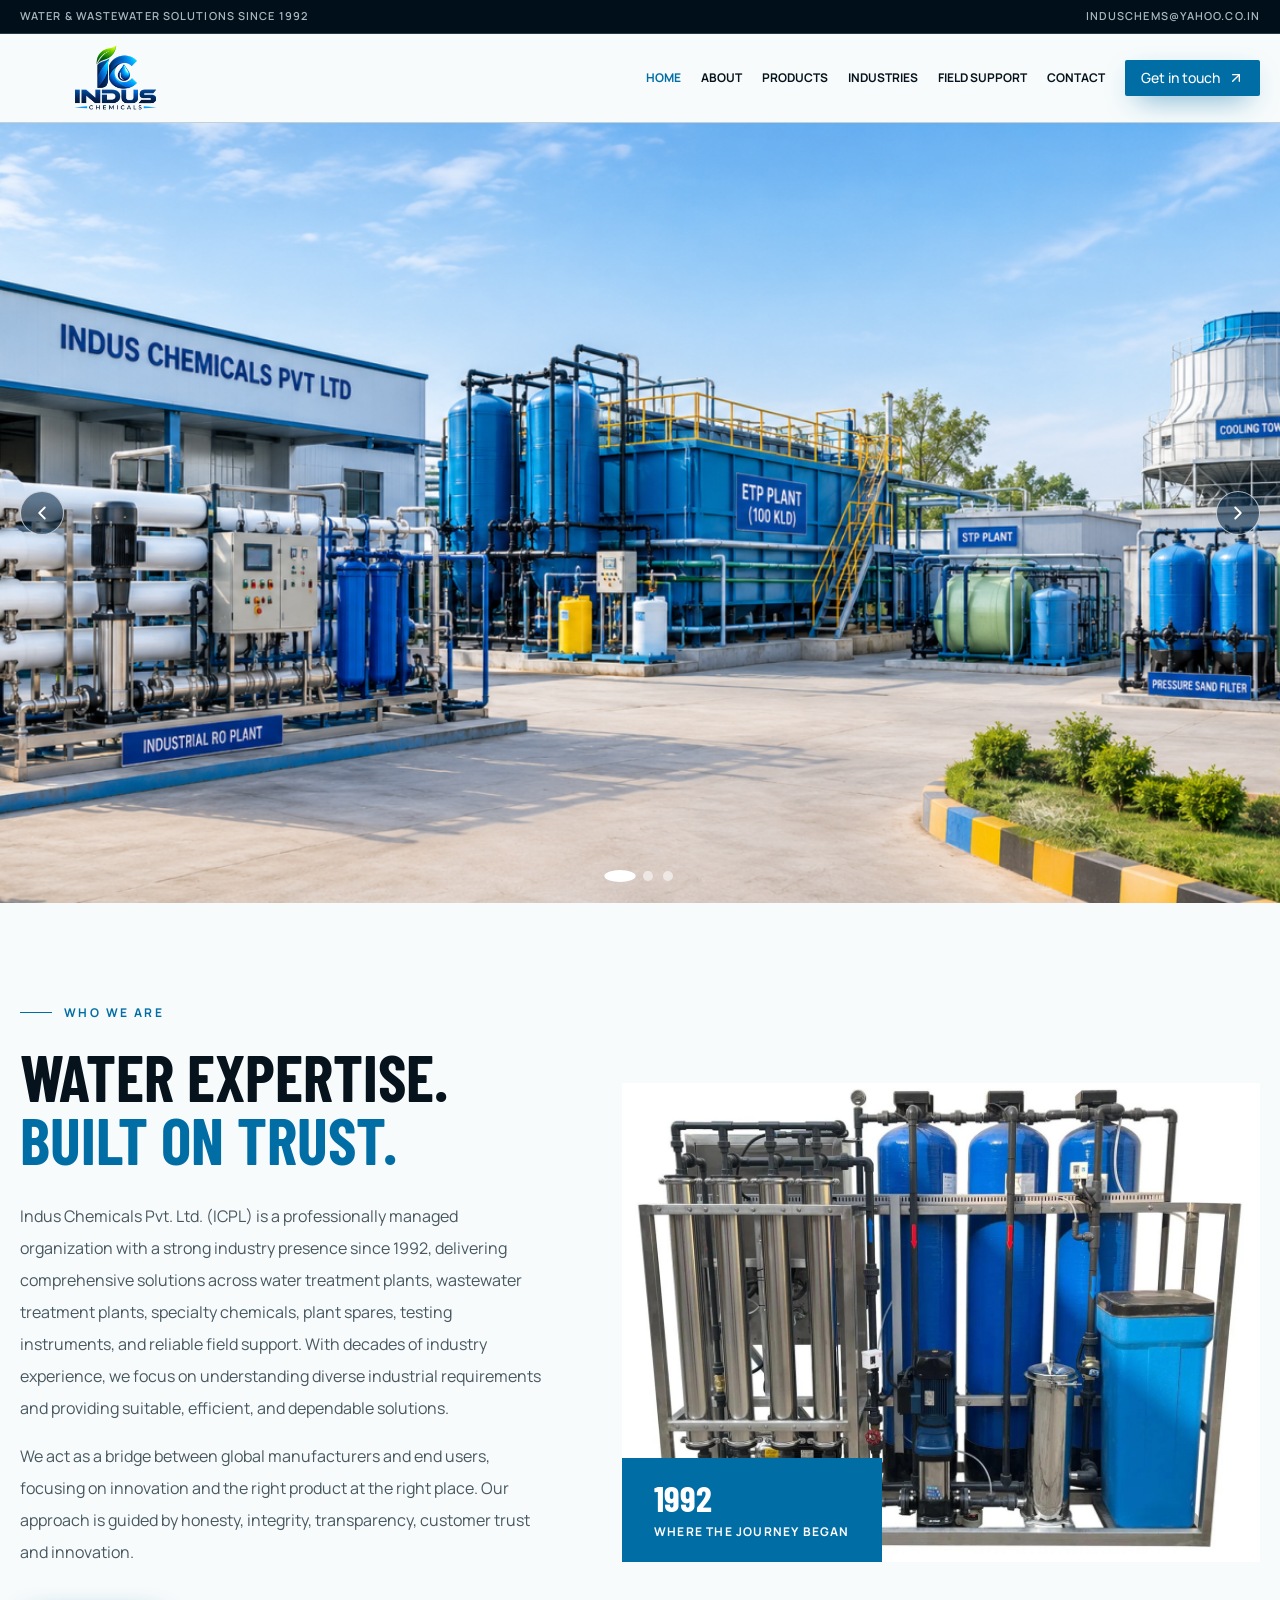
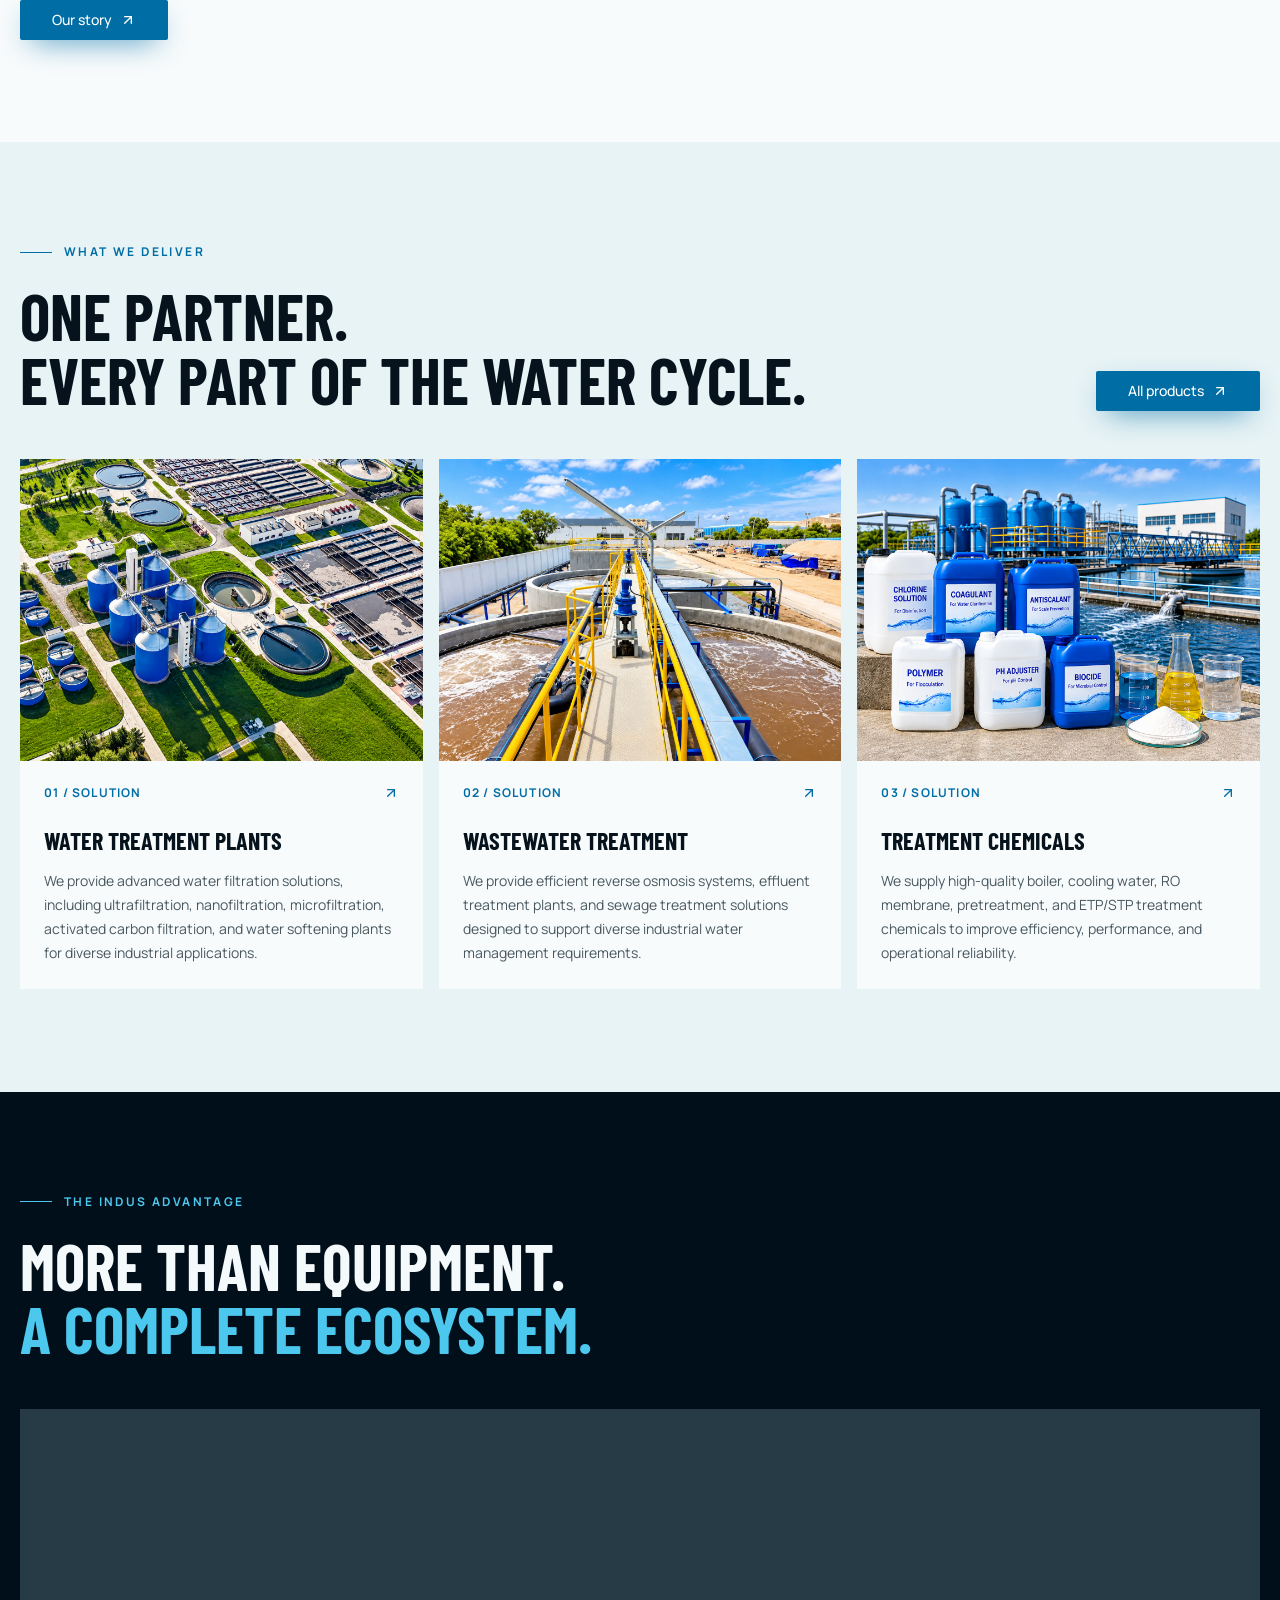
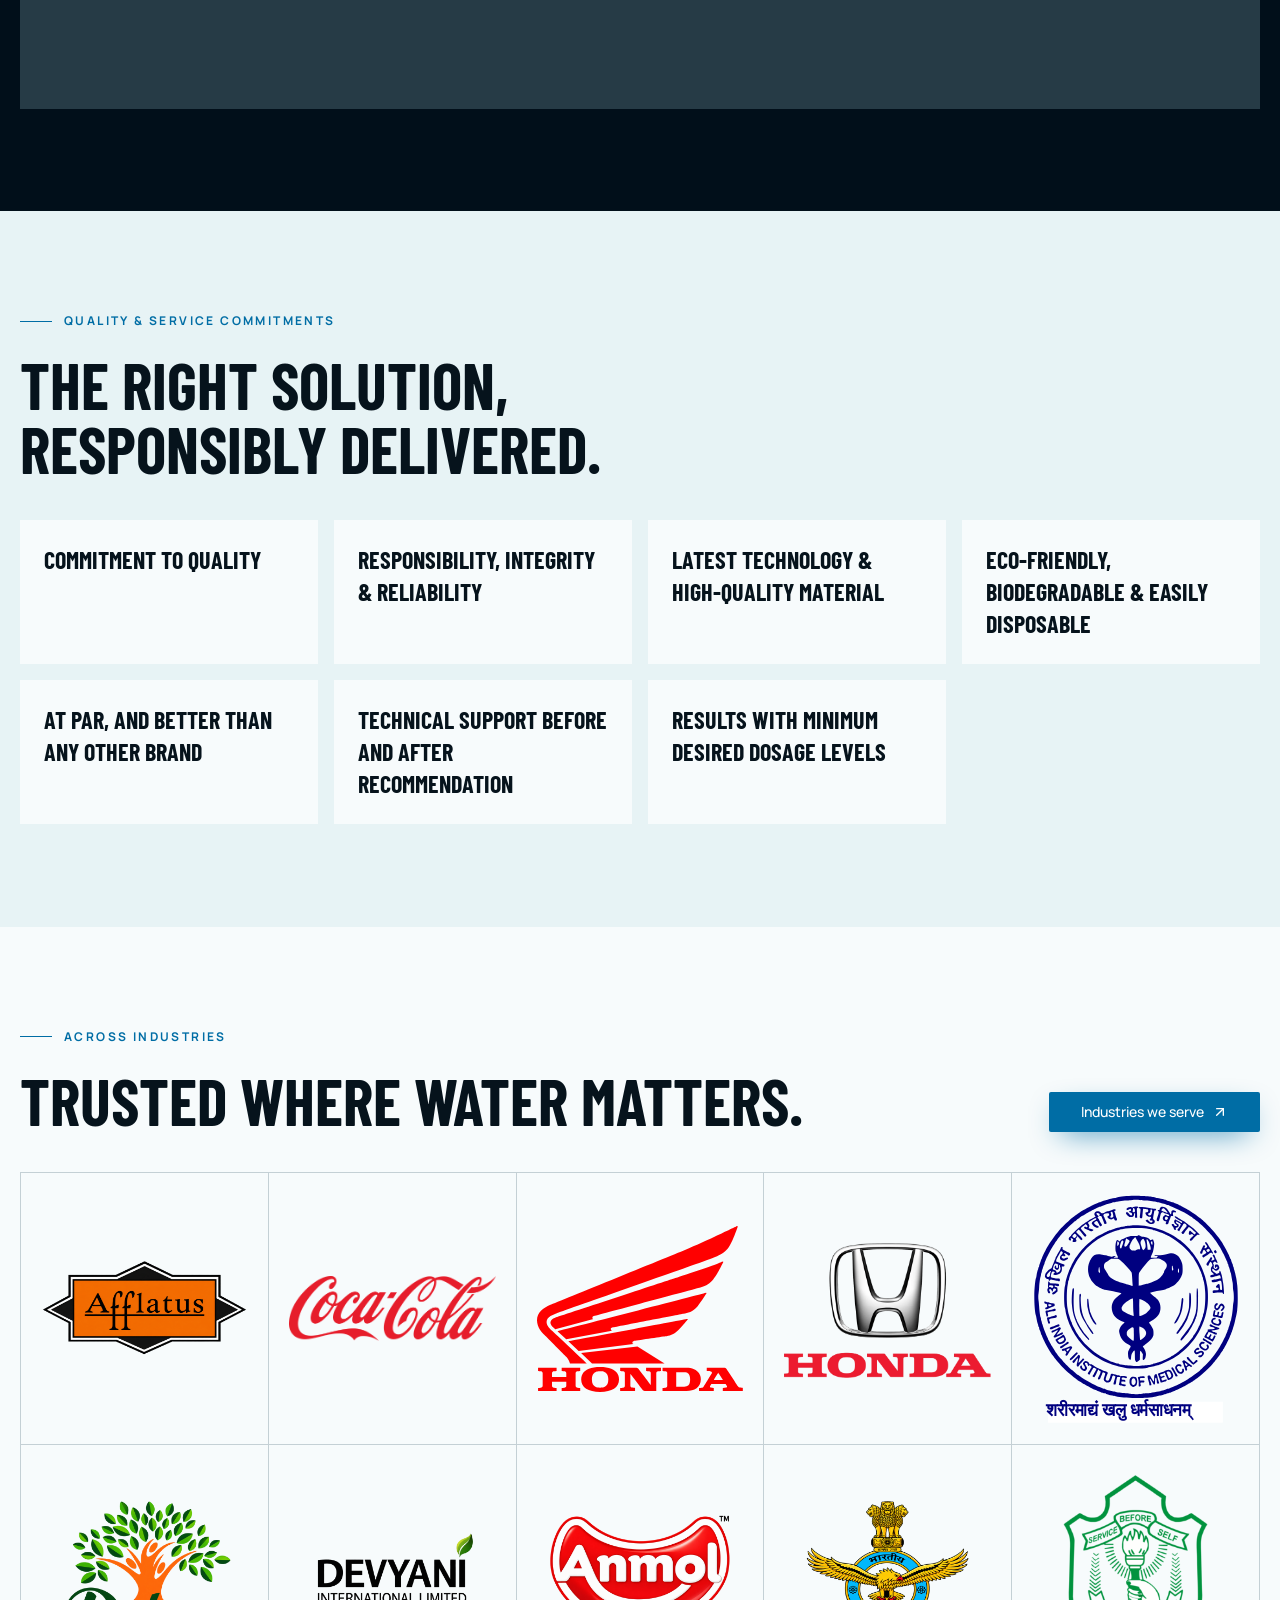
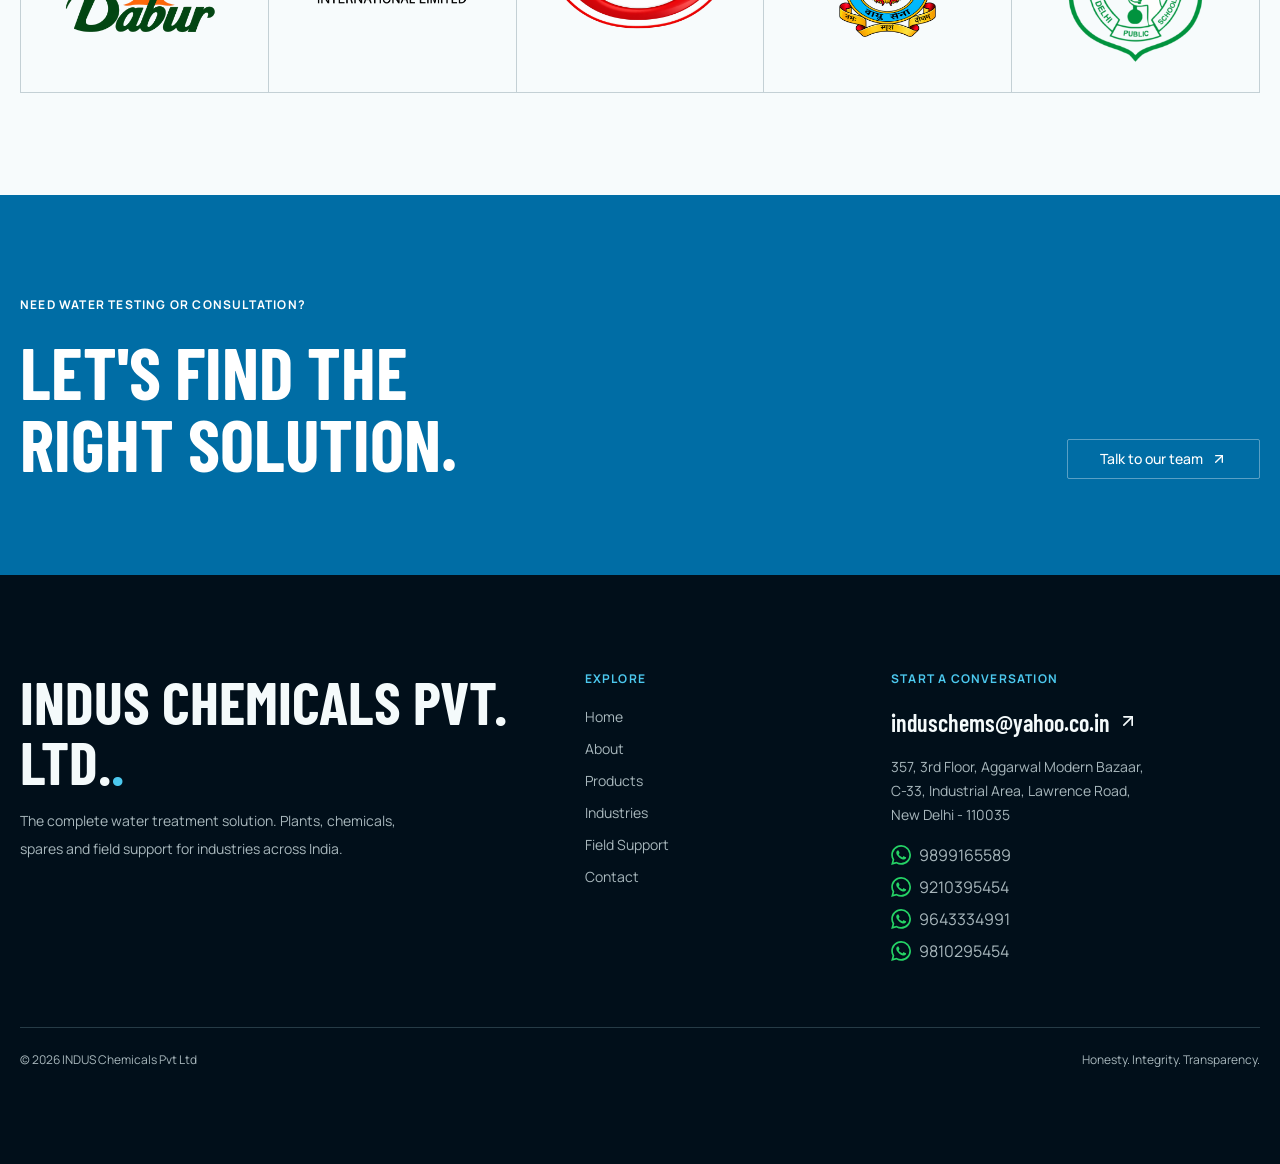
<file: index.html>
<!DOCTYPE html>
<html lang="en">

<head>
    <meta charset="utf-8" />
    <meta content="width=device-width, initial-scale=1" name="viewport" />
    <link data-precedence="default"
        href="https://fonts.googleapis.com/css2?family=Barlow+Condensed:wght@500;600;700;800&amp;family=Manrope:wght@400;500;600;700&amp;display=swap"
        rel="stylesheet" />
    <title>INDUS Chemicals Pvt Ltd | The Complete Water Treatment Solution</title>
    <meta content="INDUS Chemicals Pvt Ltd" name="author" />
    <meta
        content="INDUS Chemicals provides water and wastewater treatment plants, chemicals, spares and field support across India since 1992."
        name="description" />
    <meta content="INDUS Chemicals | Water Treatment Solutions" property="og:title" />
    <meta content="Complete water and wastewater treatment solutions for industry." property="og:description" />
    <meta content="website" property="og:type" />
    <meta content="summary_large_image" name="twitter:card" />
    <link href="https://fonts.googleapis.com" rel="preconnect" />
    <link crossorigin="anonymous" href="https://fonts.gstatic.com" rel="preconnect" />
    <link href="favicon.png" rel="icon" type="image/png" />
    <link href="styles.css" rel="stylesheet" />
    <script defer src="app.js"></script>

</head>

<body>
    <div class="overflow-x-clip bg-background text-foreground">
        <div class="border-b border-industrial-border bg-industrial text-industrial-muted">
            <div
                class="mx-auto flex max-w-7xl items-center justify-between gap-3 px-5 py-2 text-[11px] font-semibold uppercase tracking-widest">
                <span>Water &amp; wastewater solutions since 1992</span><a
                    class="hidden hover:text-industrial-foreground sm:block"
                    href="mailto:induschems@yahoo.co.in">induschems@yahoo.co.in</a>
            </div>
        </div>
        <header class="sticky top-0 z-50 border-b border-border bg-background/95 backdrop-blur-xl">
            <div class="mx-auto flex h-[76px] max-w-7xl items-center justify-between gap-5 px-5 lg:h-[88px]">
                <a aria-current="page" aria-label="INDUS Chemicals home" class="flex shrink-0 items-center gap-2 active"
                    data-status="active" href="index.html">
                    <img alt="Indus Chemicals Pvt. Ltd." class="site-logo object-contain" src="assets/logo-2.png" /></a>
                <nav aria-label="Main navigation" class="ml-auto hidden items-center gap-5 xl:gap-7 lg:flex">
                    <a aria-current="page" class="nav-link text-primary active" data-status="active"
                        href="index.html">Home</a>
                    <a class="nav-link" href="about.html">About</a>
                    <a class="nav-link" href="products.html">Products</a>
                    <a class="nav-link" href="industries.html">Industries</a>
                    <a class="nav-link" href="support.html">Field Support</a>
                    <a class="nav-link" href="contact.html">Contact</a>
                </nav>
                <div class="flex items-center gap-2"><a
                        class="items-center justify-center gap-2 whitespace-nowrap rounded-md text-sm font-medium cursor-pointer transition-colors focus-visible:outline-none focus-visible:ring-1 focus-visible:ring-ring disabled:pointer-events-none disabled:opacity-50 disabled:cursor-not-allowed [&amp;_svg]:pointer-events-none [&amp;_svg]:size-4 [&amp;_svg]:shrink-0 bg-primary text-primary-foreground shadow-[0_10px_30px_-12px_var(--primary)] hover:bg-primary-strong hover:-translate-y-0.5 h-9 px-4 py-2 hidden sm:inline-flex"
                        href="contact.html">Get in touch <svg aria-hidden="true" class="lucide lucide-arrow-up-right"
                            fill="none" height="24" stroke="currentColor" stroke-linecap="round" stroke-linejoin="round"
                            stroke-width="2" viewBox="0 0 24 24" width="24" xmlns="http://www.w3.org/2000/svg">
                            <path d="M7 7h10v10"></path>
                            <path d="M7 17 17 7"></path>
                        </svg></a><button aria-expanded="false" aria-label="Open menu"
                        class="inline-flex items-center justify-center gap-2 whitespace-nowrap rounded-md text-sm font-medium cursor-pointer transition-colors focus-visible:outline-none focus-visible:ring-1 focus-visible:ring-ring disabled:pointer-events-none disabled:opacity-50 disabled:cursor-not-allowed [&amp;_svg]:pointer-events-none [&amp;_svg]:size-4 [&amp;_svg]:shrink-0 hover:bg-accent hover:text-accent-foreground h-9 w-9 lg:hidden"><svg
                            aria-hidden="true" class="lucide lucide-menu" fill="none" height="24" stroke="currentColor"
                            stroke-linecap="round" stroke-linejoin="round" stroke-width="2" viewBox="0 0 24 24"
                            width="24" xmlns="http://www.w3.org/2000/svg">
                            <path d="M4 5h16"></path>
                            <path d="M4 12h16"></path>
                            <path d="M4 19h16"></path>
                        </svg></button></div>
            </div>
        </header>
        <main><!--$-->

            <section
                class="hero-section relative isolate flex min-h-[min(780px,calc(100svh-6rem))] items-end overflow-hidden bg-industrial text-industrial-foreground">

                <div class="hero-slides absolute inset-0" id="hero-slider" aria-label="INDUS Chemicals banner images">

                    <!-- Slide 1 -->
                    <picture class="hero-slide is-active">
                        <source media="(max-width: 767px)" srcset="assets/mobile-1.png">
                        <img src="assets/plant-campus.png" alt="INDUS Chemicals water treatment facility">
                    </picture>

                    <!-- Slide 2 -->
                    <picture class="hero-slide">
                        <source media="(max-width: 767px)" srcset="assets/mobile-4.png">
                        <img src="assets/banner-2.png" alt="Industrial water treatment plant">
                    </picture>

                    <!-- Slide 3 -->
                    <picture class="hero-slide">
                        <source media="(max-width: 767px)" srcset="assets/mobile-3.png">
                        <img src="assets/BANNER-6.png" alt="Water and wastewater treatment equipment">
                    </picture>

                </div>

                <!-- Previous Button -->
                <button class="hero-slider-control hero-slider-prev" type="button" aria-label="Previous slide">
                    <svg aria-hidden="true" width="22" height="22" viewBox="0 0 24 24" fill="none" stroke="currentColor"
                        stroke-width="2" stroke-linecap="round" stroke-linejoin="round">
                        <path d="m15 18-6-6 6-6"></path>
                    </svg>
                </button>

                <!-- Next Button -->
                <button class="hero-slider-control hero-slider-next" type="button" aria-label="Next slide">
                    <svg aria-hidden="true" width="22" height="22" viewBox="0 0 24 24" fill="none" stroke="currentColor"
                        stroke-width="2" stroke-linecap="round" stroke-linejoin="round">
                        <path d="m9 18 6-6-6-6"></path>
                    </svg>
                </button>

                <!-- Slider Dots -->
                <div class="hero-slider-dots" aria-label="Choose banner slide">
                    <button class="hero-slider-dot" type="button" aria-label="Show slide 1"
                        aria-current="true"></button>
                    <button class="hero-slider-dot" type="button" aria-label="Show slide 2"
                        aria-current="false"></button>
                    <button class="hero-slider-dot" type="button" aria-label="Show slide 3"
                        aria-current="false"></button>
                </div>

            </section>

            <section class="section-space">
                <div class="mx-auto grid max-w-7xl items-center gap-12 px-5 lg:grid-cols-[.9fr_1.1fr] lg:gap-20">
                    <div class="" data-reveal="true">
                        <div class="flex items-center gap-3 text-xs font-bold uppercase tracking-[0.2em] text-primary">
                            <span class="h-px w-8 bg-current"></span>Who we are
                        </div>
                        <h2 class="section-title mt-6">Water expertise.<br /><span class="text-primary">Built on
                                trust.</span></h2>
                        <p class="mt-7 text-base leading-8 text-muted-foreground">Indus Chemicals Pvt. Ltd. (ICPL) is a
                            professionally managed organization with a strong industry presence since 1992, delivering
                            comprehensive solutions across water treatment plants, wastewater treatment plants,
                            specialty chemicals, plant spares, testing instruments, and reliable field support. With
                            decades of industry experience, we focus on understanding diverse industrial requirements
                            and providing suitable, efficient, and dependable solutions.
                        </p>
                        <p class="mt-4 leading-8 text-muted-foreground">We act as a bridge between global manufacturers
                            and
                            end users, focusing on innovation and the right product at the right place. Our approach is
                            guided by honesty, integrity, transparency, customer trust and innovation.</p><a
                            class="inline-flex items-center justify-center gap-2 whitespace-nowrap text-sm font-medium cursor-pointer transition-colors focus-visible:outline-none focus-visible:ring-1 focus-visible:ring-ring disabled:pointer-events-none disabled:opacity-50 disabled:cursor-not-allowed [&amp;_svg]:pointer-events-none [&amp;_svg]:size-4 [&amp;_svg]:shrink-0 bg-primary text-primary-foreground shadow-[0_10px_30px_-12px_var(--primary)] hover:bg-primary-strong hover:-translate-y-0.5 h-10 rounded-md px-8 mt-8"
                            href="about.html">Our story <svg aria-hidden="true" class="lucide lucide-arrow-up-right"
                                fill="none" height="24" stroke="currentColor" stroke-linecap="round"
                                stroke-linejoin="round" stroke-width="2" viewBox="0 0 24 24" width="24"
                                xmlns="http://www.w3.org/2000/svg">
                                <path d="M7 7h10v10"></path>
                                <path d="M7 17 17 7"></path>
                            </svg></a>
                    </div>
                    <div class="relative" data-reveal="true"><img alt="Reverse osmosis water treatment system"
                            class="aspect-[4/3] w-full object-cover" loading="lazy" src="assets/ro-system.png" />
                        <div class="absolute bottom-0 left-0 bg-primary px-6 py-5 text-primary-foreground sm:px-8">
                            <strong class="block font-display text-4xl font-bold">1992</strong><span
                                class="text-xs font-bold uppercase tracking-widest">Where the journey began</span>
                        </div>
                    </div>
                </div>
            </section>
            <section class="section-space bg-secondary">
                <div class="mx-auto max-w-7xl px-5">
                    <div class="flex flex-wrap items-end justify-between gap-6" data-reveal="true">
                        <div>
                            <div
                                class="flex items-center gap-3 text-xs font-bold uppercase tracking-[0.2em] text-primary">
                                <span class="h-px w-8 bg-current"></span>What we deliver
                            </div>
                            <h2 class="section-title mt-6">One partner.<br />Every part of the water cycle.</h2>
                        </div><a
                            class="inline-flex items-center justify-center gap-2 whitespace-nowrap text-sm font-medium cursor-pointer transition-colors focus-visible:outline-none focus-visible:ring-1 focus-visible:ring-ring disabled:pointer-events-none disabled:opacity-50 disabled:cursor-not-allowed [&amp;_svg]:pointer-events-none [&amp;_svg]:size-4 [&amp;_svg]:shrink-0 bg-primary text-primary-foreground shadow-[0_10px_30px_-12px_var(--primary)] hover:bg-primary-strong hover:-translate-y-0.5 h-10 rounded-md px-8"
                            href="products.html">All products <svg aria-hidden="true"
                                class="lucide lucide-arrow-up-right" fill="none" height="24" stroke="currentColor"
                                stroke-linecap="round" stroke-linejoin="round" stroke-width="2" viewBox="0 0 24 24"
                                width="24" xmlns="http://www.w3.org/2000/svg">
                                <path d="M7 7h10v10"></path>
                                <path d="M7 17 17 7"></path>
                            </svg></a>
                    </div>
                    <div class="mt-12 grid gap-4 md:grid-cols-3"><a class="group block overflow-hidden bg-background"
                            data-reveal="true" href="products.html">
                            <div class="overflow-hidden"><img alt="Water treatment plants"
                                    class="aspect-[4/3] w-full object-cover transition-transform duration-700 group-hover:scale-105"
                                    loading="lazy" src="assets/product-1.png" /></div>
                            <div class="p-6">
                                <div
                                    class="flex justify-between text-xs font-bold uppercase tracking-widest text-primary">
                                    <span>01<!-- --> / Solution</span><svg aria-hidden="true"
                                        class="lucide lucide-arrow-up-right size-4 transition-transform group-hover:translate-x-1 group-hover:-translate-y-1"
                                        fill="none" height="24" stroke="currentColor" stroke-linecap="round"
                                        stroke-linejoin="round" stroke-width="2" viewBox="0 0 24 24" width="24"
                                        xmlns="http://www.w3.org/2000/svg">
                                        <path d="M7 7h10v10"></path>
                                        <path d="M7 17 17 7"></path>
                                    </svg>
                                </div>
                                <h3 class="mt-6 font-display text-2xl font-bold uppercase">Water treatment plants</h3>
                                <p class="mt-3 text-sm leading-6 text-muted-foreground">We provide advanced water
                                    filtration solutions, including ultrafiltration, nanofiltration, microfiltration,
                                    activated carbon filtration, and water softening plants for diverse industrial
                                    applications.</p>
                            </div>
                        </a><a class="group block overflow-hidden bg-background" data-reveal="true"
                            href="products.html">
                            <div class="overflow-hidden"><img alt="Wastewater treatment"
                                    class="aspect-[4/3] w-full object-cover transition-transform duration-700 group-hover:scale-105"
                                    loading="lazy" src="assets/product-2.png" /></div>
                            <div class="p-6">
                                <div
                                    class="flex justify-between text-xs font-bold uppercase tracking-widest text-primary">
                                    <span>02<!-- --> / Solution</span><svg aria-hidden="true"
                                        class="lucide lucide-arrow-up-right size-4 transition-transform group-hover:translate-x-1 group-hover:-translate-y-1"
                                        fill="none" height="24" stroke="currentColor" stroke-linecap="round"
                                        stroke-linejoin="round" stroke-width="2" viewBox="0 0 24 24" width="24"
                                        xmlns="http://www.w3.org/2000/svg">
                                        <path d="M7 7h10v10"></path>
                                        <path d="M7 17 17 7"></path>
                                    </svg>
                                </div>
                                <h3 class="mt-6 font-display text-2xl font-bold uppercase">Wastewater treatment</h3>
                                <p class="mt-3 text-sm leading-6 text-muted-foreground">We provide efficient reverse
                                    osmosis systems, effluent treatment plants, and sewage treatment solutions designed
                                    to support diverse industrial water management requirements.</p>
                            </div>
                        </a><a class="group block overflow-hidden bg-background" data-reveal="true"
                            href="products.html">
                            <div class="overflow-hidden"><img alt="Treatment chemicals"
                                    class="aspect-[4/3] w-full object-cover transition-transform duration-700 group-hover:scale-105"
                                    loading="lazy" src="assets/product-3.png" /></div>
                            <div class="p-6">
                                <div
                                    class="flex justify-between text-xs font-bold uppercase tracking-widest text-primary">
                                    <span>03<!-- --> / Solution</span><svg aria-hidden="true"
                                        class="lucide lucide-arrow-up-right size-4 transition-transform group-hover:translate-x-1 group-hover:-translate-y-1"
                                        fill="none" height="24" stroke="currentColor" stroke-linecap="round"
                                        stroke-linejoin="round" stroke-width="2" viewBox="0 0 24 24" width="24"
                                        xmlns="http://www.w3.org/2000/svg">
                                        <path d="M7 7h10v10"></path>
                                        <path d="M7 17 17 7"></path>
                                    </svg>
                                </div>
                                <h3 class="mt-6 font-display text-2xl font-bold uppercase">Treatment chemicals</h3>
                                <p class="mt-3 text-sm leading-6 text-muted-foreground">We supply high-quality boiler,
                                    cooling water, RO membrane, pretreatment, and ETP/STP treatment chemicals to improve
                                    efficiency, performance, and operational reliability.</p>
                            </div>
                        </a></div>
                </div>
            </section>
            <section class="section-space bg-industrial text-industrial-foreground">
                <div class="mx-auto max-w-7xl px-5">
                    <div class="flex items-center gap-3 text-xs font-bold uppercase tracking-[0.2em] text-primary-soft">
                        <span class="h-px w-8 bg-current"></span>The INDUS advantage
                    </div>
                    <h2 class="section-title mt-6 max-w-3xl">More than equipment.<br /><span class="text-primary-soft">A
                            complete ecosystem.</span></h2>
                    <div class="mt-12 grid gap-px bg-industrial-border sm:grid-cols-2 lg:grid-cols-4">
                        <div class="group bg-industrial p-7 transition-colors hover:bg-primary-strong"
                            data-reveal="true"><svg aria-hidden="true"
                                class="lucide lucide-droplets size-8 text-primary-soft" fill="none" height="24"
                                stroke="currentColor" stroke-linecap="round" stroke-linejoin="round" stroke-width="1.5"
                                viewBox="0 0 24 24" width="24" xmlns="http://www.w3.org/2000/svg">
                                <path
                                    d="M7 16.3c2.2 0 4-1.83 4-4.05 0-1.16-.57-2.26-1.71-3.19S7.29 6.75 7 5.3c-.29 1.45-1.14 2.84-2.29 3.76S3 11.1 3 12.25c0 2.22 1.8 4.05 4 4.05z">
                                </path>
                                <path
                                    d="M12.56 6.6A10.97 10.97 0 0 0 14 3.02c.5 2.5 2 4.9 4 6.5s3 3.5 3 5.5a6.98 6.98 0 0 1-11.91 4.97">
                                </path>
                            </svg>
                            <h3 class="mt-12 font-display text-2xl font-bold uppercase">Plant design</h3>
                            <p
                                class="mt-3 text-sm leading-6 text-industrial-muted group-hover:text-industrial-foreground">
                                We design customized water and wastewater treatment systems to meet industrial
                                requirements, ensuring efficiency, reliability, and sustainable operations.</p>
                        </div>
                        <div class="group bg-industrial p-7 transition-colors hover:bg-primary-strong"
                            data-reveal="true"><svg aria-hidden="true"
                                class="lucide lucide-flask-conical size-8 text-primary-soft" fill="none" height="24"
                                stroke="currentColor" stroke-linecap="round" stroke-linejoin="round" stroke-width="1.5"
                                viewBox="0 0 24 24" width="24" xmlns="http://www.w3.org/2000/svg">
                                <path
                                    d="M14 2v6a2 2 0 0 0 .245.96l5.51 10.08A2 2 0 0 1 18 22H6a2 2 0 0 1-1.755-2.96l5.51-10.08A2 2 0 0 0 10 8V2">
                                </path>
                                <path d="M6.453 15h11.094"></path>
                                <path d="M8.5 2h7"></path>
                            </svg>
                            <h3 class="mt-12 font-display text-2xl font-bold uppercase">Chemistry</h3>
                            <p
                                class="mt-3 text-sm leading-6 text-industrial-muted group-hover:text-industrial-foreground">
                                We provide application-specific treatment chemicals to optimize water quality, improve
                                system performance, and ensure reliable industrial operations.</p>
                        </div>
                        <div class="group bg-industrial p-7 transition-colors hover:bg-primary-strong"
                            data-reveal="true"><svg aria-hidden="true"
                                class="lucide lucide-settings2 lucide-settings-2 size-8 text-primary-soft" fill="none"
                                height="24" stroke="currentColor" stroke-linecap="round" stroke-linejoin="round"
                                stroke-width="1.5" viewBox="0 0 24 24" width="24" xmlns="http://www.w3.org/2000/svg">
                                <path d="M14 17H5"></path>
                                <path d="M19 7h-9"></path>
                                <circle cx="17" cy="17" r="3"></circle>
                                <circle cx="7" cy="7" r="3"></circle>
                            </svg>
                            <h3 class="mt-12 font-display text-2xl font-bold uppercase">Spares</h3>
                            <p
                                class="mt-3 text-sm leading-6 text-industrial-muted group-hover:text-industrial-foreground">
                                We supply essential components and advanced testing instruments to ensure accurate
                                monitoring, reliable performance, and efficient industrial water treatment operations.
                            </p>
                        </div>
                        <div class="group bg-industrial p-7 transition-colors hover:bg-primary-strong"
                            data-reveal="true"><svg aria-hidden="true"
                                class="lucide lucide-wrench size-8 text-primary-soft" fill="none" height="24"
                                stroke="currentColor" stroke-linecap="round" stroke-linejoin="round" stroke-width="1.5"
                                viewBox="0 0 24 24" width="24" xmlns="http://www.w3.org/2000/svg">
                                <path
                                    d="M14.7 6.3a1 1 0 0 0 0 1.4l1.6 1.6a1 1 0 0 0 1.4 0l3.106-3.105c.32-.322.863-.22.983.218a6 6 0 0 1-8.259 7.057l-7.91 7.91a1 1 0 0 1-2.999-3l7.91-7.91a6 6 0 0 1 7.057-8.259c.438.12.54.662.219.984z">
                                </path>
                            </svg>
                            <h3 class="mt-12 font-display text-2xl font-bold uppercase">Field support</h3>
                            <p
                                class="mt-3 text-sm leading-6 text-industrial-muted group-hover:text-industrial-foreground">
                                We provide reliable field support, troubleshooting, AMC, and OMC services to ensure
                                smooth operations and minimize downtime.</p>
                        </div>
                    </div>
                </div>
            </section>
            <section class="section-space bg-secondary">
                <div class="mx-auto max-w-7xl px-5">
                    <div class="flex items-center gap-3 text-xs font-bold uppercase tracking-[0.2em] text-primary">
                        <span class="h-px w-8 bg-current"></span>Quality &amp; service commitments
                    </div>
                    <h2 class="section-title mt-6 max-w-3xl">The right solution, responsibly delivered.</h2>
                    <div class="mt-10 grid gap-4 sm:grid-cols-2 lg:grid-cols-4">
                        <div class="bg-background p-6" data-reveal="true">
                            <h3 class="font-display text-2xl font-bold uppercase">Commitment to quality</h3>
                        </div>
                        <div class="bg-background p-6" data-reveal="true">
                            <h3 class="font-display text-2xl font-bold uppercase">Responsibility, integrity &amp;
                                reliability</h3>
                        </div>
                        <div class="bg-background p-6" data-reveal="true">
                            <h3 class="font-display text-2xl font-bold uppercase">Latest technology &amp; high-quality
                                material</h3>
                        </div>
                        <div class="bg-background p-6" data-reveal="true">
                            <h3 class="font-display text-2xl font-bold uppercase">Eco-friendly, biodegradable &amp;
                                easily disposable</h3>
                        </div>
                        <div class="bg-background p-6" data-reveal="true">
                            <h3 class="font-display text-2xl font-bold uppercase">At par, and better than any other
                                brand</h3>
                        </div>
                        <div class="bg-background p-6" data-reveal="true">
                            <h3 class="font-display text-2xl font-bold uppercase">Technical support before and after
                                recommendation</h3>
                        </div>
                        <div class="bg-background p-6" data-reveal="true">
                            <h3 class="font-display text-2xl font-bold uppercase">Results with minimum desired dosage
                                levels</h3>
                        </div>
                    </div>
                </div>
            </section>
            <section class="section-space">
                <div class="mx-auto max-w-7xl px-5">
                    <div class="flex items-center gap-3 text-xs font-bold uppercase tracking-[0.2em] text-primary"><span
                            class="h-px w-8 bg-current"></span>Across industries</div>
                    <div class="mt-6 flex flex-wrap items-end justify-between gap-6">
                        <h2 class="section-title">Trusted where water matters.</h2><a
                            class="inline-flex items-center justify-center gap-2 whitespace-nowrap text-sm font-medium cursor-pointer transition-colors focus-visible:outline-none focus-visible:ring-1 focus-visible:ring-ring disabled:pointer-events-none disabled:opacity-50 disabled:cursor-not-allowed [&amp;_svg]:pointer-events-none [&amp;_svg]:size-4 [&amp;_svg]:shrink-0 bg-primary text-primary-foreground shadow-[0_10px_30px_-12px_var(--primary)] hover:bg-primary-strong hover:-translate-y-0.5 h-10 rounded-md px-8"
                            href="industries.html">Industries we serve <svg aria-hidden="true"
                                class="lucide lucide-arrow-up-right" fill="none" height="24" stroke="currentColor"
                                stroke-linecap="round" stroke-linejoin="round" stroke-width="2" viewBox="0 0 24 24"
                                width="24" xmlns="http://www.w3.org/2000/svg">
                                <path d="M7 7h10v10"></path>
                                <path d="M7 17 17 7"></path>
                            </svg></a>
                    </div>
                    <div class="mt-10 grid grid-cols-2 border-l border-t border-border sm:grid-cols-3 lg:grid-cols-5">

                        <!-- Afflatus Gravures -->
                        <div
                            class="flex min-h-28 items-center justify-center border-b border-r border-border p-5 transition-colors hover:bg-secondary">
                            <img src="./assets/logo/1.png" alt="Afflatus Gravures Pvt. Ltd. Logo"
                                class="h-auto max-h-16 w-full max-w-[180px] object-contain" loading="lazy" />
                        </div>

                        <!-- Air Force Station -->
                        <div
                            class="flex min-h-28 items-center justify-center border-b border-r border-border p-5 transition-colors hover:bg-secondary">
                            <img src="./assets/logo/logo-12.webp" alt="Air Force Station New Delhi Logo"
                                class="h-auto max-h-16 w-full max-w-[180px] object-contain" loading="lazy" />
                        </div>

                        <!-- Anmol Bakers -->
                        <div
                            class="flex min-h-28 items-center justify-center border-b border-r border-border p-5 transition-colors hover:bg-secondary">
                            <img src="./assets/logo/logo-13.svg" alt="Anmol Bakers Ltd. Logo"
                                class="h-auto max-h-16 w-full max-w-[180px] object-contain" loading="lazy" />
                        </div>

                        <!-- Apollo Tyres -->
                        <div
                            class="flex min-h-28 items-center justify-center border-b border-r border-border p-5 transition-colors hover:bg-secondary">
                            <img src="./assets/logo/logo-14.png" alt="Apollo Tyres Logo"
                                class="h-auto max-h-16 w-full max-w-[180px] object-contain" loading="lazy" />
                        </div>

                        <!-- Ashok Leyland -->
                        <div
                            class="flex min-h-28 items-center justify-center border-b border-r border-border p-5 transition-colors hover:bg-secondary">
                            <img src="./assets/logo/logo-15.svg" alt="Ashok Leyland Logo"
                                class="h-auto max-h-16 w-full max-w-[180px] object-contain" loading="lazy" />
                        </div>

                        <!-- Bajaj Auto -->
                        <div
                            class="flex min-h-28 items-center justify-center border-b border-r border-border p-5 transition-colors hover:bg-secondary">
                            <img src="./assets/logo/6.png" alt="Bajaj Auto Ltd. Logo"
                                class="h-auto max-h-16 w-full max-w-[180px] object-contain" loading="lazy" />
                        </div>

                        <!-- Britannia Industries -->
                        <div
                            class="flex min-h-28 items-center justify-center border-b border-r border-border p-5 transition-colors hover:bg-secondary">
                            <img src="./assets/logo/7.png" alt="Britannia Industries Ltd. Logo"
                                class="h-auto max-h-16 w-full max-w-[180px] object-contain" loading="lazy" />
                        </div>

                        <!-- Dabur India -->
                        <div
                            class="flex min-h-28 items-center justify-center border-b border-r border-border p-5 transition-colors hover:bg-secondary">
                            <img src="./assets/logo/8.png" alt="Dabur India Ltd. Logo"
                                class="h-auto max-h-16 w-full max-w-[180px] object-contain" loading="lazy" />
                        </div>

                        <!-- Delhi Public School -->
                        <div
                            class="flex min-h-28 items-center justify-center border-b border-r border-border p-5 transition-colors hover:bg-secondary">
                            <img src="./assets/logo/9.png" alt="Delhi Public School Gurgaon Logo"
                                class="h-auto max-h-16 w-full max-w-[180px] object-contain" loading="lazy" />
                        </div>

                        <!-- Devyani Beverages Pepsi -->
                        <div
                            class="flex min-h-28 items-center justify-center border-b border-r border-border p-5 transition-colors hover:bg-secondary">
                            <img src="./assets/logo/11.png" alt="Devyani Beverages Pepsi Logo"
                                class="h-auto max-h-16 w-full max-w-[180px] object-contain" loading="lazy" />
                        </div>

                    </div>
                </div>
            </section>
            <section class="bg-primary py-16 text-primary-foreground sm:py-24">
                <div class="mx-auto flex max-w-7xl flex-wrap items-end justify-between gap-8 px-5">
                    <div><span class="text-xs font-bold uppercase tracking-widest">Need water testing or
                            consultation?</span>
                        <h2 class="mt-5 max-w-3xl font-display text-5xl font-bold uppercase leading-none sm:text-7xl">
                            Let's find the<br />right solution.</h2>
                    </div><a
                        class="inline-flex items-center justify-center gap-2 whitespace-nowrap text-sm font-medium cursor-pointer transition-colors focus-visible:outline-none focus-visible:ring-1 focus-visible:ring-ring disabled:pointer-events-none disabled:opacity-50 disabled:cursor-not-allowed [&amp;_svg]:pointer-events-none [&amp;_svg]:size-4 [&amp;_svg]:shrink-0 border border-primary-foreground/35 bg-transparent text-primary-foreground hover:bg-primary-foreground hover:text-primary h-10 rounded-md px-8"
                        href="contact.html">Talk to our team <svg aria-hidden="true"
                            class="lucide lucide-arrow-up-right" fill="none" height="24" stroke="currentColor"
                            stroke-linecap="round" stroke-linejoin="round" stroke-width="2" viewBox="0 0 24 24"
                            width="24" xmlns="http://www.w3.org/2000/svg">
                            <path d="M7 7h10v10"></path>
                            <path d="M7 17 17 7"></path>
                        </svg></a>
                </div>
            </section><!--/$-->
        </main>
        <footer class="bg-industrial text-industrial-foreground">
            <div class="mx-auto max-w-7xl px-5 py-16 sm:py-24">
                <div class="grid gap-12 border-b border-industrial-border pb-16 lg:grid-cols-[1.4fr_.7fr_1fr]">
                    <div>
                        <div class="font-display text-5xl font-bold uppercase sm:text-6xl">INDUS CHEMICALS PVT.
                            LTD.<span class="text-primary-soft">.</span></div>
                        <p class="mt-4 max-w-sm text-sm leading-7 text-industrial-muted">The complete water treatment
                            solution. Plants, chemicals, spares and field support for industries across India.</p>
                    </div>
                    <nav aria-label="Footer navigation">
                        <h2 class="text-xs font-bold uppercase tracking-widest text-primary-soft">Explore</h2>
                        <div class="mt-5 grid gap-3"><a aria-current="page"
                                class="w-fit text-sm text-industrial-muted transition-colors hover:text-industrial-foreground active"
                                data-status="active" href="index.html">Home</a><a
                                class="w-fit text-sm text-industrial-muted transition-colors hover:text-industrial-foreground"
                                href="about.html">About</a><a
                                class="w-fit text-sm text-industrial-muted transition-colors hover:text-industrial-foreground"
                                href="products.html">Products</a><a
                                class="w-fit text-sm text-industrial-muted transition-colors hover:text-industrial-foreground"
                                href="industries.html">Industries</a><a
                                class="w-fit text-sm text-industrial-muted transition-colors hover:text-industrial-foreground"
                                href="support.html">Field Support</a><a
                                class="w-fit text-sm text-industrial-muted transition-colors hover:text-industrial-foreground"
                                href="contact.html">Contact</a></div>
                    </nav>
                    <div>
                        <h2 class="text-xs font-bold uppercase tracking-widest text-primary-soft">Start a conversation
                        </h2><a
                            class="mt-5 flex items-start gap-2 break-all font-display text-2xl font-semibold hover:text-primary-soft"
                            href="mailto:induschems@yahoo.co.in">induschems@yahoo.co.in<svg aria-hidden="true"
                                class="lucide lucide-arrow-up-right mt-1 size-5 shrink-0" fill="none" height="24"
                                stroke="currentColor" stroke-linecap="round" stroke-linejoin="round" stroke-width="2"
                                viewBox="0 0 24 24" width="24" xmlns="http://www.w3.org/2000/svg">
                                <path d="M7 7h10v10"></path>
                                <path d="M7 17 17 7"></path>
                            </svg></a>
                        <p class="mt-4 text-sm leading-6 text-industrial-muted">357, 3rd Floor, Aggarwal Modern
                            Bazaar,<br />
                            C-33, Industrial Area, Lawrence Road,<br />New Delhi - 110035</p>

                        <a class="mt-4 flex items-center gap-2 text-industrial-muted hover:text-industrial-foreground"
                            href="https://wa.me/9899165589" target="_blank" rel="noopener noreferrer">
                            <svg xmlns="http://www.w3.org/2000/svg" width="20" height="20" viewBox="0 0 24 24"
                                fill="#25D366" aria-hidden="true">
                                <path
                                    d="M20.52 3.48A11.78 11.78 0 0 0 12.12 0C5.58 0 .26 5.32.26 11.86c0 2.09.55 4.13 1.59 5.93L.16 24l6.36-1.67a11.85 11.85 0 0 0 5.6 1.42h.01c6.54 0 11.86-5.32 11.86-11.86a11.8 11.8 0 0 0-3.47-8.41ZM12.13 21.7a9.8 9.8 0 0 1-4.99-1.37l-.36-.21-3.77.99 1.01-3.67-.24-.38a9.82 9.82 0 1 1 8.35 4.64Zm5.39-7.35c-.29-.15-1.72-.85-1.99-.95-.27-.1-.46-.15-.65.15-.19.29-.75.95-.92 1.14-.17.19-.34.22-.63.07-.29-.15-1.23-.45-2.35-1.44-.87-.77-1.46-1.72-1.63-2.01-.17-.29-.02-.45.13-.6.13-.13.29-.34.44-.51.15-.17.19-.29.29-.48.1-.19.05-.36-.02-.51-.07-.15-.65-1.57-.89-2.15-.23-.56-.47-.48-.65-.49h-.55c-.19 0-.5.07-.77.36-.27.29-1.01.99-1.01 2.41s1.04 2.79 1.18 2.98c.15.19 2.04 3.12 4.95 4.37.69.3 1.23.48 1.65.61.69.22 1.32.19 1.82.12.55-.08 1.72-.7 1.97-1.38.24-.68.24-1.26.17-1.38-.07-.12-.26-.19-.55-.34Z" />
                            </svg>
                            <span>9899165589</span>
                        </a>

                        <a class="mt-2 flex items-center gap-2 text-industrial-muted hover:text-industrial-foreground"
                            href="https://wa.me/9210395454" target="_blank" rel="noopener noreferrer">
                            <svg xmlns="http://www.w3.org/2000/svg" width="20" height="20" viewBox="0 0 24 24"
                                fill="#25D366" aria-hidden="true">
                                <path
                                    d="M20.52 3.48A11.78 11.78 0 0 0 12.12 0C5.58 0 .26 5.32.26 11.86c0 2.09.55 4.13 1.59 5.93L.16 24l6.36-1.67a11.85 11.85 0 0 0 5.6 1.42h.01c6.54 0 11.86-5.32 11.86-11.86a11.8 11.8 0 0 0-3.47-8.41ZM12.13 21.7a9.8 9.8 0 0 1-4.99-1.37l-.36-.21-3.77.99 1.01-3.67-.24-.38a9.82 9.82 0 1 1 8.35 4.64Zm5.39-7.35c-.29-.15-1.72-.85-1.99-.95-.27-.1-.46-.15-.65.15-.19.29-.75.95-.92 1.14-.17.19-.34.22-.63.07-.29-.15-1.23-.45-2.35-1.44-.87-.77-1.46-1.72-1.63-2.01-.17-.29-.02-.45.13-.6.13-.13.29-.34.44-.51.15-.17.19-.29.29-.48.1-.19.05-.36-.02-.51-.07-.15-.65-1.57-.89-2.15-.23-.56-.47-.48-.65-.49h-.55c-.19 0-.5.07-.77.36-.27.29-1.01.99-1.01 2.41s1.04 2.79 1.18 2.98c.15.19 2.04 3.12 4.95 4.37.69.3 1.23.48 1.65.61.69.22 1.32.19 1.82.12.55-.08 1.72-.7 1.97-1.38.24-.68.24-1.26.17-1.38-.07-.12-.26-.19-.55-.34Z" />
                            </svg>
                            <span>9210395454</span>
                        </a>

                        <a class="mt-2 flex items-center gap-2 text-industrial-muted hover:text-industrial-foreground"
                            href="https://wa.me/9643334991" target="_blank" rel="noopener noreferrer">
                            <svg xmlns="http://www.w3.org/2000/svg" width="20" height="20" viewBox="0 0 24 24"
                                fill="#25D366" aria-hidden="true">
                                <path
                                    d="M20.52 3.48A11.78 11.78 0 0 0 12.12 0C5.58 0 .26 5.32.26 11.86c0 2.09.55 4.13 1.59 5.93L.16 24l6.36-1.67a11.85 11.85 0 0 0 5.6 1.42h.01c6.54 0 11.86-5.32 11.86-11.86a11.8 11.8 0 0 0-3.47-8.41ZM12.13 21.7a9.8 9.8 0 0 1-4.99-1.37l-.36-.21-3.77.99 1.01-3.67-.24-.38a9.82 9.82 0 1 1 8.35 4.64Zm5.39-7.35c-.29-.15-1.72-.85-1.99-.95-.27-.1-.46-.15-.65.15-.19.29-.75.95-.92 1.14-.17.19-.34.22-.63.07-.29-.15-1.23-.45-2.35-1.44-.87-.77-1.46-1.72-1.63-2.01-.17-.29-.02-.45.13-.6.13-.13.29-.34.44-.51.15-.17.19-.29.29-.48.1-.19.05-.36-.02-.51-.07-.15-.65-1.57-.89-2.15-.23-.56-.47-.48-.65-.49h-.55c-.19 0-.5.07-.77.36-.27.29-1.01.99-1.01 2.41s1.04 2.79 1.18 2.98c.15.19 2.04 3.12 4.95 4.37.69.3 1.23.48 1.65.61.69.22 1.32.19 1.82.12.55-.08 1.72-.7 1.97-1.38.24-.68.24-1.26.17-1.38-.07-.12-.26-.19-.55-.34Z" />
                            </svg>
                            <span>9643334991</span>
                        </a>

                        <a class="mt-2 flex items-center gap-2 text-industrial-muted hover:text-industrial-foreground"
                            href="https://wa.me/9810295454" target="_blank" rel="noopener noreferrer">
                            <svg xmlns="http://www.w3.org/2000/svg" width="20" height="20" viewBox="0 0 24 24"
                                fill="#25D366" aria-hidden="true">
                                <path
                                    d="M20.52 3.48A11.78 11.78 0 0 0 12.12 0C5.58 0 .26 5.32.26 11.86c0 2.09.55 4.13 1.59 5.93L.16 24l6.36-1.67a11.85 11.85 0 0 0 5.6 1.42h.01c6.54 0 11.86-5.32 11.86-11.86a11.8 11.8 0 0 0-3.47-8.41ZM12.13 21.7a9.8 9.8 0 0 1-4.99-1.37l-.36-.21-3.77.99 1.01-3.67-.24-.38a9.82 9.82 0 1 1 8.35 4.64Zm5.39-7.35c-.29-.15-1.72-.85-1.99-.95-.27-.1-.46-.15-.65.15-.19.29-.75.95-.92 1.14-.17.19-.34.22-.63.07-.29-.15-1.23-.45-2.35-1.44-.87-.77-1.46-1.72-1.63-2.01-.17-.29-.02-.45.13-.6.13-.17.29-.34.44-.51.15-.17.19-.29.29-.48.1-.19.05-.36-.02-.51-.07-.15-.65-1.57-.89-2.15-.23-.56-.47-.48-.65-.49h-.55c-.19 0-.5.07-.77.36-.27.29-1.01.99-1.01 2.41s1.04 2.79 1.18 2.98c.15.19 2.04 3.12 4.95 4.37.69.3 1.23.48 1.65.61.69.22 1.32.19 1.82.12.55-.08 1.72-.7 1.97-1.38.24-.68.24-1.26.17-1.38Z" />
                            </svg>
                            <span>9810295454</span>
                        </a>

                    </div>
                </div>
                <div class="flex flex-wrap justify-between gap-3 pt-6 text-xs text-industrial-muted"><span>©
                        <!-- -->2026<!-- --> INDUS Chemicals Pvt Ltd</span><span>Honesty. Integrity.
                        Transparency.</span></div>
            </div>
        </footer>
    </div>

    <script>
        (function () {
            const slider = document.getElementById('hero-slider');
            if (!slider) return;

            const slides = Array.from(slider.querySelectorAll('.hero-slide'));
            const section = slider.closest('section');
            const dots = Array.from(section.querySelectorAll('.hero-slider-dot'));
            const previousButton = section.querySelector('.hero-slider-prev');
            const nextButton = section.querySelector('.hero-slider-next');
            if (!slides.length) return;

            let currentIndex = 0;
            let autoplayTimer;

            function showSlide(index) {
                currentIndex = (index + slides.length) % slides.length;
                slides.forEach((slide, i) => {
                    slide.classList.toggle('is-active', i === currentIndex);
                    slide.setAttribute('aria-hidden', i === currentIndex ? 'false' : 'true');
                });
                dots.forEach((dot, i) => {
                    dot.setAttribute('aria-current', i === currentIndex ? 'true' : 'false');
                });
            }

            function startAutoplay() {
                window.clearInterval(autoplayTimer);
                autoplayTimer = window.setInterval(() => showSlide(currentIndex + 1), 5000);
            }

            previousButton?.addEventListener('click', () => {
                showSlide(currentIndex - 1);
                startAutoplay();
            });

            nextButton?.addEventListener('click', () => {
                showSlide(currentIndex + 1);
                startAutoplay();
            });

            dots.forEach((dot, index) => {
                dot.addEventListener('click', () => {
                    showSlide(index);
                    startAutoplay();
                });
            });

            section.addEventListener('mouseenter', () => window.clearInterval(autoplayTimer));
            section.addEventListener('mouseleave', startAutoplay);
            section.addEventListener('focusin', () => window.clearInterval(autoplayTimer));
            section.addEventListener('focusout', startAutoplay);

            showSlide(0);
            startAutoplay();
        })();



        document.addEventListener("DOMContentLoaded", () => {
            const slider = document.getElementById("hero-slider");

            if (!slider) return;

            const slides = Array.from(
                slider.querySelectorAll(".hero-slide")
            );

            const dots = Array.from(
                document.querySelectorAll(".hero-slider-dot")
            );

            const prevButton = document.querySelector(".hero-slider-prev");
            const nextButton = document.querySelector(".hero-slider-next");

            let currentIndex = 0;
            let autoplay;

            function showSlide(index) {
                currentIndex = (index + slides.length) % slides.length;

                slides.forEach((slide, i) => {
                    slide.classList.toggle("is-active", i === currentIndex);
                });

                dots.forEach((dot, i) => {
                    dot.setAttribute(
                        "aria-current",
                        i === currentIndex ? "true" : "false"
                    );
                });
            }

            function nextSlide() {
                showSlide(currentIndex + 1);
            }

            function prevSlide() {
                showSlide(currentIndex - 1);
            }

            function startAutoplay() {
                clearInterval(autoplay);
                autoplay = setInterval(nextSlide, 5000);
            }

            nextButton?.addEventListener("click", () => {
                nextSlide();
                startAutoplay();
            });

            prevButton?.addEventListener("click", () => {
                prevSlide();
                startAutoplay();
            });

            dots.forEach((dot, index) => {
                dot.addEventListener("click", () => {
                    showSlide(index);
                    startAutoplay();
                });
            });

            showSlide(0);
            startAutoplay();
        });

    </script>

</body>

</html>
</file>
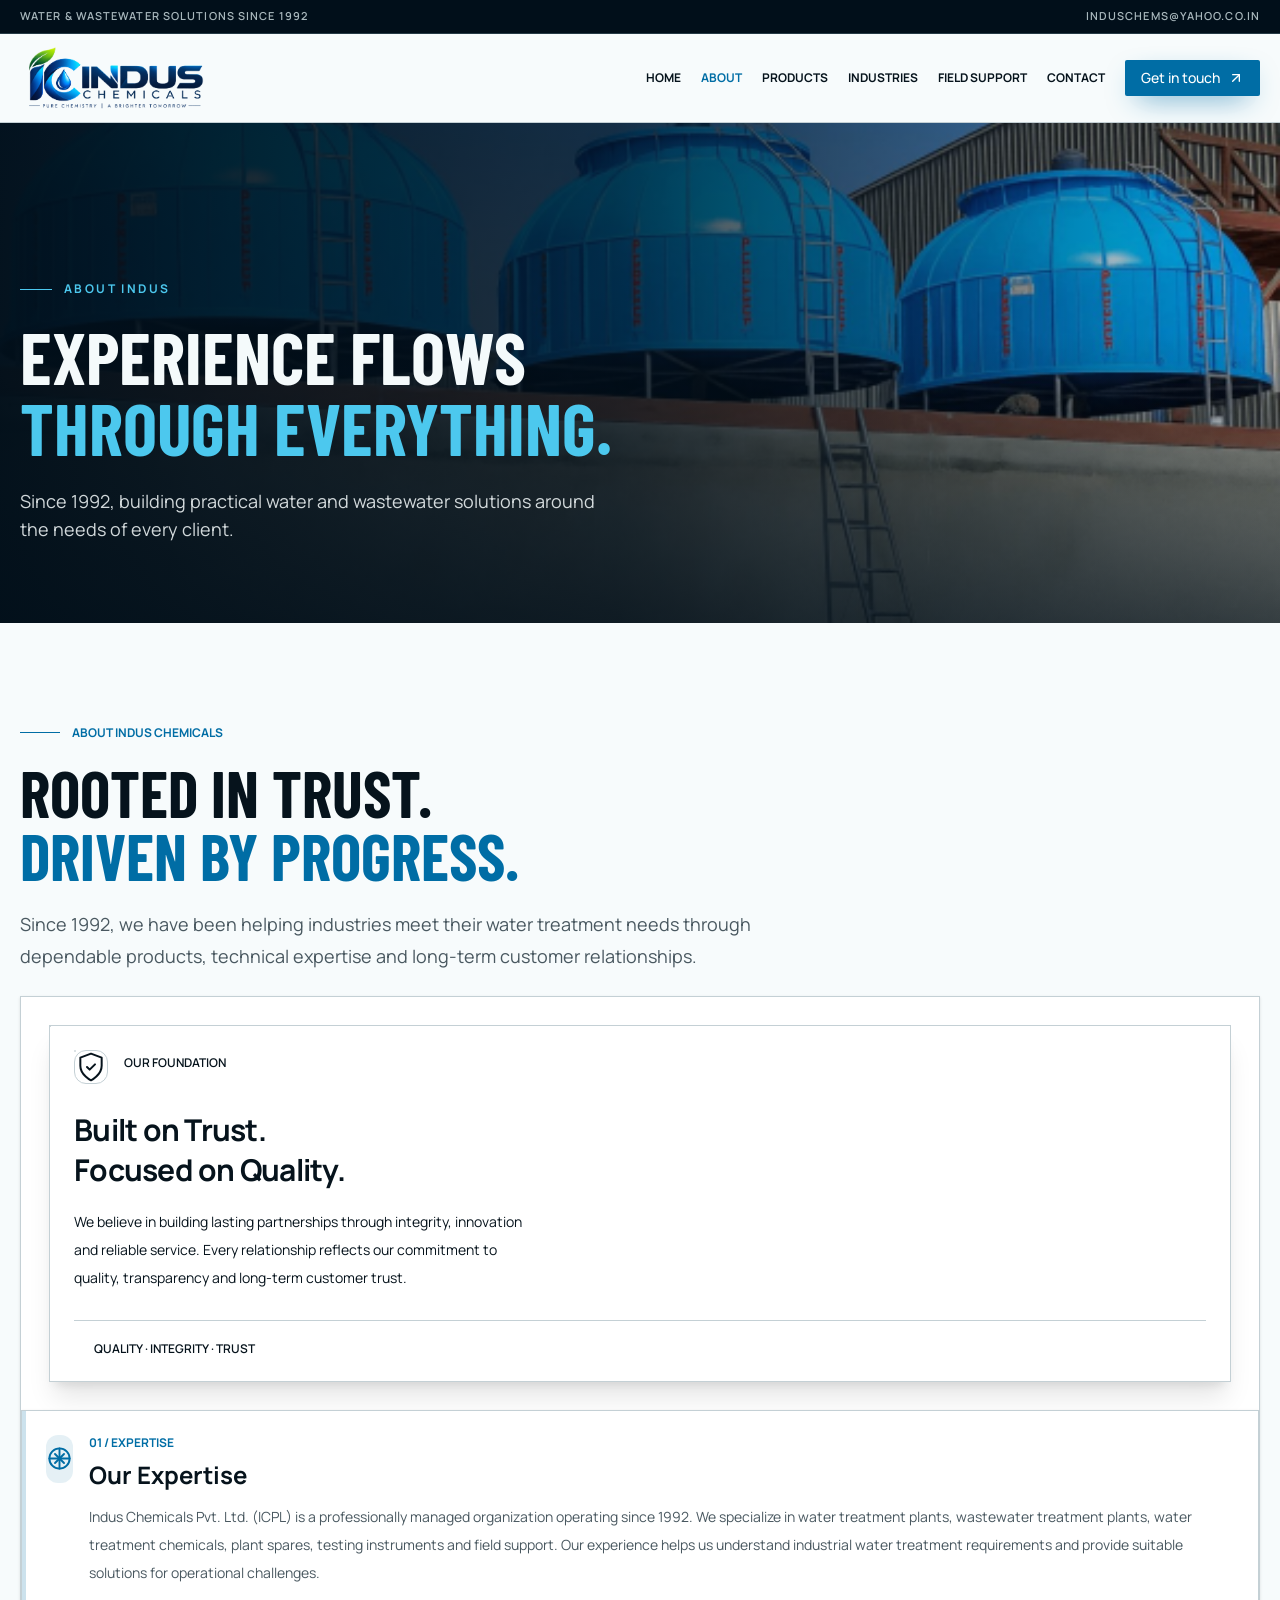
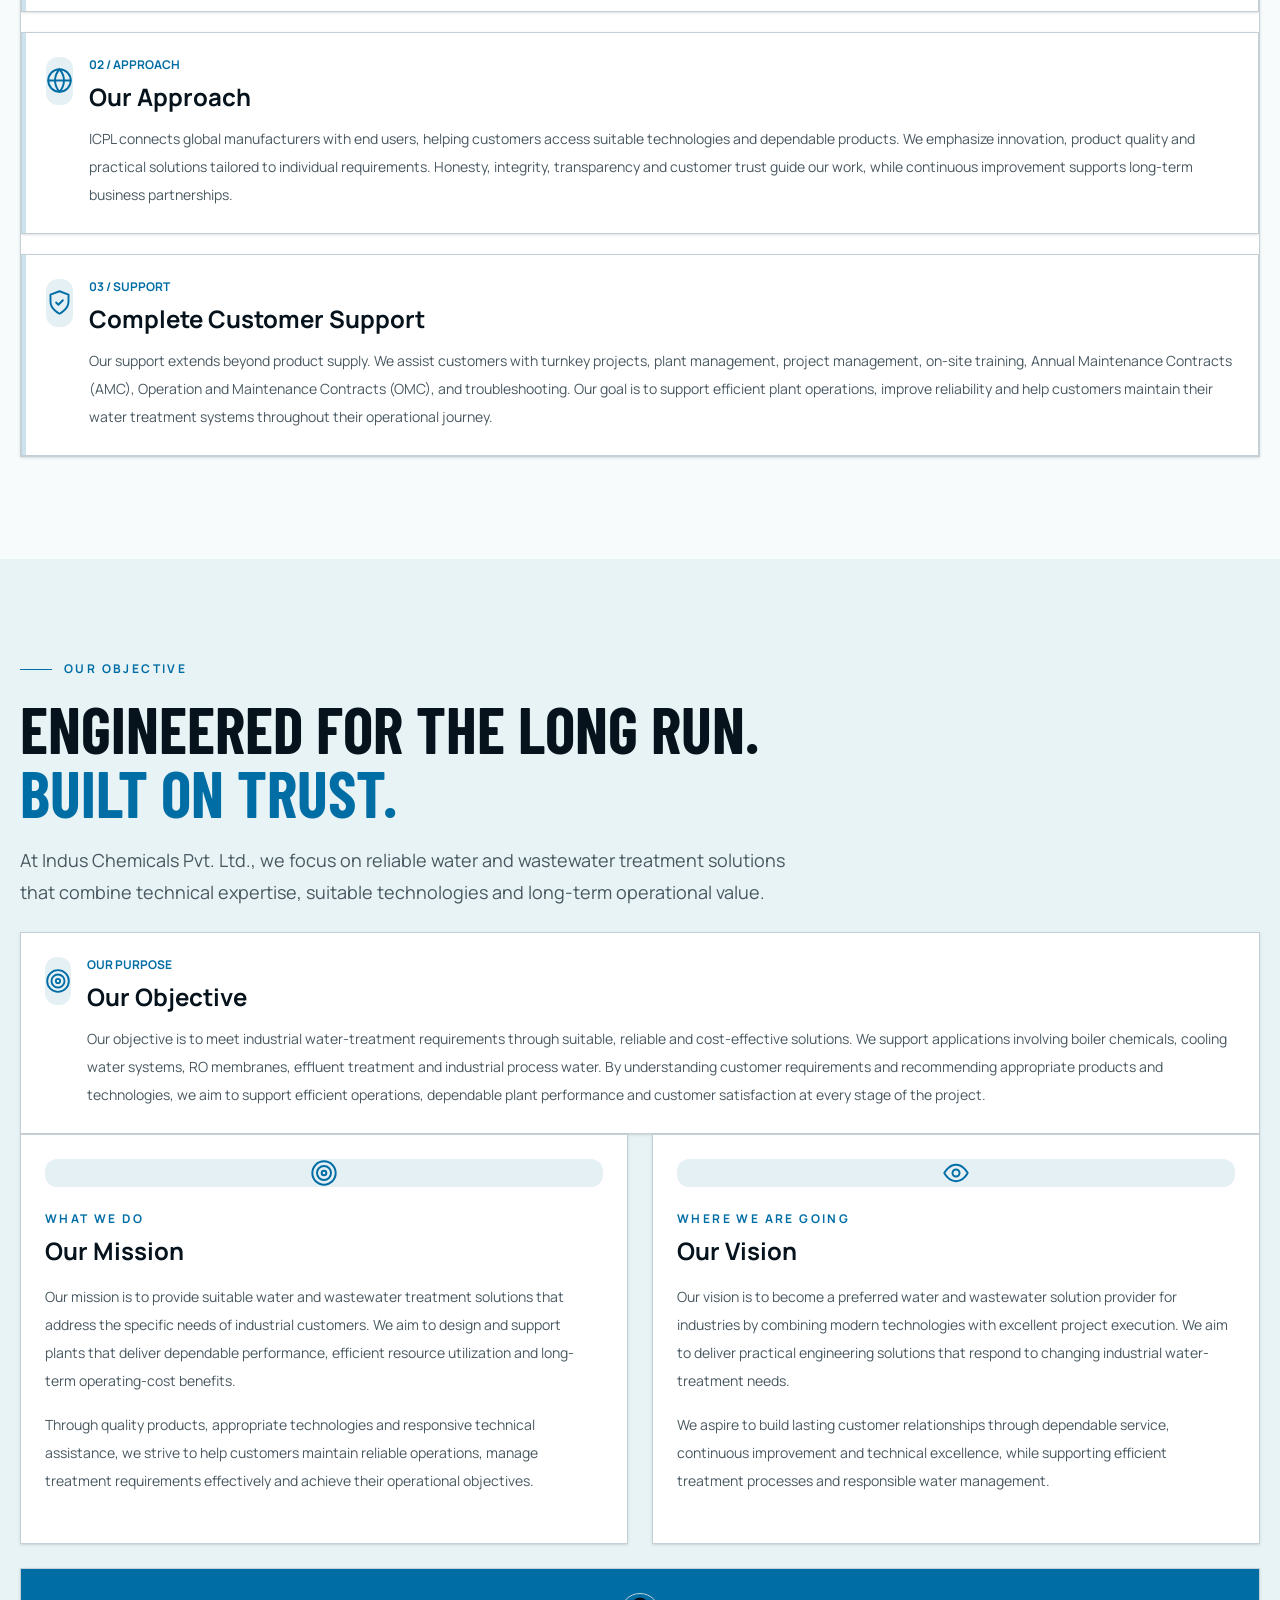
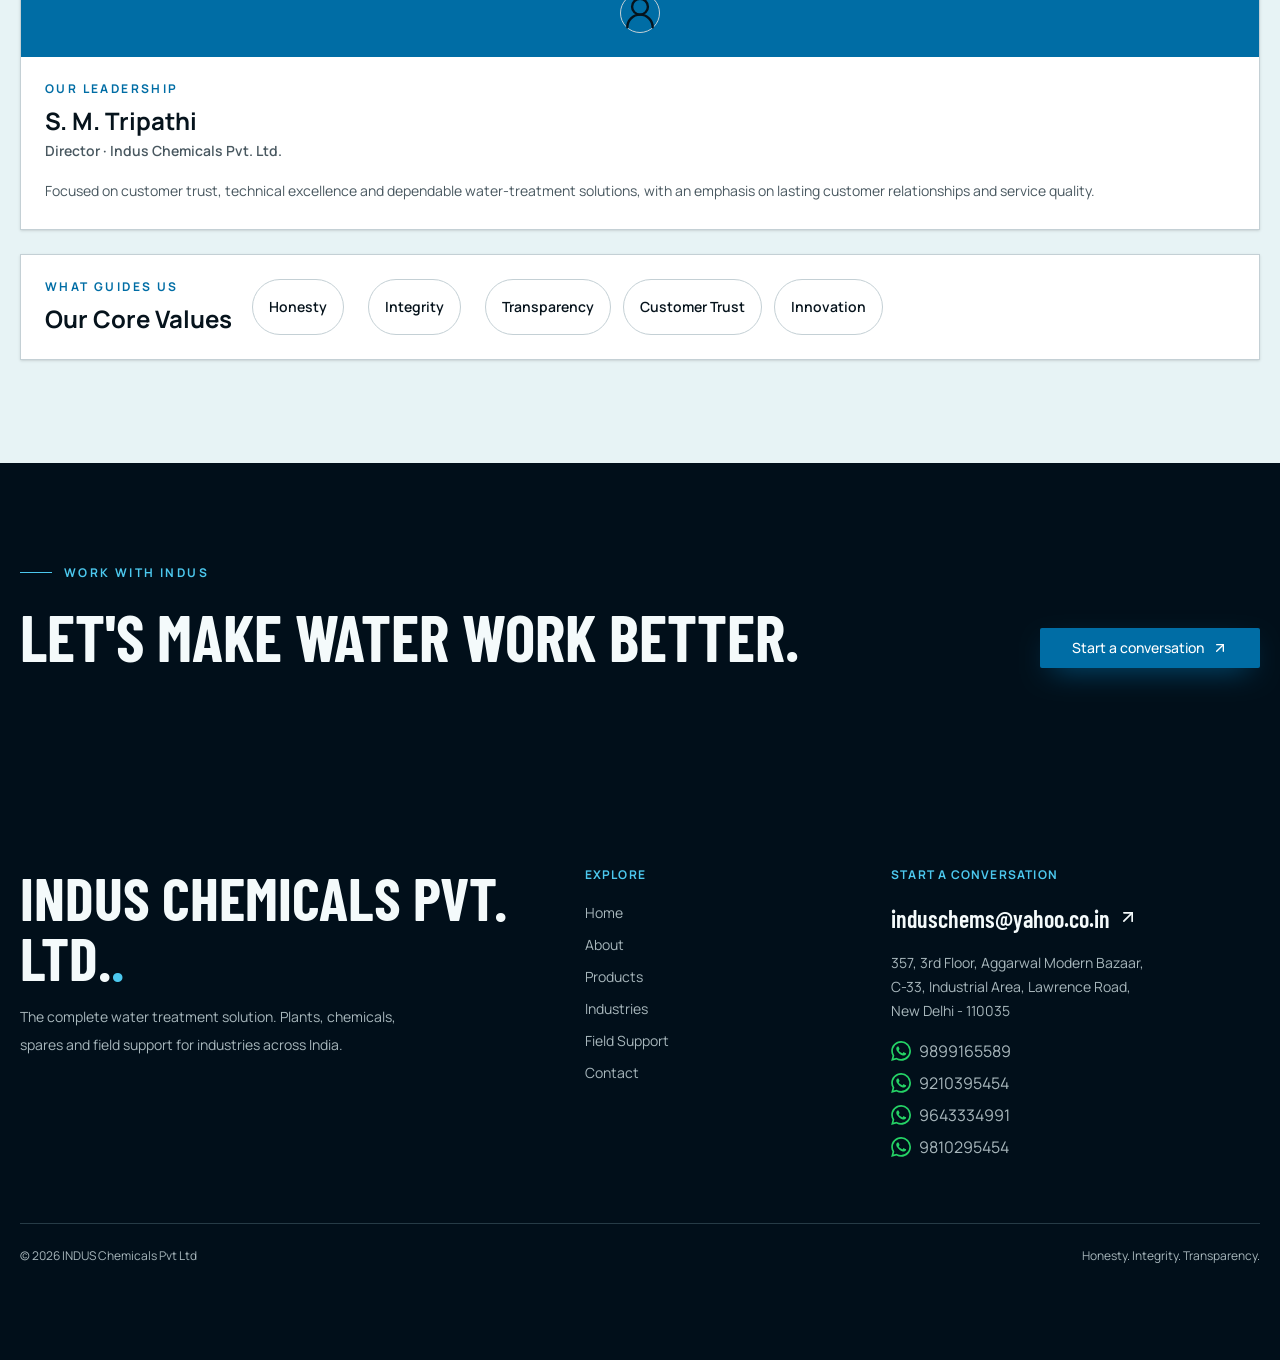
<file: about.html>
<!DOCTYPE html>

<html lang="en">

<head>
    <meta charset="utf-8" />
    <meta content="width=device-width, initial-scale=1" name="viewport" />
    <link data-precedence="default"
        href="https://fonts.googleapis.com/css2?family=Barlow+Condensed:wght@500;600;700;800&amp;family=Manrope:wght@400;500;600;700&amp;display=swap"
        rel="stylesheet" />
    <title>About Us | INDUS Chemicals Pvt Ltd</title>
    <meta content="INDUS Chemicals Pvt Ltd" name="author" />
    <meta
        content="Discover Indus Chemicals Pvt. Ltd., a professionally managed water and wastewater solutions company operating since 1992."
        name="description" />
    <meta content="About INDUS Chemicals" property="og:title" />
    <meta content="Honesty, integrity and transparency underpin our water treatment solutions."
        property="og:description" />
    <meta content="website" property="og:type" />
    <meta content="summary_large_image" name="twitter:card" />
    <link href="https://fonts.googleapis.com" rel="preconnect" />
    <link crossorigin="anonymous" href="https://fonts.gstatic.com" rel="preconnect" />
    <link href="favicon.png" rel="icon" type="image/png" />
    <link href="styles.css" rel="stylesheet" />
    <script defer="True" src="app.js"></script>
</head>

<body>
    <div class="overflow-x-clip bg-background text-foreground">
        <div class="border-b border-industrial-border bg-industrial text-industrial-muted">
            <div
                class="mx-auto flex max-w-7xl items-center justify-between gap-3 px-5 py-2 text-[11px] font-semibold uppercase tracking-widest">
                <span>Water &amp; wastewater solutions since 1992</span><a
                    class="hidden hover:text-industrial-foreground sm:block"
                    href="mailto:induschems@yahoo.co.in">induschems@yahoo.co.in</a>
            </div>
        </div>
        <header class="sticky top-0 z-50 border-b border-border bg-background/95 backdrop-blur-xl">
            <div class="mx-auto flex h-[76px] max-w-7xl items-center justify-between gap-5 px-5 lg:h-[88px]"><a
                    aria-current="page" aria-label="INDUS Chemicals home"
                    class="flex shrink-0 items-center gap-2 active" data-status="active" href="index.html"><img
                        alt="Indus Chemicals Pvt. Ltd." class="site-logo object-contain" src="assets/logo.png" /></a>
                <nav aria-label="Main navigation" class="ml-auto hidden items-center gap-5 xl:gap-7 lg:flex">
                    <a aria-current="page" class="nav-link" href="index.html">Home</a>
                    <a class="nav-link text-primary active" data-status="active" href="about.html">About</a>
                    <a class="nav-link" href="products.html">Products</a>
                    <a class="nav-link" href="industries.html">Industries</a>
                    <a class="nav-link" href="support.html">Field Support</a>
                    <a class="nav-link" href="contact.html">Contact</a>
                </nav>
                <div class="flex items-center gap-2"><a
                        class="items-center justify-center gap-2 whitespace-nowrap rounded-md text-sm font-medium cursor-pointer transition-colors focus-visible:outline-none focus-visible:ring-1 focus-visible:ring-ring disabled:pointer-events-none disabled:opacity-50 disabled:cursor-not-allowed [&amp;_svg]:pointer-events-none [&amp;_svg]:size-4 [&amp;_svg]:shrink-0 bg-primary text-primary-foreground shadow-[0_10px_30px_-12px_var(--primary)] hover:bg-primary-strong hover:-translate-y-0.5 h-9 px-4 py-2 hidden sm:inline-flex"
                        href="contact.html">Get in touch <svg aria-hidden="true" class="lucide lucide-arrow-up-right"
                            fill="none" height="24" stroke="currentColor" stroke-linecap="round" stroke-linejoin="round"
                            stroke-width="2" viewBox="0 0 24 24" width="24" xmlns="http://www.w3.org/2000/svg">
                            <path d="M7 7h10v10"></path>
                            <path d="M7 17 17 7"></path>
                        </svg></a><button aria-expanded="false" aria-label="Open menu"
                        class="inline-flex items-center justify-center gap-2 whitespace-nowrap rounded-md text-sm font-medium cursor-pointer transition-colors focus-visible:outline-none focus-visible:ring-1 focus-visible:ring-ring disabled:pointer-events-none disabled:opacity-50 disabled:cursor-not-allowed [&amp;_svg]:pointer-events-none [&amp;_svg]:size-4 [&amp;_svg]:shrink-0 hover:bg-accent hover:text-accent-foreground h-9 w-9 lg:hidden"><svg
                            aria-hidden="true" class="lucide lucide-menu" fill="none" height="24" stroke="currentColor"
                            stroke-linecap="round" stroke-linejoin="round" stroke-width="2" viewBox="0 0 24 24"
                            width="24" xmlns="http://www.w3.org/2000/svg">
                            <path d="M4 5h16"></path>
                            <path d="M4 12h16"></path>
                            <path d="M4 19h16"></path>
                        </svg></button></div>
            </div>
        </header>
        <main><!--$-->
            <section class="relative isolate flex min-h-[430px] items-end overflow-hidden sm:min-h-[500px]"><img alt=""
                    class="absolute inset-0 -z-20 size-full object-cover" src="assets/cooling-towers.png" />
                <div class="hero-overlay absolute inset-0 -z-10"></div>
                <div class="mx-auto w-full max-w-7xl px-5 pb-14 pt-28 sm:pb-20">
                    <div class="max-w-3xl animate-fade-in">
                        <div
                            class="flex items-center gap-3 text-xs font-bold uppercase tracking-[0.2em] text-primary-soft">
                            <span class="h-px w-8 bg-current"></span>About INDUS
                        </div>
                        <h1
                            class="mt-6 font-display text-5xl font-bold uppercase leading-[.98] text-industrial-foreground sm:text-7xl">
                            Experience flows<br /><span class="text-primary-soft">through everything.</span></h1>
                        <p class="mt-6 max-w-xl text-base leading-7 text-industrial-foreground/85 sm:text-lg">Since
                            1992, building practical water and wastewater solutions around the needs of every client.
                        </p>
                    </div>
                </div>
            </section>
            <section class="section-space relative isolate overflow-hidden bg-background">
                <!-- Background Decoration -->
                <div
                    class="pointer-events-none absolute -right-20 -top-20 -z-10 h-80 w-80 rounded-full bg-primary/10 blur-3xl">
                </div>
                <div
                    class="pointer-events-none absolute -bottom-24 -left-20 -z-10 h-72 w-72 rounded-full bg-primary/5 blur-3xl">
                </div>

                <div class="mx-auto max-w-7xl px-5 sm:px-6 lg:px-8">

                    <!-- Section Header -->
                    <div class="mb-10 max-w-3xl sm:mb-14" data-reveal="true">
                        <div class="flex items-center gap-3 text-xs font-bold uppercase tracking-[0.25em] text-primary">
                            <span class="h-px w-10 bg-primary"></span>
                            About Indus Chemicals
                        </div>

                        <h2 class="section-title mt-5">
                            Rooted in trust.<br />
                            <span class="text-primary">Driven by progress.</span>
                        </h2>

                        <p class="mt-5 max-w-2xl text-base leading-8 text-muted-foreground sm:text-lg">
                            Since 1992, we have been helping industries meet their water
                            treatment needs through dependable products, technical
                            expertise and long-term customer relationships.
                        </p>
                    </div>
                    <br>

                    <!-- Main Content -->
                    <div class="grid items-stretch gap-6 lg:grid-cols-12 lg:gap-8">

                        <!-- Left Feature Panel -->
                        <div class="flex flex-col overflow-hidden rounded-2xl border border-border bg-card shadow-sm transition-all duration-500 hover:border-primary/40 hover:shadow-xl lg:col-span-4"
                            data-reveal="true">

                            <!-- Premium Panel Header -->
                            <div class="relative overflow-hidden p-7 text-white sm:p-9">
                                <div
                                    class="pointer-events-none absolute -right-8 -top-8 h-36 w-36 rounded-full border border-white/20">
                                </div>
                                <div
                                    class="pointer-events-none absolute -right-1 -top-1 h-24 w-24 rounded-full border border-white/20">
                                </div>


                                <div
                                    class="relative isolate overflow-hidden rounded-2xl border border-white/15 bg-gradient-to-br from-primary via-primary to-primary/80 p-6 text-white shadow-xl transition-all duration-500 hover:-translate-y-1 hover:shadow-2xl sm:p-8 md:p-10">

                                    <!-- Decorative Background -->
                                    <div
                                        class="pointer-events-none absolute -right-12 -top-12 h-40 w-40 rounded-full border border-white/10">
                                    </div>
                                    <div
                                        class="pointer-events-none absolute -right-5 -top-5 h-24 w-24 rounded-full border border-white/10">
                                    </div>
                                    <div
                                        class="pointer-events-none absolute -bottom-16 -left-10 h-40 w-40 rounded-full bg-white/5 blur-2xl">
                                    </div>

                                    <div class="relative">

                                        <!-- Icon and Label -->
                                        <div class="flex items-center gap-4">
                                            <div
                                                class="grid h-14 w-14 shrink-0 place-items-center rounded-xl border border-white/20 bg-white/10 text-white shadow-inner transition-all duration-300 hover:scale-105 hover:bg-white/20 sm:h-16 sm:w-16">
                                                <svg xmlns="http://www.w3.org/2000/svg" width="32" height="32"
                                                    viewBox="0 0 24 24" fill="none" stroke="currentColor"
                                                    stroke-width="1.5" stroke-linecap="round" stroke-linejoin="round"
                                                    aria-hidden="true">
                                                    <path d="M12 22s8-4 8-11V5l-8-3-8 3v6c0 7 8 11 8 11Z" />
                                                    <path d="m9 12 2 2 4-4" />
                                                </svg>
                                            </div>

                                            <div>
                                                <p
                                                    class="text-xs font-semibold uppercase tracking-[0.22em] text-white/70">
                                                    Our Foundation
                                                </p>
                                                <div class="mt-2 h-1 w-10 rounded-full bg-white/70"></div>
                                            </div>
                                        </div>

                                        <!-- Heading -->
                                        <h3
                                            class="mt-7 text-3xl font-bold leading-tight tracking-tight sm:mt-8 sm:text-4xl lg:text-5xl">
                                            Built on Trust.
                                            <span class="mt-1 block text-white/75">
                                                Focused on Quality.
                                            </span>
                                        </h3>

                                        <!-- Description -->
                                        <p
                                            class="mt-5 max-w-md text-sm leading-7 text-white/85 sm:text-base sm:leading-8">
                                            We believe in building lasting partnerships through integrity,
                                            innovation and reliable service. Every relationship reflects our
                                            commitment to quality, transparency and long-term customer trust.
                                        </p>

                                        <!-- Bottom Highlight -->
                                        <div
                                            class="mt-7 flex items-center gap-3 border-t border-white/20 pt-5 sm:mt-8 sm:pt-6">
                                            <span class="h-2 w-2 shrink-0 rounded-full bg-white"></span>
                                            <p
                                                class="text-xs font-semibold uppercase tracking-[0.15em] text-white/80 sm:text-sm">
                                                Quality · Integrity · Trust
                                            </p>
                                        </div>

                                    </div>
                                </div>


                                <!-- Experience Highlight -->
                                <!-- <div class="flex flex-1 flex-col justify-center p-7 sm:p-9">
                                <p class="text-sm font-semibold uppercase tracking-wider text-muted-foreground">
                                    Our Journey Since
                                </p>

                                <div class="mt-3 flex items-end gap-3">
                                    <span class="text-6xl font-bold tracking-tight text-primary sm:text-7xl">
                                        1992
                                    </span>
                                    <span class="mb-2 text-sm font-medium text-muted-foreground">
                                        Established
                                    </span>
                                </div>

                                <div class="mt-6 h-px w-full bg-border"></div>

                                <div class="mt-6 grid grid-cols-2 gap-4">
                                    <div
                                        class="rounded-xl bg-muted/50 p-4 transition-colors duration-300 hover:bg-primary/10">
                                        <div
                                            class="mb-3 grid h-10 w-10 place-items-center rounded-lg bg-primary/10 text-primary">
                                            <svg xmlns="http://www.w3.org/2000/svg" width="22" height="22"
                                                viewBox="0 0 24 24" fill="none" stroke="currentColor" stroke-width="1.7"
                                                stroke-linecap="round" stroke-linejoin="round" aria-hidden="true">
                                                <path d="M12 2v20" />
                                                <path d="M17 5H9.5a3.5 3.5 0 0 0 0 7H14a3.5 3.5 0 0 1 0 7H6" />
                                            </svg>
                                        </div>
                                        <p class="text-sm font-bold text-foreground">Quality</p>
                                        <p class="mt-1 text-xs leading-5 text-muted-foreground">
                                            Dependable products
                                        </p>
                                    </div>

                                    <div
                                        class="rounded-xl bg-muted/50 p-4 transition-colors duration-300 hover:bg-primary/10">
                                        <div
                                            class="mb-3 grid h-10 w-10 place-items-center rounded-lg bg-primary/10 text-primary">
                                            <svg xmlns="http://www.w3.org/2000/svg" width="22" height="22"
                                                viewBox="0 0 24 24" fill="none" stroke="currentColor" stroke-width="1.7"
                                                stroke-linecap="round" stroke-linejoin="round" aria-hidden="true">
                                                <path d="M16 21v-2a4 4 0 0 0-4-4H8a4 4 0 0 0-4 4v2" />
                                                <circle cx="10" cy="7" r="4" />
                                                <path d="M20 8v6" />
                                                <path d="M23 11h-6" />
                                            </svg>
                                        </div>
                                        <p class="text-sm font-bold text-foreground">Trust</p>
                                        <p class="mt-1 text-xs leading-5 text-muted-foreground">
                                            Lasting partnerships
                                        </p>
                                    </div>
                                </div>
                            </div> -->
                            </div>

                            <!-- Right Content Cards -->
                            <div class="flex flex-col gap-5 lg:col-span-8 lg:gap-6" data-reveal="true">

                                <!-- Card 1 -->
                                <article
                                    class="group relative flex-1 overflow-hidden rounded-2xl border border-border bg-card p-6 shadow-sm transition-all duration-300 hover:-translate-y-1 hover:border-primary/40 hover:shadow-xl sm:p-8">
                                    <div
                                        class="absolute bottom-0 left-0 top-0 w-1 bg-primary/20 transition-colors duration-300 group-hover:bg-primary">
                                    </div>

                                    <div class="flex items-start gap-4 sm:gap-5">
                                        <div
                                            class="grid h-12 w-12 shrink-0 place-items-center rounded-xl bg-primary/10 text-primary transition-all duration-300 group-hover:bg-primary group-hover:text-white sm:h-14 sm:w-14">
                                            <svg xmlns="http://www.w3.org/2000/svg" width="27" height="27"
                                                viewBox="0 0 24 24" fill="none" stroke="currentColor" stroke-width="1.7"
                                                stroke-linecap="round" stroke-linejoin="round" aria-hidden="true">
                                                <path d="M12 3v18" />
                                                <path d="M3 12h18" />
                                                <circle cx="12" cy="12" r="9" />
                                                <path d="m8 8 8 8" />
                                                <path d="m16 8-8 8" />
                                            </svg>
                                        </div>

                                        <div class="min-w-0 flex-1">
                                            <p class="text-xs font-bold uppercase tracking-[0.18em] text-primary">
                                                01 / Expertise
                                            </p>
                                            <h3
                                                class="mt-2 text-xl font-bold text-foreground transition-colors duration-300 group-hover:text-primary sm:text-2xl">
                                                Our Expertise
                                            </h3>
                                            <p
                                                class="mt-3 text-sm leading-7 text-muted-foreground sm:text-base sm:leading-8">
                                                Indus Chemicals Pvt. Ltd. (ICPL) is a professionally
                                                managed organization operating since 1992. We specialize
                                                in water treatment plants, wastewater treatment plants,
                                                water treatment chemicals, plant spares, testing
                                                instruments and field support. Our experience helps us
                                                understand industrial water treatment requirements and
                                                provide suitable solutions for operational challenges.
                                            </p>
                                        </div>
                                    </div>
                                </article>

                                <!-- Card 2 -->
                                <article
                                    class="group relative flex-1 overflow-hidden rounded-2xl border border-border bg-card p-6 shadow-sm transition-all duration-300 hover:-translate-y-1 hover:border-primary/40 hover:shadow-xl sm:p-8">
                                    <div
                                        class="absolute bottom-0 left-0 top-0 w-1 bg-primary/20 transition-colors duration-300 group-hover:bg-primary">
                                    </div>

                                    <div class="flex items-start gap-4 sm:gap-5">
                                        <div
                                            class="grid h-12 w-12 shrink-0 place-items-center rounded-xl bg-primary/10 text-primary transition-all duration-300 group-hover:bg-primary group-hover:text-white sm:h-14 sm:w-14">
                                            <svg xmlns="http://www.w3.org/2000/svg" width="27" height="27"
                                                viewBox="0 0 24 24" fill="none" stroke="currentColor" stroke-width="1.7"
                                                stroke-linecap="round" stroke-linejoin="round" aria-hidden="true">
                                                <circle cx="12" cy="12" r="10" />
                                                <path d="M2 12h20" />
                                                <path
                                                    d="M12 2a15.3 15.3 0 0 1 4 10 15.3 15.3 0 0 1-4 10 15.3 15.3 0 0 1-4-10 15.3 15.3 0 0 1 4-10Z" />
                                            </svg>
                                        </div>

                                        <div class="min-w-0 flex-1">
                                            <p class="text-xs font-bold uppercase tracking-[0.18em] text-primary">
                                                02 / Approach
                                            </p>
                                            <h3
                                                class="mt-2 text-xl font-bold text-foreground transition-colors duration-300 group-hover:text-primary sm:text-2xl">
                                                Our Approach
                                            </h3>
                                            <p
                                                class="mt-3 text-sm leading-7 text-muted-foreground sm:text-base sm:leading-8">
                                                ICPL connects global manufacturers with end users,
                                                helping customers access suitable technologies and
                                                dependable products. We emphasize innovation, product
                                                quality and practical solutions tailored to individual
                                                requirements. Honesty, integrity, transparency and
                                                customer trust guide our work, while continuous
                                                improvement supports long-term business partnerships.
                                            </p>
                                        </div>
                                    </div>
                                </article>

                                <!-- Card 3 -->
                                <article
                                    class="group relative flex-1 overflow-hidden rounded-2xl border border-border bg-card p-6 shadow-sm transition-all duration-300 hover:-translate-y-1 hover:border-primary/40 hover:shadow-xl sm:p-8">
                                    <div
                                        class="absolute bottom-0 left-0 top-0 w-1 bg-primary/20 transition-colors duration-300 group-hover:bg-primary">
                                    </div>

                                    <div class="flex items-start gap-4 sm:gap-5">
                                        <div
                                            class="grid h-12 w-12 shrink-0 place-items-center rounded-xl bg-primary/10 text-primary transition-all duration-300 group-hover:bg-primary group-hover:text-white sm:h-14 sm:w-14">
                                            <svg xmlns="http://www.w3.org/2000/svg" width="27" height="27"
                                                viewBox="0 0 24 24" fill="none" stroke="currentColor" stroke-width="1.7"
                                                stroke-linecap="round" stroke-linejoin="round" aria-hidden="true">
                                                <path d="M12 22s8-4 8-11V5l-8-3-8 3v6c0 7 8 11 8 11Z" />
                                                <path d="m9 12 2 2 4-4" />
                                            </svg>
                                        </div>

                                        <div class="min-w-0 flex-1">
                                            <p class="text-xs font-bold uppercase tracking-[0.18em] text-primary">
                                                03 / Support
                                            </p>
                                            <h3
                                                class="mt-2 text-xl font-bold text-foreground transition-colors duration-300 group-hover:text-primary sm:text-2xl">
                                                Complete Customer Support
                                            </h3>
                                            <p
                                                class="mt-3 text-sm leading-7 text-muted-foreground sm:text-base sm:leading-8">
                                                Our support extends beyond product supply. We assist
                                                customers with turnkey projects, plant management,
                                                project management, on-site training, Annual Maintenance
                                                Contracts (AMC), Operation and Maintenance Contracts
                                                (OMC), and troubleshooting. Our goal is to support
                                                efficient plant operations, improve reliability and
                                                help customers maintain their water treatment systems
                                                throughout their operational journey.
                                            </p>
                                        </div>
                                    </div>
                                </article>

                            </div>
                        </div>
                    </div>
            </section>




            <section class="section-space relative isolate overflow-hidden bg-secondary">

                <!-- Background Decoration -->
                <div
                    class="pointer-events-none absolute -right-20 top-10 -z-10 h-72 w-72 rounded-full bg-primary/10 blur-3xl">
                </div>
                <div
                    class="pointer-events-none absolute -bottom-20 -left-20 -z-10 h-64 w-64 rounded-full bg-primary/5 blur-3xl">
                </div>

                <div class="mx-auto max-w-7xl px-5 sm:px-6 lg:px-8">

                    <!-- Section Heading -->
                    <div class="mb-10 max-w-3xl sm:mb-14" data-reveal="true">

                        <div class="flex items-center gap-3 text-xs font-bold uppercase tracking-[0.2em] text-primary">
                            <span class="h-px w-8 bg-current"></span>
                            Our Objective
                        </div>

                        <h2 class="section-title mt-5">
                            Engineered for the long run.
                            <span class="text-primary">Built on trust.</span>
                        </h2>

                        <p class="mt-5 max-w-2xl text-base leading-8 text-muted-foreground sm:text-lg">
                            At Indus Chemicals Pvt. Ltd., we focus on reliable water and
                            wastewater treatment solutions that combine technical expertise,
                            suitable technologies and long-term operational value.
                        </p>
                    </div><br>

                    <!-- Objective Card -->
                    <div class="group relative mb-6 overflow-hidden rounded-2xl border border-border bg-card p-6 shadow-sm transition-all duration-300 hover:-translate-y-1 hover:border-primary/40 hover:shadow-xl sm:p-8"
                        data-reveal="true">

                        <div
                            class="absolute bottom-0 left-0 top-0 w-1 bg-primary/30 transition-colors duration-300 group-hover:bg-primary">
                        </div>

                        <div class="flex items-start gap-4 sm:gap-5">

                            <div
                                class="grid h-12 w-12 shrink-0 place-items-center rounded-xl bg-primary/10 text-primary transition-all duration-300 group-hover:bg-primary group-hover:text-white sm:h-14 sm:w-14">
                                <svg xmlns="http://www.w3.org/2000/svg" width="26" height="26" viewBox="0 0 24 24"
                                    fill="none" stroke="currentColor" stroke-width="1.7" stroke-linecap="round"
                                    stroke-linejoin="round" aria-hidden="true">
                                    <circle cx="12" cy="12" r="10" />
                                    <circle cx="12" cy="12" r="6" />
                                    <circle cx="12" cy="12" r="2" />
                                </svg>
                            </div>

                            <div class="min-w-0 flex-1">
                                <p class="text-xs font-bold uppercase tracking-[0.18em] text-primary">
                                    Our Purpose
                                </p>

                                <h3
                                    class="mt-2 text-xl font-bold text-foreground transition-colors duration-300 group-hover:text-primary sm:text-2xl">
                                    Our Objective
                                </h3>

                                <p class="mt-3 text-sm leading-7 text-muted-foreground sm:text-base sm:leading-8">
                                    Our objective is to meet industrial water-treatment requirements
                                    through suitable, reliable and cost-effective solutions. We
                                    support applications involving boiler chemicals, cooling water
                                    systems, RO membranes, effluent treatment and industrial process
                                    water. By understanding customer requirements and recommending
                                    appropriate products and technologies, we aim to support
                                    efficient operations, dependable plant performance and customer
                                    satisfaction at every stage of the project.
                                </p>
                            </div>
                        </div>
                    </div>

                    <!-- Mission and Vision Cards -->
                    <div class="grid items-stretch gap-6 lg:grid-cols-2">

                        <!-- Mission -->
                        <article
                            class="group relative overflow-hidden rounded-2xl border border-border bg-card p-6 shadow-sm transition-all duration-300 hover:-translate-y-1 hover:border-primary/40 hover:shadow-xl sm:p-8"
                            data-reveal="true">

                            <div
                                class="absolute -right-10 -top-10 h-32 w-32 rounded-full bg-primary/5 transition-transform duration-500 group-hover:scale-150">
                            </div>

                            <div class="relative">

                                <div
                                    class="grid h-14 w-14 place-items-center rounded-xl bg-primary/10 text-primary transition-all duration-300 group-hover:bg-primary group-hover:text-white">
                                    <svg xmlns="http://www.w3.org/2000/svg" width="28" height="28" viewBox="0 0 24 24"
                                        fill="none" stroke="currentColor" stroke-width="1.7" stroke-linecap="round"
                                        stroke-linejoin="round" aria-hidden="true">
                                        <circle cx="12" cy="12" r="10" />
                                        <circle cx="12" cy="12" r="6" />
                                        <circle cx="12" cy="12" r="2" />
                                    </svg>
                                </div>

                                <p class="mt-6 text-xs font-bold uppercase tracking-[0.2em] text-primary">
                                    What We Do
                                </p>

                                <h3
                                    class="mt-2 text-2xl font-bold text-foreground transition-colors duration-300 group-hover:text-primary sm:text-3xl">
                                    Our Mission
                                </h3>

                                <p class="mt-4 text-sm leading-7 text-muted-foreground sm:text-base sm:leading-8">
                                    Our mission is to provide suitable water and wastewater
                                    treatment solutions that address the specific needs of
                                    industrial customers. We aim to design and support plants
                                    that deliver dependable performance, efficient resource
                                    utilization and long-term operating-cost benefits.
                                </p>

                                <p class="mt-4 text-sm leading-7 text-muted-foreground sm:text-base sm:leading-8">
                                    Through quality products, appropriate technologies and
                                    responsive technical assistance, we strive to help customers
                                    maintain reliable operations, manage treatment requirements
                                    effectively and achieve their operational objectives.
                                </p>

                                <div
                                    class="mt-6 h-1 w-12 rounded-full bg-primary/40 transition-all duration-300 group-hover:w-24 group-hover:bg-primary">
                                </div>
                            </div>
                        </article>

                        <!-- Vision -->
                        <article
                            class="group relative overflow-hidden rounded-2xl border border-border bg-card p-6 shadow-sm transition-all duration-300 hover:-translate-y-1 hover:border-primary/40 hover:shadow-xl sm:p-8"
                            data-reveal="true">

                            <div
                                class="absolute -right-10 -top-10 h-32 w-32 rounded-full bg-primary/5 transition-transform duration-500 group-hover:scale-150">
                            </div>

                            <div class="relative">

                                <div
                                    class="grid h-14 w-14 place-items-center rounded-xl bg-primary/10 text-primary transition-all duration-300 group-hover:bg-primary group-hover:text-white">
                                    <svg xmlns="http://www.w3.org/2000/svg" width="28" height="28" viewBox="0 0 24 24"
                                        fill="none" stroke="currentColor" stroke-width="1.7" stroke-linecap="round"
                                        stroke-linejoin="round" aria-hidden="true">
                                        <path d="M2 12s3.6-7 10-7 10 7 10 7-3.6 7-10 7-10-7-10-7Z" />
                                        <circle cx="12" cy="12" r="3" />
                                    </svg>
                                </div>

                                <p class="mt-6 text-xs font-bold uppercase tracking-[0.2em] text-primary">
                                    Where We Are Going
                                </p>

                                <h3
                                    class="mt-2 text-2xl font-bold text-foreground transition-colors duration-300 group-hover:text-primary sm:text-3xl">
                                    Our Vision
                                </h3>

                                <p class="mt-4 text-sm leading-7 text-muted-foreground sm:text-base sm:leading-8">
                                    Our vision is to become a preferred water and wastewater
                                    solution provider for industries by combining modern
                                    technologies with excellent project execution. We aim to
                                    deliver practical engineering solutions that respond to
                                    changing industrial water-treatment needs.
                                </p>

                                <p class="mt-4 text-sm leading-7 text-muted-foreground sm:text-base sm:leading-8">
                                    We aspire to build lasting customer relationships through
                                    dependable service, continuous improvement and technical
                                    excellence, while supporting efficient treatment processes
                                    and responsible water management.
                                </p>

                                <div
                                    class="mt-6 h-1 w-12 rounded-full bg-primary/40 transition-all duration-300 group-hover:w-24 group-hover:bg-primary">
                                </div>
                            </div>
                        </article>

                    </div>

                    <!-- Director Profile -->
                    <div class="group relative mt-6 overflow-hidden rounded-2xl border border-border bg-card shadow-sm transition-all duration-300 hover:-translate-y-1 hover:border-primary/40 hover:shadow-xl"
                        data-reveal="true">

                        <div class="grid sm:grid-cols-[auto_1fr] sm:items-center">

                            <!-- Director Icon -->
                            <div class="flex items-center justify-center bg-primary p-6 text-white sm:h-full sm:px-10">
                                <div
                                    class="grid h-16 w-16 place-items-center rounded-full border border-white/30 bg-white/10 transition-transform duration-300 group-hover:scale-110 sm:h-20 sm:w-20">
                                    <svg xmlns="http://www.w3.org/2000/svg" width="38" height="38" viewBox="0 0 24 24"
                                        fill="none" stroke="currentColor" stroke-width="1.5" stroke-linecap="round"
                                        stroke-linejoin="round" aria-hidden="true">
                                        <circle cx="12" cy="8" r="5" />
                                        <path d="M20 21a8 8 0 0 0-16 0" />
                                    </svg>
                                </div>
                            </div>

                            <!-- Director Details -->
                            <div class="p-6 sm:p-8">
                                <p class="text-xs font-bold uppercase tracking-[0.2em] text-primary">
                                    Our Leadership
                                </p>

                                <h3 class="mt-2 text-2xl font-bold text-foreground sm:text-3xl">
                                    S. M. Tripathi
                                </h3>

                                <p class="mt-1 text-sm font-semibold text-muted-foreground">
                                    Director · Indus Chemicals Pvt. Ltd.
                                </p>

                                <p
                                    class="mt-4 max-w-2xl text-sm leading-7 text-muted-foreground sm:text-base sm:leading-8">
                                    Focused on customer trust, technical excellence and dependable
                                    water-treatment solutions, with an emphasis on lasting
                                    customer relationships and service quality.
                                </p>
                            </div>
                        </div>
                    </div>

                    <!-- Core Values -->
                    <div class="mt-6 rounded-2xl border border-border bg-card p-6 shadow-sm transition-all duration-300 hover:border-primary/40 hover:shadow-lg sm:p-8"
                        data-reveal="true">

                        <div class="flex flex-col gap-5 sm:flex-row sm:items-center sm:justify-between">

                            <div>
                                <p class="text-xs font-bold uppercase tracking-[0.2em] text-primary">
                                    What Guides Us
                                </p>

                                <h3 class="mt-2 text-2xl font-bold text-foreground">
                                    Our Core Values
                                </h3>
                            </div>

                            <div class="flex flex-wrap gap-3">


                                <span
                                    class="inline-flex items-center justify-center rounded-full border border-primary/20 bg-primary/5 px-4 py-2 text-sm font-semibold text-foreground transition-all duration-300 hover:border-primary hover:bg-primary hover:text-white">
                                    Honesty
                                </span><br>

                                <span
                                    class="inline-flex items-center justify-center rounded-full border border-primary/20 bg-primary/5 px-4 py-2 text-sm font-semibold text-foreground transition-all duration-300 hover:border-primary hover:bg-primary hover:text-white">
                                    Integrity
                                </span><br>

                                <span
                                    class="inline-flex items-center justify-center rounded-full border border-primary/20 bg-primary/5 px-4 py-2 text-sm font-semibold text-foreground transition-all duration-300 hover:border-primary hover:bg-primary hover:text-white">
                                    Transparency
                                </span>

                                <span
                                    class="inline-flex items-center justify-center rounded-full border border-primary/20 bg-primary/5 px-4 py-2 text-sm font-semibold text-foreground transition-all duration-300 hover:border-primary hover:bg-primary hover:text-white">
                                    Customer Trust
                                </span>

                                <span
                                    class="inline-flex items-center justify-center rounded-full border border-primary/20 bg-primary/5 px-4 py-2 text-sm font-semibold text-foreground transition-all duration-300 hover:border-primary hover:bg-primary hover:text-white">
                                    Innovation
                                </span>

                            </div>
                        </div>
                    </div>

                </div>
            </section>

            <section class="section-space bg-industrial text-industrial-foreground">
                <div class="mx-auto flex max-w-7xl flex-wrap items-end justify-between gap-8 px-5">
                    <div>
                        <div
                            class="flex items-center gap-3 text-xs font-bold uppercase tracking-[0.2em] text-primary-soft">
                            <span class="h-px w-8 bg-current"></span>Work with INDUS
                        </div>
                        <h2 class="section-title mt-6">Let's make water work better.</h2>
                    </div><a
                        class="inline-flex items-center justify-center gap-2 whitespace-nowrap text-sm font-medium cursor-pointer transition-colors focus-visible:outline-none focus-visible:ring-1 focus-visible:ring-ring disabled:pointer-events-none disabled:opacity-50 disabled:cursor-not-allowed [&amp;_svg]:pointer-events-none [&amp;_svg]:size-4 [&amp;_svg]:shrink-0 bg-primary text-primary-foreground shadow-[0_10px_30px_-12px_var(--primary)] hover:bg-primary-strong hover:-translate-y-0.5 h-10 rounded-md px-8"
                        href="contact.html">Start a conversation <svg aria-hidden="true"
                            class="lucide lucide-arrow-up-right" fill="none" height="24" stroke="currentColor"
                            stroke-linecap="round" stroke-linejoin="round" stroke-width="2" viewbox="0 0 24 24"
                            width="24" xmlns="http://www.w3.org/2000/svg">
                            <path d="M7 7h10v10"></path>
                            <path d="M7 17 17 7"></path>
                        </svg></a>
                </div>
            </section><!--/$-->
        </main>
        <footer class="bg-industrial text-industrial-foreground">
            <div class="mx-auto max-w-7xl px-5 py-16 sm:py-24">
                <div class="grid gap-12 border-b border-industrial-border pb-16 lg:grid-cols-[1.4fr_.7fr_1fr]">
                    <div>
                        <div class="font-display text-5xl font-bold uppercase sm:text-6xl">INDUS CHEMICALS PVT.
                            LTD.<span class="text-primary-soft">.</span></div>
                        <p class="mt-4 max-w-sm text-sm leading-7 text-industrial-muted">The complete water treatment
                            solution. Plants, chemicals, spares and field support for industries across India.</p>
                    </div>
                    <nav aria-label="Footer navigation">
                        <h2 class="text-xs font-bold uppercase tracking-widest text-primary-soft">Explore</h2>
                        <div class="mt-5 grid gap-3"><a aria-current="page"
                                class="w-fit text-sm text-industrial-muted transition-colors hover:text-industrial-foreground active"
                                data-status="active" href="index.html">Home</a><a
                                class="w-fit text-sm text-industrial-muted transition-colors hover:text-industrial-foreground"
                                href="about.html">About</a><a
                                class="w-fit text-sm text-industrial-muted transition-colors hover:text-industrial-foreground"
                                href="products.html">Products</a><a
                                class="w-fit text-sm text-industrial-muted transition-colors hover:text-industrial-foreground"
                                href="industries.html">Industries</a><a
                                class="w-fit text-sm text-industrial-muted transition-colors hover:text-industrial-foreground"
                                href="support.html">Field Support</a><a
                                class="w-fit text-sm text-industrial-muted transition-colors hover:text-industrial-foreground"
                                href="contact.html">Contact</a></div>
                    </nav>
                    <div>
                        <h2 class="text-xs font-bold uppercase tracking-widest text-primary-soft">Start a conversation
                        </h2><a
                            class="mt-5 flex items-start gap-2 break-all font-display text-2xl font-semibold hover:text-primary-soft"
                            href="mailto:induschems@yahoo.co.in">induschems@yahoo.co.in<svg aria-hidden="true"
                                class="lucide lucide-arrow-up-right mt-1 size-5 shrink-0" fill="none" height="24"
                                stroke="currentColor" stroke-linecap="round" stroke-linejoin="round" stroke-width="2"
                                viewBox="0 0 24 24" width="24" xmlns="http://www.w3.org/2000/svg">
                                <path d="M7 7h10v10"></path>
                                <path d="M7 17 17 7"></path>
                            </svg></a>
                        <p class="mt-4 text-sm leading-6 text-industrial-muted">357, 3rd Floor, Aggarwal Modern
                            Bazaar,<br />
                            C-33, Industrial Area, Lawrence Road,<br />New Delhi - 110035</p>

                        <a class="mt-4 flex items-center gap-2 text-industrial-muted hover:text-industrial-foreground"
                            href="https://wa.me/9899165589" target="_blank" rel="noopener noreferrer">
                            <svg xmlns="http://www.w3.org/2000/svg" width="20" height="20" viewBox="0 0 24 24"
                                fill="#25D366" aria-hidden="true">
                                <path
                                    d="M20.52 3.48A11.78 11.78 0 0 0 12.12 0C5.58 0 .26 5.32.26 11.86c0 2.09.55 4.13 1.59 5.93L.16 24l6.36-1.67a11.85 11.85 0 0 0 5.6 1.42h.01c6.54 0 11.86-5.32 11.86-11.86a11.8 11.8 0 0 0-3.47-8.41ZM12.13 21.7a9.8 9.8 0 0 1-4.99-1.37l-.36-.21-3.77.99 1.01-3.67-.24-.38a9.82 9.82 0 1 1 8.35 4.64Zm5.39-7.35c-.29-.15-1.72-.85-1.99-.95-.27-.1-.46-.15-.65.15-.19.29-.75.95-.92 1.14-.17.19-.34.22-.63.07-.29-.15-1.23-.45-2.35-1.44-.87-.77-1.46-1.72-1.63-2.01-.17-.29-.02-.45.13-.6.13-.13.29-.34.44-.51.15-.17.19-.29.29-.48.1-.19.05-.36-.02-.51-.07-.15-.65-1.57-.89-2.15-.23-.56-.47-.48-.65-.49h-.55c-.19 0-.5.07-.77.36-.27.29-1.01.99-1.01 2.41s1.04 2.79 1.18 2.98c.15.19 2.04 3.12 4.95 4.37.69.3 1.23.48 1.65.61.69.22 1.32.19 1.82.12.55-.08 1.72-.7 1.97-1.38.24-.68.24-1.26.17-1.38-.07-.12-.26-.19-.55-.34Z" />
                            </svg>
                            <span>9899165589</span>
                        </a>

                        <a class="mt-2 flex items-center gap-2 text-industrial-muted hover:text-industrial-foreground"
                            href="https://wa.me/9210395454" target="_blank" rel="noopener noreferrer">
                            <svg xmlns="http://www.w3.org/2000/svg" width="20" height="20" viewBox="0 0 24 24"
                                fill="#25D366" aria-hidden="true">
                                <path
                                    d="M20.52 3.48A11.78 11.78 0 0 0 12.12 0C5.58 0 .26 5.32.26 11.86c0 2.09.55 4.13 1.59 5.93L.16 24l6.36-1.67a11.85 11.85 0 0 0 5.6 1.42h.01c6.54 0 11.86-5.32 11.86-11.86a11.8 11.8 0 0 0-3.47-8.41ZM12.13 21.7a9.8 9.8 0 0 1-4.99-1.37l-.36-.21-3.77.99 1.01-3.67-.24-.38a9.82 9.82 0 1 1 8.35 4.64Zm5.39-7.35c-.29-.15-1.72-.85-1.99-.95-.27-.1-.46-.15-.65.15-.19.29-.75.95-.92 1.14-.17.19-.34.22-.63.07-.29-.15-1.23-.45-2.35-1.44-.87-.77-1.46-1.72-1.63-2.01-.17-.29-.02-.45.13-.6.13-.13.29-.34.44-.51.15-.17.19-.29.29-.48.1-.19.05-.36-.02-.51-.07-.15-.65-1.57-.89-2.15-.23-.56-.47-.48-.65-.49h-.55c-.19 0-.5.07-.77.36-.27.29-1.01.99-1.01 2.41s1.04 2.79 1.18 2.98c.15.19 2.04 3.12 4.95 4.37.69.3 1.23.48 1.65.61.69.22 1.32.19 1.82.12.55-.08 1.72-.7 1.97-1.38.24-.68.24-1.26.17-1.38-.07-.12-.26-.19-.55-.34Z" />
                            </svg>
                            <span>9210395454</span>
                        </a>

                        <a class="mt-2 flex items-center gap-2 text-industrial-muted hover:text-industrial-foreground"
                            href="https://wa.me/9643334991" target="_blank" rel="noopener noreferrer">
                            <svg xmlns="http://www.w3.org/2000/svg" width="20" height="20" viewBox="0 0 24 24"
                                fill="#25D366" aria-hidden="true">
                                <path
                                    d="M20.52 3.48A11.78 11.78 0 0 0 12.12 0C5.58 0 .26 5.32.26 11.86c0 2.09.55 4.13 1.59 5.93L.16 24l6.36-1.67a11.85 11.85 0 0 0 5.6 1.42h.01c6.54 0 11.86-5.32 11.86-11.86a11.8 11.8 0 0 0-3.47-8.41ZM12.13 21.7a9.8 9.8 0 0 1-4.99-1.37l-.36-.21-3.77.99 1.01-3.67-.24-.38a9.82 9.82 0 1 1 8.35 4.64Zm5.39-7.35c-.29-.15-1.72-.85-1.99-.95-.27-.1-.46-.15-.65.15-.19.29-.75.95-.92 1.14-.17.19-.34.22-.63.07-.29-.15-1.23-.45-2.35-1.44-.87-.77-1.46-1.72-1.63-2.01-.17-.29-.02-.45.13-.6.13-.13.29-.34.44-.51.15-.17.19-.29.29-.48.1-.19.05-.36-.02-.51-.07-.15-.65-1.57-.89-2.15-.23-.56-.47-.48-.65-.49h-.55c-.19 0-.5.07-.77.36-.27.29-1.01.99-1.01 2.41s1.04 2.79 1.18 2.98c.15.19 2.04 3.12 4.95 4.37.69.3 1.23.48 1.65.61.69.22 1.32.19 1.82.12.55-.08 1.72-.7 1.97-1.38.24-.68.24-1.26.17-1.38-.07-.12-.26-.19-.55-.34Z" />
                            </svg>
                            <span>9643334991</span>
                        </a>

                        <a class="mt-2 flex items-center gap-2 text-industrial-muted hover:text-industrial-foreground"
                            href="https://wa.me/9810295454" target="_blank" rel="noopener noreferrer">
                            <svg xmlns="http://www.w3.org/2000/svg" width="20" height="20" viewBox="0 0 24 24"
                                fill="#25D366" aria-hidden="true">
                                <path
                                    d="M20.52 3.48A11.78 11.78 0 0 0 12.12 0C5.58 0 .26 5.32.26 11.86c0 2.09.55 4.13 1.59 5.93L.16 24l6.36-1.67a11.85 11.85 0 0 0 5.6 1.42h.01c6.54 0 11.86-5.32 11.86-11.86a11.8 11.8 0 0 0-3.47-8.41ZM12.13 21.7a9.8 9.8 0 0 1-4.99-1.37l-.36-.21-3.77.99 1.01-3.67-.24-.38a9.82 9.82 0 1 1 8.35 4.64Zm5.39-7.35c-.29-.15-1.72-.85-1.99-.95-.27-.1-.46-.15-.65.15-.19.29-.75.95-.92 1.14-.17.19-.34.22-.63.07-.29-.15-1.23-.45-2.35-1.44-.87-.77-1.46-1.72-1.63-2.01-.17-.29-.02-.45.13-.6.13-.17.29-.34.44-.51.15-.17.19-.29.29-.48.1-.19.05-.36-.02-.51-.07-.15-.65-1.57-.89-2.15-.23-.56-.47-.48-.65-.49h-.55c-.19 0-.5.07-.77.36-.27.29-1.01.99-1.01 2.41s1.04 2.79 1.18 2.98c.15.19 2.04 3.12 4.95 4.37.69.3 1.23.48 1.65.61.69.22 1.32.19 1.82.12.55-.08 1.72-.7 1.97-1.38.24-.68.24-1.26.17-1.38Z" />
                            </svg>
                            <span>9810295454</span>
                        </a>

                    </div>
                </div>
                <div class="flex flex-wrap justify-between gap-3 pt-6 text-xs text-industrial-muted"><span>©
                        <!-- -->2026<!-- --> INDUS Chemicals Pvt Ltd</span><span>Honesty. Integrity.
                        Transparency.</span></div>
            </div>
        </footer>
    </div>
</body>

</html>
</file>
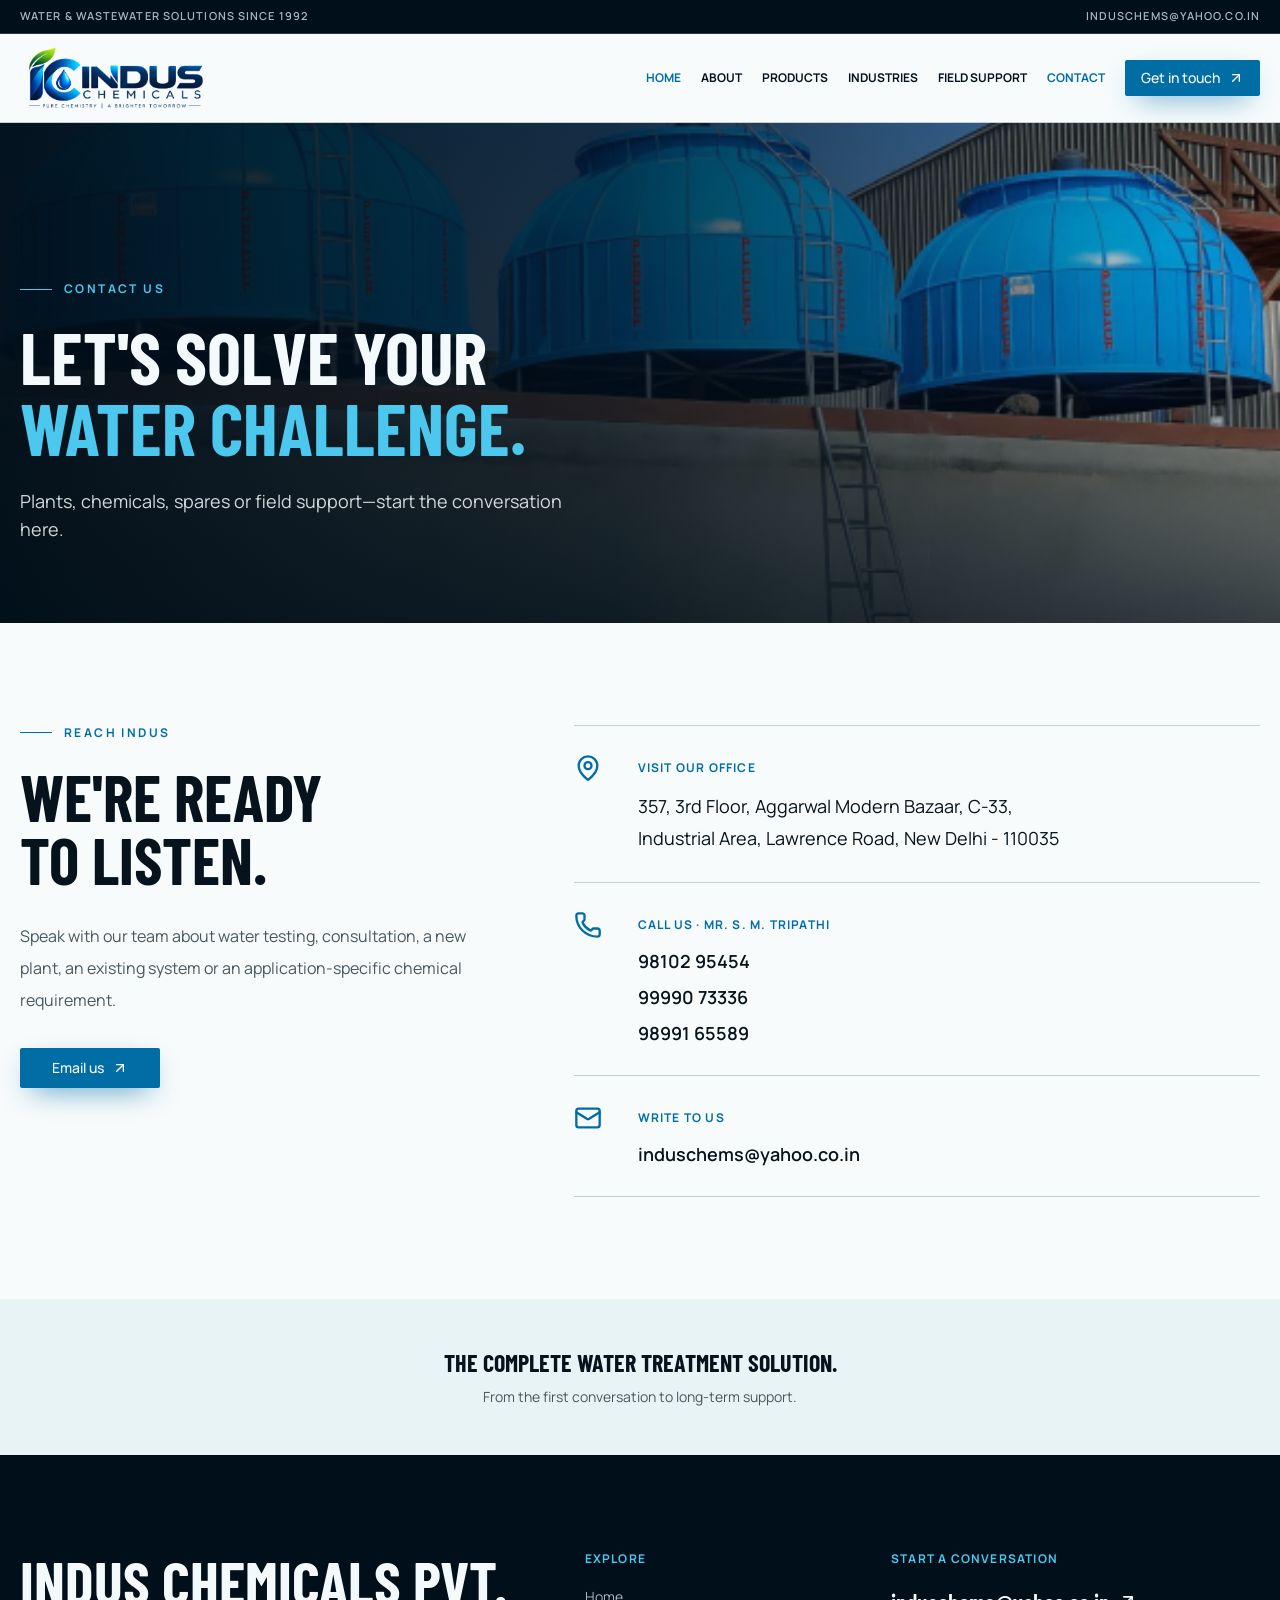
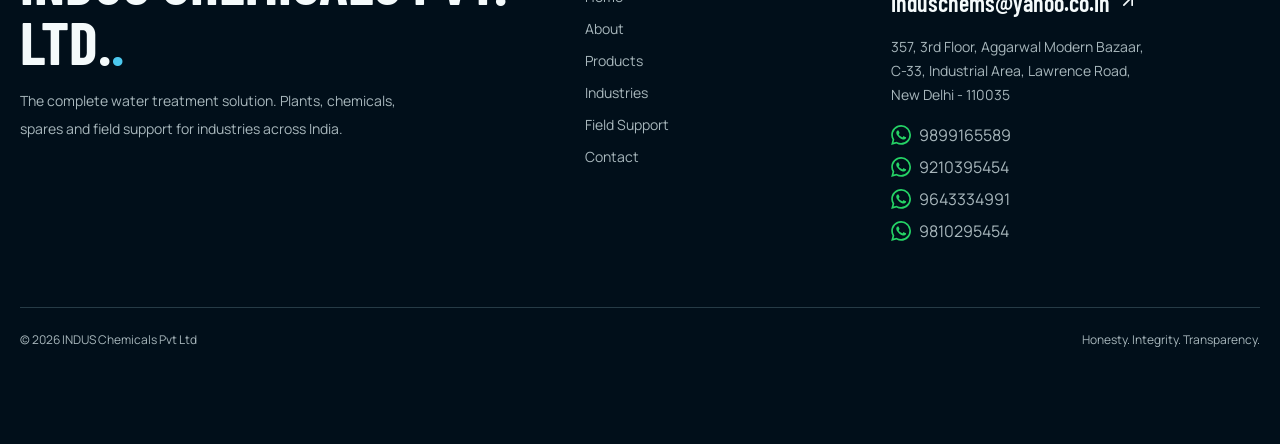
<file: contact.html>
<!doctype html>
<!DOCTYPE html>

<!DOCTYPE html>

<html lang="en">

<head>
    <meta charset="utf-8" />
    <meta content="width=device-width, initial-scale=1" name="viewport" />
    <link data-precedence="default"
        href="https://fonts.googleapis.com/css2?family=Barlow+Condensed:wght@500;600;700;800&amp;family=Manrope:wght@400;500;600;700&amp;display=swap"
        rel="stylesheet" />
    <title>Contact Us | INDUS Chemicals Pvt Ltd</title>
    <meta content="INDUS Chemicals Pvt Ltd" name="author" />
        <meta
            content="Contact Indus Chemicals Pvt. Ltd. in New Delhi for water treatment plants, chemicals, spares and maintenance. Call 98102 95454 or email induschems@yahoo.co.in."
        name="description" />
    <meta content="Contact INDUS Chemicals" property="og:title" />
    <meta content="Discuss your water and wastewater treatment needs with our team." property="og:description" />
    <meta content="website" property="og:type" />
    <meta content="summary_large_image" name="twitter:card" />
    <link href="https://fonts.googleapis.com" rel="preconnect" />
    <link crossorigin="anonymous" href="https://fonts.gstatic.com" rel="preconnect" />
    <link href="favicon.png" rel="icon" type="image/png" />
    <link href="styles.css" rel="stylesheet" />
    <script defer="True" src="app.js"></script>
</head>

<body>
    <div class="overflow-x-clip bg-background text-foreground">
        <div class="border-b border-industrial-border bg-industrial text-industrial-muted">
            <div
                class="mx-auto flex max-w-7xl items-center justify-between gap-3 px-5 py-2 text-[11px] font-semibold uppercase tracking-widest">
                <span>Water &amp; wastewater solutions since 1992</span><a
                    class="hidden hover:text-industrial-foreground sm:block"
                    href="mailto:induschems@yahoo.co.in">induschems@yahoo.co.in</a></div>
        </div>
        <header class="sticky top-0 z-50 border-b border-border bg-background/95 backdrop-blur-xl">
            <div class="mx-auto flex h-[76px] max-w-7xl items-center justify-between gap-5 px-5 lg:h-[88px]"><a
                    aria-current="page" aria-label="INDUS Chemicals home"
                    class="flex shrink-0 items-center gap-2 active" data-status="active" href="index.html"><img
                        alt="Indus Chemicals Pvt. Ltd." class="site-logo object-contain" src="assets/logo.png" /></a>
                <nav aria-label="Main navigation" class="ml-auto hidden items-center gap-5 xl:gap-7 lg:flex"><a
                        aria-current="page" class="nav-link text-primary active" data-status="active"
                        href="index.html">Home</a><a class="nav-link" href="about.html">About</a><a class="nav-link"
                        href="products.html">Products</a><a class="nav-link" href="industries.html">Industries</a><a
                        class="nav-link" href="support.html">Field Support</a>
                        <a class="nav-link text-primary active" data-status="active" href="contact.html">Contact</a></nav>
                <div class="flex items-center gap-2"><a
                        class="items-center justify-center gap-2 whitespace-nowrap rounded-md text-sm font-medium cursor-pointer transition-colors focus-visible:outline-none focus-visible:ring-1 focus-visible:ring-ring disabled:pointer-events-none disabled:opacity-50 disabled:cursor-not-allowed [&amp;_svg]:pointer-events-none [&amp;_svg]:size-4 [&amp;_svg]:shrink-0 bg-primary text-primary-foreground shadow-[0_10px_30px_-12px_var(--primary)] hover:bg-primary-strong hover:-translate-y-0.5 h-9 px-4 py-2 hidden sm:inline-flex"
                        href="contact.html">Get in touch <svg aria-hidden="true" class="lucide lucide-arrow-up-right"
                            fill="none" height="24" stroke="currentColor" stroke-linecap="round" stroke-linejoin="round"
                            stroke-width="2" viewBox="0 0 24 24" width="24" xmlns="http://www.w3.org/2000/svg">
                            <path d="M7 7h10v10"></path>
                            <path d="M7 17 17 7"></path>
                        </svg></a><button aria-expanded="false" aria-label="Open menu"
                        class="inline-flex items-center justify-center gap-2 whitespace-nowrap rounded-md text-sm font-medium cursor-pointer transition-colors focus-visible:outline-none focus-visible:ring-1 focus-visible:ring-ring disabled:pointer-events-none disabled:opacity-50 disabled:cursor-not-allowed [&amp;_svg]:pointer-events-none [&amp;_svg]:size-4 [&amp;_svg]:shrink-0 hover:bg-accent hover:text-accent-foreground h-9 w-9 lg:hidden"><svg
                            aria-hidden="true" class="lucide lucide-menu" fill="none" height="24" stroke="currentColor"
                            stroke-linecap="round" stroke-linejoin="round" stroke-width="2" viewBox="0 0 24 24"
                            width="24" xmlns="http://www.w3.org/2000/svg">
                            <path d="M4 5h16"></path>
                            <path d="M4 12h16"></path>
                            <path d="M4 19h16"></path>
                        </svg></button></div>
            </div>
        </header>
        <main><!--$-->
            <section class="relative isolate flex min-h-[430px] items-end overflow-hidden sm:min-h-[500px]"><img alt=""
                    class="absolute inset-0 -z-20 size-full object-cover" src="assets/cooling-towers.png" />
                <div class="hero-overlay absolute inset-0 -z-10"></div>
                <div class="mx-auto w-full max-w-7xl px-5 pb-14 pt-28 sm:pb-20">
                    <div class="max-w-3xl animate-fade-in">
                        <div
                            class="flex items-center gap-3 text-xs font-bold uppercase tracking-[0.2em] text-primary-soft">
                            <span class="h-px w-8 bg-current"></span>Contact us</div>
                        <h1
                            class="mt-6 font-display text-5xl font-bold uppercase leading-[.98] text-industrial-foreground sm:text-7xl">
                            Let's solve your<br /><span class="text-primary-soft">water challenge.</span></h1>
                        <p class="mt-6 max-w-xl text-base leading-7 text-industrial-foreground/85 sm:text-lg">Plants,
                            chemicals, spares or field support—start the conversation here.</p>
                    </div>
                </div>
            </section>
            <section class="section-space">
                <div class="mx-auto grid max-w-7xl gap-14 px-5 lg:grid-cols-[.8fr_1.2fr] lg:gap-24">
                    <div class="" data-reveal="true">
                        <div class="flex items-center gap-3 text-xs font-bold uppercase tracking-[0.2em] text-primary">
                            <span class="h-px w-8 bg-current"></span>Reach INDUS</div>
                        <h2 class="section-title mt-6">We're ready<br />to listen.</h2>
                        <p class="mt-7 leading-8 text-muted-foreground">Speak with our team about water testing,
                            consultation, a new plant, an existing system or an application-specific chemical requirement.</p><a
                            class="inline-flex items-center justify-center gap-2 whitespace-nowrap text-sm font-medium cursor-pointer transition-colors focus-visible:outline-none focus-visible:ring-1 focus-visible:ring-ring disabled:pointer-events-none disabled:opacity-50 disabled:cursor-not-allowed [&amp;_svg]:pointer-events-none [&amp;_svg]:size-4 [&amp;_svg]:shrink-0 bg-primary text-primary-foreground shadow-[0_10px_30px_-12px_var(--primary)] hover:bg-primary-strong hover:-translate-y-0.5 h-10 rounded-md px-8 mt-8"
                            href="mailto:induschems@yahoo.co.in">Email us <svg aria-hidden="true"
                                class="lucide lucide-arrow-up-right" fill="none" height="24" stroke="currentColor"
                                stroke-linecap="round" stroke-linejoin="round" stroke-width="2" viewbox="0 0 24 24"
                                width="24" xmlns="http://www.w3.org/2000/svg">
                                <path d="M7 7h10v10"></path>
                                <path d="M7 17 17 7"></path>
                            </svg></a>
                    </div>
                    <div class="divide-y divide-border border-y border-border" data-reveal="true">
                        <div class="grid gap-4 py-7 sm:grid-cols-[3rem_1fr]"><svg aria-hidden="true"
                                class="lucide lucide-map-pin size-7 text-primary" fill="none" height="24"
                                stroke="currentColor" stroke-linecap="round" stroke-linejoin="round" stroke-width="2"
                                viewbox="0 0 24 24" width="24" xmlns="http://www.w3.org/2000/svg">
                                <path
                                    d="M20 10c0 4.993-5.539 10.193-7.399 11.799a1 1 0 0 1-1.202 0C9.539 20.193 4 14.993 4 10a8 8 0 0 1 16 0">
                                </path>
                                <circle cx="12" cy="10" r="3"></circle>
                            </svg>
                            <div><span class="text-xs font-bold uppercase tracking-widest text-primary">Visit our
                                    office</span>
                                <address class="mt-3 max-w-md not-italic text-lg leading-8">357, 3rd Floor, Aggarwal
                                    Modern Bazaar, C-33, Industrial Area, Lawrence Road, New Delhi - 110035</address>
                            </div>
                        </div>
                        <div class="grid gap-4 py-7 sm:grid-cols-[3rem_1fr]"><svg aria-hidden="true"
                                class="lucide lucide-phone size-7 text-primary" fill="none" height="24"
                                stroke="currentColor" stroke-linecap="round" stroke-linejoin="round" stroke-width="2"
                                viewbox="0 0 24 24" width="24" xmlns="http://www.w3.org/2000/svg">
                                <path
                                    d="M13.832 16.568a1 1 0 0 0 1.213-.303l.355-.465A2 2 0 0 1 17 15h3a2 2 0 0 1 2 2v3a2 2 0 0 1-2 2A18 18 0 0 1 2 4a2 2 0 0 1 2-2h3a2 2 0 0 1 2 2v3a2 2 0 0 1-.8 1.6l-.468.351a1 1 0 0 0-.292 1.233 14 14 0 0 0 6.392 6.384">
                                </path>
                            </svg>
                            <div><span class="text-xs font-bold uppercase tracking-widest text-primary">Call us ·
                                    <!-- -->Mr. S. M. Tripathi</span>
                                    <div class="mt-3 grid gap-2"><a class="w-fit text-lg font-semibold hover:text-primary"
                                        href="tel:9810295454">98102 95454</a><a
                                        class="w-fit text-lg font-semibold hover:text-primary"
                                        href="tel:9999073336">99990 73336</a><a
                                        class="w-fit text-lg font-semibold hover:text-primary"
                                        href="tel:9899165589">98991 65589</a></div>
                            </div>
                        </div>
                        <div class="grid gap-4 py-7 sm:grid-cols-[3rem_1fr]"><svg aria-hidden="true"
                                class="lucide lucide-mail size-7 text-primary" fill="none" height="24"
                                stroke="currentColor" stroke-linecap="round" stroke-linejoin="round" stroke-width="2"
                                viewbox="0 0 24 24" width="24" xmlns="http://www.w3.org/2000/svg">
                                <path d="m22 7-8.991 5.727a2 2 0 0 1-2.009 0L2 7"></path>
                                <rect height="16" rx="2" width="20" x="2" y="4"></rect>
                            </svg>
                            <div><span class="text-xs font-bold uppercase tracking-widest text-primary">Write to
                                    us</span><a class="mt-3 block break-all text-lg font-semibold hover:text-primary"
                                    href="mailto:induschems@yahoo.co.in">induschems@yahoo.co.in</a></div>
                        </div>
                    </div>
                </div>
            </section>
            <section class="bg-secondary py-12">
                <div class="mx-auto max-w-7xl px-5 text-center">
                    <p class="font-display text-2xl font-bold uppercase">The complete water treatment solution.</p>
                    <p class="mt-2 text-sm text-muted-foreground">From the first conversation to long-term support.</p>
                </div>
            </section><!--/$-->
        </main>
       <footer class="bg-industrial text-industrial-foreground">
            <div class="mx-auto max-w-7xl px-5 py-16 sm:py-24">
                <div class="grid gap-12 border-b border-industrial-border pb-16 lg:grid-cols-[1.4fr_.7fr_1fr]">
                    <div>
                        <div class="font-display text-5xl font-bold uppercase sm:text-6xl">INDUS CHEMICALS PVT.
                            LTD.<span class="text-primary-soft">.</span></div>
                        <p class="mt-4 max-w-sm text-sm leading-7 text-industrial-muted">The complete water treatment
                            solution. Plants, chemicals, spares and field support for industries across India.</p>
                    </div>
                    <nav aria-label="Footer navigation">
                        <h2 class="text-xs font-bold uppercase tracking-widest text-primary-soft">Explore</h2>
                        <div class="mt-5 grid gap-3"><a aria-current="page"
                                class="w-fit text-sm text-industrial-muted transition-colors hover:text-industrial-foreground active"
                                data-status="active" href="index.html">Home</a><a
                                class="w-fit text-sm text-industrial-muted transition-colors hover:text-industrial-foreground"
                                href="about.html">About</a><a
                                class="w-fit text-sm text-industrial-muted transition-colors hover:text-industrial-foreground"
                                href="products.html">Products</a><a
                                class="w-fit text-sm text-industrial-muted transition-colors hover:text-industrial-foreground"
                                href="industries.html">Industries</a><a
                                class="w-fit text-sm text-industrial-muted transition-colors hover:text-industrial-foreground"
                                href="support.html">Field Support</a><a
                                class="w-fit text-sm text-industrial-muted transition-colors hover:text-industrial-foreground"
                                href="contact.html">Contact</a></div>
                    </nav>
                    <div>
                        <h2 class="text-xs font-bold uppercase tracking-widest text-primary-soft">Start a conversation
                        </h2><a
                            class="mt-5 flex items-start gap-2 break-all font-display text-2xl font-semibold hover:text-primary-soft"
                            href="mailto:induschems@yahoo.co.in">induschems@yahoo.co.in<svg aria-hidden="true"
                                class="lucide lucide-arrow-up-right mt-1 size-5 shrink-0" fill="none" height="24"
                                stroke="currentColor" stroke-linecap="round" stroke-linejoin="round" stroke-width="2"
                                viewBox="0 0 24 24" width="24" xmlns="http://www.w3.org/2000/svg">
                                <path d="M7 7h10v10"></path>
                                <path d="M7 17 17 7"></path>
                            </svg></a>
                        <p class="mt-4 text-sm leading-6 text-industrial-muted">357, 3rd Floor, Aggarwal Modern
                            Bazaar,<br />
                            C-33, Industrial Area, Lawrence Road,<br />New Delhi - 110035</p>

                        <a class="mt-4 flex items-center gap-2 text-industrial-muted hover:text-industrial-foreground"
                            href="https://wa.me/9899165589" target="_blank" rel="noopener noreferrer">
                            <svg xmlns="http://www.w3.org/2000/svg" width="20" height="20" viewBox="0 0 24 24"
                                fill="#25D366" aria-hidden="true">
                                <path
                                    d="M20.52 3.48A11.78 11.78 0 0 0 12.12 0C5.58 0 .26 5.32.26 11.86c0 2.09.55 4.13 1.59 5.93L.16 24l6.36-1.67a11.85 11.85 0 0 0 5.6 1.42h.01c6.54 0 11.86-5.32 11.86-11.86a11.8 11.8 0 0 0-3.47-8.41ZM12.13 21.7a9.8 9.8 0 0 1-4.99-1.37l-.36-.21-3.77.99 1.01-3.67-.24-.38a9.82 9.82 0 1 1 8.35 4.64Zm5.39-7.35c-.29-.15-1.72-.85-1.99-.95-.27-.1-.46-.15-.65.15-.19.29-.75.95-.92 1.14-.17.19-.34.22-.63.07-.29-.15-1.23-.45-2.35-1.44-.87-.77-1.46-1.72-1.63-2.01-.17-.29-.02-.45.13-.6.13-.13.29-.34.44-.51.15-.17.19-.29.29-.48.1-.19.05-.36-.02-.51-.07-.15-.65-1.57-.89-2.15-.23-.56-.47-.48-.65-.49h-.55c-.19 0-.5.07-.77.36-.27.29-1.01.99-1.01 2.41s1.04 2.79 1.18 2.98c.15.19 2.04 3.12 4.95 4.37.69.3 1.23.48 1.65.61.69.22 1.32.19 1.82.12.55-.08 1.72-.7 1.97-1.38.24-.68.24-1.26.17-1.38-.07-.12-.26-.19-.55-.34Z" />
                            </svg>
                            <span>9899165589</span>
                        </a>

                        <a class="mt-2 flex items-center gap-2 text-industrial-muted hover:text-industrial-foreground"
                            href="https://wa.me/9210395454" target="_blank" rel="noopener noreferrer">
                            <svg xmlns="http://www.w3.org/2000/svg" width="20" height="20" viewBox="0 0 24 24"
                                fill="#25D366" aria-hidden="true">
                                <path
                                    d="M20.52 3.48A11.78 11.78 0 0 0 12.12 0C5.58 0 .26 5.32.26 11.86c0 2.09.55 4.13 1.59 5.93L.16 24l6.36-1.67a11.85 11.85 0 0 0 5.6 1.42h.01c6.54 0 11.86-5.32 11.86-11.86a11.8 11.8 0 0 0-3.47-8.41ZM12.13 21.7a9.8 9.8 0 0 1-4.99-1.37l-.36-.21-3.77.99 1.01-3.67-.24-.38a9.82 9.82 0 1 1 8.35 4.64Zm5.39-7.35c-.29-.15-1.72-.85-1.99-.95-.27-.1-.46-.15-.65.15-.19.29-.75.95-.92 1.14-.17.19-.34.22-.63.07-.29-.15-1.23-.45-2.35-1.44-.87-.77-1.46-1.72-1.63-2.01-.17-.29-.02-.45.13-.6.13-.13.29-.34.44-.51.15-.17.19-.29.29-.48.1-.19.05-.36-.02-.51-.07-.15-.65-1.57-.89-2.15-.23-.56-.47-.48-.65-.49h-.55c-.19 0-.5.07-.77.36-.27.29-1.01.99-1.01 2.41s1.04 2.79 1.18 2.98c.15.19 2.04 3.12 4.95 4.37.69.3 1.23.48 1.65.61.69.22 1.32.19 1.82.12.55-.08 1.72-.7 1.97-1.38.24-.68.24-1.26.17-1.38-.07-.12-.26-.19-.55-.34Z" />
                            </svg>
                            <span>9210395454</span>
                        </a>

                        <a class="mt-2 flex items-center gap-2 text-industrial-muted hover:text-industrial-foreground"
                            href="https://wa.me/9643334991" target="_blank" rel="noopener noreferrer">
                            <svg xmlns="http://www.w3.org/2000/svg" width="20" height="20" viewBox="0 0 24 24"
                                fill="#25D366" aria-hidden="true">
                                <path
                                    d="M20.52 3.48A11.78 11.78 0 0 0 12.12 0C5.58 0 .26 5.32.26 11.86c0 2.09.55 4.13 1.59 5.93L.16 24l6.36-1.67a11.85 11.85 0 0 0 5.6 1.42h.01c6.54 0 11.86-5.32 11.86-11.86a11.8 11.8 0 0 0-3.47-8.41ZM12.13 21.7a9.8 9.8 0 0 1-4.99-1.37l-.36-.21-3.77.99 1.01-3.67-.24-.38a9.82 9.82 0 1 1 8.35 4.64Zm5.39-7.35c-.29-.15-1.72-.85-1.99-.95-.27-.1-.46-.15-.65.15-.19.29-.75.95-.92 1.14-.17.19-.34.22-.63.07-.29-.15-1.23-.45-2.35-1.44-.87-.77-1.46-1.72-1.63-2.01-.17-.29-.02-.45.13-.6.13-.13.29-.34.44-.51.15-.17.19-.29.29-.48.1-.19.05-.36-.02-.51-.07-.15-.65-1.57-.89-2.15-.23-.56-.47-.48-.65-.49h-.55c-.19 0-.5.07-.77.36-.27.29-1.01.99-1.01 2.41s1.04 2.79 1.18 2.98c.15.19 2.04 3.12 4.95 4.37.69.3 1.23.48 1.65.61.69.22 1.32.19 1.82.12.55-.08 1.72-.7 1.97-1.38.24-.68.24-1.26.17-1.38-.07-.12-.26-.19-.55-.34Z" />
                            </svg>
                            <span>9643334991</span>
                        </a>

                        <a class="mt-2 flex items-center gap-2 text-industrial-muted hover:text-industrial-foreground"
                            href="https://wa.me/9810295454" target="_blank" rel="noopener noreferrer">
                            <svg xmlns="http://www.w3.org/2000/svg" width="20" height="20" viewBox="0 0 24 24"
                                fill="#25D366" aria-hidden="true">
                                <path
                                    d="M20.52 3.48A11.78 11.78 0 0 0 12.12 0C5.58 0 .26 5.32.26 11.86c0 2.09.55 4.13 1.59 5.93L.16 24l6.36-1.67a11.85 11.85 0 0 0 5.6 1.42h.01c6.54 0 11.86-5.32 11.86-11.86a11.8 11.8 0 0 0-3.47-8.41ZM12.13 21.7a9.8 9.8 0 0 1-4.99-1.37l-.36-.21-3.77.99 1.01-3.67-.24-.38a9.82 9.82 0 1 1 8.35 4.64Zm5.39-7.35c-.29-.15-1.72-.85-1.99-.95-.27-.1-.46-.15-.65.15-.19.29-.75.95-.92 1.14-.17.19-.34.22-.63.07-.29-.15-1.23-.45-2.35-1.44-.87-.77-1.46-1.72-1.63-2.01-.17-.29-.02-.45.13-.6.13-.17.29-.34.44-.51.15-.17.19-.29.29-.48.1-.19.05-.36-.02-.51-.07-.15-.65-1.57-.89-2.15-.23-.56-.47-.48-.65-.49h-.55c-.19 0-.5.07-.77.36-.27.29-1.01.99-1.01 2.41s1.04 2.79 1.18 2.98c.15.19 2.04 3.12 4.95 4.37.69.3 1.23.48 1.65.61.69.22 1.32.19 1.82.12.55-.08 1.72-.7 1.97-1.38.24-.68.24-1.26.17-1.38Z" />
                            </svg>
                            <span>9810295454</span>
                        </a>

                    </div>
                </div>
                <div class="flex flex-wrap justify-between gap-3 pt-6 text-xs text-industrial-muted"><span>©
                        <!-- -->2026<!-- --> INDUS Chemicals Pvt Ltd</span><span>Honesty. Integrity.
                        Transparency.</span></div>
            </div>
        </footer>
    </div>
</body>

</html>
</file>
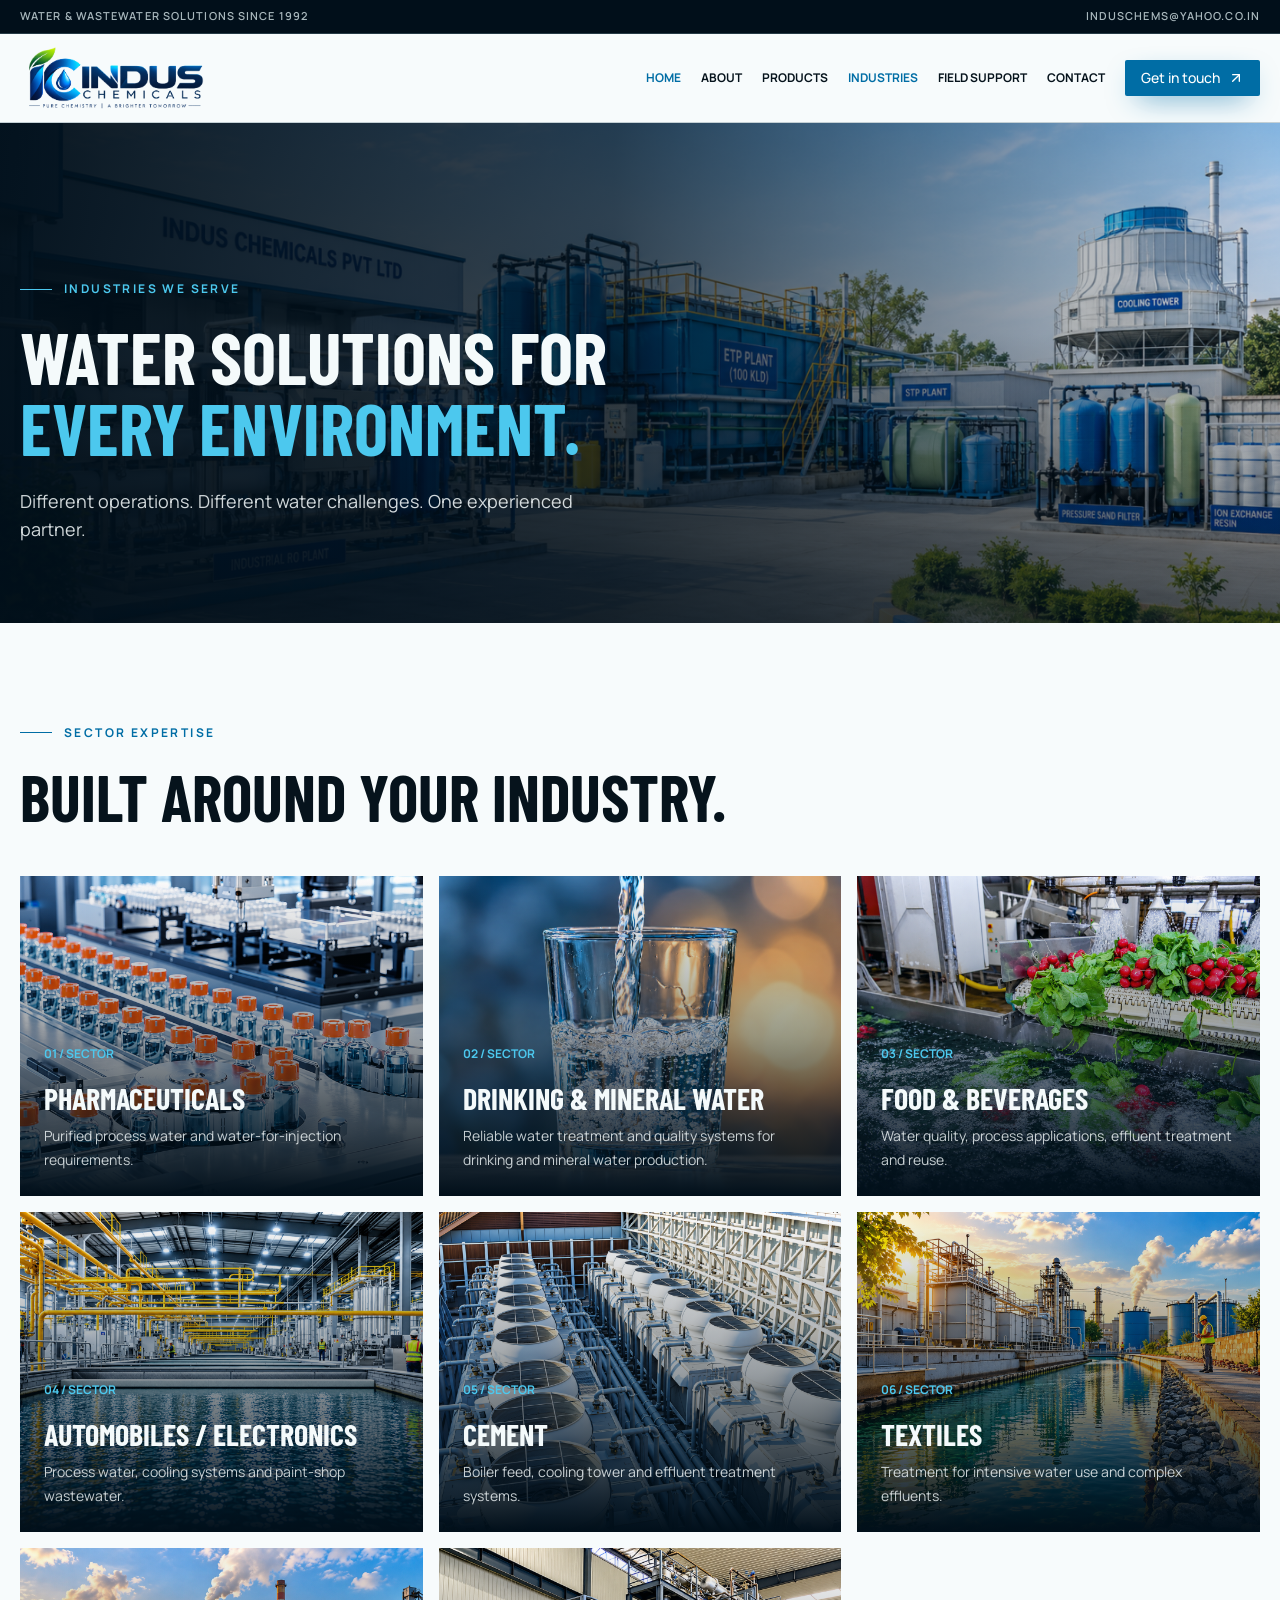
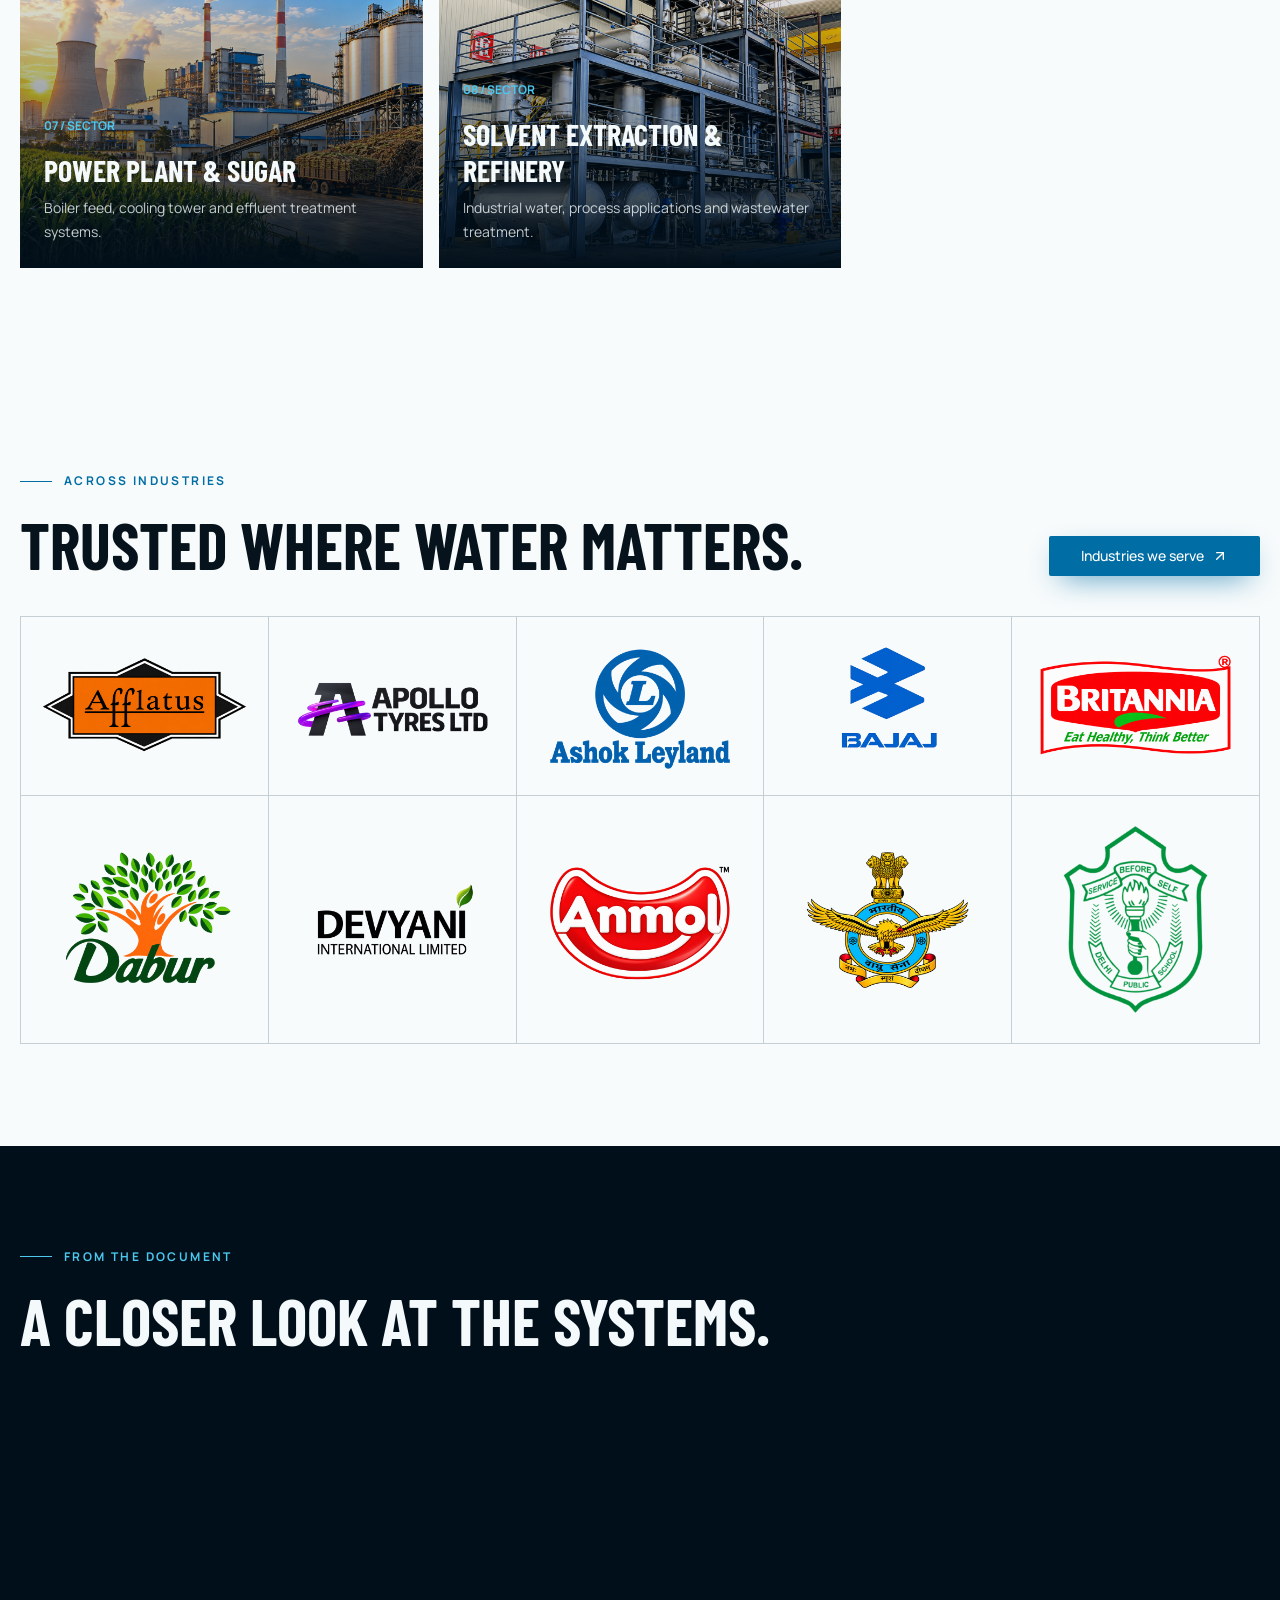
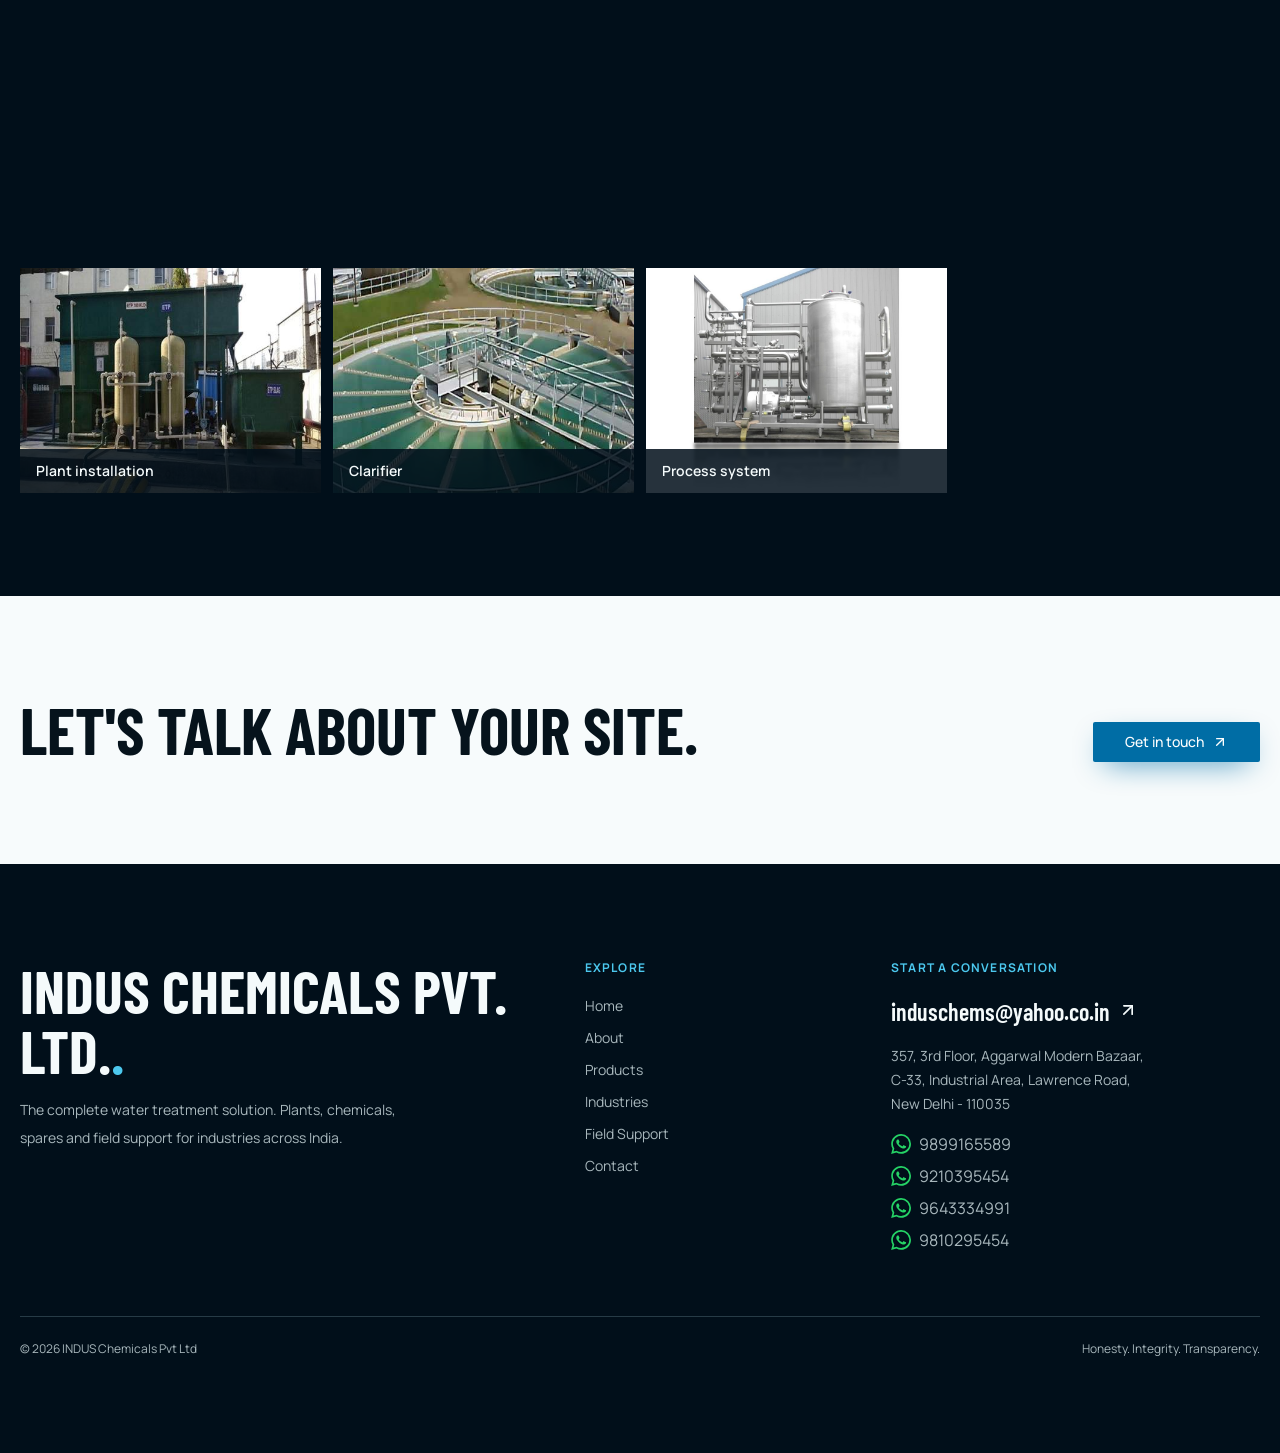
<file: industries.html>
<!doctype html>
<!DOCTYPE html>

<!DOCTYPE html>

<html lang="en">

<head>
    <meta charset="utf-8" />
    <meta content="width=device-width, initial-scale=1" name="viewport" />
    <link data-precedence="default"
        href="https://fonts.googleapis.com/css2?family=Barlow+Condensed:wght@500;600;700;800&amp;family=Manrope:wght@400;500;600;700&amp;display=swap"
        rel="stylesheet" />
    <title>Industries We Serve | INDUS Chemicals</title>
    <meta content="INDUS Chemicals Pvt Ltd" name="author" />
    <meta
        content="Water and wastewater solutions for pharmaceuticals, food and beverage, automotive, textiles, power, hospitality and more."
        name="description" />
    <meta content="Industries We Serve | INDUS Chemicals" property="og:title" />
    <meta content="Industry-specific water solutions and treatment systems across India." property="og:description" />
    <meta content="website" property="og:type" />
    <meta content="summary_large_image" name="twitter:card" />
    <link href="https://fonts.googleapis.com" rel="preconnect" />
    <link crossorigin="anonymous" href="https://fonts.gstatic.com" rel="preconnect" />
    <link href="favicon.png" rel="icon" type="image/png" />
    <link href="styles.css" rel="stylesheet" />
    <script defer="True" src="app.js"></script>
</head>

<body>
    <div class="overflow-x-clip bg-background text-foreground">
        <div class="border-b border-industrial-border bg-industrial text-industrial-muted">
            <div
                class="mx-auto flex max-w-7xl items-center justify-between gap-3 px-5 py-2 text-[11px] font-semibold uppercase tracking-widest">
                <span>Water &amp; wastewater solutions since 1992</span><a
                    class="hidden hover:text-industrial-foreground sm:block"
                    href="mailto:induschems@yahoo.co.in">induschems@yahoo.co.in</a></div>
        </div>
        <header class="sticky top-0 z-50 border-b border-border bg-background/95 backdrop-blur-xl">
            <div class="mx-auto flex h-[76px] max-w-7xl items-center justify-between gap-5 px-5 lg:h-[88px]"><a
                    aria-current="page" aria-label="INDUS Chemicals home"
                    class="flex shrink-0 items-center gap-2 active" data-status="active" href="index.html"><img
                        alt="Indus Chemicals Pvt. Ltd." class="site-logo object-contain" src="assets/logo.png" /></a>
                <nav aria-label="Main navigation" class="ml-auto hidden items-center gap-5 xl:gap-7 lg:flex"><a
                        aria-current="page" class="nav-link text-primary active" data-status="active"
                        href="index.html">Home</a><a class="nav-link" href="about.html">About</a><a class="nav-link"
                        href="products.html">Products</a>
                        <a class="nav-link text-primary active" data-status="active" href="industries.html">Industries</a>
                        <a
                        class="nav-link" href="support.html">Field Support</a><a class="nav-link"
                        href="contact.html">Contact</a></nav>
                <div class="flex items-center gap-2"><a
                        class="items-center justify-center gap-2 whitespace-nowrap rounded-md text-sm font-medium cursor-pointer transition-colors focus-visible:outline-none focus-visible:ring-1 focus-visible:ring-ring disabled:pointer-events-none disabled:opacity-50 disabled:cursor-not-allowed [&amp;_svg]:pointer-events-none [&amp;_svg]:size-4 [&amp;_svg]:shrink-0 bg-primary text-primary-foreground shadow-[0_10px_30px_-12px_var(--primary)] hover:bg-primary-strong hover:-translate-y-0.5 h-9 px-4 py-2 hidden sm:inline-flex"
                        href="contact.html">Get in touch <svg aria-hidden="true" class="lucide lucide-arrow-up-right"
                            fill="none" height="24" stroke="currentColor" stroke-linecap="round" stroke-linejoin="round"
                            stroke-width="2" viewBox="0 0 24 24" width="24" xmlns="http://www.w3.org/2000/svg">
                            <path d="M7 7h10v10"></path>
                            <path d="M7 17 17 7"></path>
                        </svg></a><button aria-expanded="false" aria-label="Open menu"
                        class="inline-flex items-center justify-center gap-2 whitespace-nowrap rounded-md text-sm font-medium cursor-pointer transition-colors focus-visible:outline-none focus-visible:ring-1 focus-visible:ring-ring disabled:pointer-events-none disabled:opacity-50 disabled:cursor-not-allowed [&amp;_svg]:pointer-events-none [&amp;_svg]:size-4 [&amp;_svg]:shrink-0 hover:bg-accent hover:text-accent-foreground h-9 w-9 lg:hidden"><svg
                            aria-hidden="true" class="lucide lucide-menu" fill="none" height="24" stroke="currentColor"
                            stroke-linecap="round" stroke-linejoin="round" stroke-width="2" viewBox="0 0 24 24"
                            width="24" xmlns="http://www.w3.org/2000/svg">
                            <path d="M4 5h16"></path>
                            <path d="M4 12h16"></path>
                            <path d="M4 19h16"></path>
                        </svg></button></div>
            </div>
        </header>
        <main><!--$-->
            <section class="relative isolate flex min-h-[430px] items-end overflow-hidden sm:min-h-[500px]"><img alt=""
                    class="absolute inset-0 -z-20 size-full object-cover" src="assets/plant-campus.png" />
                <div class="hero-overlay absolute inset-0 -z-10"></div>
                <div class="mx-auto w-full max-w-7xl px-5 pb-14 pt-28 sm:pb-20">
                    <div class="max-w-3xl animate-fade-in">
                        <div
                            class="flex items-center gap-3 text-xs font-bold uppercase tracking-[0.2em] text-primary-soft">
                            <span class="h-px w-8 bg-current"></span>Industries we serve</div>
                        <h1
                            class="mt-6 font-display text-5xl font-bold uppercase leading-[.98] text-industrial-foreground sm:text-7xl">
                            Water solutions for<br /><span class="text-primary-soft">every environment.</span></h1>
                        <p class="mt-6 max-w-xl text-base leading-7 text-industrial-foreground/85 sm:text-lg">Different
                            operations. Different water challenges. One experienced partner.</p>
                    </div>
                </div>
            </section>
            <section class="section-space">
                <div class="mx-auto max-w-7xl px-5">
                    <div class="flex items-center gap-3 text-xs font-bold uppercase tracking-[0.2em] text-primary"><span
                            class="h-px w-8 bg-current"></span>Sector expertise</div>
                    <h2 class="section-title mt-6">Built around your industry.</h2>
                    <div class="mt-12 grid gap-4 md:grid-cols-2 lg:grid-cols-3">
                        <article
                            class="group relative isolate flex min-h-80 items-end overflow-hidden bg-industrial p-6 text-industrial-foreground"
                            data-reveal="true"><img alt="Pharmaceuticals"
                                class="absolute inset-0 -z-20 size-full object-cover transition-transform duration-700 group-hover:scale-105"
                                loading="lazy" src="assets/industry-1.png" />
                            <div
                                class="absolute inset-0 -z-10 bg-gradient-to-t from-industrial via-industrial/40 to-transparent">
                            </div>
                            <div><span class="text-xs font-bold text-primary-soft">0<!-- -->1<!-- --> / SECTOR</span>
                                <h3 class="mt-4 font-display text-3xl font-bold uppercase">Pharmaceuticals</h3>
                                <p class="mt-2 max-w-sm text-sm leading-6 text-industrial-foreground/80">Purified
                                    process water and water-for-injection requirements.</p>
                            </div>
                        </article>
                        <article
                            class="group relative isolate flex min-h-80 items-end overflow-hidden bg-industrial p-6 text-industrial-foreground"
                            data-reveal="true"><img alt="Food &amp; beverages"
                                    class="absolute inset-0 -z-20 size-full object-cover transition-transform duration-700 group-hover:scale-105"
                                loading="lazy" src="assets/industry-2.png" />
                            <div
                                class="absolute inset-0 -z-10 bg-gradient-to-t from-industrial via-industrial/40 to-transparent">
                            </div>
                            <div><span class="text-xs font-bold text-primary-soft">0<!-- -->2<!-- --> / SECTOR</span>
                                    <h3 class="mt-4 font-display text-3xl font-bold uppercase">Drinking &amp; mineral water</h3>
                                    <p class="mt-2 max-w-sm text-sm leading-6 text-industrial-foreground/80">Reliable water
                                        treatment and quality systems for drinking and mineral water production.</p>
                            </div>
                        </article>
                        <article
                            class="group relative isolate flex min-h-80 items-end overflow-hidden bg-industrial p-6 text-industrial-foreground"
                            data-reveal="true"><img alt="Automotive &amp; electronics"
                                    class="absolute inset-0 -z-20 size-full object-cover transition-transform duration-700 group-hover:scale-105"
                                loading="lazy" src="assets/industery-3.png" />
                            <div
                                class="absolute inset-0 -z-10 bg-gradient-to-t from-industrial via-industrial/40 to-transparent">
                            </div>
                            <div><span class="text-xs font-bold text-primary-soft">0<!-- -->3<!-- --> / SECTOR</span>
                                    <h3 class="mt-4 font-display text-3xl font-bold uppercase">Food &amp; beverages</h3>
                                    <p class="mt-2 max-w-sm text-sm leading-6 text-industrial-foreground/80">Water quality,
                                        process applications, effluent treatment and reuse.</p>
                            </div>
                        </article>
                        <article
                            class="group relative isolate flex min-h-80 items-end overflow-hidden bg-industrial p-6 text-industrial-foreground"
                            data-reveal="true"><img alt="Textiles"
                                    class="absolute inset-0 -z-20 size-full object-cover transition-transform duration-700 group-hover:scale-105"
                                loading="lazy" src="assets/industry-4.png" />
                            <div
                                class="absolute inset-0 -z-10 bg-gradient-to-t from-industrial via-industrial/40 to-transparent">
                            </div>
                            <div><span class="text-xs font-bold text-primary-soft">0<!-- -->4<!-- --> / SECTOR</span>
                                    <h3 class="mt-4 font-display text-3xl font-bold uppercase">Automobiles / electronics</h3>
                                    <p class="mt-2 max-w-sm text-sm leading-6 text-industrial-foreground/80">Process water,
                                        cooling systems and paint-shop wastewater.</p>
                            </div>
                        </article>
                        <article
                            class="group relative isolate flex min-h-80 items-end overflow-hidden bg-industrial p-6 text-industrial-foreground"
                            data-reveal="true"><img alt="Power, cement &amp; sugar"
                                    class="absolute inset-0 -z-20 size-full object-cover transition-transform duration-700 group-hover:scale-105"
                                loading="lazy" src="assets/indestry-6.png" />
                            <div
                                class="absolute inset-0 -z-10 bg-gradient-to-t from-industrial via-industrial/40 to-transparent">
                            </div>
                            <div><span class="text-xs font-bold text-primary-soft">0<!-- -->5<!-- --> / SECTOR</span>
                                    <h3 class="mt-4 font-display text-3xl font-bold uppercase">Cement</h3>
                                    <p class="mt-2 max-w-sm text-sm leading-6 text-industrial-foreground/80">Boiler feed,
                                        cooling tower and effluent treatment systems.</p>
                            </div>
                        </article>
                        <article
                            class="group relative isolate flex min-h-80 items-end overflow-hidden bg-industrial p-6 text-industrial-foreground"
                            data-reveal="true"><img alt="Textiles"
                                    class="absolute inset-0 -z-20 size-full object-cover transition-transform duration-700 group-hover:scale-105"
                                loading="lazy" src="assets/industery-5.png" />
                            <div
                                class="absolute inset-0 -z-10 bg-gradient-to-t from-industrial via-industrial/40 to-transparent">
                            </div>
                            <div><span class="text-xs font-bold text-primary-soft">0<!-- -->6<!-- --> / SECTOR</span>
                                    <h3 class="mt-4 font-display text-3xl font-bold uppercase">Textiles</h3>
                                    <p class="mt-2 max-w-sm text-sm leading-6 text-industrial-foreground/80">Treatment for
                                        intensive water use and complex effluents.</p>
                            </div>
                        </article>
                            <article
                                class="group relative isolate flex min-h-80 items-end overflow-hidden bg-industrial p-6 text-industrial-foreground"
                                data-reveal="true"><img alt="Power plant and sugar industries"
                                    class="absolute inset-0 -z-20 size-full object-cover transition-transform duration-700 group-hover:scale-105"
                                    loading="lazy" src="assets/industry-7.png" />
                                <div
                                    class="absolute inset-0 -z-10 bg-gradient-to-t from-industrial via-industrial/40 to-transparent">
                                </div>
                                <div><span class="text-xs font-bold text-primary-soft">0<!-- -->7<!-- --> / SECTOR</span>
                                    <h3 class="mt-4 font-display text-3xl font-bold uppercase">Power plant &amp; sugar</h3>
                                    <p class="mt-2 max-w-sm text-sm leading-6 text-industrial-foreground/80">Boiler feed,
                                        cooling tower and effluent treatment systems.</p>
                                </div>
                            </article>
                            <article
                                class="group relative isolate flex min-h-80 items-end overflow-hidden bg-industrial p-6 text-industrial-foreground"
                                data-reveal="true"><img alt="Solvent extraction plant and refinery"
                                    class="absolute inset-0 -z-20 size-full object-cover transition-transform duration-700 group-hover:scale-105"
                                    loading="lazy" src="assets/industry-8.png" />
                                <div
                                    class="absolute inset-0 -z-10 bg-gradient-to-t from-industrial via-industrial/40 to-transparent">
                                </div>
                                <div><span class="text-xs font-bold text-primary-soft">0<!-- -->8<!-- --> / SECTOR</span>
                                    <h3 class="mt-4 font-display text-3xl font-bold uppercase">Solvent extraction &amp; refinery</h3>
                                    <p class="mt-2 max-w-sm text-sm leading-6 text-industrial-foreground/80">Industrial water,
                                        process applications and wastewater treatment.</p>
                                </div>
                            </article>
                    </div>
                </div>
            </section>
           <section class="section-space">
                <div class="mx-auto max-w-7xl px-5">
                    <div class="flex items-center gap-3 text-xs font-bold uppercase tracking-[0.2em] text-primary"><span
                            class="h-px w-8 bg-current"></span>Across industries</div>
                    <div class="mt-6 flex flex-wrap items-end justify-between gap-6">
                        <h2 class="section-title">Trusted where water matters.</h2><a
                            class="inline-flex items-center justify-center gap-2 whitespace-nowrap text-sm font-medium cursor-pointer transition-colors focus-visible:outline-none focus-visible:ring-1 focus-visible:ring-ring disabled:pointer-events-none disabled:opacity-50 disabled:cursor-not-allowed [&amp;_svg]:pointer-events-none [&amp;_svg]:size-4 [&amp;_svg]:shrink-0 bg-primary text-primary-foreground shadow-[0_10px_30px_-12px_var(--primary)] hover:bg-primary-strong hover:-translate-y-0.5 h-10 rounded-md px-8"
                            href="industries.html">Industries we serve <svg aria-hidden="true"
                                class="lucide lucide-arrow-up-right" fill="none" height="24" stroke="currentColor"
                                stroke-linecap="round" stroke-linejoin="round" stroke-width="2" viewBox="0 0 24 24"
                                width="24" xmlns="http://www.w3.org/2000/svg">
                                <path d="M7 7h10v10"></path>
                                <path d="M7 17 17 7"></path>
                            </svg></a>
                    </div>
                    <div class="mt-10 grid grid-cols-2 border-l border-t border-border sm:grid-cols-3 lg:grid-cols-5">

                        <!-- Afflatus Gravures -->
                        <div
                            class="flex min-h-28 items-center justify-center border-b border-r border-border p-5 transition-colors hover:bg-secondary">
                            <img src="./assets/logo/1.png" alt="Afflatus Gravures Pvt. Ltd. Logo"
                                class="h-auto max-h-16 w-full max-w-[180px] object-contain" loading="lazy" />
                        </div>

                        <!-- Air Force Station -->
                        <div
                            class="flex min-h-28 items-center justify-center border-b border-r border-border p-5 transition-colors hover:bg-secondary">
                            <img src="./assets/logo/2.png" alt="Air Force Station New Delhi Logo"
                                class="h-auto max-h-16 w-full max-w-[180px] object-contain" loading="lazy" />
                        </div>

                        <!-- Anmol Bakers -->
                        <div
                            class="flex min-h-28 items-center justify-center border-b border-r border-border p-5 transition-colors hover:bg-secondary">
                            <img src="./assets/logo/3.png" alt="Anmol Bakers Ltd. Logo"
                                class="h-auto max-h-16 w-full max-w-[180px] object-contain" loading="lazy" />
                        </div>

                        <!-- Apollo Tyres -->
                        <div
                            class="flex min-h-28 items-center justify-center border-b border-r border-border p-5 transition-colors hover:bg-secondary">
                            <img src="./assets/logo/4.png" alt="Apollo Tyres Logo"
                                class="h-auto max-h-16 w-full max-w-[180px] object-contain" loading="lazy" />
                        </div>

                        <!-- Ashok Leyland -->
                        <div
                            class="flex min-h-28 items-center justify-center border-b border-r border-border p-5 transition-colors hover:bg-secondary">
                            <img src="./assets/logo/5.png" alt="Ashok Leyland Logo"
                                class="h-auto max-h-16 w-full max-w-[180px] object-contain" loading="lazy" />
                        </div>

                        <!-- Bajaj Auto -->
                        <div
                            class="flex min-h-28 items-center justify-center border-b border-r border-border p-5 transition-colors hover:bg-secondary">
                            <img src="./assets/logo/6.png" alt="Bajaj Auto Ltd. Logo"
                                class="h-auto max-h-16 w-full max-w-[180px] object-contain" loading="lazy" />
                        </div>

                        <!-- Britannia Industries -->
                        <div
                            class="flex min-h-28 items-center justify-center border-b border-r border-border p-5 transition-colors hover:bg-secondary">
                            <img src="./assets/logo/7.png" alt="Britannia Industries Ltd. Logo"
                                class="h-auto max-h-16 w-full max-w-[180px] object-contain" loading="lazy" />
                        </div>

                        <!-- Dabur India -->
                        <div
                            class="flex min-h-28 items-center justify-center border-b border-r border-border p-5 transition-colors hover:bg-secondary">
                            <img src="./assets/logo/8.png" alt="Dabur India Ltd. Logo"
                                class="h-auto max-h-16 w-full max-w-[180px] object-contain" loading="lazy" />
                        </div>

                        <!-- Delhi Public School -->
                        <div
                            class="flex min-h-28 items-center justify-center border-b border-r border-border p-5 transition-colors hover:bg-secondary">
                            <img src="./assets/logo/9.png" alt="Delhi Public School Gurgaon Logo"
                                class="h-auto max-h-16 w-full max-w-[180px] object-contain" loading="lazy" />
                        </div>

                        <!-- Devyani Beverages Pepsi -->
                        <div
                            class="flex min-h-28 items-center justify-center border-b border-r border-border p-5 transition-colors hover:bg-secondary">
                            <img src="./assets/logo/11.png" alt="Devyani Beverages Pepsi Logo"
                                class="h-auto max-h-16 w-full max-w-[180px] object-contain" loading="lazy" />
                        </div>

                    </div>
                </div>
            </section>
            <section class="section-space bg-industrial text-industrial-foreground">
                <div class="mx-auto max-w-7xl px-5">
                    <div class="flex items-center gap-3 text-xs font-bold uppercase tracking-[0.2em] text-primary-soft">
                        <span class="h-px w-8 bg-current"></span>From the document</div>
                    <h2 class="section-title mt-6">A closer look at the systems.</h2>
                    <div class="mt-10 grid gap-3 sm:grid-cols-2 lg:grid-cols-4">
                        <figure class="group relative overflow-hidden bg-muted sm:col-span-2 sm:row-span-2"
                            data-reveal="true"><img alt="Integrated treatment facility"
                                class="w-full object-cover transition-transform duration-700 group-hover:scale-105 h-full min-h-[300px]"
                                loading="lazy" src="assets/plant-campus.png" />
                            <figcaption
                                class="absolute inset-x-0 bottom-0 bg-industrial/85 px-4 py-3 text-sm font-semibold text-industrial-foreground">
                                Integrated treatment facility</figcaption>
                        </figure>
                        <figure class="group relative overflow-hidden bg-muted" data-reveal="true"><img
                                alt="Reverse osmosis plant"
                                class="w-full object-cover transition-transform duration-700 group-hover:scale-105 aspect-[4/3]"
                                loading="lazy" src="assets/ro-system.png" />
                            <figcaption
                                class="absolute inset-x-0 bottom-0 bg-industrial/85 px-4 py-3 text-sm font-semibold text-industrial-foreground">
                                Reverse osmosis plant</figcaption>
                        </figure>
                        <figure class="group relative overflow-hidden bg-muted" data-reveal="true"><img
                                alt="Filtration system"
                                class="w-full object-cover transition-transform duration-700 group-hover:scale-105 aspect-[4/3]"
                                loading="lazy" src="assets/filtration-unit.png" />
                            <figcaption
                                class="absolute inset-x-0 bottom-0 bg-industrial/85 px-4 py-3 text-sm font-semibold text-industrial-foreground">
                                Filtration system</figcaption>
                        </figure>
                        <figure class="group relative overflow-hidden bg-muted" data-reveal="true"><img
                                alt="Cooling towers"
                                class="w-full object-cover transition-transform duration-700 group-hover:scale-105 aspect-[4/3]"
                                loading="lazy" src="assets/cooling-towers.png" />
                            <figcaption
                                class="absolute inset-x-0 bottom-0 bg-industrial/85 px-4 py-3 text-sm font-semibold text-industrial-foreground">
                                Cooling towers</figcaption>
                        </figure>
                        <figure class="group relative overflow-hidden bg-muted" data-reveal="true"><img
                                alt="Water treatment skid"
                                class="w-full object-cover transition-transform duration-700 group-hover:scale-105 aspect-[4/3]"
                                loading="lazy" src="assets/treatment-skid.png" />
                            <figcaption
                                class="absolute inset-x-0 bottom-0 bg-industrial/85 px-4 py-3 text-sm font-semibold text-industrial-foreground">
                                Water treatment skid</figcaption>
                        </figure>
                        <figure class="group relative overflow-hidden bg-muted" data-reveal="true"><img
                                alt="Plant installation"
                                class="w-full object-cover transition-transform duration-700 group-hover:scale-105 aspect-[4/3]"
                                loading="lazy" src="assets/plant-installation.png" />
                            <figcaption
                                class="absolute inset-x-0 bottom-0 bg-industrial/85 px-4 py-3 text-sm font-semibold text-industrial-foreground">
                                Plant installation</figcaption>
                        </figure>
                        <figure class="group relative overflow-hidden bg-muted" data-reveal="true"><img alt="Clarifier"
                                class="w-full object-cover transition-transform duration-700 group-hover:scale-105 aspect-[4/3]"
                                loading="lazy" src="assets/clarifier.jpeg" />
                            <figcaption
                                class="absolute inset-x-0 bottom-0 bg-industrial/85 px-4 py-3 text-sm font-semibold text-industrial-foreground">
                                Clarifier</figcaption>
                        </figure>
                        <figure class="group relative overflow-hidden bg-muted" data-reveal="true"><img
                                alt="Process system"
                                class="w-full object-cover transition-transform duration-700 group-hover:scale-105 aspect-[4/3]"
                                loading="lazy" src="assets/process-skid.jpeg" />
                            <figcaption
                                class="absolute inset-x-0 bottom-0 bg-industrial/85 px-4 py-3 text-sm font-semibold text-industrial-foreground">
                                Process system</figcaption>
                        </figure>
                    </div>
                </div>
            </section>
            <section class="section-space">
                <div class="mx-auto flex max-w-7xl flex-wrap items-end justify-between gap-8 px-5">
                    <h2 class="section-title">Let's talk about your site.</h2><a
                        class="inline-flex items-center justify-center gap-2 whitespace-nowrap text-sm font-medium cursor-pointer transition-colors focus-visible:outline-none focus-visible:ring-1 focus-visible:ring-ring disabled:pointer-events-none disabled:opacity-50 disabled:cursor-not-allowed [&amp;_svg]:pointer-events-none [&amp;_svg]:size-4 [&amp;_svg]:shrink-0 bg-primary text-primary-foreground shadow-[0_10px_30px_-12px_var(--primary)] hover:bg-primary-strong hover:-translate-y-0.5 h-10 rounded-md px-8"
                        href="contact.html">Get in touch <svg aria-hidden="true" class="lucide lucide-arrow-up-right"
                            fill="none" height="24" stroke="currentColor" stroke-linecap="round" stroke-linejoin="round"
                            stroke-width="2" viewbox="0 0 24 24" width="24" xmlns="http://www.w3.org/2000/svg">
                            <path d="M7 7h10v10"></path>
                            <path d="M7 17 17 7"></path>
                        </svg></a>
                </div>
            </section><!--/$-->
        </main>
       <footer class="bg-industrial text-industrial-foreground">
            <div class="mx-auto max-w-7xl px-5 py-16 sm:py-24">
                <div class="grid gap-12 border-b border-industrial-border pb-16 lg:grid-cols-[1.4fr_.7fr_1fr]">
                    <div>
                        <div class="font-display text-5xl font-bold uppercase sm:text-6xl">INDUS CHEMICALS PVT.
                            LTD.<span class="text-primary-soft">.</span></div>
                        <p class="mt-4 max-w-sm text-sm leading-7 text-industrial-muted">The complete water treatment
                            solution. Plants, chemicals, spares and field support for industries across India.</p>
                    </div>
                    <nav aria-label="Footer navigation">
                        <h2 class="text-xs font-bold uppercase tracking-widest text-primary-soft">Explore</h2>
                        <div class="mt-5 grid gap-3"><a aria-current="page"
                                class="w-fit text-sm text-industrial-muted transition-colors hover:text-industrial-foreground active"
                                data-status="active" href="index.html">Home</a><a
                                class="w-fit text-sm text-industrial-muted transition-colors hover:text-industrial-foreground"
                                href="about.html">About</a><a
                                class="w-fit text-sm text-industrial-muted transition-colors hover:text-industrial-foreground"
                                href="products.html">Products</a><a
                                class="w-fit text-sm text-industrial-muted transition-colors hover:text-industrial-foreground"
                                href="industries.html">Industries</a><a
                                class="w-fit text-sm text-industrial-muted transition-colors hover:text-industrial-foreground"
                                href="support.html">Field Support</a><a
                                class="w-fit text-sm text-industrial-muted transition-colors hover:text-industrial-foreground"
                                href="contact.html">Contact</a></div>
                    </nav>
                    <div>
                        <h2 class="text-xs font-bold uppercase tracking-widest text-primary-soft">Start a conversation
                        </h2><a
                            class="mt-5 flex items-start gap-2 break-all font-display text-2xl font-semibold hover:text-primary-soft"
                            href="mailto:induschems@yahoo.co.in">induschems@yahoo.co.in<svg aria-hidden="true"
                                class="lucide lucide-arrow-up-right mt-1 size-5 shrink-0" fill="none" height="24"
                                stroke="currentColor" stroke-linecap="round" stroke-linejoin="round" stroke-width="2"
                                viewBox="0 0 24 24" width="24" xmlns="http://www.w3.org/2000/svg">
                                <path d="M7 7h10v10"></path>
                                <path d="M7 17 17 7"></path>
                            </svg></a>
                        <p class="mt-4 text-sm leading-6 text-industrial-muted">357, 3rd Floor, Aggarwal Modern
                            Bazaar,<br />
                            C-33, Industrial Area, Lawrence Road,<br />New Delhi - 110035</p>

                        <a class="mt-4 flex items-center gap-2 text-industrial-muted hover:text-industrial-foreground"
                            href="https://wa.me/9899165589" target="_blank" rel="noopener noreferrer">
                            <svg xmlns="http://www.w3.org/2000/svg" width="20" height="20" viewBox="0 0 24 24"
                                fill="#25D366" aria-hidden="true">
                                <path
                                    d="M20.52 3.48A11.78 11.78 0 0 0 12.12 0C5.58 0 .26 5.32.26 11.86c0 2.09.55 4.13 1.59 5.93L.16 24l6.36-1.67a11.85 11.85 0 0 0 5.6 1.42h.01c6.54 0 11.86-5.32 11.86-11.86a11.8 11.8 0 0 0-3.47-8.41ZM12.13 21.7a9.8 9.8 0 0 1-4.99-1.37l-.36-.21-3.77.99 1.01-3.67-.24-.38a9.82 9.82 0 1 1 8.35 4.64Zm5.39-7.35c-.29-.15-1.72-.85-1.99-.95-.27-.1-.46-.15-.65.15-.19.29-.75.95-.92 1.14-.17.19-.34.22-.63.07-.29-.15-1.23-.45-2.35-1.44-.87-.77-1.46-1.72-1.63-2.01-.17-.29-.02-.45.13-.6.13-.13.29-.34.44-.51.15-.17.19-.29.29-.48.1-.19.05-.36-.02-.51-.07-.15-.65-1.57-.89-2.15-.23-.56-.47-.48-.65-.49h-.55c-.19 0-.5.07-.77.36-.27.29-1.01.99-1.01 2.41s1.04 2.79 1.18 2.98c.15.19 2.04 3.12 4.95 4.37.69.3 1.23.48 1.65.61.69.22 1.32.19 1.82.12.55-.08 1.72-.7 1.97-1.38.24-.68.24-1.26.17-1.38-.07-.12-.26-.19-.55-.34Z" />
                            </svg>
                            <span>9899165589</span>
                        </a>

                        <a class="mt-2 flex items-center gap-2 text-industrial-muted hover:text-industrial-foreground"
                            href="https://wa.me/9210395454" target="_blank" rel="noopener noreferrer">
                            <svg xmlns="http://www.w3.org/2000/svg" width="20" height="20" viewBox="0 0 24 24"
                                fill="#25D366" aria-hidden="true">
                                <path
                                    d="M20.52 3.48A11.78 11.78 0 0 0 12.12 0C5.58 0 .26 5.32.26 11.86c0 2.09.55 4.13 1.59 5.93L.16 24l6.36-1.67a11.85 11.85 0 0 0 5.6 1.42h.01c6.54 0 11.86-5.32 11.86-11.86a11.8 11.8 0 0 0-3.47-8.41ZM12.13 21.7a9.8 9.8 0 0 1-4.99-1.37l-.36-.21-3.77.99 1.01-3.67-.24-.38a9.82 9.82 0 1 1 8.35 4.64Zm5.39-7.35c-.29-.15-1.72-.85-1.99-.95-.27-.1-.46-.15-.65.15-.19.29-.75.95-.92 1.14-.17.19-.34.22-.63.07-.29-.15-1.23-.45-2.35-1.44-.87-.77-1.46-1.72-1.63-2.01-.17-.29-.02-.45.13-.6.13-.13.29-.34.44-.51.15-.17.19-.29.29-.48.1-.19.05-.36-.02-.51-.07-.15-.65-1.57-.89-2.15-.23-.56-.47-.48-.65-.49h-.55c-.19 0-.5.07-.77.36-.27.29-1.01.99-1.01 2.41s1.04 2.79 1.18 2.98c.15.19 2.04 3.12 4.95 4.37.69.3 1.23.48 1.65.61.69.22 1.32.19 1.82.12.55-.08 1.72-.7 1.97-1.38.24-.68.24-1.26.17-1.38-.07-.12-.26-.19-.55-.34Z" />
                            </svg>
                            <span>9210395454</span>
                        </a>

                        <a class="mt-2 flex items-center gap-2 text-industrial-muted hover:text-industrial-foreground"
                            href="https://wa.me/9643334991" target="_blank" rel="noopener noreferrer">
                            <svg xmlns="http://www.w3.org/2000/svg" width="20" height="20" viewBox="0 0 24 24"
                                fill="#25D366" aria-hidden="true">
                                <path
                                    d="M20.52 3.48A11.78 11.78 0 0 0 12.12 0C5.58 0 .26 5.32.26 11.86c0 2.09.55 4.13 1.59 5.93L.16 24l6.36-1.67a11.85 11.85 0 0 0 5.6 1.42h.01c6.54 0 11.86-5.32 11.86-11.86a11.8 11.8 0 0 0-3.47-8.41ZM12.13 21.7a9.8 9.8 0 0 1-4.99-1.37l-.36-.21-3.77.99 1.01-3.67-.24-.38a9.82 9.82 0 1 1 8.35 4.64Zm5.39-7.35c-.29-.15-1.72-.85-1.99-.95-.27-.1-.46-.15-.65.15-.19.29-.75.95-.92 1.14-.17.19-.34.22-.63.07-.29-.15-1.23-.45-2.35-1.44-.87-.77-1.46-1.72-1.63-2.01-.17-.29-.02-.45.13-.6.13-.13.29-.34.44-.51.15-.17.19-.29.29-.48.1-.19.05-.36-.02-.51-.07-.15-.65-1.57-.89-2.15-.23-.56-.47-.48-.65-.49h-.55c-.19 0-.5.07-.77.36-.27.29-1.01.99-1.01 2.41s1.04 2.79 1.18 2.98c.15.19 2.04 3.12 4.95 4.37.69.3 1.23.48 1.65.61.69.22 1.32.19 1.82.12.55-.08 1.72-.7 1.97-1.38.24-.68.24-1.26.17-1.38-.07-.12-.26-.19-.55-.34Z" />
                            </svg>
                            <span>9643334991</span>
                        </a>

                        <a class="mt-2 flex items-center gap-2 text-industrial-muted hover:text-industrial-foreground"
                            href="https://wa.me/9810295454" target="_blank" rel="noopener noreferrer">
                            <svg xmlns="http://www.w3.org/2000/svg" width="20" height="20" viewBox="0 0 24 24"
                                fill="#25D366" aria-hidden="true">
                                <path
                                    d="M20.52 3.48A11.78 11.78 0 0 0 12.12 0C5.58 0 .26 5.32.26 11.86c0 2.09.55 4.13 1.59 5.93L.16 24l6.36-1.67a11.85 11.85 0 0 0 5.6 1.42h.01c6.54 0 11.86-5.32 11.86-11.86a11.8 11.8 0 0 0-3.47-8.41ZM12.13 21.7a9.8 9.8 0 0 1-4.99-1.37l-.36-.21-3.77.99 1.01-3.67-.24-.38a9.82 9.82 0 1 1 8.35 4.64Zm5.39-7.35c-.29-.15-1.72-.85-1.99-.95-.27-.1-.46-.15-.65.15-.19.29-.75.95-.92 1.14-.17.19-.34.22-.63.07-.29-.15-1.23-.45-2.35-1.44-.87-.77-1.46-1.72-1.63-2.01-.17-.29-.02-.45.13-.6.13-.17.29-.34.44-.51.15-.17.19-.29.29-.48.1-.19.05-.36-.02-.51-.07-.15-.65-1.57-.89-2.15-.23-.56-.47-.48-.65-.49h-.55c-.19 0-.5.07-.77.36-.27.29-1.01.99-1.01 2.41s1.04 2.79 1.18 2.98c.15.19 2.04 3.12 4.95 4.37.69.3 1.23.48 1.65.61.69.22 1.32.19 1.82.12.55-.08 1.72-.7 1.97-1.38.24-.68.24-1.26.17-1.38Z" />
                            </svg>
                            <span>9810295454</span>
                        </a>

                    </div>
                </div>
                <div class="flex flex-wrap justify-between gap-3 pt-6 text-xs text-industrial-muted"><span>©
                        <!-- -->2026<!-- --> INDUS Chemicals Pvt Ltd</span><span>Honesty. Integrity.
                        Transparency.</span></div>
            </div>
        </footer>
    </div>
</body>

</html>
</file>
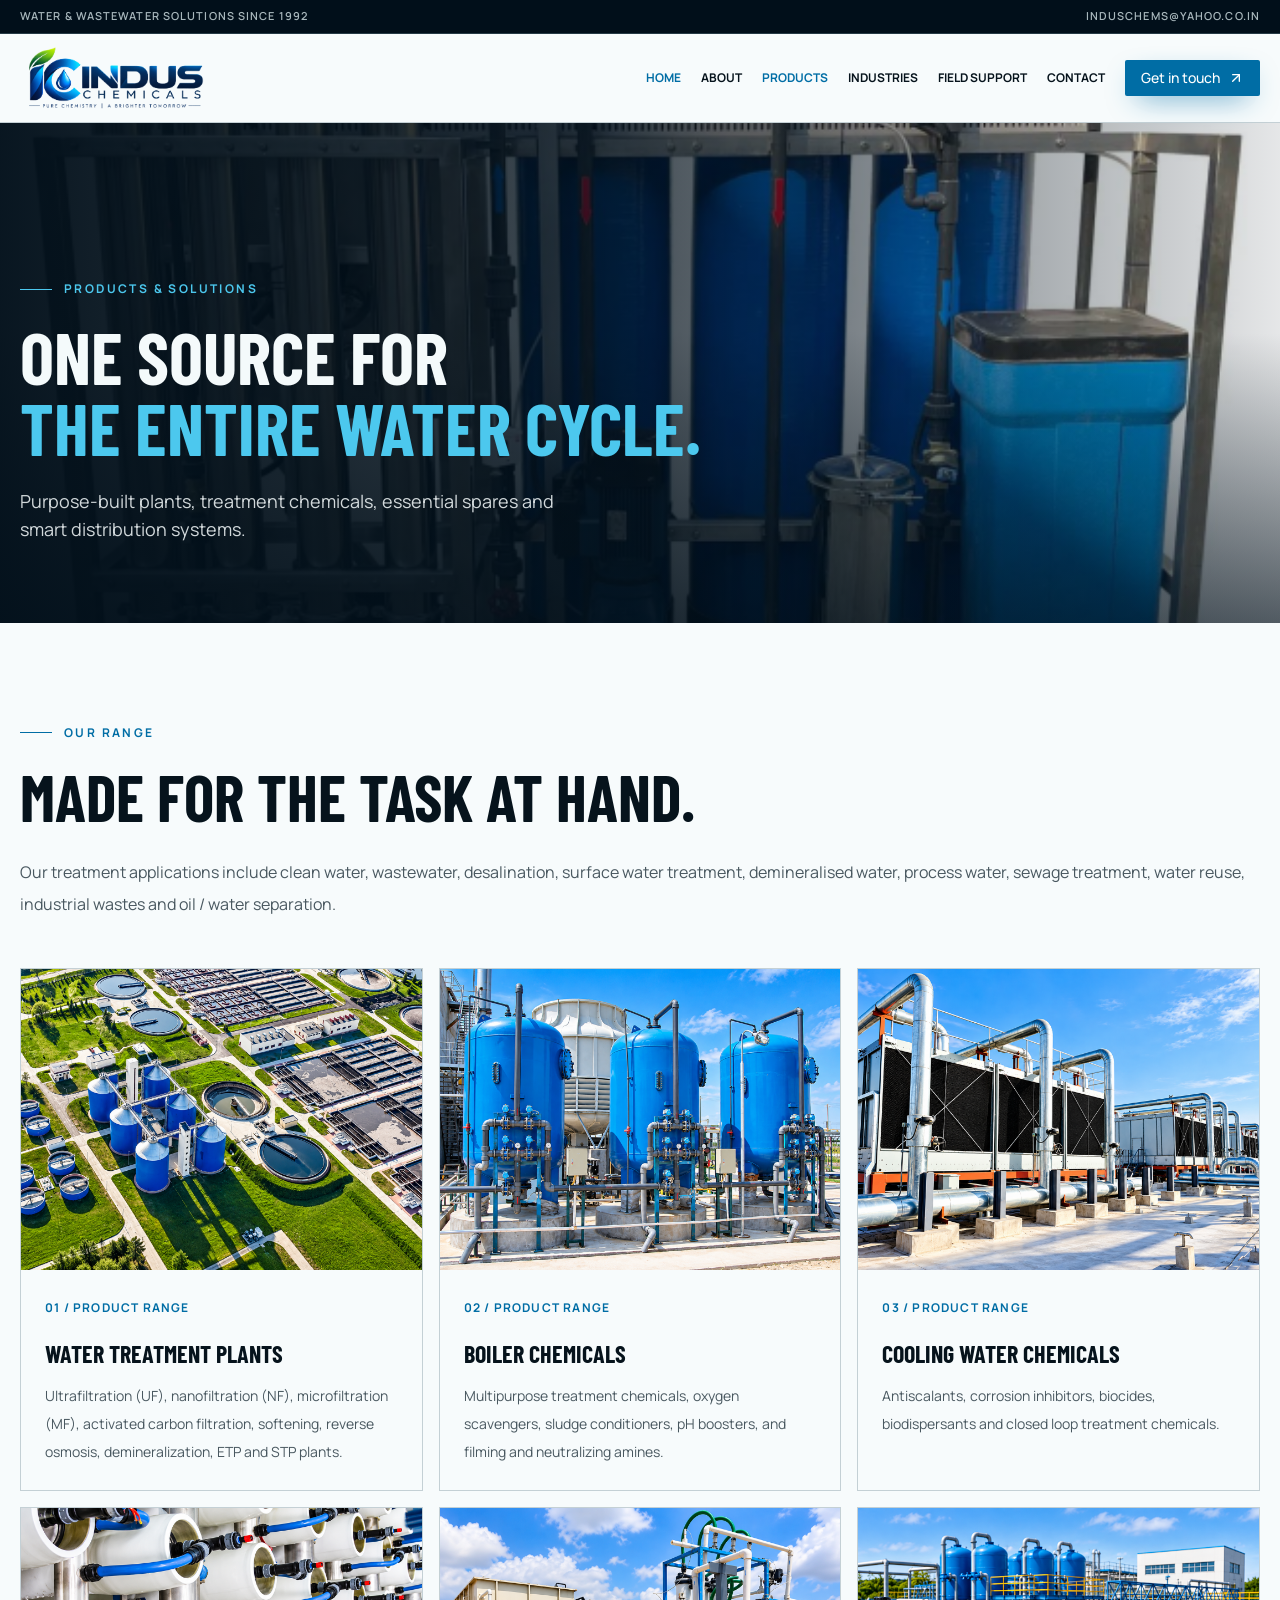
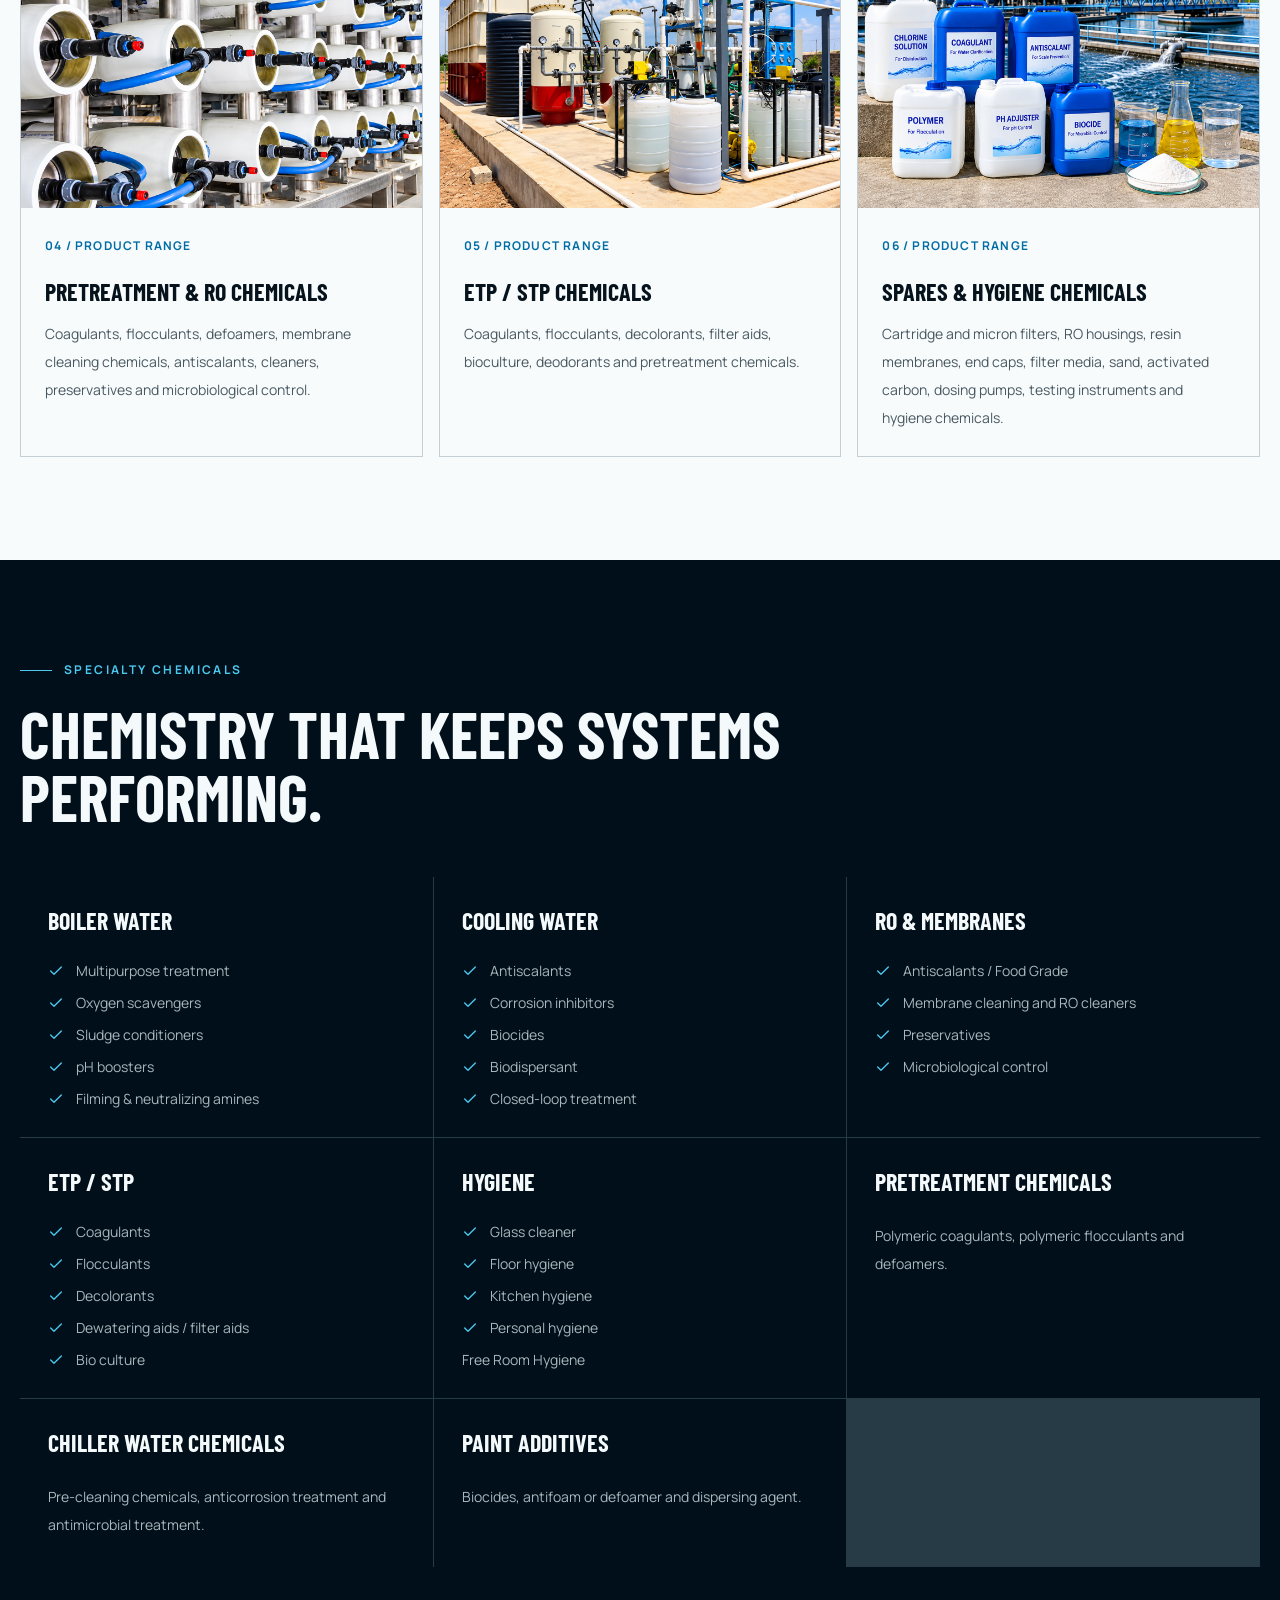
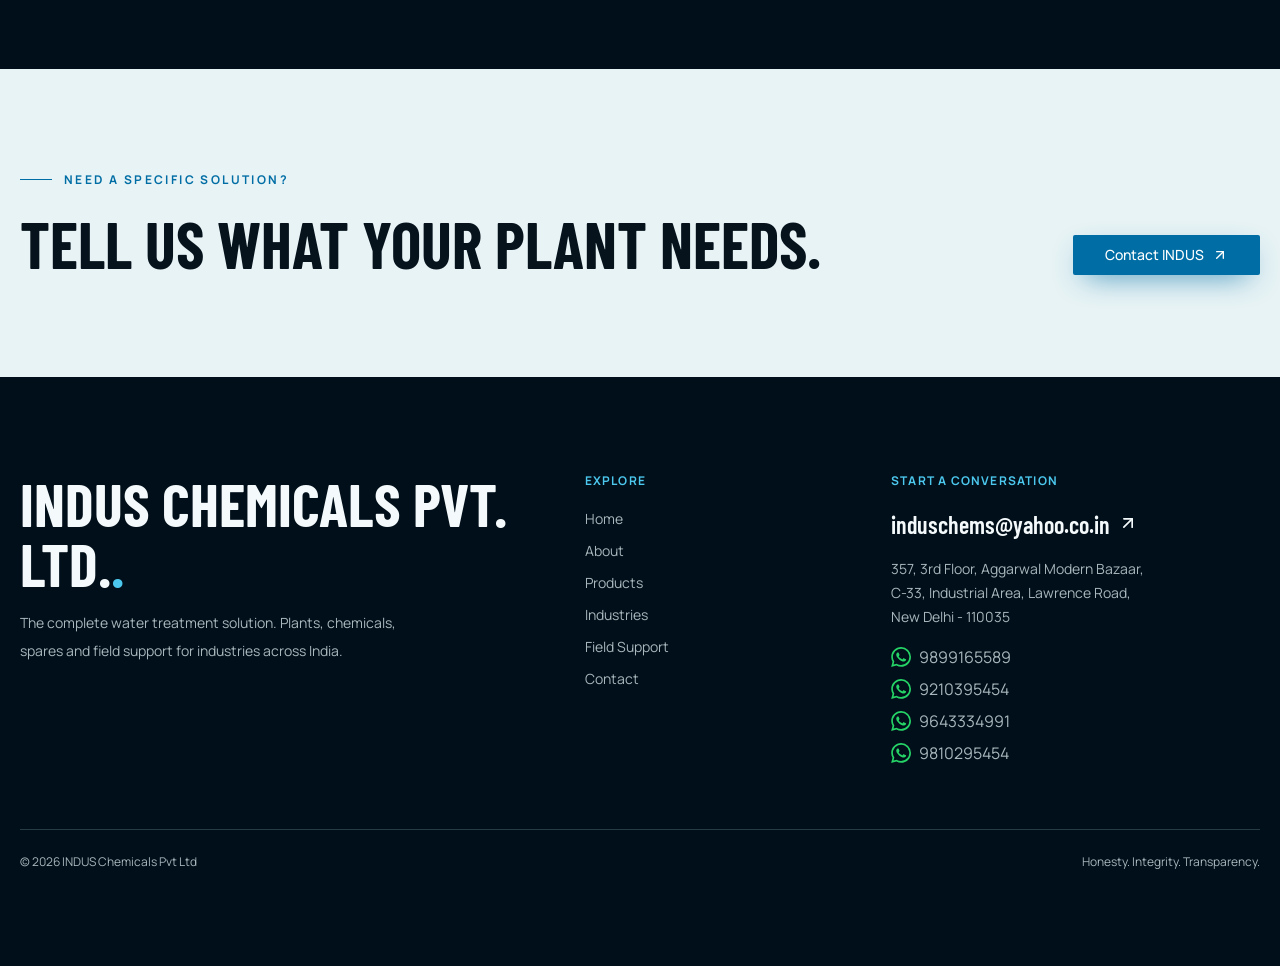
<file: products.html>
<!doctype html>
<!DOCTYPE html>

<!DOCTYPE html>

<html lang="en">

<head>
    <meta charset="utf-8" />
    <meta content="width=device-width, initial-scale=1" name="viewport" />
    <link data-precedence="default"
        href="https://fonts.googleapis.com/css2?family=Barlow+Condensed:wght@500;600;700;800&amp;family=Manrope:wght@400;500;600;700&amp;display=swap"
        rel="stylesheet" />
    <title>Products &amp; Solutions | INDUS Chemicals</title>
    <meta content="INDUS Chemicals Pvt Ltd" name="author" />
    <meta
        content="Explore water treatment plants, wastewater systems, chemicals, spares, booster systems and swimming pool solutions from INDUS Chemicals."
        name="description" />
    <meta content="Products &amp; Solutions | INDUS Chemicals" property="og:title" />
    <meta content="Plants, chemicals, spares and water distribution solutions for industry."
        property="og:description" />
    <meta content="website" property="og:type" />
    <meta content="summary_large_image" name="twitter:card" />
    <link href="https://fonts.googleapis.com" rel="preconnect" />
    <link crossorigin="anonymous" href="https://fonts.gstatic.com" rel="preconnect" />
    <link href="favicon.png" rel="icon" type="image/png" />
    <link href="styles.css" rel="stylesheet" />
    <script defer="True" src="app.js"></script>
</head>

<body>
    <div class="overflow-x-clip bg-background text-foreground">
        <div class="border-b border-industrial-border bg-industrial text-industrial-muted">
            <div
                class="mx-auto flex max-w-7xl items-center justify-between gap-3 px-5 py-2 text-[11px] font-semibold uppercase tracking-widest">
                <span>Water &amp; wastewater solutions since 1992</span><a
                    class="hidden hover:text-industrial-foreground sm:block"
                    href="mailto:induschems@yahoo.co.in">induschems@yahoo.co.in</a></div>
        </div>
        <header class="sticky top-0 z-50 border-b border-border bg-background/95 backdrop-blur-xl">
            <div class="mx-auto flex h-[76px] max-w-7xl items-center justify-between gap-5 px-5 lg:h-[88px]"><a
                    aria-current="page" aria-label="INDUS Chemicals home"
                    class="flex shrink-0 items-center gap-2 active" data-status="active" href="index.html"><img
                        alt="Indus Chemicals Pvt. Ltd." class="site-logo object-contain" src="assets/logo.png" /></a>
                <nav aria-label="Main navigation" class="ml-auto hidden items-center gap-5 xl:gap-7 lg:flex"><a
                        aria-current="page" class="nav-link text-primary active" data-status="active"
                        href="index.html">Home</a><a class="nav-link" href="about.html">About</a>
                        <a class="nav-link text-primary active" data-status="active" href="products.html">Products</a><a class="nav-link" href="industries.html">Industries</a><a
                        class="nav-link" href="support.html">Field Support</a><a class="nav-link"
                        href="contact.html">Contact</a></nav>
                <div class="flex items-center gap-2"><a
                        class="items-center justify-center gap-2 whitespace-nowrap rounded-md text-sm font-medium cursor-pointer transition-colors focus-visible:outline-none focus-visible:ring-1 focus-visible:ring-ring disabled:pointer-events-none disabled:opacity-50 disabled:cursor-not-allowed [&amp;_svg]:pointer-events-none [&amp;_svg]:size-4 [&amp;_svg]:shrink-0 bg-primary text-primary-foreground shadow-[0_10px_30px_-12px_var(--primary)] hover:bg-primary-strong hover:-translate-y-0.5 h-9 px-4 py-2 hidden sm:inline-flex"
                        href="contact.html">Get in touch <svg aria-hidden="true" class="lucide lucide-arrow-up-right"
                            fill="none" height="24" stroke="currentColor" stroke-linecap="round" stroke-linejoin="round"
                            stroke-width="2" viewBox="0 0 24 24" width="24" xmlns="http://www.w3.org/2000/svg">
                            <path d="M7 7h10v10"></path>
                            <path d="M7 17 17 7"></path>
                        </svg></a><button aria-expanded="false" aria-label="Open menu"
                        class="inline-flex items-center justify-center gap-2 whitespace-nowrap rounded-md text-sm font-medium cursor-pointer transition-colors focus-visible:outline-none focus-visible:ring-1 focus-visible:ring-ring disabled:pointer-events-none disabled:opacity-50 disabled:cursor-not-allowed [&amp;_svg]:pointer-events-none [&amp;_svg]:size-4 [&amp;_svg]:shrink-0 hover:bg-accent hover:text-accent-foreground h-9 w-9 lg:hidden"><svg
                            aria-hidden="true" class="lucide lucide-menu" fill="none" height="24" stroke="currentColor"
                            stroke-linecap="round" stroke-linejoin="round" stroke-width="2" viewBox="0 0 24 24"
                            width="24" xmlns="http://www.w3.org/2000/svg">
                            <path d="M4 5h16"></path>
                            <path d="M4 12h16"></path>
                            <path d="M4 19h16"></path>
                        </svg></button></div>
            </div>
        </header>
        <main><!--$-->
            <section class="relative isolate flex min-h-[430px] items-end overflow-hidden sm:min-h-[500px]"><img alt=""
                    class="absolute inset-0 -z-20 size-full object-cover" src="assets/ro-system.png" />
                <div class="hero-overlay absolute inset-0 -z-10"></div>
                <div class="mx-auto w-full max-w-7xl px-5 pb-14 pt-28 sm:pb-20">
                    <div class="max-w-3xl animate-fade-in">
                        <div
                            class="flex items-center gap-3 text-xs font-bold uppercase tracking-[0.2em] text-primary-soft">
                            <span class="h-px w-8 bg-current"></span>Products &amp; solutions</div>
                        <h1
                            class="mt-6 font-display text-5xl font-bold uppercase leading-[.98] text-industrial-foreground sm:text-7xl">
                            One source for<br /><span class="text-primary-soft">the entire water cycle.</span></h1>
                        <p class="mt-6 max-w-xl text-base leading-7 text-industrial-foreground/85 sm:text-lg">
                            Purpose-built plants, treatment chemicals, essential spares and smart distribution systems.
                        </p>
                    </div>
                </div>
            </section>
            <section class="section-space">
                <div class="mx-auto max-w-7xl px-5">
                    <div class="flex items-center gap-3 text-xs font-bold uppercase tracking-[0.2em] text-primary"><span
                            class="h-px w-8 bg-current"></span>Our range</div>
                    <h2 class="section-title mt-6">Made for the task at hand.</h2>
                    <p class="mt-7 max-w-4xl leading-8 text-muted-foreground">Our treatment applications include clean
                        water, wastewater, desalination, surface water treatment, demineralised water, process water,
                        sewage treatment, water reuse, industrial wastes and oil / water separation.</p>
                    <div class="mt-12 grid gap-4 md:grid-cols-2 lg:grid-cols-3">
                        <article class="group border border-border bg-background transition-shadow hover:shadow-xl"
                            data-reveal="true">
                            <div class="overflow-hidden bg-secondary"><img alt="Water treatment plants"
                                    class="aspect-[4/3] w-full object-cover transition-transform duration-700 group-hover:scale-105"
                                    loading="lazy" src="assets/product-1.png" /></div>
                            <div class="p-6"><span
                                    class="text-xs font-bold uppercase tracking-widest text-primary">01<!-- --> /
                                    Product range</span>
                                <h3 class="mt-5 font-display text-2xl font-bold uppercase">Water treatment plants</h3>
                                <p class="mt-3 text-sm leading-7 text-muted-foreground">Ultrafiltration (UF),
                                    nanofiltration (NF), microfiltration (MF), activated carbon filtration, softening,
                                    reverse osmosis, demineralization, ETP and STP plants.</p>
                            </div>
                        </article>
                        <article class="group border border-border bg-background transition-shadow hover:shadow-xl"
                            data-reveal="true">
                            <div class="overflow-hidden bg-secondary"><img alt="Wastewater treatment"
                                    class="aspect-[4/3] w-full object-cover transition-transform duration-700 group-hover:scale-105"
                                    loading="lazy" src="assets/product-4.png" /></div>
                            <div class="p-6"><span
                                    class="text-xs font-bold uppercase tracking-widest text-primary">02<!-- --> /
                                    Product range</span>
                                <h3 class="mt-5 font-display text-2xl font-bold uppercase">Boiler chemicals</h3>
                                <p class="mt-3 text-sm leading-7 text-muted-foreground">Multipurpose treatment chemicals,
                                    oxygen scavengers, sludge conditioners, pH boosters, and filming and neutralizing amines.</p>
                            </div>
                        </article>
                        <article class="group border border-border bg-background transition-shadow hover:shadow-xl"
                            data-reveal="true">
                            <div class="overflow-hidden bg-secondary"><img alt="Treatment chemicals"
                                    class="aspect-[4/3] w-full object-cover transition-transform duration-700 group-hover:scale-105"
                                    loading="lazy" src="assets/product-5.png" /></div>
                            <div class="p-6"><span
                                    class="text-xs font-bold uppercase tracking-widest text-primary">03<!-- --> /
                                    Product range</span>
                                <h3 class="mt-5 font-display text-2xl font-bold uppercase">Cooling water chemicals</h3>
                                <p class="mt-3 text-sm leading-7 text-muted-foreground">Antiscalants, corrosion inhibitors,
                                    biocides, biodispersants and closed loop treatment chemicals.</p>
                            </div>
                        </article>
                        <article class="group border border-border bg-background transition-shadow hover:shadow-xl"
                            data-reveal="true">
                            <div class="overflow-hidden bg-secondary"><img alt="Plant spares &amp; instruments"
                                    class="aspect-[4/3] w-full object-cover transition-transform duration-700 group-hover:scale-105"
                                    loading="lazy" src="assets/product-6.png" /></div>
                            <div class="p-6"><span
                                    class="text-xs font-bold uppercase tracking-widest text-primary">04<!-- --> /
                                    Product range</span>
                                <h3 class="mt-5 font-display text-2xl font-bold uppercase">Pretreatment &amp; RO chemicals</h3>
                                <p class="mt-3 text-sm leading-7 text-muted-foreground">Coagulants, flocculants, defoamers,
                                    membrane cleaning chemicals, antiscalants, cleaners, preservatives and microbiological control.</p>
                            </div>
                        </article>
                        <article class="group border border-border bg-background transition-shadow hover:shadow-xl"
                            data-reveal="true">
                            <div class="overflow-hidden bg-secondary"><img alt="ETP and STP treatment chemicals"
                                    class="aspect-[4/3] w-full object-cover transition-transform duration-700 group-hover:scale-105"
                                    loading="lazy" src="assets/product-7.png" /></div>
                            <div class="p-6"><span
                                    class="text-xs font-bold uppercase tracking-widest text-primary">05<!-- --> /
                                    Product range</span>
                                <h3 class="mt-5 font-display text-2xl font-bold uppercase">ETP / STP chemicals</h3>
                                <p class="mt-3 text-sm leading-7 text-muted-foreground">Coagulants, flocculants, decolorants,
                                    filter aids, bioculture, deodorants and pretreatment chemicals.</p>
                            </div>
                        </article>
                        <article class="group border border-border bg-background transition-shadow hover:shadow-xl"
                            data-reveal="true">
                            <div class="overflow-hidden bg-secondary"><img alt="Plant spares and hygiene chemicals"
                                    class="aspect-[4/3] w-full object-cover transition-transform duration-700 group-hover:scale-105"
                                    loading="lazy" src="assets/product-3.png" /></div>
                            <div class="p-6"><span
                                    class="text-xs font-bold uppercase tracking-widest text-primary">06<!-- --> /
                                    Product range</span>
                                <h3 class="mt-5 font-display text-2xl font-bold uppercase">Spares &amp; hygiene chemicals</h3>
                                <p class="mt-3 text-sm leading-7 text-muted-foreground">Cartridge and micron filters, RO
                                    housings, resin membranes, end caps, filter media, sand, activated carbon, dosing pumps,
                                    testing instruments and hygiene chemicals.</p>
                            </div>
                        </article>
                    </div>
                </div>
            </section>
            <section class="section-space bg-industrial text-industrial-foreground">
                <div class="mx-auto max-w-7xl px-5">
                    <div class="flex items-center gap-3 text-xs font-bold uppercase tracking-[0.2em] text-primary-soft">
                        <span class="h-px w-8 bg-current"></span>Specialty chemicals</div>
                    <h2 class="section-title mt-6 max-w-3xl">Chemistry that keeps systems performing.</h2>
                    <div class="mt-12 grid gap-px bg-industrial-border md:grid-cols-2 lg:grid-cols-3">
                        <div class="bg-industrial p-7 transition-colors hover:bg-primary-strong" data-reveal="true">
                            <h3 class="font-display text-2xl font-bold uppercase">Boiler water</h3>
                            <ul class="mt-6 grid gap-3">
                                <li class="flex items-start gap-3 text-sm text-industrial-muted"><svg aria-hidden="true"
                                        class="lucide lucide-check mt-0.5 size-4 shrink-0 text-primary-soft" fill="none"
                                        height="24" stroke="currentColor" stroke-linecap="round" stroke-linejoin="round"
                                        stroke-width="2" viewbox="0 0 24 24" width="24"
                                        xmlns="http://www.w3.org/2000/svg">
                                        <path d="M20 6 9 17l-5-5"></path>
                                    </svg>Multipurpose treatment</li>
                                <li class="flex items-start gap-3 text-sm text-industrial-muted"><svg aria-hidden="true"
                                        class="lucide lucide-check mt-0.5 size-4 shrink-0 text-primary-soft" fill="none"
                                        height="24" stroke="currentColor" stroke-linecap="round" stroke-linejoin="round"
                                        stroke-width="2" viewbox="0 0 24 24" width="24"
                                        xmlns="http://www.w3.org/2000/svg">
                                        <path d="M20 6 9 17l-5-5"></path>
                                    </svg>Oxygen scavengers</li>
                                <li class="flex items-start gap-3 text-sm text-industrial-muted"><svg aria-hidden="true"
                                        class="lucide lucide-check mt-0.5 size-4 shrink-0 text-primary-soft" fill="none"
                                        height="24" stroke="currentColor" stroke-linecap="round" stroke-linejoin="round"
                                        stroke-width="2" viewbox="0 0 24 24" width="24"
                                        xmlns="http://www.w3.org/2000/svg">
                                        <path d="M20 6 9 17l-5-5"></path>
                                    </svg>Sludge conditioners</li>
                                <li class="flex items-start gap-3 text-sm text-industrial-muted"><svg aria-hidden="true"
                                        class="lucide lucide-check mt-0.5 size-4 shrink-0 text-primary-soft" fill="none"
                                        height="24" stroke="currentColor" stroke-linecap="round" stroke-linejoin="round"
                                        stroke-width="2" viewbox="0 0 24 24" width="24"
                                        xmlns="http://www.w3.org/2000/svg">
                                        <path d="M20 6 9 17l-5-5"></path>
                                    </svg>pH boosters</li>
                                <li class="flex items-start gap-3 text-sm text-industrial-muted"><svg aria-hidden="true"
                                        class="lucide lucide-check mt-0.5 size-4 shrink-0 text-primary-soft" fill="none"
                                        height="24" stroke="currentColor" stroke-linecap="round" stroke-linejoin="round"
                                        stroke-width="2" viewbox="0 0 24 24" width="24"
                                        xmlns="http://www.w3.org/2000/svg">
                                        <path d="M20 6 9 17l-5-5"></path>
                                    </svg>Filming &amp; neutralizing amines</li>
                            </ul>
                        </div>
                        <div class="bg-industrial p-7 transition-colors hover:bg-primary-strong" data-reveal="true">
                            <h3 class="font-display text-2xl font-bold uppercase">Cooling water</h3>
                            <ul class="mt-6 grid gap-3">
                                <li class="flex items-start gap-3 text-sm text-industrial-muted"><svg aria-hidden="true"
                                        class="lucide lucide-check mt-0.5 size-4 shrink-0 text-primary-soft" fill="none"
                                        height="24" stroke="currentColor" stroke-linecap="round" stroke-linejoin="round"
                                        stroke-width="2" viewbox="0 0 24 24" width="24"
                                        xmlns="http://www.w3.org/2000/svg">
                                        <path d="M20 6 9 17l-5-5"></path>
                                    </svg>Antiscalants</li>
                                <li class="flex items-start gap-3 text-sm text-industrial-muted"><svg aria-hidden="true"
                                        class="lucide lucide-check mt-0.5 size-4 shrink-0 text-primary-soft" fill="none"
                                        height="24" stroke="currentColor" stroke-linecap="round" stroke-linejoin="round"
                                        stroke-width="2" viewbox="0 0 24 24" width="24"
                                        xmlns="http://www.w3.org/2000/svg">
                                        <path d="M20 6 9 17l-5-5"></path>
                                    </svg>Corrosion inhibitors</li>
                                <li class="flex items-start gap-3 text-sm text-industrial-muted"><svg aria-hidden="true"
                                        class="lucide lucide-check mt-0.5 size-4 shrink-0 text-primary-soft" fill="none"
                                        height="24" stroke="currentColor" stroke-linecap="round" stroke-linejoin="round"
                                        stroke-width="2" viewbox="0 0 24 24" width="24"
                                        xmlns="http://www.w3.org/2000/svg">
                                        <path d="M20 6 9 17l-5-5"></path>
                                    </svg>Biocides</li>
                                <li class="flex items-start gap-3 text-sm text-industrial-muted"><svg aria-hidden="true"
                                        class="lucide lucide-check mt-0.5 size-4 shrink-0 text-primary-soft" fill="none"
                                        height="24" stroke="currentColor" stroke-linecap="round" stroke-linejoin="round"
                                        stroke-width="2" viewbox="0 0 24 24" width="24"
                                        xmlns="http://www.w3.org/2000/svg">
                                        <path d="M20 6 9 17l-5-5"></path>
                                    </svg>Biodispersant</li>
                                <li class="flex items-start gap-3 text-sm text-industrial-muted"><svg aria-hidden="true"
                                        class="lucide lucide-check mt-0.5 size-4 shrink-0 text-primary-soft" fill="none"
                                        height="24" stroke="currentColor" stroke-linecap="round" stroke-linejoin="round"
                                        stroke-width="2" viewbox="0 0 24 24" width="24"
                                        xmlns="http://www.w3.org/2000/svg">
                                        <path d="M20 6 9 17l-5-5"></path>
                                    </svg>Closed-loop treatment</li>
                            </ul>
                        </div>
                        <div class="bg-industrial p-7 transition-colors hover:bg-primary-strong" data-reveal="true">
                            <h3 class="font-display text-2xl font-bold uppercase">RO &amp; membranes</h3>
                            <ul class="mt-6 grid gap-3">
                                <li class="flex items-start gap-3 text-sm text-industrial-muted"><svg aria-hidden="true"
                                        class="lucide lucide-check mt-0.5 size-4 shrink-0 text-primary-soft" fill="none"
                                        height="24" stroke="currentColor" stroke-linecap="round" stroke-linejoin="round"
                                        stroke-width="2" viewbox="0 0 24 24" width="24"
                                        xmlns="http://www.w3.org/2000/svg">
                                        <path d="M20 6 9 17l-5-5"></path>
                                    </svg>Antiscalants / Food Grade</li>
                                <li class="flex items-start gap-3 text-sm text-industrial-muted"><svg aria-hidden="true"
                                        class="lucide lucide-check mt-0.5 size-4 shrink-0 text-primary-soft" fill="none"
                                        height="24" stroke="currentColor" stroke-linecap="round" stroke-linejoin="round"
                                        stroke-width="2" viewbox="0 0 24 24" width="24"
                                        xmlns="http://www.w3.org/2000/svg">
                                        <path d="M20 6 9 17l-5-5"></path>
                                    </svg>Membrane cleaning and RO cleaners</li>
                                <li class="flex items-start gap-3 text-sm text-industrial-muted"><svg aria-hidden="true"
                                        class="lucide lucide-check mt-0.5 size-4 shrink-0 text-primary-soft" fill="none"
                                        height="24" stroke="currentColor" stroke-linecap="round" stroke-linejoin="round"
                                        stroke-width="2" viewbox="0 0 24 24" width="24"
                                        xmlns="http://www.w3.org/2000/svg">
                                        <path d="M20 6 9 17l-5-5"></path>
                                    </svg>Preservatives</li>
                                <li class="flex items-start gap-3 text-sm text-industrial-muted"><svg aria-hidden="true"
                                        class="lucide lucide-check mt-0.5 size-4 shrink-0 text-primary-soft" fill="none"
                                        height="24" stroke="currentColor" stroke-linecap="round" stroke-linejoin="round"
                                        stroke-width="2" viewbox="0 0 24 24" width="24"
                                        xmlns="http://www.w3.org/2000/svg">
                                        <path d="M20 6 9 17l-5-5"></path>
                                    </svg>Microbiological control</li>
                            </ul>
                        </div>
                        <div class="bg-industrial p-7 transition-colors hover:bg-primary-strong" data-reveal="true">
                            <h3 class="font-display text-2xl font-bold uppercase">ETP / STP</h3>
                            <ul class="mt-6 grid gap-3">
                                <li class="flex items-start gap-3 text-sm text-industrial-muted"><svg aria-hidden="true"
                                        class="lucide lucide-check mt-0.5 size-4 shrink-0 text-primary-soft" fill="none"
                                        height="24" stroke="currentColor" stroke-linecap="round" stroke-linejoin="round"
                                        stroke-width="2" viewbox="0 0 24 24" width="24"
                                        xmlns="http://www.w3.org/2000/svg">
                                        <path d="M20 6 9 17l-5-5"></path>
                                    </svg>Coagulants</li>
                                <li class="flex items-start gap-3 text-sm text-industrial-muted"><svg aria-hidden="true"
                                        class="lucide lucide-check mt-0.5 size-4 shrink-0 text-primary-soft" fill="none"
                                        height="24" stroke="currentColor" stroke-linecap="round" stroke-linejoin="round"
                                        stroke-width="2" viewbox="0 0 24 24" width="24"
                                        xmlns="http://www.w3.org/2000/svg">
                                        <path d="M20 6 9 17l-5-5"></path>
                                    </svg>Flocculants</li>
                                <li class="flex items-start gap-3 text-sm text-industrial-muted"><svg aria-hidden="true"
                                        class="lucide lucide-check mt-0.5 size-4 shrink-0 text-primary-soft" fill="none"
                                        height="24" stroke="currentColor" stroke-linecap="round" stroke-linejoin="round"
                                        stroke-width="2" viewbox="0 0 24 24" width="24"
                                        xmlns="http://www.w3.org/2000/svg">
                                        <path d="M20 6 9 17l-5-5"></path>
                                    </svg>Decolorants</li>
                                <li class="flex items-start gap-3 text-sm text-industrial-muted"><svg aria-hidden="true"
                                        class="lucide lucide-check mt-0.5 size-4 shrink-0 text-primary-soft" fill="none"
                                        height="24" stroke="currentColor" stroke-linecap="round" stroke-linejoin="round"
                                        stroke-width="2" viewbox="0 0 24 24" width="24"
                                        xmlns="http://www.w3.org/2000/svg">
                                        <path d="M20 6 9 17l-5-5"></path>
                                    </svg>Dewatering aids / filter aids</li>
                                <li class="flex items-start gap-3 text-sm text-industrial-muted"><svg aria-hidden="true"
                                        class="lucide lucide-check mt-0.5 size-4 shrink-0 text-primary-soft" fill="none"
                                        height="24" stroke="currentColor" stroke-linecap="round" stroke-linejoin="round"
                                        stroke-width="2" viewbox="0 0 24 24" width="24"
                                        xmlns="http://www.w3.org/2000/svg">
                                        <path d="M20 6 9 17l-5-5"></path>
                                    </svg>Bio culture</li>
                            </ul>
                        </div>
                        <div class="bg-industrial p-7 transition-colors hover:bg-primary-strong" data-reveal="true">
                            <h3 class="font-display text-2xl font-bold uppercase">Hygiene</h3>
                            <ul class="mt-6 grid gap-3">
                                <li class="flex items-start gap-3 text-sm text-industrial-muted"><svg aria-hidden="true"
                                        class="lucide lucide-check mt-0.5 size-4 shrink-0 text-primary-soft" fill="none"
                                        height="24" stroke="currentColor" stroke-linecap="round" stroke-linejoin="round"
                                        stroke-width="2" viewbox="0 0 24 24" width="24"
                                        xmlns="http://www.w3.org/2000/svg">
                                        <path d="M20 6 9 17l-5-5"></path>
                                    </svg>Glass cleaner</li>
                                <li class="flex items-start gap-3 text-sm text-industrial-muted"><svg aria-hidden="true"
                                        class="lucide lucide-check mt-0.5 size-4 shrink-0 text-primary-soft" fill="none"
                                        height="24" stroke="currentColor" stroke-linecap="round" stroke-linejoin="round"
                                        stroke-width="2" viewbox="0 0 24 24" width="24"
                                        xmlns="http://www.w3.org/2000/svg">
                                        <path d="M20 6 9 17l-5-5"></path>
                                    </svg>Floor hygiene</li>
                                <li class="flex items-start gap-3 text-sm text-industrial-muted"><svg aria-hidden="true"
                                        class="lucide lucide-check mt-0.5 size-4 shrink-0 text-primary-soft" fill="none"
                                        height="24" stroke="currentColor" stroke-linecap="round" stroke-linejoin="round"
                                        stroke-width="2" viewbox="0 0 24 24" width="24"
                                        xmlns="http://www.w3.org/2000/svg">
                                        <path d="M20 6 9 17l-5-5"></path>
                                    </svg>Kitchen hygiene</li>
                                <li class="flex items-start gap-3 text-sm text-industrial-muted"><svg aria-hidden="true"
                                        class="lucide lucide-check mt-0.5 size-4 shrink-0 text-primary-soft" fill="none"
                                        height="24" stroke="currentColor" stroke-linecap="round" stroke-linejoin="round"
                                        stroke-width="2" viewbox="0 0 24 24" width="24"
                                        xmlns="http://www.w3.org/2000/svg">
                                        <path d="M20 6 9 17l-5-5"></path>
                                    </svg>Personal hygiene</li>
                                <li class="flex items-start gap-3 text-sm text-industrial-muted">Free Room Hygiene</li>
                            </ul>
                        </div>
                        <div class="bg-industrial p-7 transition-colors hover:bg-primary-strong" data-reveal="true">
                            <h3 class="font-display text-2xl font-bold uppercase">Pretreatment chemicals</h3>
                            <p class="mt-6 text-sm leading-7 text-industrial-muted">Polymeric coagulants, polymeric
                                flocculants and defoamers.</p>
                        </div>
                        <div class="bg-industrial p-7 transition-colors hover:bg-primary-strong" data-reveal="true">
                            <h3 class="font-display text-2xl font-bold uppercase">Chiller water chemicals</h3>
                            <p class="mt-6 text-sm leading-7 text-industrial-muted">Pre-cleaning chemicals,
                                anticorrosion treatment and antimicrobial treatment.</p>
                        </div>
                        <div class="bg-industrial p-7 transition-colors hover:bg-primary-strong" data-reveal="true">
                            <h3 class="font-display text-2xl font-bold uppercase">Paint additives</h3>
                            <p class="mt-6 text-sm leading-7 text-industrial-muted">Biocides, antifoam or defoamer and
                                dispersing agent.</p>
                        </div>
                    </div>
                </div>
            </section>
            <section class="section-space bg-secondary">
                <div class="mx-auto flex max-w-7xl flex-wrap items-end justify-between gap-8 px-5">
                    <div>
                        <div class="flex items-center gap-3 text-xs font-bold uppercase tracking-[0.2em] text-primary">
                            <span class="h-px w-8 bg-current"></span>Need a specific solution?</div>
                        <h2 class="section-title mt-6">Tell us what your plant needs.</h2>
                    </div><a
                        class="inline-flex items-center justify-center gap-2 whitespace-nowrap text-sm font-medium cursor-pointer transition-colors focus-visible:outline-none focus-visible:ring-1 focus-visible:ring-ring disabled:pointer-events-none disabled:opacity-50 disabled:cursor-not-allowed [&amp;_svg]:pointer-events-none [&amp;_svg]:size-4 [&amp;_svg]:shrink-0 bg-primary text-primary-foreground shadow-[0_10px_30px_-12px_var(--primary)] hover:bg-primary-strong hover:-translate-y-0.5 h-10 rounded-md px-8"
                        href="contact.html">Contact INDUS <svg aria-hidden="true" class="lucide lucide-arrow-up-right"
                            fill="none" height="24" stroke="currentColor" stroke-linecap="round" stroke-linejoin="round"
                            stroke-width="2" viewbox="0 0 24 24" width="24" xmlns="http://www.w3.org/2000/svg">
                            <path d="M7 7h10v10"></path>
                            <path d="M7 17 17 7"></path>
                        </svg></a>
                </div>
            </section><!--/$-->
        </main>
       <footer class="bg-industrial text-industrial-foreground">
            <div class="mx-auto max-w-7xl px-5 py-16 sm:py-24">
                <div class="grid gap-12 border-b border-industrial-border pb-16 lg:grid-cols-[1.4fr_.7fr_1fr]">
                    <div>
                        <div class="font-display text-5xl font-bold uppercase sm:text-6xl">INDUS CHEMICALS PVT.
                            LTD.<span class="text-primary-soft">.</span></div>
                        <p class="mt-4 max-w-sm text-sm leading-7 text-industrial-muted">The complete water treatment
                            solution. Plants, chemicals, spares and field support for industries across India.</p>
                    </div>
                    <nav aria-label="Footer navigation">
                        <h2 class="text-xs font-bold uppercase tracking-widest text-primary-soft">Explore</h2>
                        <div class="mt-5 grid gap-3"><a aria-current="page"
                                class="w-fit text-sm text-industrial-muted transition-colors hover:text-industrial-foreground active"
                                data-status="active" href="index.html">Home</a><a
                                class="w-fit text-sm text-industrial-muted transition-colors hover:text-industrial-foreground"
                                href="about.html">About</a><a
                                class="w-fit text-sm text-industrial-muted transition-colors hover:text-industrial-foreground"
                                href="products.html">Products</a><a
                                class="w-fit text-sm text-industrial-muted transition-colors hover:text-industrial-foreground"
                                href="industries.html">Industries</a><a
                                class="w-fit text-sm text-industrial-muted transition-colors hover:text-industrial-foreground"
                                href="support.html">Field Support</a><a
                                class="w-fit text-sm text-industrial-muted transition-colors hover:text-industrial-foreground"
                                href="contact.html">Contact</a></div>
                    </nav>
                    <div>
                        <h2 class="text-xs font-bold uppercase tracking-widest text-primary-soft">Start a conversation
                        </h2><a
                            class="mt-5 flex items-start gap-2 break-all font-display text-2xl font-semibold hover:text-primary-soft"
                            href="mailto:induschems@yahoo.co.in">induschems@yahoo.co.in<svg aria-hidden="true"
                                class="lucide lucide-arrow-up-right mt-1 size-5 shrink-0" fill="none" height="24"
                                stroke="currentColor" stroke-linecap="round" stroke-linejoin="round" stroke-width="2"
                                viewBox="0 0 24 24" width="24" xmlns="http://www.w3.org/2000/svg">
                                <path d="M7 7h10v10"></path>
                                <path d="M7 17 17 7"></path>
                            </svg></a>
                        <p class="mt-4 text-sm leading-6 text-industrial-muted">357, 3rd Floor, Aggarwal Modern
                            Bazaar,<br />
                            C-33, Industrial Area, Lawrence Road,<br />New Delhi - 110035</p>

                        <a class="mt-4 flex items-center gap-2 text-industrial-muted hover:text-industrial-foreground"
                            href="https://wa.me/9899165589" target="_blank" rel="noopener noreferrer">
                            <svg xmlns="http://www.w3.org/2000/svg" width="20" height="20" viewBox="0 0 24 24"
                                fill="#25D366" aria-hidden="true">
                                <path
                                    d="M20.52 3.48A11.78 11.78 0 0 0 12.12 0C5.58 0 .26 5.32.26 11.86c0 2.09.55 4.13 1.59 5.93L.16 24l6.36-1.67a11.85 11.85 0 0 0 5.6 1.42h.01c6.54 0 11.86-5.32 11.86-11.86a11.8 11.8 0 0 0-3.47-8.41ZM12.13 21.7a9.8 9.8 0 0 1-4.99-1.37l-.36-.21-3.77.99 1.01-3.67-.24-.38a9.82 9.82 0 1 1 8.35 4.64Zm5.39-7.35c-.29-.15-1.72-.85-1.99-.95-.27-.1-.46-.15-.65.15-.19.29-.75.95-.92 1.14-.17.19-.34.22-.63.07-.29-.15-1.23-.45-2.35-1.44-.87-.77-1.46-1.72-1.63-2.01-.17-.29-.02-.45.13-.6.13-.13.29-.34.44-.51.15-.17.19-.29.29-.48.1-.19.05-.36-.02-.51-.07-.15-.65-1.57-.89-2.15-.23-.56-.47-.48-.65-.49h-.55c-.19 0-.5.07-.77.36-.27.29-1.01.99-1.01 2.41s1.04 2.79 1.18 2.98c.15.19 2.04 3.12 4.95 4.37.69.3 1.23.48 1.65.61.69.22 1.32.19 1.82.12.55-.08 1.72-.7 1.97-1.38.24-.68.24-1.26.17-1.38-.07-.12-.26-.19-.55-.34Z" />
                            </svg>
                            <span>9899165589</span>
                        </a>

                        <a class="mt-2 flex items-center gap-2 text-industrial-muted hover:text-industrial-foreground"
                            href="https://wa.me/9210395454" target="_blank" rel="noopener noreferrer">
                            <svg xmlns="http://www.w3.org/2000/svg" width="20" height="20" viewBox="0 0 24 24"
                                fill="#25D366" aria-hidden="true">
                                <path
                                    d="M20.52 3.48A11.78 11.78 0 0 0 12.12 0C5.58 0 .26 5.32.26 11.86c0 2.09.55 4.13 1.59 5.93L.16 24l6.36-1.67a11.85 11.85 0 0 0 5.6 1.42h.01c6.54 0 11.86-5.32 11.86-11.86a11.8 11.8 0 0 0-3.47-8.41ZM12.13 21.7a9.8 9.8 0 0 1-4.99-1.37l-.36-.21-3.77.99 1.01-3.67-.24-.38a9.82 9.82 0 1 1 8.35 4.64Zm5.39-7.35c-.29-.15-1.72-.85-1.99-.95-.27-.1-.46-.15-.65.15-.19.29-.75.95-.92 1.14-.17.19-.34.22-.63.07-.29-.15-1.23-.45-2.35-1.44-.87-.77-1.46-1.72-1.63-2.01-.17-.29-.02-.45.13-.6.13-.13.29-.34.44-.51.15-.17.19-.29.29-.48.1-.19.05-.36-.02-.51-.07-.15-.65-1.57-.89-2.15-.23-.56-.47-.48-.65-.49h-.55c-.19 0-.5.07-.77.36-.27.29-1.01.99-1.01 2.41s1.04 2.79 1.18 2.98c.15.19 2.04 3.12 4.95 4.37.69.3 1.23.48 1.65.61.69.22 1.32.19 1.82.12.55-.08 1.72-.7 1.97-1.38.24-.68.24-1.26.17-1.38-.07-.12-.26-.19-.55-.34Z" />
                            </svg>
                            <span>9210395454</span>
                        </a>

                        <a class="mt-2 flex items-center gap-2 text-industrial-muted hover:text-industrial-foreground"
                            href="https://wa.me/9643334991" target="_blank" rel="noopener noreferrer">
                            <svg xmlns="http://www.w3.org/2000/svg" width="20" height="20" viewBox="0 0 24 24"
                                fill="#25D366" aria-hidden="true">
                                <path
                                    d="M20.52 3.48A11.78 11.78 0 0 0 12.12 0C5.58 0 .26 5.32.26 11.86c0 2.09.55 4.13 1.59 5.93L.16 24l6.36-1.67a11.85 11.85 0 0 0 5.6 1.42h.01c6.54 0 11.86-5.32 11.86-11.86a11.8 11.8 0 0 0-3.47-8.41ZM12.13 21.7a9.8 9.8 0 0 1-4.99-1.37l-.36-.21-3.77.99 1.01-3.67-.24-.38a9.82 9.82 0 1 1 8.35 4.64Zm5.39-7.35c-.29-.15-1.72-.85-1.99-.95-.27-.1-.46-.15-.65.15-.19.29-.75.95-.92 1.14-.17.19-.34.22-.63.07-.29-.15-1.23-.45-2.35-1.44-.87-.77-1.46-1.72-1.63-2.01-.17-.29-.02-.45.13-.6.13-.13.29-.34.44-.51.15-.17.19-.29.29-.48.1-.19.05-.36-.02-.51-.07-.15-.65-1.57-.89-2.15-.23-.56-.47-.48-.65-.49h-.55c-.19 0-.5.07-.77.36-.27.29-1.01.99-1.01 2.41s1.04 2.79 1.18 2.98c.15.19 2.04 3.12 4.95 4.37.69.3 1.23.48 1.65.61.69.22 1.32.19 1.82.12.55-.08 1.72-.7 1.97-1.38.24-.68.24-1.26.17-1.38-.07-.12-.26-.19-.55-.34Z" />
                            </svg>
                            <span>9643334991</span>
                        </a>

                        <a class="mt-2 flex items-center gap-2 text-industrial-muted hover:text-industrial-foreground"
                            href="https://wa.me/9810295454" target="_blank" rel="noopener noreferrer">
                            <svg xmlns="http://www.w3.org/2000/svg" width="20" height="20" viewBox="0 0 24 24"
                                fill="#25D366" aria-hidden="true">
                                <path
                                    d="M20.52 3.48A11.78 11.78 0 0 0 12.12 0C5.58 0 .26 5.32.26 11.86c0 2.09.55 4.13 1.59 5.93L.16 24l6.36-1.67a11.85 11.85 0 0 0 5.6 1.42h.01c6.54 0 11.86-5.32 11.86-11.86a11.8 11.8 0 0 0-3.47-8.41ZM12.13 21.7a9.8 9.8 0 0 1-4.99-1.37l-.36-.21-3.77.99 1.01-3.67-.24-.38a9.82 9.82 0 1 1 8.35 4.64Zm5.39-7.35c-.29-.15-1.72-.85-1.99-.95-.27-.1-.46-.15-.65.15-.19.29-.75.95-.92 1.14-.17.19-.34.22-.63.07-.29-.15-1.23-.45-2.35-1.44-.87-.77-1.46-1.72-1.63-2.01-.17-.29-.02-.45.13-.6.13-.17.29-.34.44-.51.15-.17.19-.29.29-.48.1-.19.05-.36-.02-.51-.07-.15-.65-1.57-.89-2.15-.23-.56-.47-.48-.65-.49h-.55c-.19 0-.5.07-.77.36-.27.29-1.01.99-1.01 2.41s1.04 2.79 1.18 2.98c.15.19 2.04 3.12 4.95 4.37.69.3 1.23.48 1.65.61.69.22 1.32.19 1.82.12.55-.08 1.72-.7 1.97-1.38.24-.68.24-1.26.17-1.38Z" />
                            </svg>
                            <span>9810295454</span>
                        </a>

                    </div>
                </div>
                <div class="flex flex-wrap justify-between gap-3 pt-6 text-xs text-industrial-muted"><span>©
                        <!-- -->2026<!-- --> INDUS Chemicals Pvt Ltd</span><span>Honesty. Integrity.
                        Transparency.</span></div>
            </div>
        </footer>
    </div>
</body>

</html>
</file>
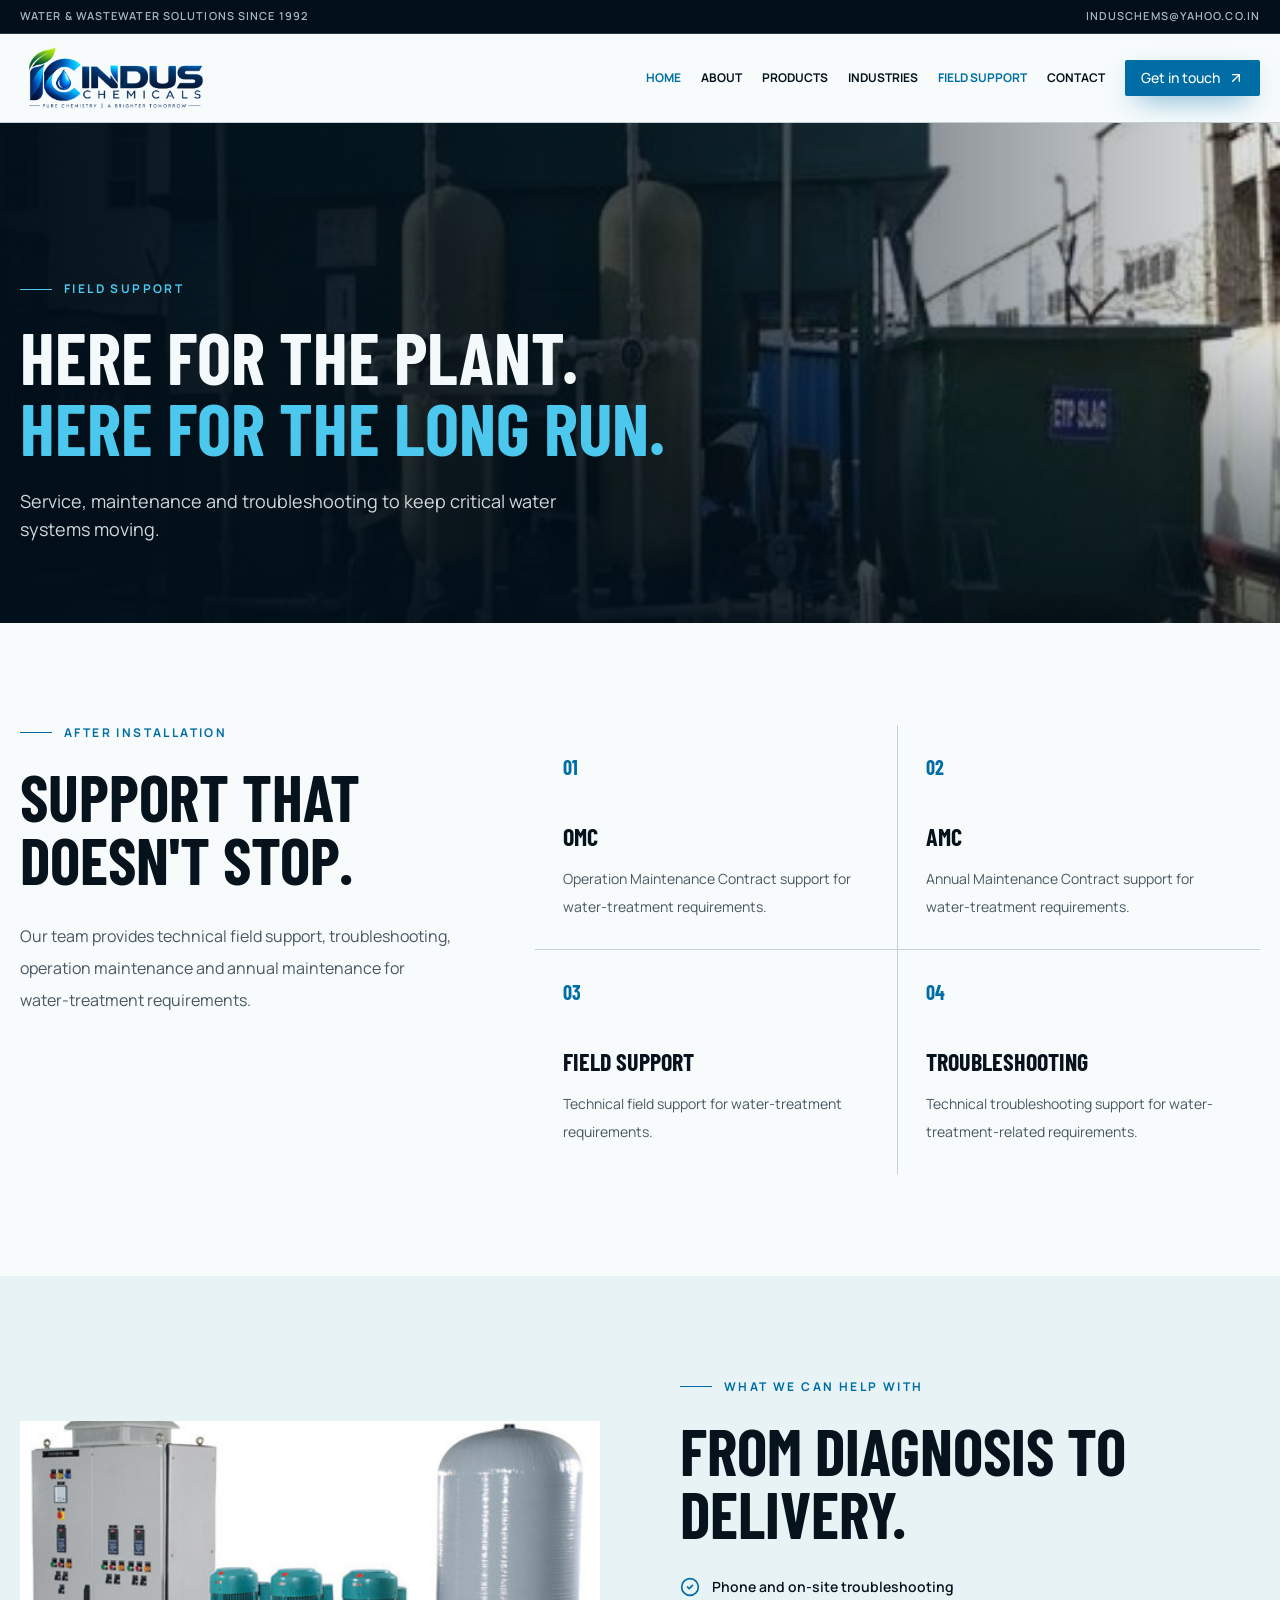
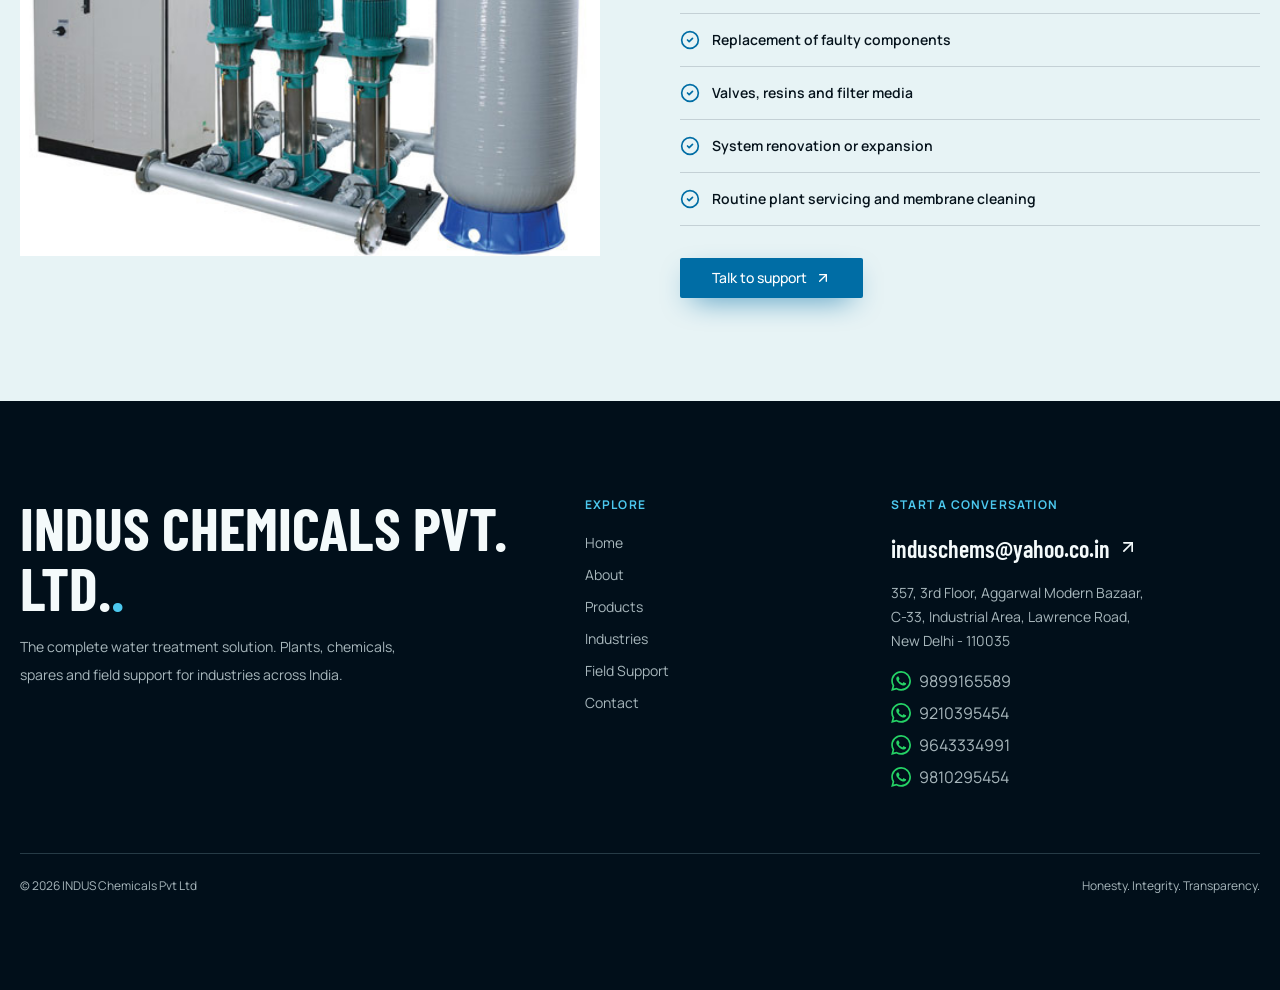
<file: support.html>
<!doctype html>
<!DOCTYPE html>

<!DOCTYPE html>

<html lang="en">

<head>
    <meta charset="utf-8" />
    <meta content="width=device-width, initial-scale=1" name="viewport" />
    <link data-precedence="default"
        href="https://fonts.googleapis.com/css2?family=Barlow+Condensed:wght@500;600;700;800&amp;family=Manrope:wght@400;500;600;700&amp;display=swap"
        rel="stylesheet" />
    <title>Field Support &amp; AMC | INDUS Chemicals</title>
    <meta content="INDUS Chemicals Pvt Ltd" name="author" />
    <meta
        content="Plant servicing, AMC/OMC, membrane cleaning, troubleshooting, spares and water treatment system upgrades from INDUS Chemicals."
        name="description" />
    <meta content="Field Support | INDUS Chemicals" property="og:title" />
    <meta content="Reliable maintenance and troubleshooting for water and wastewater plants."
        property="og:description" />
    <meta content="website" property="og:type" />
    <meta content="summary_large_image" name="twitter:card" />
    <link href="https://fonts.googleapis.com" rel="preconnect" />
    <link crossorigin="anonymous" href="https://fonts.gstatic.com" rel="preconnect" />
    <link href="favicon.png" rel="icon" type="image/png" />
    <link href="styles.css" rel="stylesheet" />
    <script defer="True" src="app.js"></script>
</head>

<body>
    <div class="overflow-x-clip bg-background text-foreground">
        <div class="border-b border-industrial-border bg-industrial text-industrial-muted">
            <div
                class="mx-auto flex max-w-7xl items-center justify-between gap-3 px-5 py-2 text-[11px] font-semibold uppercase tracking-widest">
                <span>Water &amp; wastewater solutions since 1992</span><a
                    class="hidden hover:text-industrial-foreground sm:block"
                    href="mailto:induschems@yahoo.co.in">induschems@yahoo.co.in</a></div>
        </div>
        <header class="sticky top-0 z-50 border-b border-border bg-background/95 backdrop-blur-xl">
            <div class="mx-auto flex h-[76px] max-w-7xl items-center justify-between gap-5 px-5 lg:h-[88px]"><a
                    aria-current="page" aria-label="INDUS Chemicals home"
                    class="flex shrink-0 items-center gap-2 active" data-status="active" href="index.html"><img
                        alt="Indus Chemicals Pvt. Ltd." class="site-logo object-contain" src="assets/logo.png" /></a>
                <nav aria-label="Main navigation" class="ml-auto hidden items-center gap-5 xl:gap-7 lg:flex"><a
                        aria-current="page" class="nav-link text-primary active" data-status="active"
                        href="index.html">Home</a><a class="nav-link" href="about.html">About</a><a class="nav-link"
                        href="products.html">Products</a><a class="nav-link" href="industries.html">Industries</a>
                        <a class="nav-link text-primary active" data-status="active" href="support.html">Field Support</a><a class="nav-link"
                        href="contact.html">Contact</a></nav>
                <div class="flex items-center gap-2"><a
                        class="items-center justify-center gap-2 whitespace-nowrap rounded-md text-sm font-medium cursor-pointer transition-colors focus-visible:outline-none focus-visible:ring-1 focus-visible:ring-ring disabled:pointer-events-none disabled:opacity-50 disabled:cursor-not-allowed [&amp;_svg]:pointer-events-none [&amp;_svg]:size-4 [&amp;_svg]:shrink-0 bg-primary text-primary-foreground shadow-[0_10px_30px_-12px_var(--primary)] hover:bg-primary-strong hover:-translate-y-0.5 h-9 px-4 py-2 hidden sm:inline-flex"
                        href="contact.html">Get in touch <svg aria-hidden="true" class="lucide lucide-arrow-up-right"
                            fill="none" height="24" stroke="currentColor" stroke-linecap="round" stroke-linejoin="round"
                            stroke-width="2" viewBox="0 0 24 24" width="24" xmlns="http://www.w3.org/2000/svg">
                            <path d="M7 7h10v10"></path>
                            <path d="M7 17 17 7"></path>
                        </svg></a><button aria-expanded="false" aria-label="Open menu"
                        class="inline-flex items-center justify-center gap-2 whitespace-nowrap rounded-md text-sm font-medium cursor-pointer transition-colors focus-visible:outline-none focus-visible:ring-1 focus-visible:ring-ring disabled:pointer-events-none disabled:opacity-50 disabled:cursor-not-allowed [&amp;_svg]:pointer-events-none [&amp;_svg]:size-4 [&amp;_svg]:shrink-0 hover:bg-accent hover:text-accent-foreground h-9 w-9 lg:hidden"><svg
                            aria-hidden="true" class="lucide lucide-menu" fill="none" height="24" stroke="currentColor"
                            stroke-linecap="round" stroke-linejoin="round" stroke-width="2" viewBox="0 0 24 24"
                            width="24" xmlns="http://www.w3.org/2000/svg">
                            <path d="M4 5h16"></path>
                            <path d="M4 12h16"></path>
                            <path d="M4 19h16"></path>
                        </svg></button></div>
            </div>
        </header>
        <main><!--$-->
            <section class="relative isolate flex min-h-[430px] items-end overflow-hidden sm:min-h-[500px]"><img alt=""
                    class="absolute inset-0 -z-20 size-full object-cover" src="assets/plant-installation.png" />
                <div class="hero-overlay absolute inset-0 -z-10"></div>
                <div class="mx-auto w-full max-w-7xl px-5 pb-14 pt-28 sm:pb-20">
                    <div class="max-w-3xl animate-fade-in">
                        <div
                            class="flex items-center gap-3 text-xs font-bold uppercase tracking-[0.2em] text-primary-soft">
                            <span class="h-px w-8 bg-current"></span>Field support</div>
                        <h1
                            class="mt-6 font-display text-5xl font-bold uppercase leading-[.98] text-industrial-foreground sm:text-7xl">
                            Here for the plant.<br /><span class="text-primary-soft">Here for the long run.</span></h1>
                        <p class="mt-6 max-w-xl text-base leading-7 text-industrial-foreground/85 sm:text-lg">Service,
                            maintenance and troubleshooting to keep critical water systems moving.</p>
                    </div>
                </div>
            </section>
            <section class="section-space">
                <div class="mx-auto grid max-w-7xl gap-12 px-5 lg:grid-cols-[.75fr_1.25fr] lg:gap-20">
                    <div class="" data-reveal="true">
                        <div class="flex items-center gap-3 text-xs font-bold uppercase tracking-[0.2em] text-primary">
                            <span class="h-px w-8 bg-current"></span>After installation</div>
                        <h2 class="section-title mt-6">Support that doesn't stop.</h2>
                        <p class="mt-7 leading-8 text-muted-foreground">Our team provides technical field support,
                            troubleshooting, operation maintenance and annual maintenance for water-treatment requirements.</p>
                    </div>
                    <div class="grid gap-px bg-border sm:grid-cols-2">
                        <article class="bg-background p-7 transition-colors hover:bg-secondary" data-reveal="true"><span
                                class="font-display text-xl font-bold text-primary">0<!-- -->1</span>
                                <h3 class="mt-10 font-display text-2xl font-bold uppercase">OMC</h3>
                                <p class="mt-3 text-sm leading-7 text-muted-foreground">Operation Maintenance Contract
                                    support for water-treatment requirements.</p>
                        </article>
                        <article class="bg-background p-7 transition-colors hover:bg-secondary" data-reveal="true"><span
                                class="font-display text-xl font-bold text-primary">0<!-- -->2</span>
                                <h3 class="mt-10 font-display text-2xl font-bold uppercase">AMC</h3>
                                <p class="mt-3 text-sm leading-7 text-muted-foreground">Annual Maintenance Contract
                                    support for water-treatment requirements.</p>
                        </article>
                        <article class="bg-background p-7 transition-colors hover:bg-secondary" data-reveal="true"><span
                                class="font-display text-xl font-bold text-primary">0<!-- -->3</span>
                                <h3 class="mt-10 font-display text-2xl font-bold uppercase">Field support</h3>
                                <p class="mt-3 text-sm leading-7 text-muted-foreground">Technical field support for
                                    water-treatment requirements.</p>
                        </article>
                        <article class="bg-background p-7 transition-colors hover:bg-secondary" data-reveal="true"><span
                                class="font-display text-xl font-bold text-primary">0<!-- -->4</span>
                                <h3 class="mt-10 font-display text-2xl font-bold uppercase">Troubleshooting</h3>
                                <p class="mt-3 text-sm leading-7 text-muted-foreground">Technical troubleshooting support
                                    for water-treatment-related requirements.</p>
                        </article>
                    </div>
                </div>
            </section>
            <section class="section-space bg-secondary">
                <div class="mx-auto grid max-w-7xl items-center gap-12 px-5 lg:grid-cols-2 lg:gap-20"><img
                        alt="Water pressure booster system" class="aspect-[4/3] w-full object-cover" data-reveal="true"
                        loading="lazy" src="assets/booster-system.jpeg" />
                    <div class="" data-reveal="true">
                        <div class="flex items-center gap-3 text-xs font-bold uppercase tracking-[0.2em] text-primary">
                            <span class="h-px w-8 bg-current"></span>What we can help with</div>
                        <h2 class="section-title mt-6">From diagnosis to delivery.</h2>
                        <ul class="mt-8 grid gap-4">
                            <li class="flex items-start gap-3 border-b border-border pb-4 text-sm font-semibold"><svg
                                    aria-hidden="true" class="lucide lucide-circle-check size-5 shrink-0 text-primary"
                                    fill="none" height="24" stroke="currentColor" stroke-linecap="round"
                                    stroke-linejoin="round" stroke-width="2" viewbox="0 0 24 24" width="24"
                                    xmlns="http://www.w3.org/2000/svg">
                                    <circle cx="12" cy="12" r="10"></circle>
                                    <path d="m9 12 2 2 4-4"></path>
                                </svg>Phone and on-site troubleshooting</li>
                            <li class="flex items-start gap-3 border-b border-border pb-4 text-sm font-semibold"><svg
                                    aria-hidden="true" class="lucide lucide-circle-check size-5 shrink-0 text-primary"
                                    fill="none" height="24" stroke="currentColor" stroke-linecap="round"
                                    stroke-linejoin="round" stroke-width="2" viewbox="0 0 24 24" width="24"
                                    xmlns="http://www.w3.org/2000/svg">
                                    <circle cx="12" cy="12" r="10"></circle>
                                    <path d="m9 12 2 2 4-4"></path>
                                </svg>Replacement of faulty components</li>
                            <li class="flex items-start gap-3 border-b border-border pb-4 text-sm font-semibold"><svg
                                    aria-hidden="true" class="lucide lucide-circle-check size-5 shrink-0 text-primary"
                                    fill="none" height="24" stroke="currentColor" stroke-linecap="round"
                                    stroke-linejoin="round" stroke-width="2" viewbox="0 0 24 24" width="24"
                                    xmlns="http://www.w3.org/2000/svg">
                                    <circle cx="12" cy="12" r="10"></circle>
                                    <path d="m9 12 2 2 4-4"></path>
                                </svg>Valves, resins and filter media</li>
                            <li class="flex items-start gap-3 border-b border-border pb-4 text-sm font-semibold"><svg
                                    aria-hidden="true" class="lucide lucide-circle-check size-5 shrink-0 text-primary"
                                    fill="none" height="24" stroke="currentColor" stroke-linecap="round"
                                    stroke-linejoin="round" stroke-width="2" viewbox="0 0 24 24" width="24"
                                    xmlns="http://www.w3.org/2000/svg">
                                    <circle cx="12" cy="12" r="10"></circle>
                                    <path d="m9 12 2 2 4-4"></path>
                                </svg>System renovation or expansion</li>
                            <li class="flex items-start gap-3 border-b border-border pb-4 text-sm font-semibold"><svg
                                    aria-hidden="true" class="lucide lucide-circle-check size-5 shrink-0 text-primary"
                                    fill="none" height="24" stroke="currentColor" stroke-linecap="round"
                                    stroke-linejoin="round" stroke-width="2" viewbox="0 0 24 24" width="24"
                                    xmlns="http://www.w3.org/2000/svg">
                                    <circle cx="12" cy="12" r="10"></circle>
                                    <path d="m9 12 2 2 4-4"></path>
                                </svg>Routine plant servicing and membrane cleaning</li>
                        </ul><a
                            class="inline-flex items-center justify-center gap-2 whitespace-nowrap text-sm font-medium cursor-pointer transition-colors focus-visible:outline-none focus-visible:ring-1 focus-visible:ring-ring disabled:pointer-events-none disabled:opacity-50 disabled:cursor-not-allowed [&amp;_svg]:pointer-events-none [&amp;_svg]:size-4 [&amp;_svg]:shrink-0 bg-primary text-primary-foreground shadow-[0_10px_30px_-12px_var(--primary)] hover:bg-primary-strong hover:-translate-y-0.5 h-10 rounded-md px-8 mt-8"
                            href="contact.html">Talk to support <svg aria-hidden="true"
                                class="lucide lucide-arrow-up-right" fill="none" height="24" stroke="currentColor"
                                stroke-linecap="round" stroke-linejoin="round" stroke-width="2" viewbox="0 0 24 24"
                                width="24" xmlns="http://www.w3.org/2000/svg">
                                <path d="M7 7h10v10"></path>
                                <path d="M7 17 17 7"></path>
                            </svg></a>
                    </div>
                </div>
            </section><!--/$-->
        </main>
       <footer class="bg-industrial text-industrial-foreground">
            <div class="mx-auto max-w-7xl px-5 py-16 sm:py-24">
                <div class="grid gap-12 border-b border-industrial-border pb-16 lg:grid-cols-[1.4fr_.7fr_1fr]">
                    <div>
                        <div class="font-display text-5xl font-bold uppercase sm:text-6xl">INDUS CHEMICALS PVT.
                            LTD.<span class="text-primary-soft">.</span></div>
                        <p class="mt-4 max-w-sm text-sm leading-7 text-industrial-muted">The complete water treatment
                            solution. Plants, chemicals, spares and field support for industries across India.</p>
                    </div>
                    <nav aria-label="Footer navigation">
                        <h2 class="text-xs font-bold uppercase tracking-widest text-primary-soft">Explore</h2>
                        <div class="mt-5 grid gap-3"><a aria-current="page"
                                class="w-fit text-sm text-industrial-muted transition-colors hover:text-industrial-foreground active"
                                data-status="active" href="index.html">Home</a><a
                                class="w-fit text-sm text-industrial-muted transition-colors hover:text-industrial-foreground"
                                href="about.html">About</a><a
                                class="w-fit text-sm text-industrial-muted transition-colors hover:text-industrial-foreground"
                                href="products.html">Products</a><a
                                class="w-fit text-sm text-industrial-muted transition-colors hover:text-industrial-foreground"
                                href="industries.html">Industries</a><a
                                class="w-fit text-sm text-industrial-muted transition-colors hover:text-industrial-foreground"
                                href="support.html">Field Support</a><a
                                class="w-fit text-sm text-industrial-muted transition-colors hover:text-industrial-foreground"
                                href="contact.html">Contact</a></div>
                    </nav>
                    <div>
                        <h2 class="text-xs font-bold uppercase tracking-widest text-primary-soft">Start a conversation
                        </h2><a
                            class="mt-5 flex items-start gap-2 break-all font-display text-2xl font-semibold hover:text-primary-soft"
                            href="mailto:induschems@yahoo.co.in">induschems@yahoo.co.in<svg aria-hidden="true"
                                class="lucide lucide-arrow-up-right mt-1 size-5 shrink-0" fill="none" height="24"
                                stroke="currentColor" stroke-linecap="round" stroke-linejoin="round" stroke-width="2"
                                viewBox="0 0 24 24" width="24" xmlns="http://www.w3.org/2000/svg">
                                <path d="M7 7h10v10"></path>
                                <path d="M7 17 17 7"></path>
                            </svg></a>
                        <p class="mt-4 text-sm leading-6 text-industrial-muted">357, 3rd Floor, Aggarwal Modern
                            Bazaar,<br />
                            C-33, Industrial Area, Lawrence Road,<br />New Delhi - 110035</p>

                        <a class="mt-4 flex items-center gap-2 text-industrial-muted hover:text-industrial-foreground"
                            href="https://wa.me/9899165589" target="_blank" rel="noopener noreferrer">
                            <svg xmlns="http://www.w3.org/2000/svg" width="20" height="20" viewBox="0 0 24 24"
                                fill="#25D366" aria-hidden="true">
                                <path
                                    d="M20.52 3.48A11.78 11.78 0 0 0 12.12 0C5.58 0 .26 5.32.26 11.86c0 2.09.55 4.13 1.59 5.93L.16 24l6.36-1.67a11.85 11.85 0 0 0 5.6 1.42h.01c6.54 0 11.86-5.32 11.86-11.86a11.8 11.8 0 0 0-3.47-8.41ZM12.13 21.7a9.8 9.8 0 0 1-4.99-1.37l-.36-.21-3.77.99 1.01-3.67-.24-.38a9.82 9.82 0 1 1 8.35 4.64Zm5.39-7.35c-.29-.15-1.72-.85-1.99-.95-.27-.1-.46-.15-.65.15-.19.29-.75.95-.92 1.14-.17.19-.34.22-.63.07-.29-.15-1.23-.45-2.35-1.44-.87-.77-1.46-1.72-1.63-2.01-.17-.29-.02-.45.13-.6.13-.13.29-.34.44-.51.15-.17.19-.29.29-.48.1-.19.05-.36-.02-.51-.07-.15-.65-1.57-.89-2.15-.23-.56-.47-.48-.65-.49h-.55c-.19 0-.5.07-.77.36-.27.29-1.01.99-1.01 2.41s1.04 2.79 1.18 2.98c.15.19 2.04 3.12 4.95 4.37.69.3 1.23.48 1.65.61.69.22 1.32.19 1.82.12.55-.08 1.72-.7 1.97-1.38.24-.68.24-1.26.17-1.38-.07-.12-.26-.19-.55-.34Z" />
                            </svg>
                            <span>9899165589</span>
                        </a>

                        <a class="mt-2 flex items-center gap-2 text-industrial-muted hover:text-industrial-foreground"
                            href="https://wa.me/9210395454" target="_blank" rel="noopener noreferrer">
                            <svg xmlns="http://www.w3.org/2000/svg" width="20" height="20" viewBox="0 0 24 24"
                                fill="#25D366" aria-hidden="true">
                                <path
                                    d="M20.52 3.48A11.78 11.78 0 0 0 12.12 0C5.58 0 .26 5.32.26 11.86c0 2.09.55 4.13 1.59 5.93L.16 24l6.36-1.67a11.85 11.85 0 0 0 5.6 1.42h.01c6.54 0 11.86-5.32 11.86-11.86a11.8 11.8 0 0 0-3.47-8.41ZM12.13 21.7a9.8 9.8 0 0 1-4.99-1.37l-.36-.21-3.77.99 1.01-3.67-.24-.38a9.82 9.82 0 1 1 8.35 4.64Zm5.39-7.35c-.29-.15-1.72-.85-1.99-.95-.27-.1-.46-.15-.65.15-.19.29-.75.95-.92 1.14-.17.19-.34.22-.63.07-.29-.15-1.23-.45-2.35-1.44-.87-.77-1.46-1.72-1.63-2.01-.17-.29-.02-.45.13-.6.13-.13.29-.34.44-.51.15-.17.19-.29.29-.48.1-.19.05-.36-.02-.51-.07-.15-.65-1.57-.89-2.15-.23-.56-.47-.48-.65-.49h-.55c-.19 0-.5.07-.77.36-.27.29-1.01.99-1.01 2.41s1.04 2.79 1.18 2.98c.15.19 2.04 3.12 4.95 4.37.69.3 1.23.48 1.65.61.69.22 1.32.19 1.82.12.55-.08 1.72-.7 1.97-1.38.24-.68.24-1.26.17-1.38-.07-.12-.26-.19-.55-.34Z" />
                            </svg>
                            <span>9210395454</span>
                        </a>

                        <a class="mt-2 flex items-center gap-2 text-industrial-muted hover:text-industrial-foreground"
                            href="https://wa.me/9643334991" target="_blank" rel="noopener noreferrer">
                            <svg xmlns="http://www.w3.org/2000/svg" width="20" height="20" viewBox="0 0 24 24"
                                fill="#25D366" aria-hidden="true">
                                <path
                                    d="M20.52 3.48A11.78 11.78 0 0 0 12.12 0C5.58 0 .26 5.32.26 11.86c0 2.09.55 4.13 1.59 5.93L.16 24l6.36-1.67a11.85 11.85 0 0 0 5.6 1.42h.01c6.54 0 11.86-5.32 11.86-11.86a11.8 11.8 0 0 0-3.47-8.41ZM12.13 21.7a9.8 9.8 0 0 1-4.99-1.37l-.36-.21-3.77.99 1.01-3.67-.24-.38a9.82 9.82 0 1 1 8.35 4.64Zm5.39-7.35c-.29-.15-1.72-.85-1.99-.95-.27-.1-.46-.15-.65.15-.19.29-.75.95-.92 1.14-.17.19-.34.22-.63.07-.29-.15-1.23-.45-2.35-1.44-.87-.77-1.46-1.72-1.63-2.01-.17-.29-.02-.45.13-.6.13-.13.29-.34.44-.51.15-.17.19-.29.29-.48.1-.19.05-.36-.02-.51-.07-.15-.65-1.57-.89-2.15-.23-.56-.47-.48-.65-.49h-.55c-.19 0-.5.07-.77.36-.27.29-1.01.99-1.01 2.41s1.04 2.79 1.18 2.98c.15.19 2.04 3.12 4.95 4.37.69.3 1.23.48 1.65.61.69.22 1.32.19 1.82.12.55-.08 1.72-.7 1.97-1.38.24-.68.24-1.26.17-1.38-.07-.12-.26-.19-.55-.34Z" />
                            </svg>
                            <span>9643334991</span>
                        </a>

                        <a class="mt-2 flex items-center gap-2 text-industrial-muted hover:text-industrial-foreground"
                            href="https://wa.me/9810295454" target="_blank" rel="noopener noreferrer">
                            <svg xmlns="http://www.w3.org/2000/svg" width="20" height="20" viewBox="0 0 24 24"
                                fill="#25D366" aria-hidden="true">
                                <path
                                    d="M20.52 3.48A11.78 11.78 0 0 0 12.12 0C5.58 0 .26 5.32.26 11.86c0 2.09.55 4.13 1.59 5.93L.16 24l6.36-1.67a11.85 11.85 0 0 0 5.6 1.42h.01c6.54 0 11.86-5.32 11.86-11.86a11.8 11.8 0 0 0-3.47-8.41ZM12.13 21.7a9.8 9.8 0 0 1-4.99-1.37l-.36-.21-3.77.99 1.01-3.67-.24-.38a9.82 9.82 0 1 1 8.35 4.64Zm5.39-7.35c-.29-.15-1.72-.85-1.99-.95-.27-.1-.46-.15-.65.15-.19.29-.75.95-.92 1.14-.17.19-.34.22-.63.07-.29-.15-1.23-.45-2.35-1.44-.87-.77-1.46-1.72-1.63-2.01-.17-.29-.02-.45.13-.6.13-.17.29-.34.44-.51.15-.17.19-.29.29-.48.1-.19.05-.36-.02-.51-.07-.15-.65-1.57-.89-2.15-.23-.56-.47-.48-.65-.49h-.55c-.19 0-.5.07-.77.36-.27.29-1.01.99-1.01 2.41s1.04 2.79 1.18 2.98c.15.19 2.04 3.12 4.95 4.37.69.3 1.23.48 1.65.61.69.22 1.32.19 1.82.12.55-.08 1.72-.7 1.97-1.38.24-.68.24-1.26.17-1.38Z" />
                            </svg>
                            <span>9810295454</span>
                        </a>

                    </div>
                </div>
                <div class="flex flex-wrap justify-between gap-3 pt-6 text-xs text-industrial-muted"><span>©
                        <!-- -->2026<!-- --> INDUS Chemicals Pvt Ltd</span><span>Honesty. Integrity.
                        Transparency.</span></div>
            </div>
        </footer>
    </div>
</body>

</html>
</file>
<file: styles.css>
@layer properties {
  @supports (((-webkit-hyphens: none)) and (not (margin-trim: inline))) or ((-moz-orient: inline) and (not (color: rgb(from red r g b)))) {
  *, ::before, ::after, ::backdrop { --tw-translate-x: 0; --tw-translate-y: 0; --tw-translate-z: 0; --tw-rotate-x: initial; --tw-rotate-y: initial; --tw-rotate-z: initial; --tw-skew-x: initial; --tw-skew-y: initial; --tw-space-y-reverse: 0; --tw-space-x-reverse: 0; --tw-divide-y-reverse: 0; --tw-border-style: solid; --tw-gradient-position: initial; --tw-gradient-from: #0000; --tw-gradient-via: #0000; --tw-gradient-to: #0000; --tw-gradient-stops: initial; --tw-gradient-via-stops: initial; --tw-gradient-from-position: 0%; --tw-gradient-via-position: 50%; --tw-gradient-to-position: 100%; --tw-leading: initial; --tw-font-weight: initial; --tw-tracking: initial; --tw-ordinal: initial; --tw-slashed-zero: initial; --tw-numeric-figure: initial; --tw-numeric-spacing: initial; --tw-numeric-fraction: initial; --tw-shadow: 0 0 #0000; --tw-shadow-color: initial; --tw-shadow-alpha: 100%; --tw-inset-shadow: 0 0 #0000; --tw-inset-shadow-color: initial; --tw-inset-shadow-alpha: 100%; --tw-ring-color: initial; --tw-ring-shadow: 0 0 #0000; --tw-inset-ring-color: initial; --tw-inset-ring-shadow: 0 0 #0000; --tw-ring-inset: initial; --tw-ring-offset-width: 0px; --tw-ring-offset-color: #fff; --tw-ring-offset-shadow: 0 0 #0000; --tw-outline-style: solid; --tw-blur: initial; --tw-brightness: initial; --tw-contrast: initial; --tw-grayscale: initial; --tw-hue-rotate: initial; --tw-invert: initial; --tw-opacity: initial; --tw-saturate: initial; --tw-sepia: initial; --tw-drop-shadow: initial; --tw-drop-shadow-color: initial; --tw-drop-shadow-alpha: 100%; --tw-drop-shadow-size: initial; --tw-backdrop-blur: initial; --tw-backdrop-brightness: initial; --tw-backdrop-contrast: initial; --tw-backdrop-grayscale: initial; --tw-backdrop-hue-rotate: initial; --tw-backdrop-invert: initial; --tw-backdrop-opacity: initial; --tw-backdrop-saturate: initial; --tw-backdrop-sepia: initial; --tw-duration: initial; --tw-ease: initial; --tw-scale-x: 1; --tw-scale-y: 1; --tw-scale-z: 1; --tw-content: ""; --tw-animation-delay: 0s; --tw-animation-direction: normal; --tw-animation-duration: initial; --tw-animation-fill-mode: none; --tw-animation-iteration-count: 1; --tw-enter-blur: 0; --tw-enter-opacity: 1; --tw-enter-rotate: 0; --tw-enter-scale: 1; --tw-enter-translate-x: 0; --tw-enter-translate-y: 0; --tw-exit-blur: 0; --tw-exit-opacity: 1; --tw-exit-rotate: 0; --tw-exit-scale: 1; --tw-exit-translate-x: 0; --tw-exit-translate-y: 0; }
}
}
@layer theme {
  :root, :host { --font-sans: "Manrope", sans-serif; --font-mono: ui-monospace, SFMono-Regular, Menlo, Monaco, Consolas, "Liberation Mono",
      "Courier New", monospace; --color-black: #000; --spacing: .25rem; --container-sm: 24rem; --container-md: 28rem; --container-lg: 32rem; --container-xl: 36rem; --container-3xl: 48rem; --container-7xl: 80rem; --text-xs: .75rem; --text-xs--line-height: calc(1 / .75); --text-sm: .875rem; --text-sm--line-height: calc(1.25 / .875); --text-base: 1rem; --text-base--line-height: calc(1.5 / 1); --text-lg: 1.125rem; --text-lg--line-height: calc(1.75 / 1.125); --text-xl: 1.25rem; --text-xl--line-height: calc(1.75 / 1.25); --text-2xl: 1.5rem; --text-2xl--line-height: calc(2 / 1.5); --text-3xl: 1.875rem; --text-3xl--line-height: calc(2.25 / 1.875); --text-4xl: 2.25rem; --text-4xl--line-height: calc(2.5 / 2.25); --text-5xl: 3rem; --text-5xl--line-height: 1; --text-6xl: 3.75rem; --text-6xl--line-height: 1; --text-7xl: 4.5rem; --text-7xl--line-height: 1; --text-8xl: 6rem; --text-8xl--line-height: 1; --font-weight-normal: 400; --font-weight-medium: 500; --font-weight-semibold: 600; --font-weight-bold: 700; --tracking-tight: -.025em; --tracking-widest: .1em; --leading-relaxed: 1.625; --radius-xl: .75rem; --ease-in-out: cubic-bezier(.4, 0, .2, 1); --animate-pulse: pulse 2s cubic-bezier(.4, 0, .6, 1) infinite; --animate-bounce: bounce 1s infinite; --blur-xl: 24px; --aspect-video: 16 / 9; --default-transition-duration: .15s; --default-transition-timing-function: cubic-bezier(.4, 0, .2, 1); --default-font-family: "Manrope", sans-serif; --default-mono-font-family: var(--font-mono); --font-display: "Barlow Condensed", sans-serif; --color-background: var(--background); --color-foreground: var(--foreground); --color-primary: var(--primary); --color-primary-foreground: var(--primary-foreground); --color-border: var(--border); }
}
@layer base {
  *, ::after, ::before, ::backdrop { box-sizing: border-box; border: 0px solid; margin: 0px; padding: 0px; }
  ::file-selector-button { box-sizing: border-box; border: 0px solid; margin: 0px; padding: 0px; }
  html, :host { text-size-adjust: 100%; tab-size: 4; line-height: 1.5; font-family: var(--default-font-family, -apple-system, BlinkMacSystemFont, "Segoe UI", Roboto, "Helvetica Neue", "Noto Sans", Arial, sans-serif, "Apple Color Emoji", "Segoe UI Emoji", "Segoe UI Symbol", "Noto Color Emoji"); font-feature-settings: var(--default-font-feature-settings, normal); font-variation-settings: var(--default-font-variation-settings, normal); -webkit-tap-highlight-color: transparent; }
  hr { height: 0px; color: inherit; border-top-width: 1px; }
  abbr:where([title]) { text-decoration: underline dotted; }
  h1, h2, h3, h4, h5, h6 { font-size: inherit; font-weight: inherit; }
  a { color: inherit; text-decoration: inherit; }
  b, strong { font-weight: bolder; }
  code, kbd, samp, pre { font-family: var(--default-mono-font-family, ui-monospace, SFMono-Regular, Menlo, Monaco, Consolas, "Liberation Mono", "Courier New", monospace); font-feature-settings: var(--default-mono-font-feature-settings, normal); font-variation-settings: var(--default-mono-font-variation-settings, normal); font-size: 1em; }
  small { font-size: 80%; }
  sub, sup { vertical-align: baseline; font-size: 75%; line-height: 0; position: relative; }
  sub { bottom: -0.25em; }
  sup { top: -0.5em; }
  table { text-indent: 0px; border-color: inherit; border-collapse: collapse; }
  progress { vertical-align: baseline; }
  summary { display: list-item; }
  ol, ul, menu { list-style: none; }
  img, svg, video, canvas, audio, iframe, embed, object { vertical-align: middle; display: block; }
  img, video { max-width: 100%; height: auto; }
  button, input, select, optgroup, textarea { font: inherit; letter-spacing: inherit; color: inherit; opacity: 1; background-color: rgba(0, 0, 0, 0); border-radius: 0px; }
  ::file-selector-button { font: inherit; letter-spacing: inherit; color: inherit; opacity: 1; background-color: rgba(0, 0, 0, 0); border-radius: 0px; }
  :where(select:is([multiple], [size])) optgroup { font-weight: bolder; }
  :where(select:is([multiple], [size])) optgroup option { padding-inline-start: 20px; }
  ::file-selector-button { margin-inline-end: 4px; }
  ::placeholder { opacity: 1; }
  @supports (not ((-webkit-appearance: -apple-pay-button))) or (contain-intrinsic-size: 1px) {
  ::placeholder { color: currentcolor; }
  @supports (color: color-mix(in lab, red, red)) {
  ::placeholder { color: color-mix(in oklab, currentcolor, transparent); }
}
}
  textarea { resize: vertical; }
  ::-webkit-search-decoration { appearance: none; }
  ::-webkit-date-and-time-value { min-height: 1lh; text-align: inherit; }
  ::-webkit-datetime-edit { display: inline-flex; }
  ::-webkit-datetime-edit-fields-wrapper { padding: 0px; }
  ::-webkit-datetime-edit { padding-block: 0px; }
  ::-webkit-datetime-edit-year-field { padding-block: 0px; }
  ::-webkit-datetime-edit-month-field { padding-block: 0px; }
  ::-webkit-datetime-edit-day-field { padding-block: 0px; }
  ::-webkit-datetime-edit-hour-field { padding-block: 0px; }
  ::-webkit-datetime-edit-minute-field { padding-block: 0px; }
  ::-webkit-datetime-edit-second-field { padding-block: 0px; }
  ::-webkit-datetime-edit-millisecond-field { padding-block: 0px; }
  ::-webkit-datetime-edit-meridiem-field { padding-block: 0px; }
  ::-webkit-calendar-picker-indicator { line-height: 1; }
  button, input:where([type="button"], [type="reset"], [type="submit"]) { appearance: button; }
  ::file-selector-button { appearance: button; }
  ::-webkit-inner-spin-button { height: auto; }
  ::-webkit-outer-spin-button { height: auto; }
  [hidden]:where(:not([hidden="until-found"])) { display: none !important; }
  * { border-color: var(--color-border); }
  html { scroll-behavior: smooth; scroll-padding-top: 6rem; }
  body { background: var(--color-background); color: var(--color-foreground); font-family: var(--font-sans); letter-spacing: 0px; margin: 0px; }
  ::selection { background: var(--color-primary); color: var(--color-primary-foreground); }
  a { outline-offset: 4px; }
}
@layer components;
@layer utilities {
  .pointer-events-none { pointer-events: none; }
  .invisible { visibility: hidden; }
  .nav-link { text-transform: uppercase; color: var(--color-foreground); font-size: 0.75rem; font-weight: 700; transition: color 0.2s; position: relative; }
  .nav-link:hover { color: var(--color-primary); }
  .nav-link::after { content: ""; inset-inline: 0px; background: var(--color-primary); height: 2px; transition: transform 0.25s; position: absolute; bottom: -0.7rem; transform: scaleX(0); }
  .nav-link:hover::after { transform: scaleX(1); }
  .sr-only { clip-path: inset(50%); white-space: nowrap; border-width: 0px; width: 1px; height: 1px; margin: -1px; padding: 0px; position: absolute; overflow: hidden; }
  .absolute { position: absolute; }
  .fixed { position: fixed; }
  .relative { position: relative; }
  .sticky { position: sticky; }
  .inset-0 { inset: 0px; }
  .inset-x-0 { inset-inline: 0px; }
  .inset-y-0 { inset-block: 0px; }
  .-top-12 { top: calc(var(--spacing) * -12); }
  .top-0 { top: 0px; }
  .top-1\.5 { top: calc(var(--spacing) * 1.5); }
  .top-1\/2 { top: 50%; }
  .top-3\.5 { top: calc(var(--spacing) * 3.5); }
  .top-4 { top: calc(var(--spacing) * 4); }
  .top-\[1px\] { top: 1px; }
  .top-\[50\%\] { top: 50%; }
  .top-\[60\%\] { top: 60%; }
  .top-full { top: 100%; }
  .-right-12 { right: calc(var(--spacing) * -12); }
  .right-0 { right: 0px; }
  .right-1 { right: var(--spacing); }
  .right-2 { right: calc(var(--spacing) * 2); }
  .right-3 { right: calc(var(--spacing) * 3); }
  .right-4 { right: calc(var(--spacing) * 4); }
  .-bottom-12 { bottom: calc(var(--spacing) * -12); }
  .bottom-0 { bottom: 0px; }
  .-left-12 { left: calc(var(--spacing) * -12); }
  .left-0 { left: 0px; }
  .left-1\/2 { left: 50%; }
  .left-2 { left: calc(var(--spacing) * 2); }
  .left-\[50\%\] { left: 50%; }
  .isolate { isolation: isolate; }
  .-z-10 { z-index: calc(-10); }
  .-z-20 { z-index: calc(-20); }
  .z-10 { z-index: 10; }
  .z-20 { z-index: 20; }
  .z-50 { z-index: 50; }
  .z-\[1\] { z-index: 1; }
  .-mx-1 { margin-inline: calc(var(--spacing) * -1); }
  .mx-2 { margin-inline: calc(var(--spacing) * 2); }
  .mx-3\.5 { margin-inline: calc(var(--spacing) * 3.5); }
  .mx-auto { margin-inline: auto; }
  .my-0\.5 { margin-block: calc(var(--spacing) * .5); }
  .my-1 { margin-block: var(--spacing); }
  .-mt-4 { margin-top: calc(var(--spacing) * -4); }
  .mt-0\.5 { margin-top: calc(var(--spacing) * .5); }
  .mt-1 { margin-top: var(--spacing); }
  .mt-1\.5 { margin-top: calc(var(--spacing) * 1.5); }
  .mt-2 { margin-top: calc(var(--spacing) * 2); }
  .mt-3 { margin-top: calc(var(--spacing) * 3); }
  .mt-4 { margin-top: calc(var(--spacing) * 4); }
  .mt-5 { margin-top: calc(var(--spacing) * 5); }
  .mt-6 { margin-top: calc(var(--spacing) * 6); }
  .mt-7 { margin-top: calc(var(--spacing) * 7); }
  .mt-8 { margin-top: calc(var(--spacing) * 8); }
  .mt-9 { margin-top: calc(var(--spacing) * 9); }
  .mt-10 { margin-top: calc(var(--spacing) * 10); }
  .mt-12 { margin-top: calc(var(--spacing) * 12); }
  .mt-14 { margin-top: calc(var(--spacing) * 14); }
  .mt-24 { margin-top: calc(var(--spacing) * 24); }
  .mt-auto { margin-top: auto; }
  .mr-2 { margin-right: calc(var(--spacing) * 2); }
  .mb-1 { margin-bottom: var(--spacing); }
  .-ml-4 { margin-left: calc(var(--spacing) * -4); }
  .ml-1 { margin-left: var(--spacing); }
  .ml-auto { margin-left: auto; }
  .block { display: block; }
  .flex { display: flex; }
  .grid { display: grid; }
  .hidden { display: none; }
  .inline-flex { display: inline-flex; }
  .table { display: table; }
  .aspect-\[4\/3\] { aspect-ratio: 4 / 3; }
  .aspect-square { aspect-ratio: 1 / 1; }
  .aspect-video { aspect-ratio: var(--aspect-video); }
  .size-\(--cell-size\) { width: var(--cell-size); height: var(--cell-size); }
  .size-4 { width: calc(var(--spacing) * 4); height: calc(var(--spacing) * 4); }
  .size-5 { width: calc(var(--spacing) * 5); height: calc(var(--spacing) * 5); }
  .size-7 { width: calc(var(--spacing) * 7); height: calc(var(--spacing) * 7); }
  .size-8 { width: calc(var(--spacing) * 8); height: calc(var(--spacing) * 8); }
  .size-10 { width: calc(var(--spacing) * 10); height: calc(var(--spacing) * 10); }
  .size-full { width: 100%; height: 100%; }
  .h-\(--cell-size\) { height: var(--cell-size); }
  .h-1\.5 { height: calc(var(--spacing) * 1.5); }
  .h-2 { height: calc(var(--spacing) * 2); }
  .h-2\.5 { height: calc(var(--spacing) * 2.5); }
  .h-3 { height: calc(var(--spacing) * 3); }
  .h-3\.5 { height: calc(var(--spacing) * 3.5); }
  .h-4 { height: calc(var(--spacing) * 4); }
  .h-5 { height: calc(var(--spacing) * 5); }
  .h-7 { height: calc(var(--spacing) * 7); }
  .h-8 { height: calc(var(--spacing) * 8); }
  .h-9 { height: calc(var(--spacing) * 9); }
  .h-10 { height: calc(var(--spacing) * 10); }
  .h-12 { height: calc(var(--spacing) * 12); }
  .h-\[1px\] { height: 1px; }
  .h-\[76px\] { height: 76px; }
  .h-\[var\(--radix-navigation-menu-viewport-height\)\] { height: var(--radix-navigation-menu-viewport-height); }
  .h-\[var\(--radix-select-trigger-height\)\] { height: var(--radix-select-trigger-height); }
  .h-auto { height: auto; }
  .h-full { height: 100%; }
  .h-px { height: 1px; }
  .h-svh { height: 100svh; }
  .max-h-\(--radix-context-menu-content-available-height\) { max-height: var(--radix-context-menu-content-available-height); }
  .max-h-\(--radix-select-content-available-height\) { max-height: var(--radix-select-content-available-height); }
  .max-h-\[300px\] { max-height: 300px; }
  .max-h-\[var\(--radix-dropdown-menu-content-available-height\)\] { max-height: var(--radix-dropdown-menu-content-available-height); }
  .min-h-0 { min-height: 0px; }
  .min-h-28 { min-height: calc(var(--spacing) * 28); }
  .min-h-80 { min-height: calc(var(--spacing) * 80); }
  .min-h-\[60px\] { min-height: 60px; }
  .min-h-\[300px\] { min-height: 300px; }
  .min-h-\[430px\] { min-height: 430px; }
  .min-h-\[min\(780px\,calc\(100svh-6rem\)\)\] { min-height: min(780px, -6rem + 100svh); }
  .min-h-screen { min-height: 100vh; }
  .min-h-svh { min-height: 100svh; }
  .w-\(--cell-size\) { width: var(--cell-size); }
  .w-\(--sidebar-width\) { width: var(--sidebar-width); }
  .w-0 { width: 0px; }
  .w-1 { width: var(--spacing); }
  .w-2 { width: calc(var(--spacing) * 2); }
  .w-2\.5 { width: calc(var(--spacing) * 2.5); }
  .w-3 { width: calc(var(--spacing) * 3); }
  .w-3\.5 { width: calc(var(--spacing) * 3.5); }
  .w-3\/4 { width: 75%; }
  .w-4 { width: calc(var(--spacing) * 4); }
  .w-5 { width: calc(var(--spacing) * 5); }
  .w-7 { width: calc(var(--spacing) * 7); }
  .w-8 { width: calc(var(--spacing) * 8); }
  .w-9 { width: calc(var(--spacing) * 9); }
  .w-10 { width: calc(var(--spacing) * 10); }
  .w-64 { width: calc(var(--spacing) * 64); }
  .w-72 { width: calc(var(--spacing) * 72); }
  .w-\[1px\] { width: 1px; }
  .w-\[100px\] { width: 100px; }
  .w-auto { width: auto; }
  .w-fit { width: fit-content; }
  .w-full { width: 100%; }
  .w-max { width: max-content; }
  .w-px { width: 1px; }
  .max-w-\(--skeleton-width\) { max-width: var(--skeleton-width); }
  .max-w-3xl { max-width: var(--container-3xl); }
  .max-w-7xl { max-width: var(--container-7xl); }
  .max-w-lg { max-width: var(--container-lg); }
  .max-w-max { max-width: max-content; }
  .max-w-md { max-width: var(--container-md); }
  .max-w-sm { max-width: var(--container-sm); }
  .max-w-xl { max-width: var(--container-xl); }
  .min-w-\(--cell-size\) { min-width: var(--cell-size); }
  .min-w-0 { min-width: 0px; }
  .min-w-5 { min-width: calc(var(--spacing) * 5); }
  .min-w-8 { min-width: calc(var(--spacing) * 8); }
  .min-w-9 { min-width: calc(var(--spacing) * 9); }
  .min-w-10 { min-width: calc(var(--spacing) * 10); }
  .min-w-\[8rem\] { min-width: 8rem; }
  .min-w-\[12rem\] { min-width: 12rem; }
  .min-w-\[var\(--radix-select-trigger-width\)\] { min-width: var(--radix-select-trigger-width); }
  .flex-1 { flex: 1 1 0%; }
  .shrink-0 { flex-shrink: 0; }
  .grow { flex-grow: 1; }
  .grow-0 { flex-grow: 0; }
  .basis-full { flex-basis: 100%; }
  .caption-bottom { caption-side: bottom; }
  .border-collapse { border-collapse: collapse; }
  .origin-\(--radix-context-menu-content-transform-origin\) { transform-origin: var(--radix-context-menu-content-transform-origin); }
  .origin-\(--radix-dropdown-menu-content-transform-origin\) { transform-origin: var(--radix-dropdown-menu-content-transform-origin); }
  .origin-\(--radix-hover-card-content-transform-origin\) { transform-origin: var(--radix-hover-card-content-transform-origin); }
  .origin-\(--radix-menubar-content-transform-origin\) { transform-origin: var(--radix-menubar-content-transform-origin); }
  .origin-\(--radix-popover-content-transform-origin\) { transform-origin: var(--radix-popover-content-transform-origin); }
  .origin-\(--radix-select-content-transform-origin\) { transform-origin: var(--radix-select-content-transform-origin); }
  .origin-\(--radix-tooltip-content-transform-origin\) { transform-origin: var(--radix-tooltip-content-transform-origin); }
  .-translate-x-1\/2 { --tw-translate-x: calc(calc(1 / 2 * 100%) * -1); translate: var(--tw-translate-x) var(--tw-translate-y); }
  .-translate-x-px { --tw-translate-x: -1px; translate: var(--tw-translate-x) var(--tw-translate-y); }
  .translate-x-\[-50\%\] { --tw-translate-x: -50%; translate: var(--tw-translate-x) var(--tw-translate-y); }
  .translate-x-px { --tw-translate-x: 1px; translate: var(--tw-translate-x) var(--tw-translate-y); }
  .-translate-y-1\/2 { --tw-translate-y: calc(calc(1 / 2 * 100%) * -1); translate: var(--tw-translate-x) var(--tw-translate-y); }
  .translate-y-\[-50\%\] { --tw-translate-y: -50%; translate: var(--tw-translate-x) var(--tw-translate-y); }
  .rotate-45 { rotate: 45deg; }
  .rotate-90 { rotate: 90deg; }
  .transform { transform: var(--tw-rotate-x, ) var(--tw-rotate-y, ) var(--tw-rotate-z, ) var(--tw-skew-x, ) var(--tw-skew-y, ); }
  .animate-bounce { animation: var(--animate-bounce); }
  .animate-caret-blink { animation: 1.25s ease-out 0s infinite normal none running caret-blink; }
  .animate-in { animation: enter var(--tw-animation-duration, var(--tw-duration, .15s))var(--tw-ease, ease)var(--tw-animation-delay, 0s)var(--tw-animation-iteration-count, 1)var(--tw-animation-direction, normal)var(--tw-animation-fill-mode, none); }
  .animate-pulse { animation: var(--animate-pulse); }
  .cursor-default { cursor: default; }
  .cursor-pointer { cursor: pointer; }
  .touch-none { touch-action: none; }
  .list-none { list-style-type: none; }
  .grid-cols-2 { grid-template-columns: repeat(2, minmax(0px, 1fr)); }
  .flex-col { flex-direction: column; }
  .flex-col-reverse { flex-direction: column-reverse; }
  .flex-row { flex-direction: row; }
  .flex-wrap { flex-wrap: wrap; }
  .place-content-center { place-content: center; }
  .place-items-center { place-items: center; }
  .items-center { align-items: center; }
  .items-end { align-items: flex-end; }
  .items-start { align-items: flex-start; }
  .items-stretch { align-items: stretch; }
  .justify-between { justify-content: space-between; }
  .justify-center { justify-content: center; }
  .gap-1 { gap: var(--spacing); }
  .gap-1\.5 { gap: calc(var(--spacing) * 1.5); }
  .gap-2 { gap: calc(var(--spacing) * 2); }
  .gap-3 { gap: calc(var(--spacing) * 3); }
  .gap-4 { gap: calc(var(--spacing) * 4); }
  .gap-5 { gap: calc(var(--spacing) * 5); }
  .gap-6 { gap: calc(var(--spacing) * 6); }
  .gap-7 { gap: calc(var(--spacing) * 7); }
  .gap-8 { gap: calc(var(--spacing) * 8); }
  .gap-12 { gap: calc(var(--spacing) * 12); }
  .gap-14 { gap: calc(var(--spacing) * 14); }
  .gap-px { gap: 1px; }
  :where(.space-y-1\.5 > :not(:last-child)) { --tw-space-y-reverse: 0; margin-block-start: calc(calc(var(--spacing) * 1.5) * var(--tw-space-y-reverse)); margin-block-end: calc(calc(var(--spacing) * 1.5) * calc(1 - var(--tw-space-y-reverse))); }
  :where(.space-y-2 > :not(:last-child)) { --tw-space-y-reverse: 0; margin-block-start: calc(calc(var(--spacing) * 2) * var(--tw-space-y-reverse)); margin-block-end: calc(calc(var(--spacing) * 2) * calc(1 - var(--tw-space-y-reverse))); }
  :where(.space-x-1 > :not(:last-child)) { --tw-space-x-reverse: 0; margin-inline-start: calc(var(--spacing) * var(--tw-space-x-reverse)); margin-inline-end: calc(var(--spacing) * calc(1 - var(--tw-space-x-reverse))); }
  :where(.divide-y > :not(:last-child)) { --tw-divide-y-reverse: 0; border-bottom-style: var(--tw-border-style); border-top-style: var(--tw-border-style); border-top-width: calc(1px * var(--tw-divide-y-reverse)); border-bottom-width: calc(1px * calc(1 - var(--tw-divide-y-reverse))); }
  :where(.divide-border > :not(:last-child)) { border-color: var(--border); }
  .overflow-auto { overflow: auto; }
  .overflow-hidden { overflow: hidden; }
  .overflow-x-clip { overflow-x: clip; }
  .overflow-x-hidden { overflow-x: hidden; }
  .overflow-y-auto { overflow-y: auto; }
  .rounded-\[2px\] { border-radius: 2px; }
  .rounded-\[inherit\] { border-radius: inherit; }
  .rounded-full { border-radius: 3.40282e+38px; }
  .rounded-lg { border-radius: calc(var(--radius) + 2px); }
  .rounded-md { border-radius: var(--radius); }
  .rounded-none { border-radius: 0px; }
  .rounded-sm { border-radius: calc(var(--radius) - 2px); }
  .rounded-xl { border-radius: var(--radius-xl); }
  .rounded-t-\[10px\] { border-top-left-radius: 10px; border-top-right-radius: 10px; }
  .rounded-l-md { border-top-left-radius: var(--radius); border-bottom-left-radius: var(--radius); }
  .rounded-tl-sm { border-top-left-radius: calc(var(--radius) - 2px); }
  .rounded-r-md { border-top-right-radius: var(--radius); border-bottom-right-radius: var(--radius); }
  .border { border-style: var(--tw-border-style); border-width: 1px; }
  .border-2 { border-style: var(--tw-border-style); border-width: 2px; }
  .border-\[1\.5px\] { border-style: var(--tw-border-style); border-width: 1.5px; }
  .border-y { border-block-style: var(--tw-border-style); border-block-width: 1px; }
  .border-t { border-top-style: var(--tw-border-style); border-top-width: 1px; }
  .border-r { border-right-style: var(--tw-border-style); border-right-width: 1px; }
  .border-b { border-bottom-style: var(--tw-border-style); border-bottom-width: 1px; }
  .border-l { border-left-style: var(--tw-border-style); border-left-width: 1px; }
  .border-dashed { --tw-border-style: dashed; border-style: dashed; }
  .border-\(--color-border\) { border-color: var(--color-border); }
  .border-border { border-color: var(--border); }
  .border-border\/50 { border-color: var(--border); }
  @supports (color: color-mix(in lab, red, red)) {
  .border-border\/50 { border-color: color-mix(in oklab, var(--border) 50%, transparent); }
}
  .border-destructive\/50 { border-color: var(--destructive); }
  @supports (color: color-mix(in lab, red, red)) {
  .border-destructive\/50 { border-color: color-mix(in oklab, var(--destructive) 50%, transparent); }
}
  .border-industrial-border { border-color: var(--industrial-border); }
  .border-industrial-foreground\/30 { border-color: var(--industrial-foreground); }
  @supports (color: color-mix(in lab, red, red)) {
  .border-industrial-foreground\/30 { border-color: color-mix(in oklab, var(--industrial-foreground) 30%, transparent); }
}
  .border-input { border-color: var(--input); }
  .border-primary { border-color: var(--primary); }
  .border-primary-foreground\/35 { border-color: var(--primary-foreground); }
  @supports (color: color-mix(in lab, red, red)) {
  .border-primary-foreground\/35 { border-color: color-mix(in oklab, var(--primary-foreground) 35%, transparent); }
}
  .border-primary\/50 { border-color: var(--primary); }
  @supports (color: color-mix(in lab, red, red)) {
  .border-primary\/50 { border-color: color-mix(in oklab, var(--primary) 50%, transparent); }
}
  .border-transparent { border-color: rgba(0, 0, 0, 0); }
  .border-t-transparent { border-top-color: rgba(0, 0, 0, 0); }
  .border-l-transparent { border-left-color: rgba(0, 0, 0, 0); }
  .bg-\(--color-bg\) { background-color: var(--color-bg); }
  .bg-accent { background-color: var(--accent); }
  .bg-background { background-color: var(--background); }
  .bg-background\/95 { background-color: var(--background); }
  @supports (color: color-mix(in lab, red, red)) {
  .bg-background\/95 { background-color: color-mix(in oklab, var(--background) 95%, transparent); }
}
  .bg-black\/80 { background-color: rgba(0, 0, 0, 0.8); }
  @supports (color: color-mix(in lab, red, red)) {
  .bg-black\/80 { background-color: color-mix(in oklab, var(--color-black) 80%, transparent); }
}
  .bg-border { background-color: var(--border); }
  .bg-card { background-color: var(--card); }
  .bg-current { background-color: currentcolor; }
  .bg-destructive { background-color: var(--destructive); }
  .bg-foreground { background-color: var(--foreground); }
  .bg-industrial { background-color: var(--industrial); }
  .bg-industrial-border { background-color: var(--industrial-border); }
  .bg-industrial\/85 { background-color: var(--industrial); }
  @supports (color: color-mix(in lab, red, red)) {
  .bg-industrial\/85 { background-color: color-mix(in oklab, var(--industrial) 85%, transparent); }
}
  .bg-muted { background-color: var(--muted); }
  .bg-muted\/50 { background-color: var(--muted); }
  @supports (color: color-mix(in lab, red, red)) {
  .bg-muted\/50 { background-color: color-mix(in oklab, var(--muted) 50%, transparent); }
}
  .bg-popover { background-color: var(--popover); }
  .bg-primary { background-color: var(--primary); }
  .bg-primary\/10 { background-color: var(--primary); }
  @supports (color: color-mix(in lab, red, red)) {
  .bg-primary\/10 { background-color: color-mix(in oklab, var(--primary) 10%, transparent); }
}
  .bg-primary\/20 { background-color: var(--primary); }
  @supports (color: color-mix(in lab, red, red)) {
  .bg-primary\/20 { background-color: color-mix(in oklab, var(--primary) 20%, transparent); }
}
  .bg-secondary { background-color: var(--secondary); }
  .bg-transparent { background-color: rgba(0, 0, 0, 0); }
  .bg-gradient-to-t { --tw-gradient-position: to top in oklab; background-image: linear-gradient(var(--tw-gradient-stops)); }
  .from-industrial { --tw-gradient-from: var(--industrial); --tw-gradient-stops: var(--tw-gradient-via-stops, var(--tw-gradient-position), var(--tw-gradient-from) var(--tw-gradient-from-position), var(--tw-gradient-to) var(--tw-gradient-to-position)); }
  .via-industrial\/40 { --tw-gradient-via: var(--industrial); }
  @supports (color: color-mix(in lab, red, red)) {
  .via-industrial\/40 { --tw-gradient-via: color-mix(in oklab, var(--industrial) 40%, transparent); }
}
  .via-industrial\/40 { --tw-gradient-via-stops: var(--tw-gradient-position), var(--tw-gradient-from) var(--tw-gradient-from-position), var(--tw-gradient-via) var(--tw-gradient-via-position), var(--tw-gradient-to) var(--tw-gradient-to-position); --tw-gradient-stops: var(--tw-gradient-via-stops); }
  .to-transparent { --tw-gradient-to: transparent; --tw-gradient-stops: var(--tw-gradient-via-stops, var(--tw-gradient-position), var(--tw-gradient-from) var(--tw-gradient-from-position), var(--tw-gradient-to) var(--tw-gradient-to-position)); }
  .fill-current { fill: currentcolor; }
  .fill-primary { fill: var(--primary); }
  .object-cover { object-fit: cover; }
  .object-center { object-position: center center; }
  .p-0 { padding: 0px; }
  .p-1 { padding: var(--spacing); }
  .p-2 { padding: calc(var(--spacing) * 2); }
  .p-3 { padding: calc(var(--spacing) * 3); }
  .p-4 { padding: calc(var(--spacing) * 4); }
  .p-5 { padding: calc(var(--spacing) * 5); }
  .p-6 { padding: calc(var(--spacing) * 6); }
  .p-7 { padding: calc(var(--spacing) * 7); }
  .p-\[1px\] { padding: 1px; }
  .px-\(--cell-size\) { padding-inline: var(--cell-size); }
  .px-1 { padding-inline: var(--spacing); }
  .px-1\.5 { padding-inline: calc(var(--spacing) * 1.5); }
  .px-2 { padding-inline: calc(var(--spacing) * 2); }
  .px-2\.5 { padding-inline: calc(var(--spacing) * 2.5); }
  .px-3 { padding-inline: calc(var(--spacing) * 3); }
  .px-4 { padding-inline: calc(var(--spacing) * 4); }
  .px-5 { padding-inline: calc(var(--spacing) * 5); }
  .px-6 { padding-inline: calc(var(--spacing) * 6); }
  .px-8 { padding-inline: calc(var(--spacing) * 8); }
  .py-0\.5 { padding-block: calc(var(--spacing) * .5); }
  .py-1 { padding-block: var(--spacing); }
  .py-1\.5 { padding-block: calc(var(--spacing) * 1.5); }
  .py-2 { padding-block: calc(var(--spacing) * 2); }
  .py-3 { padding-block: calc(var(--spacing) * 3); }
  .py-4 { padding-block: calc(var(--spacing) * 4); }
  .py-5 { padding-block: calc(var(--spacing) * 5); }
  .py-6 { padding-block: calc(var(--spacing) * 6); }
  .py-7 { padding-block: calc(var(--spacing) * 7); }
  .py-12 { padding-block: calc(var(--spacing) * 12); }
  .py-16 { padding-block: calc(var(--spacing) * 16); }
  .section-space { padding-block: clamp(4.5rem, 8vw, 7.5rem); }
  .pt-0 { padding-top: 0px; }
  .pt-3 { padding-top: calc(var(--spacing) * 3); }
  .pt-4 { padding-top: calc(var(--spacing) * 4); }
  .pt-5 { padding-top: calc(var(--spacing) * 5); }
  .pt-6 { padding-top: calc(var(--spacing) * 6); }
  .pt-24 { padding-top: calc(var(--spacing) * 24); }
  .pt-28 { padding-top: calc(var(--spacing) * 28); }
  .pr-1 { padding-right: var(--spacing); }
  .pr-2 { padding-right: calc(var(--spacing) * 2); }
  .pr-2\.5 { padding-right: calc(var(--spacing) * 2.5); }
  .pr-8 { padding-right: calc(var(--spacing) * 8); }
  .pb-3 { padding-bottom: calc(var(--spacing) * 3); }
  .pb-4 { padding-bottom: calc(var(--spacing) * 4); }
  .pb-5 { padding-bottom: calc(var(--spacing) * 5); }
  .pb-12 { padding-bottom: calc(var(--spacing) * 12); }
  .pb-14 { padding-bottom: calc(var(--spacing) * 14); }
  .pb-16 { padding-bottom: calc(var(--spacing) * 16); }
  .pl-2 { padding-left: calc(var(--spacing) * 2); }
  .pl-2\.5 { padding-left: calc(var(--spacing) * 2.5); }
  .pl-4 { padding-left: calc(var(--spacing) * 4); }
  .pl-8 { padding-left: calc(var(--spacing) * 8); }
  .text-center { text-align: center; }
  .text-left { text-align: left; }
  .align-middle { vertical-align: middle; }
  .section-title { font-family: var(--font-display); text-transform: uppercase; font-size: clamp(2.6rem, 5vw, 4.75rem); font-weight: 700; line-height: 0.99; }
  .font-display { font-family: "Barlow Condensed", sans-serif; }
  .font-mono { font-family: var(--font-mono); }
  .font-sans { font-family: Manrope, sans-serif; }
  .text-2xl { font-size: var(--text-2xl); line-height: var(--tw-leading, var(--text-2xl--line-height)); }
  .text-3xl { font-size: var(--text-3xl); line-height: var(--tw-leading, var(--text-3xl--line-height)); }
  .text-4xl { font-size: var(--text-4xl); line-height: var(--tw-leading, var(--text-4xl--line-height)); }
  .text-5xl { font-size: var(--text-5xl); line-height: var(--tw-leading, var(--text-5xl--line-height)); }
  .text-7xl { font-size: var(--text-7xl); line-height: var(--tw-leading, var(--text-7xl--line-height)); }
  .text-base { font-size: var(--text-base); line-height: var(--tw-leading, var(--text-base--line-height)); }
  .text-lg { font-size: var(--text-lg); line-height: var(--tw-leading, var(--text-lg--line-height)); }
  .text-sm { font-size: var(--text-sm); line-height: var(--tw-leading, var(--text-sm--line-height)); }
  .text-xl { font-size: var(--text-xl); line-height: var(--tw-leading, var(--text-xl--line-height)); }
  .text-xs { font-size: var(--text-xs); line-height: var(--tw-leading, var(--text-xs--line-height)); }
  .text-\[0\.8rem\] { font-size: 0.8rem; }
  .text-\[9px\] { font-size: 9px; }
  .text-\[11px\] { font-size: 11px; }
  .leading-6 { --tw-leading: calc(var(--spacing) * 6); line-height: calc(var(--spacing) * 6); }
  .leading-7 { --tw-leading: calc(var(--spacing) * 7); line-height: calc(var(--spacing) * 7); }
  .leading-8 { --tw-leading: calc(var(--spacing) * 8); line-height: calc(var(--spacing) * 8); }
  .leading-9 { --tw-leading: calc(var(--spacing) * 9); line-height: calc(var(--spacing) * 9); }
  .leading-\[\.94\] { --tw-leading: .94; line-height: 0.94; }
  .leading-\[\.98\] { --tw-leading: .98; line-height: 0.98; }
  .leading-none { --tw-leading: 1; line-height: 1; }
  .font-bold { --tw-font-weight: var(--font-weight-bold); font-weight: var(--font-weight-bold); }
  .font-medium { --tw-font-weight: var(--font-weight-medium); font-weight: var(--font-weight-medium); }
  .font-normal { --tw-font-weight: var(--font-weight-normal); font-weight: var(--font-weight-normal); }
  .font-semibold { --tw-font-weight: var(--font-weight-semibold); font-weight: var(--font-weight-semibold); }
  .tracking-\[0\.2em\] { --tw-tracking: .2em; letter-spacing: 0.2em; }
  .tracking-tight { --tw-tracking: var(--tracking-tight); letter-spacing: var(--tracking-tight); }
  .tracking-widest { --tw-tracking: var(--tracking-widest); letter-spacing: var(--tracking-widest); }
  .break-words { overflow-wrap: break-word; }
  .break-all { word-break: break-all; }
  .whitespace-nowrap { white-space: nowrap; }
  .text-accent-foreground { color: var(--accent-foreground); }
  .text-card-foreground { color: var(--card-foreground); }
  .text-current { color: currentcolor; }
  .text-destructive { color: var(--destructive); }
  .text-destructive-foreground { color: var(--destructive-foreground); }
  .text-foreground { color: var(--foreground); }
  .text-industrial-foreground { color: var(--industrial-foreground); }
  .text-industrial-foreground\/80 { color: var(--industrial-foreground); }
  @supports (color: color-mix(in lab, red, red)) {
  .text-industrial-foreground\/80 { color: color-mix(in oklab, var(--industrial-foreground) 80%, transparent); }
}
  .text-industrial-foreground\/85 { color: var(--industrial-foreground); }
  @supports (color: color-mix(in lab, red, red)) {
  .text-industrial-foreground\/85 { color: color-mix(in oklab, var(--industrial-foreground) 85%, transparent); }
}
  .text-industrial-foreground\/90 { color: var(--industrial-foreground); }
  @supports (color: color-mix(in lab, red, red)) {
  .text-industrial-foreground\/90 { color: color-mix(in oklab, var(--industrial-foreground) 90%, transparent); }
}
  .text-industrial-muted { color: var(--industrial-muted); }
  .text-muted-foreground { color: var(--muted-foreground); }
  .text-popover-foreground { color: var(--popover-foreground); }
  .text-primary { color: var(--primary); }
  .text-primary-foreground { color: var(--primary-foreground); }
  .text-primary-soft { color: var(--primary-soft); }
  .text-secondary-foreground { color: var(--secondary-foreground); }
  .uppercase { text-transform: uppercase; }
  .not-italic { font-style: normal; }
  .tabular-nums { --tw-numeric-spacing: tabular-nums; font-variant-numeric: var(--tw-ordinal, ) var(--tw-slashed-zero, ) var(--tw-numeric-figure, ) var(--tw-numeric-spacing, ) var(--tw-numeric-fraction, ); }
  .underline-offset-4 { text-underline-offset: 4px; }
  .opacity-0 { opacity: 0; }
  .opacity-50 { opacity: 0.5; }
  .opacity-60 { opacity: 0.6; }
  .opacity-70 { opacity: 0.7; }
  .shadow { --tw-shadow: 0 1px 3px 0 var(--tw-shadow-color, #0000001a), 0 1px 2px -1px var(--tw-shadow-color, #0000001a); box-shadow: var(--tw-inset-shadow), var(--tw-inset-ring-shadow), var(--tw-ring-offset-shadow), var(--tw-ring-shadow), var(--tw-shadow); }
  .shadow-\[0_0_0_1px_var\(--sidebar-border\)\] { --tw-shadow: 0 0 0 1px var(--tw-shadow-color, var(--sidebar-border)); box-shadow: var(--tw-inset-shadow), var(--tw-inset-ring-shadow), var(--tw-ring-offset-shadow), var(--tw-ring-shadow), var(--tw-shadow); }
  .shadow-\[0_10px_30px_-12px_var\(--primary\)\] { --tw-shadow: 0 10px 30px -12px var(--tw-shadow-color, var(--primary)); box-shadow: var(--tw-inset-shadow), var(--tw-inset-ring-shadow), var(--tw-ring-offset-shadow), var(--tw-ring-shadow), var(--tw-shadow); }
  .shadow-lg { --tw-shadow: 0 10px 15px -3px var(--tw-shadow-color, #0000001a), 0 4px 6px -4px var(--tw-shadow-color, #0000001a); box-shadow: var(--tw-inset-shadow), var(--tw-inset-ring-shadow), var(--tw-ring-offset-shadow), var(--tw-ring-shadow), var(--tw-shadow); }
  .shadow-md { --tw-shadow: 0 4px 6px -1px var(--tw-shadow-color, #0000001a), 0 2px 4px -2px var(--tw-shadow-color, #0000001a); box-shadow: var(--tw-inset-shadow), var(--tw-inset-ring-shadow), var(--tw-ring-offset-shadow), var(--tw-ring-shadow), var(--tw-shadow); }
  .shadow-none { --tw-shadow: 0 0 #0000; box-shadow: var(--tw-inset-shadow), var(--tw-inset-ring-shadow), var(--tw-ring-offset-shadow), var(--tw-ring-shadow), var(--tw-shadow); }
  .shadow-sm { --tw-shadow: 0 1px 3px 0 var(--tw-shadow-color, #0000001a), 0 1px 2px -1px var(--tw-shadow-color, #0000001a); box-shadow: var(--tw-inset-shadow), var(--tw-inset-ring-shadow), var(--tw-ring-offset-shadow), var(--tw-ring-shadow), var(--tw-shadow); }
  .shadow-xl { --tw-shadow: 0 20px 25px -5px var(--tw-shadow-color, #0000001a), 0 8px 10px -6px var(--tw-shadow-color, #0000001a); box-shadow: var(--tw-inset-shadow), var(--tw-inset-ring-shadow), var(--tw-ring-offset-shadow), var(--tw-ring-shadow), var(--tw-shadow); }
  .shadow-xs { --tw-shadow: 0 1px 2px 0 var(--tw-shadow-color, #0000000d); box-shadow: var(--tw-inset-shadow), var(--tw-inset-ring-shadow), var(--tw-ring-offset-shadow), var(--tw-ring-shadow), var(--tw-shadow); }
  .ring-0 { --tw-ring-shadow: var(--tw-ring-inset, ) 0 0 0 calc(0px + var(--tw-ring-offset-width)) var(--tw-ring-color, currentcolor); box-shadow: var(--tw-inset-shadow), var(--tw-inset-ring-shadow), var(--tw-ring-offset-shadow), var(--tw-ring-shadow), var(--tw-shadow); }
  .ring-1 { --tw-ring-shadow: var(--tw-ring-inset, ) 0 0 0 calc(1px + var(--tw-ring-offset-width)) var(--tw-ring-color, currentcolor); box-shadow: var(--tw-inset-shadow), var(--tw-inset-ring-shadow), var(--tw-ring-offset-shadow), var(--tw-ring-shadow), var(--tw-shadow); }
  .ring-ring { --tw-ring-color: var(--ring); }
  .ring-offset-background { --tw-ring-offset-color: var(--background); }
  .outline { outline-style: var(--tw-outline-style); outline-width: 1px; }
  .filter { filter: var(--tw-blur, ) var(--tw-brightness, ) var(--tw-contrast, ) var(--tw-grayscale, ) var(--tw-hue-rotate, ) var(--tw-invert, ) var(--tw-saturate, ) var(--tw-sepia, ) var(--tw-drop-shadow, ); }
  .backdrop-blur-xl { --tw-backdrop-blur: blur(var(--blur-xl)); backdrop-filter: var(--tw-backdrop-blur, ) var(--tw-backdrop-brightness, ) var(--tw-backdrop-contrast, ) var(--tw-backdrop-grayscale, ) var(--tw-backdrop-hue-rotate, ) var(--tw-backdrop-invert, ) var(--tw-backdrop-opacity, ) var(--tw-backdrop-saturate, ) var(--tw-backdrop-sepia, ); }
  .transition { transition-property: color, background-color, border-color, outline-color, text-decoration-color, fill, stroke, --tw-gradient-from, --tw-gradient-via, --tw-gradient-to, opacity, box-shadow, transform, translate, scale, rotate, filter, -webkit-backdrop-filter, backdrop-filter, display, content-visibility, overlay, pointer-events; transition-timing-function: var(--tw-ease, var(--default-transition-timing-function)); transition-duration: var(--tw-duration, var(--default-transition-duration)); }
  .transition-\[left\,right\,width\] { transition-property: left, right, width; transition-timing-function: var(--tw-ease, var(--default-transition-timing-function)); transition-duration: var(--tw-duration, var(--default-transition-duration)); }
  .transition-\[margin\,opacity\] { transition-property: margin, opacity; transition-timing-function: var(--tw-ease, var(--default-transition-timing-function)); transition-duration: var(--tw-duration, var(--default-transition-duration)); }
  .transition-\[width\,height\,padding\] { transition-property: width, height, padding; transition-timing-function: var(--tw-ease, var(--default-transition-timing-function)); transition-duration: var(--tw-duration, var(--default-transition-duration)); }
  .transition-\[width\] { transition-property: width; transition-timing-function: var(--tw-ease, var(--default-transition-timing-function)); transition-duration: var(--tw-duration, var(--default-transition-duration)); }
  .transition-all { transition-property: all; transition-timing-function: var(--tw-ease, var(--default-transition-timing-function)); transition-duration: var(--tw-duration, var(--default-transition-duration)); }
  .transition-colors { transition-property: color, background-color, border-color, outline-color, text-decoration-color, fill, stroke, --tw-gradient-from, --tw-gradient-via, --tw-gradient-to; transition-timing-function: var(--tw-ease, var(--default-transition-timing-function)); transition-duration: var(--tw-duration, var(--default-transition-duration)); }
  .transition-opacity { transition-property: opacity; transition-timing-function: var(--tw-ease, var(--default-transition-timing-function)); transition-duration: var(--tw-duration, var(--default-transition-duration)); }
  .transition-shadow { transition-property: box-shadow; transition-timing-function: var(--tw-ease, var(--default-transition-timing-function)); transition-duration: var(--tw-duration, var(--default-transition-duration)); }
  .transition-transform { transition-property: transform, translate, scale, rotate; transition-timing-function: var(--tw-ease, var(--default-transition-timing-function)); transition-duration: var(--tw-duration, var(--default-transition-duration)); }
  .duration-200 { --tw-duration: .2s; transition-duration: 0.2s; }
  .duration-300 { --tw-duration: .3s; transition-duration: 0.3s; }
  .duration-700 { --tw-duration: .7s; transition-duration: 0.7s; }
  .duration-1000 { --tw-duration: 1s; transition-duration: 1s; }
  .ease-in-out { --tw-ease: var(--ease-in-out); transition-timing-function: var(--ease-in-out); }
  .ease-linear { --tw-ease: linear; transition-timing-function: linear; }
  .fade-in-0 { --tw-enter-opacity: 0; }
  .outline-none { --tw-outline-style: none; outline-style: none; }
  .select-none { user-select: none; }
  .zoom-in-95 { --tw-enter-scale: .95; }
  .\[--cell-size\:2rem\] { --cell-size: 2rem; }
  .hero-overlay { background: linear-gradient(90deg, var(--industrial), var(--industrial) 48%, var(--industrial)), linear-gradient(0deg, var(--industrial), transparent 58%); }
  @supports (color: color-mix(in lab, red, red)) {
  .hero-overlay { background: linear-gradient(90deg, color-mix(in oklab, var(--industrial) 97%, transparent), color-mix(in oklab, var(--industrial) 75%, transparent) 48%, color-mix(in oklab, var(--industrial) 10%, transparent)), linear-gradient(0deg, color-mix(in oklab, var(--industrial) 65%, transparent), transparent 58%); }
}
  .group-focus-within\/menu-item\:opacity-100:is(:where(.group\/menu-item):focus-within *) { opacity: 1; }
  @media (hover: hover) {
  .group-hover\:translate-x-1:is(:where(.group):hover *) { --tw-translate-x: var(--spacing); translate: var(--tw-translate-x) var(--tw-translate-y); }
  .group-hover\:-translate-y-1:is(:where(.group):hover *) { --tw-translate-y: calc(var(--spacing) * -1); translate: var(--tw-translate-x) var(--tw-translate-y); }
  .group-hover\:scale-105:is(:where(.group):hover *) { --tw-scale-x: 105%; --tw-scale-y: 105%; --tw-scale-z: 105%; scale: var(--tw-scale-x) var(--tw-scale-y); }
  .group-hover\:text-industrial-foreground:is(:where(.group):hover *) { color: var(--industrial-foreground); }
  .group-hover\/menu-item\:opacity-100:is(:where(.group\/menu-item):hover *) { opacity: 1; }
}
  .group-has-\[\[data-sidebar\=menu-action\]\]\/menu-item\:pr-8:is(:where(.group\/menu-item):has([data-sidebar="menu-action"]) *) { padding-right: calc(var(--spacing) * 8); }
  .group-data-\[collapsible\=icon\]\:-mt-8:is(:where(.group)[data-collapsible="icon"] *) { margin-top: calc(var(--spacing) * -8); }
  .group-data-\[collapsible\=icon\]\:hidden:is(:where(.group)[data-collapsible="icon"] *) { display: none; }
  .group-data-\[collapsible\=icon\]\:\!size-8:is(:where(.group)[data-collapsible="icon"] *) { width: calc(var(--spacing) * 8) !important; height: calc(var(--spacing) * 8) !important; }
  .group-data-\[collapsible\=icon\]\:w-\(--sidebar-width-icon\):is(:where(.group)[data-collapsible="icon"] *) { width: var(--sidebar-width-icon); }
  .group-data-\[collapsible\=icon\]\:w-\[calc\(var\(--sidebar-width-icon\)_\+_theme\(spacing\.4\)\)\]:is(:where(.group)[data-collapsible="icon"] *) { width: calc(var(--sidebar-width-icon) + 1rem); }
  .group-data-\[collapsible\=icon\]\:w-\[calc\(var\(--sidebar-width-icon\)_\+_theme\(spacing\.4\)_\+2px\)\]:is(:where(.group)[data-collapsible="icon"] *) { width: calc(var(--sidebar-width-icon) + 1rem + 2px); }
  .group-data-\[collapsible\=icon\]\:overflow-hidden:is(:where(.group)[data-collapsible="icon"] *) { overflow: hidden; }
  .group-data-\[collapsible\=icon\]\:\!p-0:is(:where(.group)[data-collapsible="icon"] *) { padding: 0px !important; }
  .group-data-\[collapsible\=icon\]\:\!p-2:is(:where(.group)[data-collapsible="icon"] *) { padding: calc(var(--spacing) * 2) !important; }
  .group-data-\[collapsible\=icon\]\:opacity-0:is(:where(.group)[data-collapsible="icon"] *) { opacity: 0; }
  .group-data-\[collapsible\=offcanvas\]\:right-\[calc\(var\(--sidebar-width\)\*-1\)\]:is(:where(.group)[data-collapsible="offcanvas"] *) { right: calc(var(--sidebar-width) * -1); }
  .group-data-\[collapsible\=offcanvas\]\:left-\[calc\(var\(--sidebar-width\)\*-1\)\]:is(:where(.group)[data-collapsible="offcanvas"] *) { left: calc(var(--sidebar-width) * -1); }
  .group-data-\[collapsible\=offcanvas\]\:w-0:is(:where(.group)[data-collapsible="offcanvas"] *) { width: 0px; }
  .group-data-\[collapsible\=offcanvas\]\:translate-x-0:is(:where(.group)[data-collapsible="offcanvas"] *) { --tw-translate-x: 0px; translate: var(--tw-translate-x) var(--tw-translate-y); }
  .group-data-\[focused\=true\]\/day\:relative:is(:where(.group\/day)[data-focused="true"] *) { position: relative; }
  .group-data-\[focused\=true\]\/day\:z-10:is(:where(.group\/day)[data-focused="true"] *) { z-index: 10; }
  .group-data-\[focused\=true\]\/day\:border-ring:is(:where(.group\/day)[data-focused="true"] *) { border-color: var(--ring); }
  .group-data-\[focused\=true\]\/day\:ring-\[3px\]:is(:where(.group\/day)[data-focused="true"] *) { --tw-ring-shadow: var(--tw-ring-inset, ) 0 0 0 calc(3px + var(--tw-ring-offset-width)) var(--tw-ring-color, currentcolor); box-shadow: var(--tw-inset-shadow), var(--tw-inset-ring-shadow), var(--tw-ring-offset-shadow), var(--tw-ring-shadow), var(--tw-shadow); }
  .group-data-\[focused\=true\]\/day\:ring-ring\/50:is(:where(.group\/day)[data-focused="true"] *) { --tw-ring-color: var(--ring); }
  @supports (color: color-mix(in lab, red, red)) {
  .group-data-\[focused\=true\]\/day\:ring-ring\/50:is(:where(.group\/day)[data-focused="true"] *) { --tw-ring-color: color-mix(in oklab, var(--ring) 50%, transparent); }
}
  .group-data-\[side\=left\]\:-right-4:is(:where(.group)[data-side="left"] *) { right: calc(var(--spacing) * -4); }
  .group-data-\[side\=left\]\:border-r:is(:where(.group)[data-side="left"] *) { border-right-style: var(--tw-border-style); border-right-width: 1px; }
  .group-data-\[side\=right\]\:left-0:is(:where(.group)[data-side="right"] *) { left: 0px; }
  .group-data-\[side\=right\]\:rotate-180:is(:where(.group)[data-side="right"] *) { rotate: 180deg; }
  .group-data-\[side\=right\]\:border-l:is(:where(.group)[data-side="right"] *) { border-left-style: var(--tw-border-style); border-left-width: 1px; }
  .group-data-\[state\=open\]\:rotate-180:is(:where(.group)[data-state="open"] *) { rotate: 180deg; }
  .group-data-\[variant\=floating\]\:rounded-lg:is(:where(.group)[data-variant="floating"] *) { border-radius: calc(var(--radius) + 2px); }
  .group-data-\[variant\=floating\]\:border:is(:where(.group)[data-variant="floating"] *) { border-style: var(--tw-border-style); border-width: 1px; }
  .group-data-\[variant\=floating\]\:shadow:is(:where(.group)[data-variant="floating"] *) { --tw-shadow: 0 1px 3px 0 var(--tw-shadow-color, #0000001a), 0 1px 2px -1px var(--tw-shadow-color, #0000001a); box-shadow: var(--tw-inset-shadow), var(--tw-inset-ring-shadow), var(--tw-ring-offset-shadow), var(--tw-ring-shadow), var(--tw-shadow); }
  .group-\[\.toast\]\:bg-muted:is(:where(.group).toast *) { background-color: var(--muted); }
  .group-\[\.toast\]\:bg-primary:is(:where(.group).toast *) { background-color: var(--primary); }
  .group-\[\.toast\]\:text-muted-foreground:is(:where(.group).toast *) { color: var(--muted-foreground); }
  .group-\[\.toast\]\:text-primary-foreground:is(:where(.group).toast *) { color: var(--primary-foreground); }
  .group-\[\.toaster\]\:border-border:is(:where(.group).toaster *) { border-color: var(--border); }
  .group-\[\.toaster\]\:bg-background:is(:where(.group).toaster *) { background-color: var(--background); }
  .group-\[\.toaster\]\:text-foreground:is(:where(.group).toaster *) { color: var(--foreground); }
  .group-\[\.toaster\]\:shadow-lg:is(:where(.group).toaster *) { --tw-shadow: 0 10px 15px -3px var(--tw-shadow-color, #0000001a), 0 4px 6px -4px var(--tw-shadow-color, #0000001a); box-shadow: var(--tw-inset-shadow), var(--tw-inset-ring-shadow), var(--tw-ring-offset-shadow), var(--tw-ring-shadow), var(--tw-shadow); }
  .peer-disabled\:cursor-not-allowed:is(:where(.peer):disabled ~ *) { cursor: not-allowed; }
  .peer-disabled\:opacity-70:is(:where(.peer):disabled ~ *) { opacity: 0.7; }
  .peer-data-\[size\=default\]\/menu-button\:top-1\.5:is(:where(.peer\/menu-button)[data-size="default"] ~ *) { top: calc(var(--spacing) * 1.5); }
  .peer-data-\[size\=lg\]\/menu-button\:top-2\.5:is(:where(.peer\/menu-button)[data-size="lg"] ~ *) { top: calc(var(--spacing) * 2.5); }
  .peer-data-\[size\=sm\]\/menu-button\:top-1:is(:where(.peer\/menu-button)[data-size="sm"] ~ *) { top: var(--spacing); }
  .file\:border-0::file-selector-button { border-style: var(--tw-border-style); border-width: 0px; }
  .file\:bg-transparent::file-selector-button { background-color: rgba(0, 0, 0, 0); }
  .file\:text-sm::file-selector-button { font-size: var(--text-sm); line-height: var(--tw-leading, var(--text-sm--line-height)); }
  .file\:font-medium::file-selector-button { --tw-font-weight: var(--font-weight-medium); font-weight: var(--font-weight-medium); }
  .file\:text-foreground::file-selector-button { color: var(--foreground); }
  .placeholder\:text-muted-foreground::placeholder { color: var(--muted-foreground); }
  .after\:absolute::after { content: var(--tw-content); position: absolute; }
  .after\:-inset-2::after { content: var(--tw-content); inset: calc(var(--spacing) * -2); }
  .after\:inset-y-0::after { content: var(--tw-content); inset-block: 0px; }
  .after\:left-1\/2::after { content: var(--tw-content); left: 50%; }
  .after\:w-1::after { content: var(--tw-content); width: var(--spacing); }
  .after\:w-\[2px\]::after { content: var(--tw-content); width: 2px; }
  .after\:-translate-x-1\/2::after { content: var(--tw-content); --tw-translate-x: calc(calc(1 / 2 * 100%) * -1); translate: var(--tw-translate-x) var(--tw-translate-y); }
  .group-data-\[collapsible\=offcanvas\]\:after\:left-full:is(:where(.group)[data-collapsible="offcanvas"] *)::after { content: var(--tw-content); left: 100%; }
  .first\:rounded-l-md:first-child { border-top-left-radius: var(--radius); border-bottom-left-radius: var(--radius); }
  .first\:border-l:first-child { border-left-style: var(--tw-border-style); border-left-width: 1px; }
  .last\:rounded-r-md:last-child { border-top-right-radius: var(--radius); border-bottom-right-radius: var(--radius); }
  @media (hover: hover) {
  .hover\:-translate-y-0\.5:hover { --tw-translate-y: calc(var(--spacing) * -.5); translate: var(--tw-translate-x) var(--tw-translate-y); }
  .hover\:bg-accent:hover { background-color: var(--accent); }
  .hover\:bg-destructive\/80:hover { background-color: var(--destructive); }
  @supports (color: color-mix(in lab, red, red)) {
  .hover\:bg-destructive\/80:hover { background-color: color-mix(in oklab, var(--destructive) 80%, transparent); }
}
  .hover\:bg-destructive\/90:hover { background-color: var(--destructive); }
  @supports (color: color-mix(in lab, red, red)) {
  .hover\:bg-destructive\/90:hover { background-color: color-mix(in oklab, var(--destructive) 90%, transparent); }
}
  .hover\:bg-muted:hover, .hover\:bg-muted\/50:hover { background-color: var(--muted); }
  @supports (color: color-mix(in lab, red, red)) {
  .hover\:bg-muted\/50:hover { background-color: color-mix(in oklab, var(--muted) 50%, transparent); }
}
  .hover\:bg-primary-foreground:hover { background-color: var(--primary-foreground); }
  .hover\:bg-primary-strong:hover { background-color: var(--primary-strong); }
  .hover\:bg-primary\/80:hover { background-color: var(--primary); }
  @supports (color: color-mix(in lab, red, red)) {
  .hover\:bg-primary\/80:hover { background-color: color-mix(in oklab, var(--primary) 80%, transparent); }
}
  .hover\:bg-primary\/90:hover { background-color: var(--primary); }
  @supports (color: color-mix(in lab, red, red)) {
  .hover\:bg-primary\/90:hover { background-color: color-mix(in oklab, var(--primary) 90%, transparent); }
}
  .hover\:bg-secondary:hover, .hover\:bg-secondary\/80:hover { background-color: var(--secondary); }
  @supports (color: color-mix(in lab, red, red)) {
  .hover\:bg-secondary\/80:hover { background-color: color-mix(in oklab, var(--secondary) 80%, transparent); }
}
  .hover\:text-accent-foreground:hover { color: var(--accent-foreground); }
  .hover\:text-foreground:hover { color: var(--foreground); }
  .hover\:text-industrial-foreground:hover { color: var(--industrial-foreground); }
  .hover\:text-muted-foreground:hover { color: var(--muted-foreground); }
  .hover\:text-primary:hover { color: var(--primary); }
  .hover\:text-primary-soft:hover { color: var(--primary-soft); }
  .hover\:underline:hover { text-decoration-line: underline; }
  .hover\:opacity-100:hover { opacity: 1; }
  .hover\:shadow-\[0_0_0_1px_var\(--sidebar-accent\)\]:hover { --tw-shadow: 0 0 0 1px var(--tw-shadow-color, var(--sidebar-accent)); box-shadow: var(--tw-inset-shadow), var(--tw-inset-ring-shadow), var(--tw-ring-offset-shadow), var(--tw-ring-shadow), var(--tw-shadow); }
  .hover\:shadow-xl:hover { --tw-shadow: 0 20px 25px -5px var(--tw-shadow-color, #0000001a), 0 8px 10px -6px var(--tw-shadow-color, #0000001a); box-shadow: var(--tw-inset-shadow), var(--tw-inset-ring-shadow), var(--tw-ring-offset-shadow), var(--tw-ring-shadow), var(--tw-shadow); }
}
  .focus\:bg-accent:focus { background-color: var(--accent); }
  .focus\:text-accent-foreground:focus { color: var(--accent-foreground); }
  .focus\:ring-1:focus { --tw-ring-shadow: var(--tw-ring-inset, ) 0 0 0 calc(1px + var(--tw-ring-offset-width)) var(--tw-ring-color, currentcolor); box-shadow: var(--tw-inset-shadow), var(--tw-inset-ring-shadow), var(--tw-ring-offset-shadow), var(--tw-ring-shadow), var(--tw-shadow); }
  .focus\:ring-2:focus { --tw-ring-shadow: var(--tw-ring-inset, ) 0 0 0 calc(2px + var(--tw-ring-offset-width)) var(--tw-ring-color, currentcolor); box-shadow: var(--tw-inset-shadow), var(--tw-inset-ring-shadow), var(--tw-ring-offset-shadow), var(--tw-ring-shadow), var(--tw-shadow); }
  .focus\:ring-ring:focus { --tw-ring-color: var(--ring); }
  .focus\:ring-offset-2:focus { --tw-ring-offset-width: 2px; --tw-ring-offset-shadow: var(--tw-ring-inset, ) 0 0 0 var(--tw-ring-offset-width) var(--tw-ring-offset-color); }
  .focus\:outline-none:focus { --tw-outline-style: none; outline-style: none; }
  .focus-visible\:ring-1:focus-visible { --tw-ring-shadow: var(--tw-ring-inset, ) 0 0 0 calc(1px + var(--tw-ring-offset-width)) var(--tw-ring-color, currentcolor); box-shadow: var(--tw-inset-shadow), var(--tw-inset-ring-shadow), var(--tw-ring-offset-shadow), var(--tw-ring-shadow), var(--tw-shadow); }
  .focus-visible\:ring-2:focus-visible { --tw-ring-shadow: var(--tw-ring-inset, ) 0 0 0 calc(2px + var(--tw-ring-offset-width)) var(--tw-ring-color, currentcolor); box-shadow: var(--tw-inset-shadow), var(--tw-inset-ring-shadow), var(--tw-ring-offset-shadow), var(--tw-ring-shadow), var(--tw-shadow); }
  .focus-visible\:ring-ring:focus-visible { --tw-ring-color: var(--ring); }
  .focus-visible\:ring-offset-1:focus-visible { --tw-ring-offset-width: 1px; --tw-ring-offset-shadow: var(--tw-ring-inset, ) 0 0 0 var(--tw-ring-offset-width) var(--tw-ring-offset-color); }
  .focus-visible\:ring-offset-2:focus-visible { --tw-ring-offset-width: 2px; --tw-ring-offset-shadow: var(--tw-ring-inset, ) 0 0 0 var(--tw-ring-offset-width) var(--tw-ring-offset-color); }
  .focus-visible\:ring-offset-background:focus-visible { --tw-ring-offset-color: var(--background); }
  .focus-visible\:outline-none:focus-visible { --tw-outline-style: none; outline-style: none; }
  .disabled\:pointer-events-none:disabled { pointer-events: none; }
  .disabled\:cursor-not-allowed:disabled { cursor: not-allowed; }
  .disabled\:opacity-50:disabled { opacity: 0.5; }
  .has-focus\:border-ring:has(:focus) { border-color: var(--ring); }
  .has-focus\:ring-\[3px\]:has(:focus) { --tw-ring-shadow: var(--tw-ring-inset, ) 0 0 0 calc(3px + var(--tw-ring-offset-width)) var(--tw-ring-color, currentcolor); box-shadow: var(--tw-inset-shadow), var(--tw-inset-ring-shadow), var(--tw-ring-offset-shadow), var(--tw-ring-shadow), var(--tw-shadow); }
  .has-focus\:ring-ring\/50:has(:focus) { --tw-ring-color: var(--ring); }
  @supports (color: color-mix(in lab, red, red)) {
  .has-focus\:ring-ring\/50:has(:focus) { --tw-ring-color: color-mix(in oklab, var(--ring) 50%, transparent); }
}
  .has-\[\:disabled\]\:opacity-50:has(:disabled) { opacity: 0.5; }
  .aria-disabled\:pointer-events-none[aria-disabled="true"] { pointer-events: none; }
  .aria-disabled\:opacity-50[aria-disabled="true"] { opacity: 0.5; }
  .aria-selected\:text-muted-foreground[aria-selected="true"] { color: var(--muted-foreground); }
  .data-\[active\=true\]\:font-medium[data-active="true"] { --tw-font-weight: var(--font-weight-medium); font-weight: var(--font-weight-medium); }
  .data-\[disabled\]\:pointer-events-none[data-disabled] { pointer-events: none; }
  .data-\[disabled\]\:opacity-50[data-disabled] { opacity: 0.5; }
  .data-\[disabled\=true\]\:pointer-events-none[data-disabled="true"] { pointer-events: none; }
  .data-\[disabled\=true\]\:opacity-50[data-disabled="true"] { opacity: 0.5; }
  .data-\[motion\=from-end\]\:slide-in-from-right-52[data-motion="from-end"] { --tw-enter-translate-x: calc(52*var(--spacing)); }
  .data-\[motion\=from-start\]\:slide-in-from-left-52[data-motion="from-start"] { --tw-enter-translate-x: calc(52*var(--spacing)*-1); }
  .data-\[motion\=to-end\]\:slide-out-to-right-52[data-motion="to-end"] { --tw-exit-translate-x: calc(52*var(--spacing)); }
  .data-\[motion\=to-start\]\:slide-out-to-left-52[data-motion="to-start"] { --tw-exit-translate-x: calc(52*var(--spacing)*-1); }
  .data-\[motion\^\=from-\]\:animate-in[data-motion^="from-"] { animation: enter var(--tw-animation-duration, var(--tw-duration, .15s))var(--tw-ease, ease)var(--tw-animation-delay, 0s)var(--tw-animation-iteration-count, 1)var(--tw-animation-direction, normal)var(--tw-animation-fill-mode, none); }
  .data-\[motion\^\=from-\]\:fade-in[data-motion^="from-"] { --tw-enter-opacity: 0; }
  .data-\[motion\^\=to-\]\:animate-out[data-motion^="to-"] { animation: exit var(--tw-animation-duration, var(--tw-duration, .15s))var(--tw-ease, ease)var(--tw-animation-delay, 0s)var(--tw-animation-iteration-count, 1)var(--tw-animation-direction, normal)var(--tw-animation-fill-mode, none); }
  .data-\[motion\^\=to-\]\:fade-out[data-motion^="to-"] { --tw-exit-opacity: 0; }
  .data-\[panel-group-direction\=vertical\]\:h-px[data-panel-group-direction="vertical"] { height: 1px; }
  .data-\[panel-group-direction\=vertical\]\:w-full[data-panel-group-direction="vertical"] { width: 100%; }
  .data-\[panel-group-direction\=vertical\]\:flex-col[data-panel-group-direction="vertical"] { flex-direction: column; }
  .data-\[panel-group-direction\=vertical\]\:after\:left-0[data-panel-group-direction="vertical"]::after { content: var(--tw-content); left: 0px; }
  .data-\[panel-group-direction\=vertical\]\:after\:h-1[data-panel-group-direction="vertical"]::after { content: var(--tw-content); height: var(--spacing); }
  .data-\[panel-group-direction\=vertical\]\:after\:w-full[data-panel-group-direction="vertical"]::after { content: var(--tw-content); width: 100%; }
  .data-\[panel-group-direction\=vertical\]\:after\:translate-x-0[data-panel-group-direction="vertical"]::after { content: var(--tw-content); --tw-translate-x: 0px; translate: var(--tw-translate-x) var(--tw-translate-y); }
  .data-\[panel-group-direction\=vertical\]\:after\:-translate-y-1\/2[data-panel-group-direction="vertical"]::after { content: var(--tw-content); --tw-translate-y: calc(calc(1 / 2 * 100%) * -1); translate: var(--tw-translate-x) var(--tw-translate-y); }
  .data-\[placeholder\]\:text-muted-foreground[data-placeholder] { color: var(--muted-foreground); }
  .data-\[range-end\=true\]\:rounded-md[data-range-end="true"] { border-radius: var(--radius); }
  .data-\[range-end\=true\]\:bg-primary[data-range-end="true"] { background-color: var(--primary); }
  .data-\[range-end\=true\]\:text-primary-foreground[data-range-end="true"] { color: var(--primary-foreground); }
  .data-\[range-middle\=true\]\:rounded-none[data-range-middle="true"] { border-radius: 0px; }
  .data-\[range-middle\=true\]\:bg-accent[data-range-middle="true"] { background-color: var(--accent); }
  .data-\[range-middle\=true\]\:text-accent-foreground[data-range-middle="true"] { color: var(--accent-foreground); }
  .data-\[range-start\=true\]\:rounded-md[data-range-start="true"] { border-radius: var(--radius); }
  .data-\[range-start\=true\]\:bg-primary[data-range-start="true"] { background-color: var(--primary); }
  .data-\[range-start\=true\]\:text-primary-foreground[data-range-start="true"] { color: var(--primary-foreground); }
  .data-\[selected-single\=true\]\:bg-primary[data-selected-single="true"] { background-color: var(--primary); }
  .data-\[selected-single\=true\]\:text-primary-foreground[data-selected-single="true"] { color: var(--primary-foreground); }
  .data-\[selected\=true\]\:rounded-none[data-selected="true"] { border-radius: 0px; }
  .data-\[selected\=true\]\:bg-accent[data-selected="true"] { background-color: var(--accent); }
  .data-\[selected\=true\]\:text-accent-foreground[data-selected="true"] { color: var(--accent-foreground); }
  .data-\[side\=bottom\]\:translate-y-1[data-side="bottom"] { --tw-translate-y: var(--spacing); translate: var(--tw-translate-x) var(--tw-translate-y); }
  .data-\[side\=bottom\]\:slide-in-from-top-2[data-side="bottom"] { --tw-enter-translate-y: calc(2*var(--spacing)*-1); }
  .data-\[side\=left\]\:-translate-x-1[data-side="left"] { --tw-translate-x: calc(var(--spacing) * -1); translate: var(--tw-translate-x) var(--tw-translate-y); }
  .data-\[side\=left\]\:slide-in-from-right-2[data-side="left"] { --tw-enter-translate-x: calc(2*var(--spacing)); }
  .data-\[side\=right\]\:translate-x-1[data-side="right"] { --tw-translate-x: var(--spacing); translate: var(--tw-translate-x) var(--tw-translate-y); }
  .data-\[side\=right\]\:slide-in-from-left-2[data-side="right"] { --tw-enter-translate-x: calc(2*var(--spacing)*-1); }
  .data-\[side\=top\]\:-translate-y-1[data-side="top"] { --tw-translate-y: calc(var(--spacing) * -1); translate: var(--tw-translate-x) var(--tw-translate-y); }
  .data-\[side\=top\]\:slide-in-from-bottom-2[data-side="top"] { --tw-enter-translate-y: calc(2*var(--spacing)); }
  .data-\[state\=active\]\:bg-background[data-state="active"] { background-color: var(--background); }
  .data-\[state\=active\]\:text-foreground[data-state="active"] { color: var(--foreground); }
  .data-\[state\=active\]\:shadow[data-state="active"] { --tw-shadow: 0 1px 3px 0 var(--tw-shadow-color, #0000001a), 0 1px 2px -1px var(--tw-shadow-color, #0000001a); box-shadow: var(--tw-inset-shadow), var(--tw-inset-ring-shadow), var(--tw-ring-offset-shadow), var(--tw-ring-shadow), var(--tw-shadow); }
  .data-\[state\=checked\]\:translate-x-4[data-state="checked"] { --tw-translate-x: calc(var(--spacing) * 4); translate: var(--tw-translate-x) var(--tw-translate-y); }
  .data-\[state\=checked\]\:bg-primary[data-state="checked"] { background-color: var(--primary); }
  .data-\[state\=checked\]\:text-primary-foreground[data-state="checked"] { color: var(--primary-foreground); }
  .data-\[state\=closed\]\:animate-accordion-up[data-state="closed"] { animation: accordion-up var(--tw-animation-duration, var(--tw-duration, .2s))var(--tw-ease, ease-out)var(--tw-animation-delay, 0s)var(--tw-animation-iteration-count, 1)var(--tw-animation-direction, normal)var(--tw-animation-fill-mode, none); }
  .data-\[state\=closed\]\:animate-out[data-state="closed"] { animation: exit var(--tw-animation-duration, var(--tw-duration, .15s))var(--tw-ease, ease)var(--tw-animation-delay, 0s)var(--tw-animation-iteration-count, 1)var(--tw-animation-direction, normal)var(--tw-animation-fill-mode, none); }
  .data-\[state\=closed\]\:duration-300[data-state="closed"] { --tw-duration: .3s; transition-duration: 0.3s; }
  .data-\[state\=closed\]\:fade-out-0[data-state="closed"] { --tw-exit-opacity: 0; }
  .data-\[state\=closed\]\:zoom-out-95[data-state="closed"] { --tw-exit-scale: .95; }
  .data-\[state\=closed\]\:slide-out-to-bottom[data-state="closed"] { --tw-exit-translate-y: 100%; }
  .data-\[state\=closed\]\:slide-out-to-left[data-state="closed"] { --tw-exit-translate-x: -100%; }
  .data-\[state\=closed\]\:slide-out-to-right[data-state="closed"] { --tw-exit-translate-x: 100%; }
  .data-\[state\=closed\]\:slide-out-to-top[data-state="closed"] { --tw-exit-translate-y: -100%; }
  .data-\[state\=hidden\]\:animate-out[data-state="hidden"] { animation: exit var(--tw-animation-duration, var(--tw-duration, .15s))var(--tw-ease, ease)var(--tw-animation-delay, 0s)var(--tw-animation-iteration-count, 1)var(--tw-animation-direction, normal)var(--tw-animation-fill-mode, none); }
  .data-\[state\=hidden\]\:fade-out[data-state="hidden"] { --tw-exit-opacity: 0; }
  .data-\[state\=on\]\:bg-accent[data-state="on"] { background-color: var(--accent); }
  .data-\[state\=on\]\:text-accent-foreground[data-state="on"] { color: var(--accent-foreground); }
  .data-\[state\=open\]\:animate-accordion-down[data-state="open"] { animation: accordion-down var(--tw-animation-duration, var(--tw-duration, .2s))var(--tw-ease, ease-out)var(--tw-animation-delay, 0s)var(--tw-animation-iteration-count, 1)var(--tw-animation-direction, normal)var(--tw-animation-fill-mode, none); }
  .data-\[state\=open\]\:animate-in[data-state="open"] { animation: enter var(--tw-animation-duration, var(--tw-duration, .15s))var(--tw-ease, ease)var(--tw-animation-delay, 0s)var(--tw-animation-iteration-count, 1)var(--tw-animation-direction, normal)var(--tw-animation-fill-mode, none); }
  .data-\[state\=open\]\:bg-accent[data-state="open"] { background-color: var(--accent); }
  .data-\[state\=open\]\:bg-accent\/50[data-state="open"] { background-color: var(--accent); }
  @supports (color: color-mix(in lab, red, red)) {
  .data-\[state\=open\]\:bg-accent\/50[data-state="open"] { background-color: color-mix(in oklab, var(--accent) 50%, transparent); }
}
  .data-\[state\=open\]\:bg-secondary[data-state="open"] { background-color: var(--secondary); }
  .data-\[state\=open\]\:text-accent-foreground[data-state="open"] { color: var(--accent-foreground); }
  .data-\[state\=open\]\:text-muted-foreground[data-state="open"] { color: var(--muted-foreground); }
  .data-\[state\=open\]\:opacity-100[data-state="open"] { opacity: 1; }
  .data-\[state\=open\]\:duration-500[data-state="open"] { --tw-duration: .5s; transition-duration: 0.5s; }
  .data-\[state\=open\]\:fade-in-0[data-state="open"] { --tw-enter-opacity: 0; }
  .data-\[state\=open\]\:zoom-in-90[data-state="open"] { --tw-enter-scale: .9; }
  .data-\[state\=open\]\:zoom-in-95[data-state="open"] { --tw-enter-scale: .95; }
  .data-\[state\=open\]\:slide-in-from-bottom[data-state="open"] { --tw-enter-translate-y: 100%; }
  .data-\[state\=open\]\:slide-in-from-left[data-state="open"] { --tw-enter-translate-x: -100%; }
  .data-\[state\=open\]\:slide-in-from-right[data-state="open"] { --tw-enter-translate-x: 100%; }
  .data-\[state\=open\]\:slide-in-from-top[data-state="open"] { --tw-enter-translate-y: -100%; }
  @media (hover: hover) {
  .data-\[state\=open\]\:hover\:bg-accent[data-state="open"]:hover { background-color: var(--accent); }
}
  .data-\[state\=open\]\:focus\:bg-accent[data-state="open"]:focus { background-color: var(--accent); }
  .data-\[state\=selected\]\:bg-muted[data-state="selected"] { background-color: var(--muted); }
  .data-\[state\=unchecked\]\:translate-x-0[data-state="unchecked"] { --tw-translate-x: 0px; translate: var(--tw-translate-x) var(--tw-translate-y); }
  .data-\[state\=unchecked\]\:bg-input[data-state="unchecked"] { background-color: var(--input); }
  .data-\[state\=visible\]\:animate-in[data-state="visible"] { animation: enter var(--tw-animation-duration, var(--tw-duration, .15s))var(--tw-ease, ease)var(--tw-animation-delay, 0s)var(--tw-animation-iteration-count, 1)var(--tw-animation-direction, normal)var(--tw-animation-fill-mode, none); }
  .data-\[state\=visible\]\:fade-in[data-state="visible"] { --tw-enter-opacity: 0; }
  @media (width >= 40rem) {
  .sm\:col-span-2 { grid-column: span 2 / span 2; }
  .sm\:row-span-2 { grid-row: span 2 / span 2; }
  .sm\:mt-0 { margin-top: 0px; }
  .sm\:block { display: block; }
  .sm\:flex { display: flex; }
  .sm\:inline-flex { display: inline-flex; }
  .sm\:min-h-\[500px\] { min-height: 500px; }
  .sm\:max-w-sm { max-width: var(--container-sm); }
  .sm\:grid-cols-2 { grid-template-columns: repeat(2, minmax(0px, 1fr)); }
  .sm\:grid-cols-3 { grid-template-columns: repeat(3, minmax(0px, 1fr)); }
  .sm\:grid-cols-\[3rem_1fr\] { grid-template-columns: 3rem 1fr; }
  .sm\:flex-row { flex-direction: row; }
  .sm\:justify-end { justify-content: flex-end; }
  .sm\:gap-2\.5 { gap: calc(var(--spacing) * 2.5); }
  :where(.sm\:space-x-2 > :not(:last-child)) { --tw-space-x-reverse: 0; margin-inline-start: calc(calc(var(--spacing) * 2) * var(--tw-space-x-reverse)); margin-inline-end: calc(calc(var(--spacing) * 2) * calc(1 - var(--tw-space-x-reverse))); }
  .sm\:rounded-lg { border-radius: calc(var(--radius) + 2px); }
  .sm\:px-8 { padding-inline: calc(var(--spacing) * 8); }
  .sm\:py-24 { padding-block: calc(var(--spacing) * 24); }
  .sm\:pb-20 { padding-bottom: calc(var(--spacing) * 20); }
  .sm\:text-left { text-align: left; }
  .sm\:text-2xl { font-size: var(--text-2xl); line-height: var(--tw-leading, var(--text-2xl--line-height)); }
  .sm\:text-6xl { font-size: var(--text-6xl); line-height: var(--tw-leading, var(--text-6xl--line-height)); }
  .sm\:text-7xl { font-size: var(--text-7xl); line-height: var(--tw-leading, var(--text-7xl--line-height)); }
  .sm\:text-lg { font-size: var(--text-lg); line-height: var(--tw-leading, var(--text-lg--line-height)); }
}
  @media (width >= 48rem) {
  .md\:absolute { position: absolute; }
  .md\:block { display: block; }
  .md\:flex { display: flex; }
  .md\:w-\[var\(--radix-navigation-menu-viewport-width\)\] { width: var(--radix-navigation-menu-viewport-width); }
  .md\:w-auto { width: auto; }
  .md\:grid-cols-2 { grid-template-columns: repeat(2, minmax(0px, 1fr)); }
  .md\:grid-cols-3 { grid-template-columns: repeat(3, minmax(0px, 1fr)); }
  .md\:flex-row { flex-direction: row; }
  .md\:text-sm { font-size: var(--text-sm); line-height: var(--tw-leading, var(--text-sm--line-height)); }
  .md\:opacity-0 { opacity: 0; }
  .md\:peer-data-\[variant\=inset\]\:m-2:is(:where(.peer)[data-variant="inset"] ~ *) { margin: calc(var(--spacing) * 2); }
  .md\:peer-data-\[variant\=inset\]\:ml-0:is(:where(.peer)[data-variant="inset"] ~ *) { margin-left: 0px; }
  .md\:peer-data-\[variant\=inset\]\:rounded-xl:is(:where(.peer)[data-variant="inset"] ~ *) { border-radius: var(--radius-xl); }
  .md\:peer-data-\[variant\=inset\]\:shadow:is(:where(.peer)[data-variant="inset"] ~ *) { --tw-shadow: 0 1px 3px 0 var(--tw-shadow-color, #0000001a), 0 1px 2px -1px var(--tw-shadow-color, #0000001a); box-shadow: var(--tw-inset-shadow), var(--tw-inset-ring-shadow), var(--tw-ring-offset-shadow), var(--tw-ring-shadow), var(--tw-shadow); }
  .md\:peer-data-\[state\=collapsed\]\:peer-data-\[variant\=inset\]\:ml-2:is(:where(.peer)[data-state="collapsed"] ~ *):is(:where(.peer)[data-variant="inset"] ~ *) { margin-left: calc(var(--spacing) * 2); }
}
  .after\:md\:hidden::after { content: var(--tw-content); }
  @media (width >= 48rem) {
  .after\:md\:hidden::after { display: none; }
}
  @media (width >= 64rem) {
  .lg\:flex { display: flex; }
  .lg\:hidden { display: none; }
  .lg\:h-\[88px\] { height: 88px; }
  .lg\:grid-cols-2 { grid-template-columns: repeat(2, minmax(0px, 1fr)); }
  .lg\:grid-cols-3 { grid-template-columns: repeat(3, minmax(0px, 1fr)); }
  .lg\:grid-cols-4 { grid-template-columns: repeat(4, minmax(0px, 1fr)); }
  .lg\:grid-cols-5 { grid-template-columns: repeat(5, minmax(0px, 1fr)); }
  .lg\:grid-cols-\[\.8fr_1\.2fr\] { grid-template-columns: 0.8fr 1.2fr; }
  .lg\:grid-cols-\[\.9fr_1\.1fr\] { grid-template-columns: 0.9fr 1.1fr; }
  .lg\:grid-cols-\[\.75fr_1\.25fr\] { grid-template-columns: 0.75fr 1.25fr; }
  .lg\:grid-cols-\[1\.4fr_\.7fr_1fr\] { grid-template-columns: 1.4fr 0.7fr 1fr; }
  .lg\:gap-20 { gap: calc(var(--spacing) * 20); }
  .lg\:gap-24 { gap: calc(var(--spacing) * 24); }
  .lg\:text-8xl { font-size: var(--text-8xl); line-height: var(--tw-leading, var(--text-8xl--line-height)); }
}
  .dark\:border-destructive:is(.dark *) { border-color: var(--destructive); }
  .\[\&_\.recharts-cartesian-axis-tick_text\]\:fill-muted-foreground .recharts-cartesian-axis-tick text { fill: var(--muted-foreground); }
  .\[\&_\.recharts-cartesian-grid_line\[stroke\=\'\#ccc\'\]\]\:stroke-border\/50 .recharts-cartesian-grid line[stroke="#ccc"] { stroke: var(--border); }
  @supports (color: color-mix(in lab, red, red)) {
  .\[\&_\.recharts-cartesian-grid_line\[stroke\=\'\#ccc\'\]\]\:stroke-border\/50 .recharts-cartesian-grid line[stroke="#ccc"] { stroke: color-mix(in oklab, var(--border) 50%, transparent); }
}
  .\[\&_\.recharts-curve\.recharts-tooltip-cursor\]\:stroke-border .recharts-curve.recharts-tooltip-cursor { stroke: var(--border); }
  .\[\&_\.recharts-dot\[stroke\=\'\#fff\'\]\]\:stroke-transparent .recharts-dot[stroke="#fff"] { stroke: rgba(0, 0, 0, 0); }
  .\[\&_\.recharts-layer\]\:outline-none .recharts-layer { --tw-outline-style: none; outline-style: none; }
  .\[\&_\.recharts-polar-grid_\[stroke\=\'\#ccc\'\]\]\:stroke-border .recharts-polar-grid [stroke="#ccc"] { stroke: var(--border); }
  .\[\&_\.recharts-radial-bar-background-sector\]\:fill-muted .recharts-radial-bar-background-sector, .\[\&_\.recharts-rectangle\.recharts-tooltip-cursor\]\:fill-muted .recharts-rectangle.recharts-tooltip-cursor { fill: var(--muted); }
  .\[\&_\.recharts-reference-line_\[stroke\=\'\#ccc\'\]\]\:stroke-border .recharts-reference-line [stroke="#ccc"] { stroke: var(--border); }
  .\[\&_\.recharts-sector\]\:outline-none .recharts-sector { --tw-outline-style: none; outline-style: none; }
  .\[\&_\.recharts-sector\[stroke\=\'\#fff\'\]\]\:stroke-transparent .recharts-sector[stroke="#fff"] { stroke: rgba(0, 0, 0, 0); }
  .\[\&_\.recharts-surface\]\:outline-none .recharts-surface { --tw-outline-style: none; outline-style: none; }
  .\[\&_\[cmdk-group-heading\]\]\:px-2 [cmdk-group-heading] { padding-inline: calc(var(--spacing) * 2); }
  .\[\&_\[cmdk-group-heading\]\]\:py-1\.5 [cmdk-group-heading] { padding-block: calc(var(--spacing) * 1.5); }
  .\[\&_\[cmdk-group-heading\]\]\:text-xs [cmdk-group-heading] { font-size: var(--text-xs); line-height: var(--tw-leading, var(--text-xs--line-height)); }
  .\[\&_\[cmdk-group-heading\]\]\:font-medium [cmdk-group-heading] { --tw-font-weight: var(--font-weight-medium); font-weight: var(--font-weight-medium); }
  .\[\&_\[cmdk-group-heading\]\]\:text-muted-foreground [cmdk-group-heading] { color: var(--muted-foreground); }
  .\[\&_\[cmdk-group\]\]\:px-2 [cmdk-group] { padding-inline: calc(var(--spacing) * 2); }
  .\[\&_\[cmdk-group\]\:not\(\[hidden\]\)_\~\[cmdk-group\]\]\:pt-0 [cmdk-group]:not([hidden]) ~ [cmdk-group] { padding-top: 0px; }
  .\[\&_\[cmdk-input-wrapper\]_svg\]\:h-5 [cmdk-input-wrapper] svg { height: calc(var(--spacing) * 5); }
  .\[\&_\[cmdk-input-wrapper\]_svg\]\:w-5 [cmdk-input-wrapper] svg { width: calc(var(--spacing) * 5); }
  .\[\&_\[cmdk-input\]\]\:h-12 [cmdk-input] { height: calc(var(--spacing) * 12); }
  .\[\&_\[cmdk-item\]\]\:px-2 [cmdk-item] { padding-inline: calc(var(--spacing) * 2); }
  .\[\&_\[cmdk-item\]\]\:py-3 [cmdk-item] { padding-block: calc(var(--spacing) * 3); }
  .\[\&_\[cmdk-item\]_svg\]\:h-5 [cmdk-item] svg { height: calc(var(--spacing) * 5); }
  .\[\&_\[cmdk-item\]_svg\]\:w-5 [cmdk-item] svg { width: calc(var(--spacing) * 5); }
  .\[\&_p\]\:leading-relaxed p { --tw-leading: var(--leading-relaxed); line-height: var(--leading-relaxed); }
  .\[\&_svg\]\:pointer-events-none svg { pointer-events: none; }
  .\[\&_svg\]\:size-4 svg { width: calc(var(--spacing) * 4); height: calc(var(--spacing) * 4); }
  .\[\&_svg\]\:shrink-0 svg { flex-shrink: 0; }
  .\[\&_tr\]\:border-b tr { border-bottom-style: var(--tw-border-style); border-bottom-width: 1px; }
  .\[\&_tr\:last-child\]\:border-0 tr:last-child { border-style: var(--tw-border-style); border-width: 0px; }
  .\[\&\:first-child\[data-selected\=true\]_button\]\:rounded-l-md:first-child[data-selected="true"] button { border-top-left-radius: var(--radius); border-bottom-left-radius: var(--radius); }
  .\[\&\:has\(\[role\=checkbox\]\)\]\:pr-0:has([role="checkbox"]) { padding-right: 0px; }
  :is(.rtl\:\*\*\:\[\.rdp-button\\_next\>svg\]\:rotate-180:where(:is(:lang(ae), :lang(ar), :lang(arc), :lang(bcc), :lang(bqi), :lang(ckb), :lang(dv), :lang(fa), :lang(glk), :lang(he), :lang(ku), :lang(mzn), :lang(nqo), :lang(pnb), :lang(ps), :lang(sd), :lang(ug), :lang(ur), :lang(yi)), [dir="rtl"], [dir="rtl"] *) *):is(.rdp-button_next > svg), :is(.rtl\:\*\*\:\[\.rdp-button\\_previous\>svg\]\:rotate-180:where(:is(:lang(ae), :lang(ar), :lang(arc), :lang(bcc), :lang(bqi), :lang(ckb), :lang(dv), :lang(fa), :lang(glk), :lang(he), :lang(ku), :lang(mzn), :lang(nqo), :lang(pnb), :lang(ps), :lang(sd), :lang(ug), :lang(ur), :lang(yi)), [dir="rtl"], [dir="rtl"] *) *):is(.rdp-button_previous > svg) { rotate: 180deg; }
  .\[\&\:last-child\[data-selected\=true\]_button\]\:rounded-r-md:last-child[data-selected="true"] button { border-top-right-radius: var(--radius); border-bottom-right-radius: var(--radius); }
  .\[\&\>\[role\=checkbox\]\]\:translate-y-\[2px\] > [role="checkbox"] { --tw-translate-y: 2px; translate: var(--tw-translate-x) var(--tw-translate-y); }
  .\[\&\>button\]\:hidden > button { display: none; }
  .\[\&\>span\]\:line-clamp-1 > span { -webkit-line-clamp: 1; -webkit-box-orient: vertical; display: -webkit-box; overflow: hidden; }
  .\[\&\>span\]\:text-xs > span { font-size: var(--text-xs); line-height: var(--tw-leading, var(--text-xs--line-height)); }
  .\[\&\>span\]\:opacity-70 > span { opacity: 0.7; }
  .\[\&\>span\:last-child\]\:truncate > span:last-child { text-overflow: ellipsis; white-space: nowrap; overflow: hidden; }
  .\[\&\>svg\]\:absolute > svg { position: absolute; }
  .\[\&\>svg\]\:top-4 > svg { top: calc(var(--spacing) * 4); }
  .\[\&\>svg\]\:left-4 > svg { left: calc(var(--spacing) * 4); }
  .\[\&\>svg\]\:size-3\.5 > svg { width: calc(var(--spacing) * 3.5); height: calc(var(--spacing) * 3.5); }
  .\[\&\>svg\]\:size-4 > svg { width: calc(var(--spacing) * 4); height: calc(var(--spacing) * 4); }
  .\[\&\>svg\]\:h-2\.5 > svg { height: calc(var(--spacing) * 2.5); }
  .\[\&\>svg\]\:h-3 > svg { height: calc(var(--spacing) * 3); }
  .\[\&\>svg\]\:h-3\.5 > svg { height: calc(var(--spacing) * 3.5); }
  .\[\&\>svg\]\:w-2\.5 > svg { width: calc(var(--spacing) * 2.5); }
  .\[\&\>svg\]\:w-3 > svg { width: calc(var(--spacing) * 3); }
  .\[\&\>svg\]\:w-3\.5 > svg { width: calc(var(--spacing) * 3.5); }
  .\[\&\>svg\]\:shrink-0 > svg { flex-shrink: 0; }
  .\[\&\>svg\]\:text-destructive > svg { color: var(--destructive); }
  .\[\&\>svg\]\:text-foreground > svg { color: var(--foreground); }
  .\[\&\>svg\]\:text-muted-foreground > svg { color: var(--muted-foreground); }
  .\[\&\>svg\+div\]\:translate-y-\[-3px\] > svg + div { --tw-translate-y: -3px; translate: var(--tw-translate-x) var(--tw-translate-y); }
  .\[\&\>svg\~\*\]\:pl-7 > svg ~ * { padding-left: calc(var(--spacing) * 7); }
  .\[\&\>tr\]\:last\:border-b-0 > tr:last-child { border-bottom-style: var(--tw-border-style); border-bottom-width: 0px; }
  .\[\&\[data-panel-group-direction\=vertical\]\>div\]\:rotate-90[data-panel-group-direction="vertical"] > div { rotate: 90deg; }
  .\[\&\[data-state\=open\]\>svg\]\:rotate-180[data-state="open"] > svg { rotate: 180deg; }
  [data-side="left"] .\[\[data-side\=left\]_\&\]\:cursor-w-resize { cursor: w-resize; }
  [data-side="left"][data-collapsible="offcanvas"] .\[\[data-side\=left\]\[data-collapsible\=offcanvas\]_\&\]\:-right-2 { right: calc(var(--spacing) * -2); }
  [data-side="left"][data-state="collapsed"] .\[\[data-side\=left\]\[data-state\=collapsed\]_\&\]\:cursor-e-resize, [data-side="right"] .\[\[data-side\=right\]_\&\]\:cursor-e-resize { cursor: e-resize; }
  [data-side="right"][data-collapsible="offcanvas"] .\[\[data-side\=right\]\[data-collapsible\=offcanvas\]_\&\]\:-left-2 { left: calc(var(--spacing) * -2); }
  [data-side="right"][data-state="collapsed"] .\[\[data-side\=right\]\[data-state\=collapsed\]_\&\]\:cursor-w-resize { cursor: w-resize; }
  [data-slot="card-content"] .\[\[data-slot\=card-content\]_\&\]\:bg-transparent, [data-slot="popover-content"] .\[\[data-slot\=popover-content\]_\&\]\:bg-transparent { background-color: rgba(0, 0, 0, 0); }
}
@property --tw-animation-delay { syntax: "*"; inherits: false; initial-value: 0s; }
@property --tw-animation-direction { syntax: "*"; inherits: false; initial-value: normal; }
@property --tw-animation-duration { syntax: "*"; inherits: false; }
@property --tw-animation-fill-mode { syntax: "*"; inherits: false; initial-value: none; }
@property --tw-animation-iteration-count { syntax: "*"; inherits: false; initial-value: 1; }
@property --tw-enter-blur { syntax: "*"; inherits: false; initial-value: 0; }
@property --tw-enter-opacity { syntax: "*"; inherits: false; initial-value: 1; }
@property --tw-enter-rotate { syntax: "*"; inherits: false; initial-value: 0; }
@property --tw-enter-scale { syntax: "*"; inherits: false; initial-value: 1; }
@property --tw-enter-translate-x { syntax: "*"; inherits: false; initial-value: 0; }
@property --tw-enter-translate-y { syntax: "*"; inherits: false; initial-value: 0; }
@property --tw-exit-blur { syntax: "*"; inherits: false; initial-value: 0; }
@property --tw-exit-opacity { syntax: "*"; inherits: false; initial-value: 1; }
@property --tw-exit-rotate { syntax: "*"; inherits: false; initial-value: 0; }
@property --tw-exit-scale { syntax: "*"; inherits: false; initial-value: 1; }
@property --tw-exit-translate-x { syntax: "*"; inherits: false; initial-value: 0; }
@property --tw-exit-translate-y { syntax: "*"; inherits: false; initial-value: 0; }
:root { --radius: .125rem; --background: oklch(98.5% .004 220); --foreground: oklch(18% .027 238); --card: oklch(100% 0 0); --card-foreground: oklch(18% .027 238); --popover: oklch(100% 0 0); --popover-foreground: oklch(18% .027 238); --primary: oklch(50% .14 233); --primary-strong: oklch(39% .125 237); --primary-soft: oklch(78% .12 222); --primary-foreground: oklch(100% 0 0); --secondary: oklch(95.5% .013 213); --secondary-foreground: oklch(19% .028 238); --muted: oklch(93% .01 220); --muted-foreground: oklch(45% .023 235); --accent: oklch(88% .042 195); --accent-foreground: oklch(19% .028 238); --destructive: oklch(57% .2 25); --destructive-foreground: oklch(100% 0 0); --border: oklch(85% .015 225); --input: oklch(85% .015 225); --ring: oklch(50% .14 233); --industrial: oklch(16% .033 239); --industrial-foreground: oklch(98% .006 210); --industrial-muted: oklch(77% .018 220); --industrial-border: oklch(34% .033 233); }
[data-reveal] { opacity: 0; transition: opacity 0.7s, transform 0.7s; transform: translateY(20px); }
[data-reveal].is-visible { opacity: 1; transform: none; }
@media (width <= 767px) {
  .hero-overlay { background: linear-gradient(90deg, var(--industrial), var(--industrial)), linear-gradient(0deg, var(--industrial), transparent 85%); }
  @supports (color: color-mix(in lab, red, red)) {
  .hero-overlay { background: linear-gradient(90deg, color-mix(in oklab, var(--industrial) 88%, transparent), color-mix(in oklab, var(--industrial) 45%, transparent)), linear-gradient(0deg, var(--industrial), transparent 85%); }
}
}
@media (prefers-reduced-motion: reduce) {
  html { scroll-behavior: auto; }
  *, ::before, ::after { transition-duration: 0.01ms !important; animation-duration: 0.01ms !important; }
  [data-reveal] { opacity: 1; transform: none; }
}
@property --tw-translate-x { syntax: "*"; inherits: false; initial-value: 0; }
@property --tw-translate-y { syntax: "*"; inherits: false; initial-value: 0; }
@property --tw-translate-z { syntax: "*"; inherits: false; initial-value: 0; }
@property --tw-rotate-x { syntax: "*"; inherits: false; }
@property --tw-rotate-y { syntax: "*"; inherits: false; }
@property --tw-rotate-z { syntax: "*"; inherits: false; }
@property --tw-skew-x { syntax: "*"; inherits: false; }
@property --tw-skew-y { syntax: "*"; inherits: false; }
@property --tw-space-y-reverse { syntax: "*"; inherits: false; initial-value: 0; }
@property --tw-space-x-reverse { syntax: "*"; inherits: false; initial-value: 0; }
@property --tw-divide-y-reverse { syntax: "*"; inherits: false; initial-value: 0; }
@property --tw-border-style { syntax: "*"; inherits: false; initial-value: solid; }
@property --tw-gradient-position { syntax: "*"; inherits: false; }
@property --tw-gradient-from { syntax: "<color>"; inherits: false; initial-value: #0000; }
@property --tw-gradient-via { syntax: "<color>"; inherits: false; initial-value: #0000; }
@property --tw-gradient-to { syntax: "<color>"; inherits: false; initial-value: #0000; }
@property --tw-gradient-stops { syntax: "*"; inherits: false; }
@property --tw-gradient-via-stops { syntax: "*"; inherits: false; }
@property --tw-gradient-from-position { syntax: "<length-percentage>"; inherits: false; initial-value: 0%; }
@property --tw-gradient-via-position { syntax: "<length-percentage>"; inherits: false; initial-value: 50%; }
@property --tw-gradient-to-position { syntax: "<length-percentage>"; inherits: false; initial-value: 100%; }
@property --tw-leading { syntax: "*"; inherits: false; }
@property --tw-font-weight { syntax: "*"; inherits: false; }
@property --tw-tracking { syntax: "*"; inherits: false; }
@property --tw-ordinal { syntax: "*"; inherits: false; }
@property --tw-slashed-zero { syntax: "*"; inherits: false; }
@property --tw-numeric-figure { syntax: "*"; inherits: false; }
@property --tw-numeric-spacing { syntax: "*"; inherits: false; }
@property --tw-numeric-fraction { syntax: "*"; inherits: false; }
@property --tw-shadow { syntax: "*"; inherits: false; initial-value: 0 0 #0000; }
@property --tw-shadow-color { syntax: "*"; inherits: false; }
@property --tw-shadow-alpha { syntax: "<percentage>"; inherits: false; initial-value: 100%; }
@property --tw-inset-shadow { syntax: "*"; inherits: false; initial-value: 0 0 #0000; }
@property --tw-inset-shadow-color { syntax: "*"; inherits: false; }
@property --tw-inset-shadow-alpha { syntax: "<percentage>"; inherits: false; initial-value: 100%; }
@property --tw-ring-color { syntax: "*"; inherits: false; }
@property --tw-ring-shadow { syntax: "*"; inherits: false; initial-value: 0 0 #0000; }
@property --tw-inset-ring-color { syntax: "*"; inherits: false; }
@property --tw-inset-ring-shadow { syntax: "*"; inherits: false; initial-value: 0 0 #0000; }
@property --tw-ring-inset { syntax: "*"; inherits: false; }
@property --tw-ring-offset-width { syntax: "<length>"; inherits: false; initial-value: 0; }
@property --tw-ring-offset-color { syntax: "*"; inherits: false; initial-value: #fff; }
@property --tw-ring-offset-shadow { syntax: "*"; inherits: false; initial-value: 0 0 #0000; }
@property --tw-outline-style { syntax: "*"; inherits: false; initial-value: solid; }
@property --tw-blur { syntax: "*"; inherits: false; }
@property --tw-brightness { syntax: "*"; inherits: false; }
@property --tw-contrast { syntax: "*"; inherits: false; }
@property --tw-grayscale { syntax: "*"; inherits: false; }
@property --tw-hue-rotate { syntax: "*"; inherits: false; }
@property --tw-invert { syntax: "*"; inherits: false; }
@property --tw-opacity { syntax: "*"; inherits: false; }
@property --tw-saturate { syntax: "*"; inherits: false; }
@property --tw-sepia { syntax: "*"; inherits: false; }
@property --tw-drop-shadow { syntax: "*"; inherits: false; }
@property --tw-drop-shadow-color { syntax: "*"; inherits: false; }
@property --tw-drop-shadow-alpha { syntax: "<percentage>"; inherits: false; initial-value: 100%; }
@property --tw-drop-shadow-size { syntax: "*"; inherits: false; }
@property --tw-backdrop-blur { syntax: "*"; inherits: false; }
@property --tw-backdrop-brightness { syntax: "*"; inherits: false; }
@property --tw-backdrop-contrast { syntax: "*"; inherits: false; }
@property --tw-backdrop-grayscale { syntax: "*"; inherits: false; }
@property --tw-backdrop-hue-rotate { syntax: "*"; inherits: false; }
@property --tw-backdrop-invert { syntax: "*"; inherits: false; }
@property --tw-backdrop-opacity { syntax: "*"; inherits: false; }
@property --tw-backdrop-saturate { syntax: "*"; inherits: false; }
@property --tw-backdrop-sepia { syntax: "*"; inherits: false; }
@property --tw-duration { syntax: "*"; inherits: false; }
@property --tw-ease { syntax: "*"; inherits: false; }
@property --tw-scale-x { syntax: "*"; inherits: false; initial-value: 1; }
@property --tw-scale-y { syntax: "*"; inherits: false; initial-value: 1; }
@property --tw-scale-z { syntax: "*"; inherits: false; initial-value: 1; }
@property --tw-content { syntax: "*"; inherits: false; initial-value: ""; }
@keyframes pulse { 
  50% { opacity: 0.5; }
}
@keyframes bounce { 
  0%, 100% { animation-timing-function: cubic-bezier(0.8, 0, 1, 1); transform: translateY(-25%); }
  50% { animation-timing-function: cubic-bezier(0, 0, 0.2, 1); transform: none; }
}
@keyframes enter { 
  0% { opacity: var(--tw-enter-opacity, 1); transform: translate3d(var(--tw-enter-translate-x, 0),var(--tw-enter-translate-y, 0),0)scale3d(var(--tw-enter-scale, 1),var(--tw-enter-scale, 1),var(--tw-enter-scale, 1))rotate(var(--tw-enter-rotate, 0)); filter: blur(var(--tw-enter-blur, 0)); }
}
@keyframes exit { 
  100% { opacity: var(--tw-exit-opacity, 1); transform: translate3d(var(--tw-exit-translate-x, 0),var(--tw-exit-translate-y, 0),0)scale3d(var(--tw-exit-scale, 1),var(--tw-exit-scale, 1),var(--tw-exit-scale, 1))rotate(var(--tw-exit-rotate, 0)); filter: blur(var(--tw-exit-blur, 0)); }
}
@keyframes accordion-down { 
  0% { height: 0px; }
  100% { height: var(--radix-accordion-content-height, var(--bits-accordion-content-height, var(--reka-accordion-content-height, var(--kb-accordion-content-height, var(--ngp-accordion-content-height, auto))))); }
}
@keyframes accordion-up { 
  0% { height: var(--radix-accordion-content-height, var(--bits-accordion-content-height, var(--reka-accordion-content-height, var(--kb-accordion-content-height, var(--ngp-accordion-content-height, auto))))); }
  100% { height: 0px; }
}
@keyframes caret-blink { 
  0%, 70%, 100% { opacity: 1; }
  20%, 50% { opacity: 0; }
}

.static-mobile-nav{display:none}.static-mobile-nav.open{display:block}@media(max-width:1023px){.static-mobile-nav{border-top:1px solid var(--border);padding:0 1.25rem 1.25rem;background:var(--background)}.static-mobile-nav a{display:flex;justify-content:space-between;border-bottom:1px solid var(--border);padding:1rem 0;font-family:var(--font-display);font-size:1.25rem;font-weight:600;text-transform:uppercase}}
.site-logo{width:auto;height:48px;max-width:min(220px,48vw);object-fit:contain}@media(min-width:1024px){.site-logo{height:58px;max-width:240px}}
.desktop-navigation{margin-left:auto}
.hero-slider,.hero-slide{position:absolute;inset:0;width:100%;height:100%}.hero-slide{object-fit:cover;object-position:center;opacity:0;transition:opacity 900ms ease}.hero-slide.is-active{opacity:1}
.hero-control{position:absolute;z-index:2;top:50%;display:grid;width:44px;height:44px;place-items:center;transform:translateY(-50%);border:1px solid rgba(255,255,255,.55);border-radius:50%;background:rgba(10,25,32,.35);color:#fff;font-size:2rem;line-height:1;cursor:pointer;transition:background .2s ease}.hero-control:hover{background:rgba(10,25,32,.7)}.hero-previous{left:1rem}.hero-next{right:1rem}
.hero-dots{position:absolute;z-index:2;right:0;bottom:1.5rem;left:0;display:flex;justify-content:center;gap:.65rem}.hero-dot{width:10px;height:10px;border:1px solid #fff;border-radius:50%;background:transparent;cursor:pointer}.hero-dot.is-active{background:#fff}
@media(max-width:640px){.hero-control{width:36px;height:36px;font-size:1.7rem}.hero-previous{left:.65rem}.hero-next{right:.65rem}.hero-dots{bottom:1rem}}
@media(prefers-reduced-motion:reduce){.hero-slide{transition:none}}

.site-logo {
            display: block;
            width: 190px;
            height: 66px;
            object-fit: contain;
        }

        @media (max-width: 1023px) {
            .site-logo {
                width: 165px;
                height: 58px;
            }
        }

        @media (max-width: 639px) {
            .site-logo {
                width: 145px;
                height: 52px;
            }
        }

        .hero-slide {
            position: absolute;
            inset: 0;
            width: 100%;
            height: 100%;
            object-fit: cover;
            object-position: center;
            opacity: 0;
            transition: opacity 800ms ease-in-out;
            z-index: -20;
        }

        .hero-slide.is-active {
            opacity: 1;
        }

        .hero-slider-control {
            position: absolute;
            z-index: 5;
            top: 50%;
            transform: translateY(-50%);
            display: grid;
            place-items: center;
            width: 44px;
            height: 44px;
            border: 1px solid rgba(255, 255, 255, .55);
            border-radius: 9999px;
            color: white;
            background: rgba(0, 0, 0, .35);
            cursor: pointer;
            transition: background .2s ease;
        }

        .hero-slider-control:hover {
            background: rgba(0, 0, 0, .65);
        }

        .hero-slider-prev {
            left: 18px;
        }

        .hero-slider-next {
            right: 18px;
        }

        .hero-slider-dots {
            position: absolute;
            z-index: 5;
            right: 0;
            bottom: 22px;
            left: 0;
            display: flex;
            justify-content: center;
            gap: 9px;
        }

        .hero-slider-dot {
            width: 9px;
            height: 9px;
            border: 0;
            border-radius: 9999px;
            background: rgba(255, 255, 255, .55);
            cursor: pointer;
            padding: 0;
        }

        .hero-slider-dot[aria-current="true"] {
            width: 26px;
            background: white;
        }

        @media (max-width: 639px) {
            .hero-slider-prev {
                left: 8px;
            }

            .hero-slider-next {
                right: 8px;
            }

            .hero-slider-control {
                width: 36px;
                height: 36px;
            }

            .hero-slider-dots {
                bottom: 12px;
            }
        }

        @media (prefers-reduced-motion: reduce) {
            .hero-slide {
                transition: none;
            }
        }




/* Hero slider */
.hero-section {
    position: relative;
    min-height: min(780px, calc(100svh - 6rem));
    isolation: isolate;
    overflow: hidden;
}

.hero-slides {
    position: absolute;
    inset: 0;
}

.hero-slide {
    position: absolute;
    inset: 0;
    display: block;
    opacity: 0;
    visibility: hidden;
    transition: opacity 0.6s ease, visibility 0.6s ease;
}

.hero-slide.is-active {
    opacity: 1;
    visibility: visible;
    z-index: 1;
}

.hero-slide img {
    display: block;
    width: 100%;
    height: 100%;
    object-fit: cover;
    object-position: center;
}

/* Slider controls */
.hero-slider-control {
    position: absolute;
    z-index: 5;
    top: 50%;
    transform: translateY(-50%);
    display: flex;
    align-items: center;
    justify-content: center;
    width: 44px;
    height: 44px;
    border: 1px solid rgba(255, 255, 255, 0.65);
    border-radius: 50%;
    background: rgba(0, 35, 65, 0.55);
    color: #fff;
    cursor: pointer;
}

.hero-slider-prev {
    left: 20px;
}

.hero-slider-next {
    right: 20px;
}

/* Slider dots */
.hero-slider-dots {
    position: absolute;
    z-index: 5;
    bottom: 22px;
    left: 50%;
    transform: translateX(-50%);
    display: flex;
    gap: 10px;
}

.hero-slider-dot {
    width: 10px;
    height: 10px;
    padding: 0;
    border: 0;
    border-radius: 50%;
    background: rgba(255, 255, 255, 0.55);
    cursor: pointer;
}

.hero-slider-dot[aria-current="true"] {
    background: #fff;
    transform: scale(1.2);
}

/* Mobile banners */
@media (max-width: 767px) {
    .hero-section {
        min-height: 0;
        height: auto;
        aspect-ratio: 4 / 5;
        max-height: 720px;
    }

    .hero-slide img {
        object-fit: cover;
        object-position: center;
    }

    .hero-slider-prev {
        left: 10px;
    }

    .hero-slider-next {
        right: 10px;
    }

    .hero-slider-control {
        width: 36px;
        height: 36px;
    }

    .hero-slider-dots {
        bottom: 12px;
        gap: 8px;
    }
}
</file>
